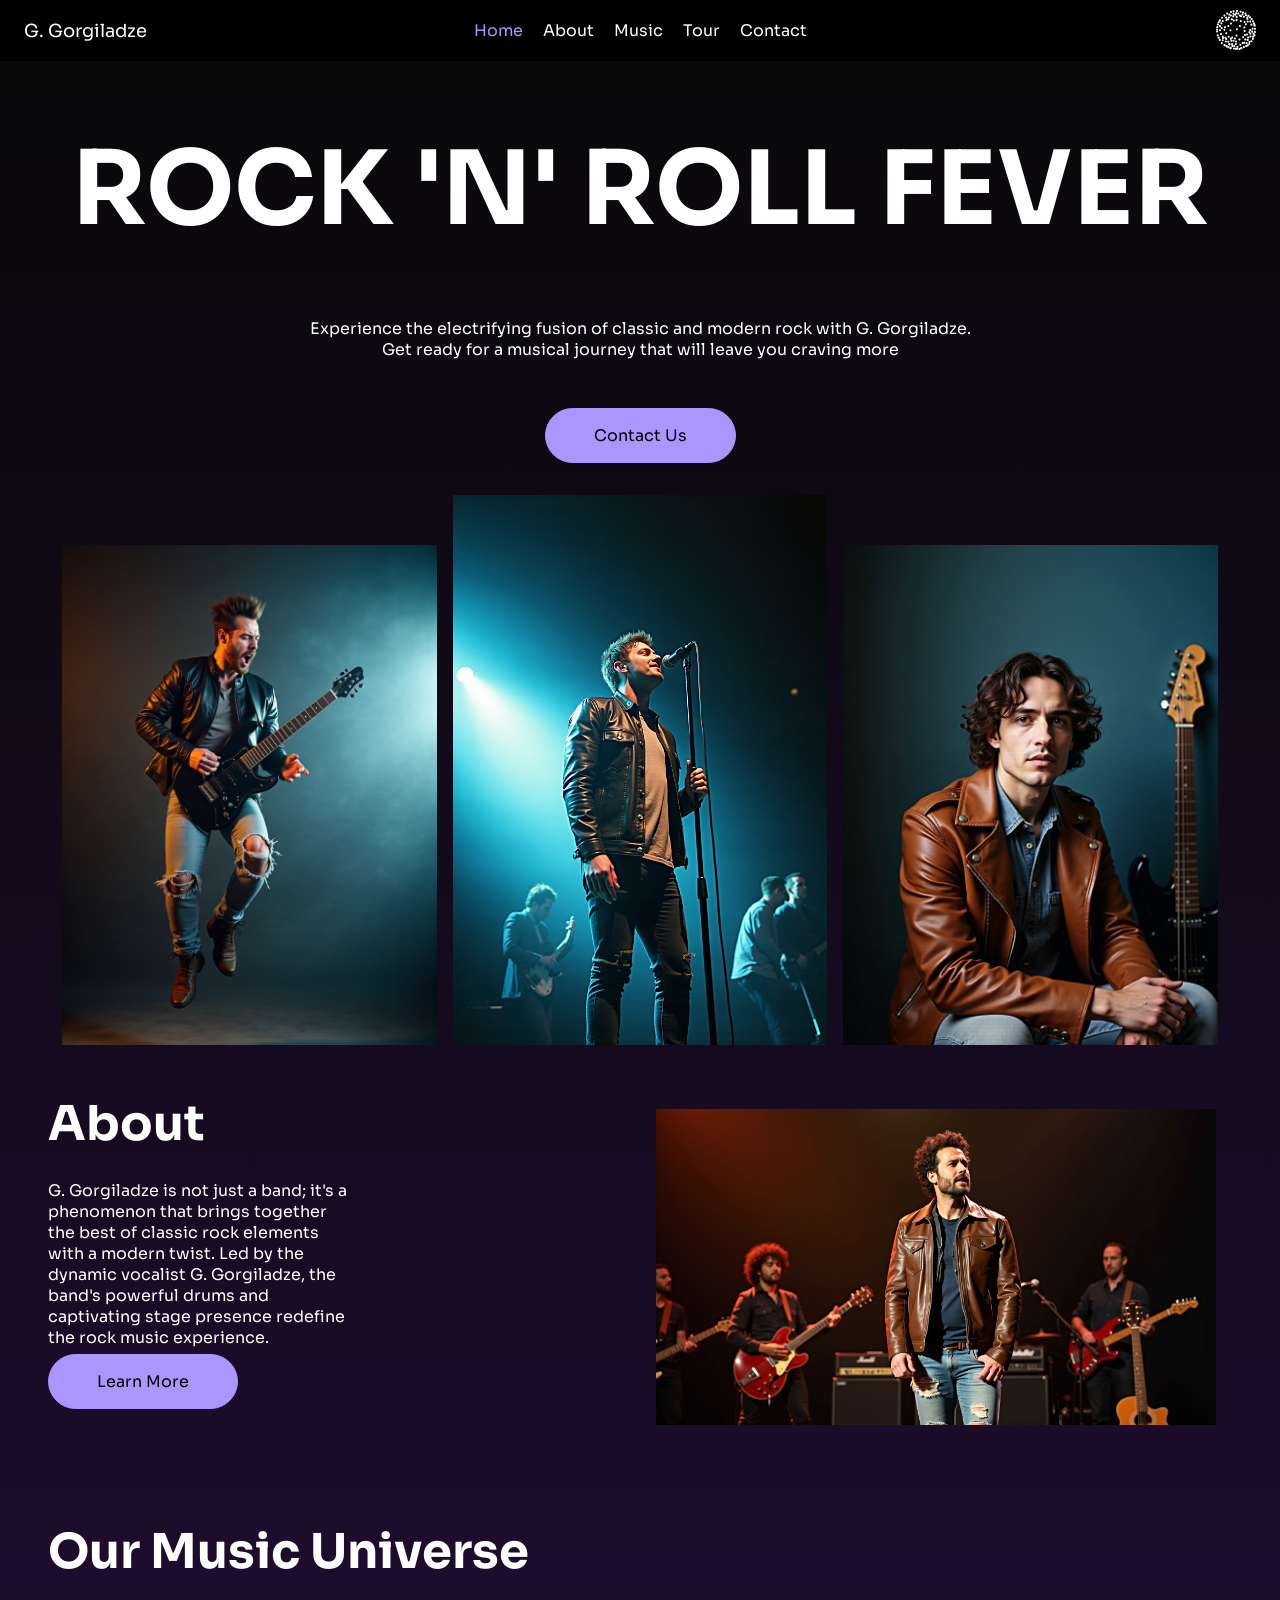
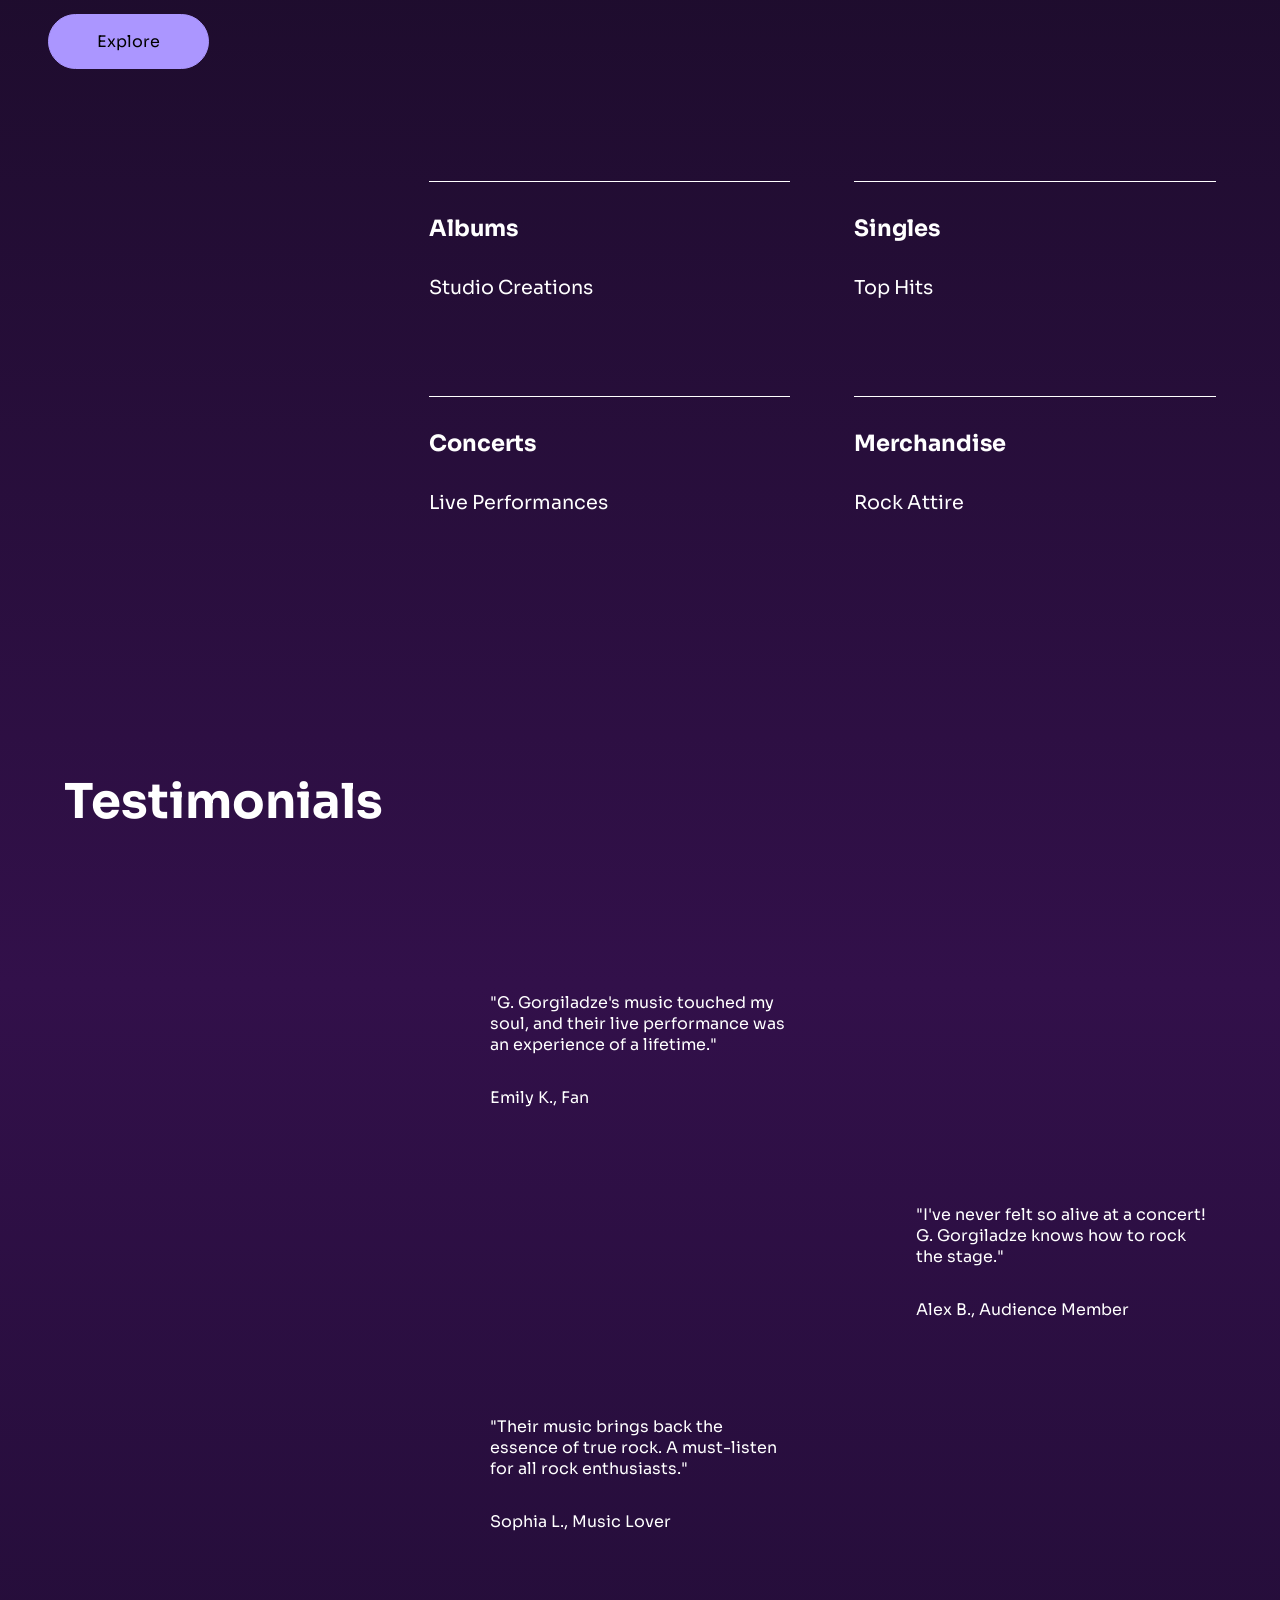
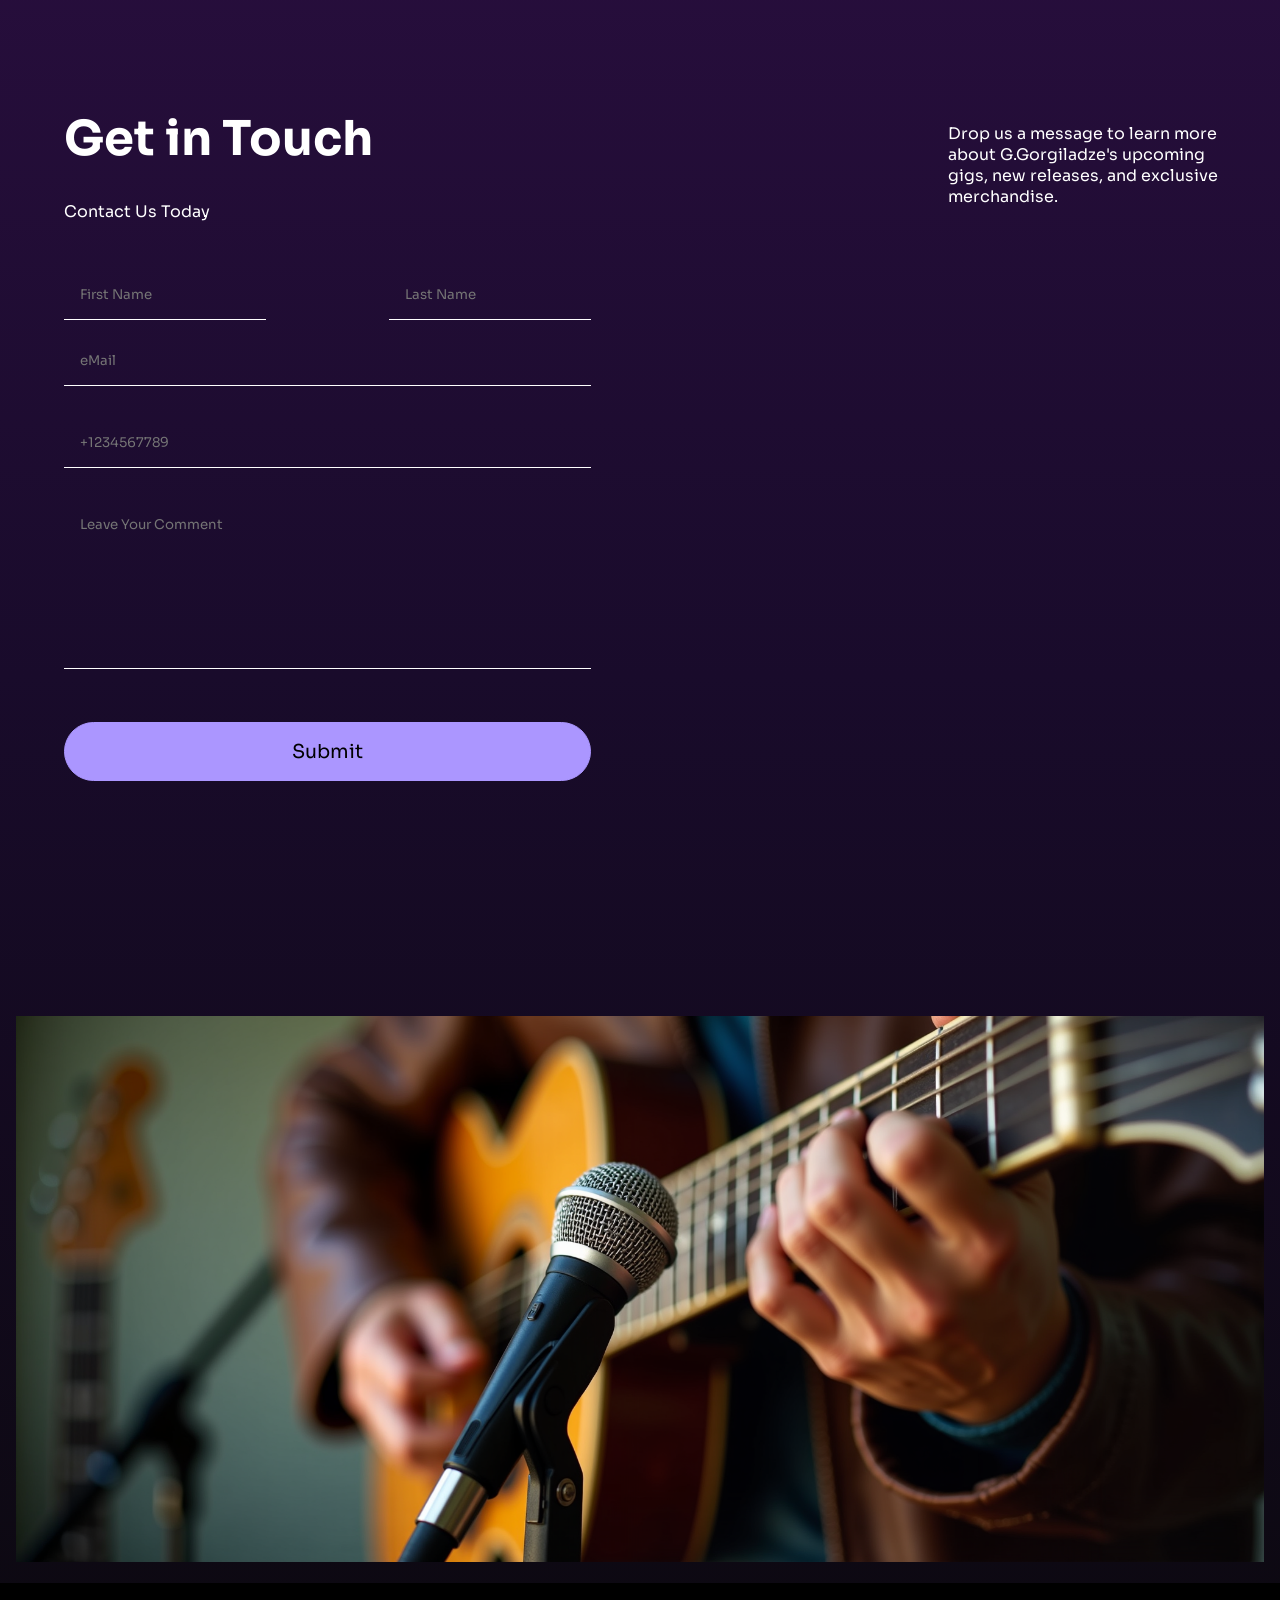
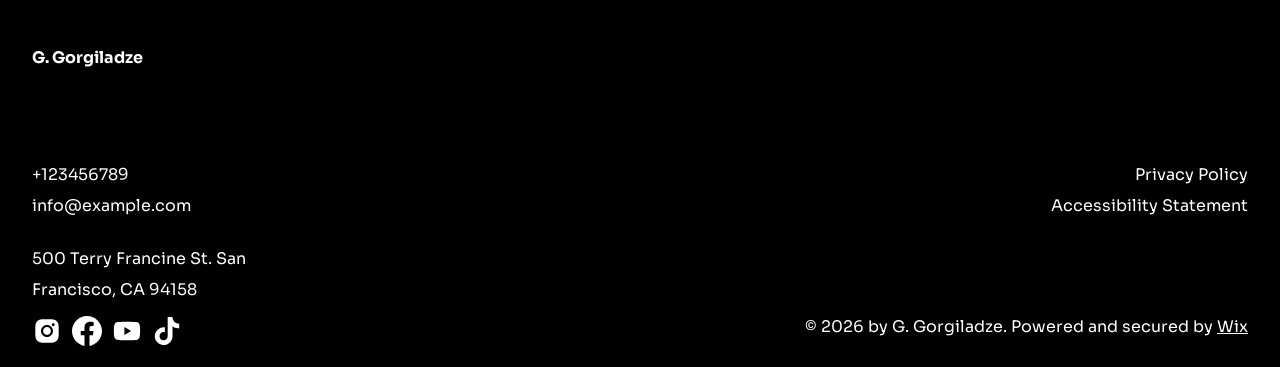
<file: index.html>
<!doctype html>
<html lang="en">
  <head>
    <meta charset="UTF-8" />
    <meta name="viewport" content="width=device-width, initial-scale=1.0" />
    <title>Rock 'N' Roll Fever | Homepage</title>
    <meta
      name="description"
      content="Discover the world of rock music with Rock 'N' Roll Fever. Explore legendary albums, iconic artists, upcoming concerts, and rock history."
    />

    <meta
      name="keywords"
      content="rock music, rock bands, legendary rock artists, rock albums, rock concerts, rock history, classic rock"
    />
    <link rel="stylesheet" href="./styles/style.css" />
    <link rel="stylesheet" href="./styles/home.css" />
  </head>
  <body>
    <header class="header">
      <div class="name">
        <a href="index.html">G. Gorgiladze</a>
      </div>
      <nav class="navbar" id="navbar">
        <a href="./index.html" class="home active"> Home </a>
        <a href="./pages/about.html" class="about">About</a>
        <a href="./pages/music.html" class="music">Music</a>
        <a href="./pages/tour.html" class="tour">Tour</a>
        <a href="./pages/contact.html" class="contact">Contact</a>
      </nav>

      <button class="hamburger-btn" id="hamburger">
        <span class="hamburger-line"></span>
        <span class="hamburger-line"></span>
        <span class="hamburger-line"></span>
      </button>

      <div class="logo-container">
        <a href="./index.html">
          <svg
            preserveAspectRatio="none"
            data-bbox="20.001 20.001 159.998 159.998"
            viewBox="20.001 20.001 159.998 159.998"
            height="40"
            width="40"
            xmlns="http://www.w3.org/2000/svg"
            data-type="color"
            role="presentation"
            aria-hidden="true"
            aria-label=""
          >
            <defs>
              <style>
                #comp-m8bzujiv svg [data-color="1"] {
                  fill: #ffffff;
                }
              </style>
            </defs>
            <g>
              <path
                fill="#ffffff"
                d="M39.724 61.018c0 2.279-1.857 4.126-4.148 4.126-2.29 0-4.148-1.847-4.148-4.126 0-2.279 1.857-4.126 4.148-4.126 2.29 0 4.148 1.847 4.148 4.126z"
                data-color="1"
              ></path>
              <path
                fill="#ffffff"
                d="M28.297 97.723c0 2.279-1.857 4.126-4.148 4.126-2.29 0-4.148-1.847-4.148-4.126 0-2.279 1.857-4.126 4.148-4.126 2.29 0 4.148 1.847 4.148 4.126z"
                data-color="1"
              ></path>
              <path
                fill="#ffffff"
                d="M28.474 106.453c0 2.279-1.857 4.126-4.148 4.126-2.29 0-4.148-1.847-4.148-4.126 0-2.279 1.857-4.126 4.148-4.126 2.29 0 4.148 1.847 4.148 4.126z"
                data-color="1"
              ></path>
              <path
                fill="#ffffff"
                d="M30.931 121.193c0 2.279-1.857 4.126-4.148 4.126-2.29 0-4.148-1.847-4.148-4.126 0-2.279 1.857-4.126 4.148-4.126 2.29 0 4.148 1.847 4.148 4.126z"
                data-color="1"
              ></path>
              <path
                fill="#ffffff"
                d="M34.899 130.507c0 2.279-1.857 4.126-4.148 4.126-2.29 0-4.148-1.847-4.148-4.126 0-2.279 1.857-4.126 4.148-4.126 2.29 0 4.148 1.847 4.148 4.126z"
                data-color="1"
              ></path>
              <path
                fill="#ffffff"
                d="M47.437 151.662c0 2.279-1.857 4.126-4.148 4.126-2.29 0-4.148-1.847-4.148-4.126 0-2.279 1.857-4.126 4.148-4.126 2.29 0 4.148 1.847 4.148 4.126z"
                data-color="1"
              ></path>
              <path
                fill="#ffffff"
                d="M58.229 160.503c0 2.279-1.857 4.126-4.148 4.126-2.29 0-4.148-1.847-4.148-4.126 0-2.279 1.857-4.126 4.148-4.126 2.29 0 4.148 1.847 4.148 4.126z"
                data-color="1"
              ></path>
              <path
                fill="#ffffff"
                d="M67.434 166.028c0 2.279-1.857 4.126-4.148 4.126-2.29 0-4.148-1.847-4.148-4.126 0-2.279 1.857-4.126 4.148-4.126 2.29 0 4.148 1.847 4.148 4.126z"
                data-color="1"
              ></path>
              <path
                fill="#ffffff"
                d="M82.194 172.659c0 2.279-1.857 4.126-4.148 4.126-2.29 0-4.148-1.847-4.148-4.126 0-2.279 1.857-4.126 4.148-4.126 2.29 0 4.148 1.847 4.148 4.126z"
                data-color="1"
              ></path>
              <path
                fill="#ffffff"
                d="M77.909 156.398c0 2.279-1.857 4.126-4.148 4.126-2.29 0-4.148-1.847-4.148-4.126 0-2.279 1.857-4.126 4.148-4.126 2.29 0 4.148 1.847 4.148 4.126z"
                data-color="1"
              ></path>
              <path
                fill="#ffffff"
                d="M73.306 147.4c0 2.279-1.857 4.126-4.148 4.126-2.29 0-4.148-1.847-4.148-4.126 0-2.279 1.857-4.126 4.148-4.126 2.29 0 4.148 1.847 4.148 4.126z"
                data-color="1"
              ></path>
              <path
                fill="#ffffff"
                d="M63.466 145.979c0 2.279-1.857 4.126-4.148 4.126-2.29 0-4.148-1.847-4.148-4.126 0-2.279 1.857-4.126 4.148-4.126 2.29 0 4.148 1.847 4.148 4.126z"
                data-color="1"
              ></path>
              <path
                fill="#ffffff"
                d="M51.087 141.243c0 2.279-1.857 4.126-4.148 4.126-2.29 0-4.148-1.847-4.148-4.126 0-2.279 1.857-4.126 4.148-4.126 2.29 0 4.148 1.847 4.148 4.126z"
                data-color="1"
              ></path>
              <path
                fill="#ffffff"
                d="M52.198 131.613c0 2.279-1.857 4.126-4.148 4.126-2.29 0-4.148-1.847-4.148-4.126 0-2.279 1.857-4.126 4.148-4.126 2.29 0 4.148 1.847 4.148 4.126z"
                data-color="1"
              ></path>
              <path
                fill="#ffffff"
                d="M50.928 125.771c0 2.279-1.857 4.126-4.148 4.126-2.29 0-4.148-1.847-4.148-4.126 0-2.279 1.857-4.126 4.148-4.126 2.29 0 4.148 1.847 4.148 4.126z"
                data-color="1"
              ></path>
              <path
                fill="#ffffff"
                d="M65.371 112.984c0 2.279-1.857 4.126-4.148 4.126-2.29 0-4.148-1.847-4.148-4.126 0-2.279 1.857-4.126 4.148-4.126 2.29 0 4.148 1.847 4.148 4.126z"
                data-color="1"
              ></path>
              <path
                fill="#ffffff"
                d="M65.371 136.349c0 2.279-1.857 4.126-4.148 4.126-2.29 0-4.148-1.847-4.148-4.126 0-2.279 1.857-4.126 4.148-4.126 2.29 0 4.148 1.847 4.148 4.126z"
                data-color="1"
              ></path>
              <path
                fill="#ffffff"
                d="M83.622 134.612c0 2.279-1.857 4.126-4.148 4.126-2.29 0-4.148-1.847-4.148-4.126 0-2.279 1.857-4.126 4.148-4.126 2.29 0 4.148 1.847 4.148 4.126z"
                data-color="1"
              ></path>
              <path
                fill="#ffffff"
                d="M74.734 127.35c0 2.279-1.857 4.126-4.148 4.126-2.29 0-4.148-1.847-4.148-4.126 0-2.279 1.857-4.126 4.148-4.126 2.29 0 4.148 1.847 4.148 4.126z"
                data-color="1"
              ></path>
              <path
                fill="#ffffff"
                d="M81.876 101.301c0 2.279-1.857 4.126-4.148 4.126-2.29 0-4.148-1.847-4.148-4.126 0-2.279 1.857-4.126 4.148-4.126 2.29 0 4.148 1.847 4.148 4.126z"
                data-color="1"
              ></path>
              <path
                fill="#ffffff"
                d="M73.623 84.093c0 2.279-1.857 4.126-4.148 4.126-2.29 0-4.148-1.847-4.148-4.126 0-2.279 1.857-4.126 4.148-4.126 2.29 0 4.148 1.847 4.148 4.126z"
                data-color="1"
              ></path>
              <path
                fill="#ffffff"
                d="M60.133 89.303c0 2.279-1.857 4.126-4.148 4.126-2.29 0-4.148-1.847-4.148-4.126 0-2.279 1.857-4.126 4.148-4.126 2.29 0 4.148 1.847 4.148 4.126z"
                data-color="1"
              ></path>
              <path
                fill="#ffffff"
                d="M72.512 56.94c0 2.279-1.857 4.126-4.148 4.126-2.29 0-4.148-1.847-4.148-4.126 0-2.279 1.857-4.126 4.148-4.126 2.29 0 4.148 1.847 4.148 4.126z"
                data-color="1"
              ></path>
              <path
                fill="#ffffff"
                d="M57.594 99.407c0 2.279-1.857 4.126-4.148 4.126-2.29 0-4.148-1.847-4.148-4.126 0-2.279 1.857-4.126 4.148-4.126 2.29 0 4.148 1.847 4.148 4.126z"
                data-color="1"
              ></path>
              <path
                fill="#ffffff"
                d="M99.81 133.665c0 2.279-1.857 4.126-4.148 4.126-2.29 0-4.148-1.847-4.148-4.126 0-2.279 1.857-4.126 4.148-4.126 2.29 0 4.148 1.847 4.148 4.126z"
                data-color="1"
              ></path>
              <path
                fill="#ffffff"
                d="M88.542 156.398c0 2.279-1.857 4.126-4.148 4.126-2.29 0-4.148-1.847-4.148-4.126 0-2.279 1.857-4.126 4.148-4.126 2.29 0 4.148 1.847 4.148 4.126z"
                data-color="1"
              ></path>
              <path
                fill="#ffffff"
                d="M85.685 142.821c0 2.279-1.857 4.126-4.148 4.126-2.29 0-4.148-1.847-4.148-4.126 0-2.279 1.857-4.126 4.148-4.126 2.29 0 4.148 1.847 4.148 4.126z"
                data-color="1"
              ></path>
              <path
                fill="#ffffff"
                d="M103.143 155.767c0 2.279-1.857 4.126-4.148 4.126-2.29 0-4.148-1.847-4.148-4.126 0-2.279 1.857-4.126 4.148-4.126 2.29 0 4.148 1.847 4.148 4.126z"
                data-color="1"
              ></path>
              <path
                fill="#ffffff"
                d="M97.112 163.66c0 2.279-1.857 4.126-4.148 4.126-2.29 0-4.148-1.847-4.148-4.126 0-2.279 1.857-4.126 4.148-4.126 2.29 0 4.148 1.847 4.148 4.126z"
                data-color="1"
              ></path>
              <path
                fill="#ffffff"
                d="M96.16 174.238c0 2.279-1.857 4.126-4.148 4.126-2.29 0-4.148-1.847-4.148-4.126 0-2.279 1.857-4.126 4.148-4.126 2.29 0 4.148 1.847 4.148 4.126z"
                data-color="1"
              ></path>
              <path
                fill="#ffffff"
                d="M108.698 174.553c0 2.279-1.857 4.126-4.148 4.126-2.29 0-4.148-1.847-4.148-4.126 0-2.279 1.857-4.126 4.148-4.126 2.29 0 4.148 1.847 4.148 4.126z"
                data-color="1"
              ></path>
              <path
                fill="#ffffff"
                d="M124.251 172.659c0 2.279-1.857 4.126-4.148 4.126-2.29 0-4.148-1.847-4.148-4.126 0-2.279 1.857-4.126 4.148-4.126 2.29 0 4.148 1.847 4.148 4.126z"
                data-color="1"
              ></path>
              <path
                fill="#ffffff"
                d="M39.501 139.506c0 2.279-1.857 4.126-4.148 4.126-2.29 0-4.148-1.847-4.148-4.126 0-2.279 1.857-4.126 4.148-4.126 2.29 0 4.148 1.847 4.148 4.126z"
                data-color="1"
              ></path>
              <path
                fill="#ffffff"
                d="M44.263 116.299c0 2.279-1.857 4.126-4.148 4.126-2.29 0-4.148-1.847-4.148-4.126 0-2.279 1.857-4.126 4.148-4.126 2.29 0 4.148 1.847 4.148 4.126z"
                data-color="1"
              ></path>
              <path
                fill="#ffffff"
                d="M40.136 100.67c0 2.279-1.857 4.126-4.148 4.126-2.29 0-4.148-1.847-4.148-4.126 0-2.279 1.857-4.126 4.148-4.126 2.29 0 4.148 1.847 4.148 4.126z"
                data-color="1"
              ></path>
              <path
                fill="#ffffff"
                d="M46.961 92.303c0 2.279-1.857 4.126-4.148 4.126-2.29 0-4.148-1.847-4.148-4.126 0-2.279 1.857-4.126 4.148-4.126 2.29 0 4.148 1.847 4.148 4.126z"
                data-color="1"
              ></path>
              <path
                fill="#ffffff"
                d="M39.819 84.567c0 2.279-1.857 4.126-4.148 4.126-2.29 0-4.148-1.847-4.148-4.126 0-2.279 1.857-4.126 4.148-4.126 2.29 0 4.148 1.847 4.148 4.126z"
                data-color="1"
              ></path>
              <path
                fill="#ffffff"
                d="M45.691 72.885c0 2.279-1.857 4.126-4.148 4.126-2.29 0-4.148-1.847-4.148-4.126 0-2.279 1.857-4.126 4.148-4.126 2.29 0 4.148 1.847 4.148 4.126z"
                data-color="1"
              ></path>
              <path
                fill="#ffffff"
                d="M34.687 69.301c0 2.279-1.857 4.126-4.148 4.126-2.29 0-4.148-1.847-4.148-4.126 0-2.279 1.857-4.126 4.148-4.126 2.29 0 4.148 1.847 4.148 4.126z"
                data-color="1"
              ></path>
              <path
                fill="#ffffff"
                d="M31.891 77.899c0 2.279-1.857 4.126-4.148 4.126-2.29 0-4.148-1.847-4.148-4.126 0-2.279 1.857-4.126 4.148-4.126 2.29 0 4.148 1.847 4.148 4.126z"
                data-color="1"
              ></path>
              <path
                fill="#ffffff"
                d="M29.193 88.003c0 2.279-1.857 4.126-4.148 4.126-2.29 0-4.148-1.847-4.148-4.126 0-2.279 1.857-4.126 4.148-4.126 2.29 0 4.148 1.847 4.148 4.126z"
                data-color="1"
              ></path>
              <path
                fill="#ffffff"
                d="M178.16 82.797c0 2.279-1.857 4.126-4.148 4.126-2.29 0-4.148-1.847-4.148-4.126 0-2.279 1.857-4.126 4.148-4.126 2.29 0 4.148 1.847 4.148 4.126z"
                data-color="1"
              ></path>
              <path
                fill="#ffffff"
                d="M160.148 48.805c0 2.279-1.857 4.126-4.148 4.126-2.29 0-4.148-1.847-4.148-4.126 0-2.279 1.857-4.126 4.148-4.126 2.29 0 4.148 1.847 4.148 4.126z"
                data-color="1"
              ></path>
              <path
                fill="#ffffff"
                d="M153.817 42.757c0 2.279-1.857 4.126-4.148 4.126-2.29 0-4.148-1.847-4.148-4.126 0-2.279 1.857-4.126 4.148-4.126 2.29 0 4.148 1.847 4.148 4.126z"
                data-color="1"
              ></path>
              <path
                fill="#ffffff"
                d="M141.602 34.062c0 2.279-1.857 4.126-4.148 4.126-2.29 0-4.148-1.847-4.148-4.126 0-2.279 1.857-4.126 4.148-4.126 2.29 0 4.148 1.847 4.148 4.126z"
                data-color="1"
              ></path>
              <path
                fill="#ffffff"
                d="M132.175 30.266c0 2.279-1.857 4.126-4.148 4.126-2.29 0-4.148-1.847-4.148-4.126 0-2.279 1.857-4.126 4.148-4.126 2.29 0 4.148 1.847 4.148 4.126z"
                data-color="1"
              ></path>
              <path
                fill="#ffffff"
                d="M108.271 24.127c0 2.279-1.857 4.126-4.148 4.126-2.29 0-4.148-1.847-4.148-4.126 0-2.279 1.857-4.126 4.148-4.126 2.29 0 4.148 1.847 4.148 4.126z"
                data-color="1"
              ></path>
              <path
                fill="#ffffff"
                d="M94.356 25.466c0 2.279-1.857 4.126-4.148 4.126-2.29 0-4.148-1.847-4.148-4.126 0-2.279 1.857-4.126 4.148-4.126 2.29 0 4.148 1.847 4.148 4.126z"
                data-color="1"
              ></path>
              <path
                fill="#ffffff"
                d="M83.919 28.034c0 2.279-1.857 4.126-4.148 4.126-2.29 0-4.148-1.847-4.148-4.126 0-2.279 1.857-4.126 4.148-4.126 2.29 0 4.148 1.847 4.148 4.126z"
                data-color="1"
              ></path>
              <path
                fill="#ffffff"
                d="M68.769 33.727c0 2.279-1.857 4.126-4.148 4.126-2.29 0-4.148-1.847-4.148-4.126 0-2.279 1.857-4.126 4.148-4.126 2.29 0 4.148 1.847 4.148 4.126z"
                data-color="1"
              ></path>
              <path
                fill="#ffffff"
                d="M83.358 42.211c0 2.279-1.857 4.126-4.148 4.126-2.29 0-4.148-1.847-4.148-4.126 0-2.279 1.857-4.126 4.148-4.126 2.29 0 4.148 1.847 4.148 4.126z"
                data-color="1"
              ></path>
              <path
                fill="#ffffff"
                d="M77.327 37.79c0 2.279-1.857 4.126-4.148 4.126-2.29 0-4.148-1.847-4.148-4.126 0-2.279 1.857-4.126 4.148-4.126 2.29 0 4.148 1.847 4.148 4.126z"
                data-color="1"
              ></path>
              <path
                fill="#ffffff"
                d="M93.009 45.337c0 2.279-1.857 4.126-4.148 4.126-2.29 0-4.148-1.847-4.148-4.126 0-2.279 1.857-4.126 4.148-4.126 2.29 0 4.148 1.847 4.148 4.126z"
                data-color="1"
              ></path>
              <path
                fill="#ffffff"
                d="M100.977 39.42c0 2.279-1.857 4.126-4.148 4.126-2.29 0-4.148-1.847-4.148-4.126 0-2.279 1.857-4.126 4.148-4.126 2.29 0 4.148 1.847 4.148 4.126z"
                data-color="1"
              ></path>
              <path
                fill="#ffffff"
                d="M93.994 35c0 2.279-1.857 4.126-4.148 4.126-2.29 0-4.148-1.847-4.148-4.126 0-2.279 1.857-4.126 4.148-4.126 2.29 0 4.148 1.847 4.148 4.126z"
                data-color="1"
              ></path>
              <path
                fill="#ffffff"
                d="M113.097 34.062c0 2.279-1.857 4.126-4.148 4.126-2.29 0-4.148-1.847-4.148-4.126 0-2.279 1.857-4.126 4.148-4.126 2.29 0 4.148 1.847 4.148 4.126z"
                data-color="1"
              ></path>
              <path
                fill="#ffffff"
                d="M105.162 33.43c0 2.279-1.857 4.126-4.148 4.126-2.29 0-4.148-1.847-4.148-4.126 0-2.279 1.857-4.126 4.148-4.126 2.29 0 4.148 1.847 4.148 4.126z"
                data-color="1"
              ></path>
              <path
                fill="#ffffff"
                d="M119.157 41.653c0 2.279-1.857 4.126-4.148 4.126-2.29 0-4.148-1.847-4.148-4.126 0-2.279 1.857-4.126 4.148-4.126 2.29 0 4.148 1.847 4.148 4.126z"
                data-color="1"
              ></path>
              <path
                fill="#ffffff"
                d="M124.207 44.89c0 2.279-1.857 4.126-4.148 4.126-2.29 0-4.148-1.847-4.148-4.126 0-2.279 1.857-4.126 4.148-4.126 2.29 0 4.148 1.847 4.148 4.126z"
                data-color="1"
              ></path>
              <path
                fill="#ffffff"
                d="M123.085 64.091c0 2.279-1.857 4.126-4.148 4.126-2.29 0-4.148-1.847-4.148-4.126 0-2.279 1.857-4.126 4.148-4.126 2.29 0 4.148 1.847 4.148 4.126z"
                data-color="1"
              ></path>
              <path
                fill="#ffffff"
                d="M106.476 47.569c0 2.279-1.857 4.126-4.148 4.126-2.29 0-4.148-1.847-4.148-4.126 0-2.279 1.857-4.126 4.148-4.126 2.29 0 4.148 1.847 4.148 4.126z"
                data-color="1"
              ></path>
              <path
                fill="#ffffff"
                d="M94.805 61.635c0 2.279-1.857 4.126-4.148 4.126-2.29 0-4.148-1.847-4.148-4.126 0-2.279 1.857-4.126 4.148-4.126 2.29 0 4.148 1.847 4.148 4.126z"
                data-color="1"
              ></path>
              <path
                fill="#ffffff"
                d="M106.251 60.518c0 2.279-1.857 4.126-4.148 4.126-2.29 0-4.148-1.847-4.148-4.126 0-2.279 1.857-4.126 4.148-4.126 2.29 0 4.148 1.847 4.148 4.126z"
                data-color="1"
              ></path>
              <path
                fill="#ffffff"
                d="M119.718 83.961c0 2.279-1.857 4.126-4.148 4.126-2.29 0-4.148-1.847-4.148-4.126 0-2.279 1.857-4.126 4.148-4.126 2.29 0 4.148 1.847 4.148 4.126z"
                data-color="1"
              ></path>
              <path
                fill="#ffffff"
                d="M137.786 90.324c0 2.279-1.857 4.126-4.148 4.126-2.29 0-4.148-1.847-4.148-4.126 0-2.279 1.857-4.126 4.148-4.126 2.29 0 4.148 1.847 4.148 4.126z"
                data-color="1"
              ></path>
              <path
                fill="#ffffff"
                d="M143.622 77.152c0 2.279-1.857 4.126-4.148 4.126-2.29 0-4.148-1.847-4.148-4.126 0-2.279 1.857-4.126 4.148-4.126 2.29 0 4.148 1.847 4.148 4.126z"
                data-color="1"
              ></path>
              <path
                fill="#ffffff"
                d="M157.874 108.743c0 2.279-1.857 4.126-4.148 4.126-2.29 0-4.148-1.847-4.148-4.126 0-2.279 1.857-4.126 4.148-4.126 2.29 0 4.148 1.847 4.148 4.126z"
                data-color="1"
              ></path>
              <path
                fill="#ffffff"
                d="M138.235 68.221c0 2.279-1.857 4.126-4.148 4.126-2.29 0-4.148-1.847-4.148-4.126 0-2.279 1.857-4.126 4.148-4.126 2.29 0 4.148 1.847 4.148 4.126z"
                data-color="1"
              ></path>
              <path
                fill="#ffffff"
                d="M84.031 73.691c0 2.279-1.857 4.126-4.148 4.126-2.29 0-4.148-1.847-4.148-4.126 0-2.279 1.857-4.126 4.148-4.126 2.29 0 4.148 1.847 4.148 4.126z"
                data-color="1"
              ></path>
              <path
                fill="#ffffff"
                d="M75.839 49.69c0 2.279-1.857 4.126-4.148 4.126-2.29 0-4.148-1.847-4.148-4.126 0-2.279 1.857-4.126 4.148-4.126 2.29 0 4.148 1.847 4.148 4.126z"
                data-color="1"
              ></path>
              <path
                fill="#ffffff"
                d="M87.51 57.281c0 2.279-1.857 4.126-4.148 4.126-2.29 0-4.148-1.847-4.148-4.126 0-2.279 1.857-4.126 4.148-4.126 2.29 0 4.148 1.847 4.148 4.126z"
                data-color="1"
              ></path>
              <path
                fill="#ffffff"
                d="M65.963 60.407c0 2.279-1.857 4.126-4.148 4.126-2.29 0-4.148-1.847-4.148-4.126 0-2.279 1.857-4.126 4.148-4.126 2.29 0 4.148 1.847 4.148 4.126z"
                data-color="1"
              ></path>
              <path
                fill="#ffffff"
                d="M64.617 50.583c0 2.279-1.857 4.126-4.148 4.126-2.29 0-4.148-1.847-4.148-4.126 0-2.279 1.857-4.126 4.148-4.126 2.29 0 4.148 1.847 4.148 4.126z"
                data-color="1"
              ></path>
              <path
                fill="#ffffff"
                d="M57.771 42.434c0 2.279-1.857 4.126-4.148 4.126-2.29 0-4.148-1.847-4.148-4.126 0-2.279 1.857-4.126 4.148-4.126 2.29 0 4.148 1.847 4.148 4.126z"
                data-color="1"
              ></path>
              <path
                fill="#ffffff"
                d="M48.681 51.03c0 2.279-1.857 4.126-4.148 4.126-2.29 0-4.148-1.847-4.148-4.126 0-2.279 1.857-4.126 4.148-4.126 2.29 0 4.148 1.847 4.148 4.126z"
                data-color="1"
              ></path>
              <path
                fill="#ffffff"
                d="M51.538 63.659c0 2.279-1.857 4.126-4.148 4.126-2.29 0-4.148-1.847-4.148-4.126 0-2.279 1.857-4.126 4.148-4.126 2.29 0 4.148 1.847 4.148 4.126z"
                data-color="1"
              ></path>
              <path
                fill="#ffffff"
                d="M39.03 63.309c0 2.279-1.857 4.126-4.148 4.126-2.29 0-4.148-1.847-4.148-4.126 0-2.279 1.857-4.126 4.148-4.126 2.29 0 4.148 1.847 4.148 4.126z"
                data-color="1"
              ></path>
              <path
                fill="#ffffff"
                d="M122.524 27.141c0 2.279-1.857 4.126-4.148 4.126-2.29 0-4.148-1.847-4.148-4.126 0-2.279 1.857-4.126 4.148-4.126 2.29 0 4.148 1.847 4.148 4.126z"
                data-color="1"
              ></path>
              <path
                fill="#ffffff"
                d="M135.654 46.899c0 2.279-1.857 4.126-4.148 4.126-2.29 0-4.148-1.847-4.148-4.126 0-2.279 1.857-4.126 4.148-4.126 2.29 0 4.148 1.847 4.148 4.126z"
                data-color="1"
              ></path>
              <path
                fill="#ffffff"
                d="M149.682 55.049c0 2.279-1.857 4.126-4.148 4.126-2.29 0-4.148-1.847-4.148-4.126 0-2.279 1.857-4.126 4.148-4.126 2.29 0 4.148 1.847 4.148 4.126z"
                data-color="1"
              ></path>
              <path
                fill="#ffffff"
                d="M149.682 49.681c0 2.279-1.857 4.126-4.148 4.126-2.29 0-4.148-1.847-4.148-4.126 0-2.279 1.857-4.126 4.148-4.126 2.29 0 4.148 1.847 4.148 4.126z"
                data-color="1"
              ></path>
              <path
                fill="#ffffff"
                d="M143.975 40.909c0 2.279-1.857 4.126-4.148 4.126-2.29 0-4.148-1.847-4.148-4.126 0-2.279 1.857-4.126 4.148-4.126 2.29 0 4.148 1.847 4.148 4.126z"
                data-color="1"
              ></path>
              <path
                fill="#ffffff"
                d="M129.984 38.328c0 2.279-1.857 4.126-4.148 4.126-2.29 0-4.148-1.847-4.148-4.126 0-2.279 1.857-4.126 4.148-4.126 2.29 0 4.148 1.847 4.148 4.126z"
                data-color="1"
              ></path>
              <path
                fill="#ffffff"
                d="M150.804 65.765c0 2.279-1.857 4.126-4.148 4.126-2.29 0-4.148-1.847-4.148-4.126 0-2.279 1.857-4.126 4.148-4.126 2.29 0 4.148 1.847 4.148 4.126z"
                data-color="1"
              ></path>
              <path
                fill="#ffffff"
                d="M161.353 66.212c0 2.279-1.857 4.126-4.148 4.126-2.29 0-4.148-1.847-4.148-4.126 0-2.279 1.857-4.126 4.148-4.126 2.29 0 4.148 1.847 4.148 4.126z"
                data-color="1"
              ></path>
              <path
                fill="#ffffff"
                d="M165.505 78.603c0 2.279-1.857 4.126-4.148 4.126-2.29 0-4.148-1.847-4.148-4.126 0-2.279 1.857-4.126 4.148-4.126 2.29 0 4.148 1.847 4.148 4.126z"
                data-color="1"
              ></path>
              <path
                fill="#ffffff"
                d="M175.834 73.397c0 2.279-1.857 4.126-4.148 4.126-2.29 0-4.148-1.847-4.148-4.126 0-2.279 1.857-4.126 4.148-4.126 2.29 0 4.148 1.847 4.148 4.126z"
                data-color="1"
              ></path>
              <path
                fill="#ffffff"
                d="M171.698 65.35c0 2.279-1.857 4.126-4.148 4.126-2.29 0-4.148-1.847-4.148-4.126 0-2.279 1.857-4.126 4.148-4.126 2.29 0 4.148 1.847 4.148 4.126z"
                data-color="1"
              ></path>
              <path
                fill="#ffffff"
                d="M166.424 56.308c0 2.279-1.857 4.126-4.148 4.126-2.29 0-4.148-1.847-4.148-4.126 0-2.279 1.857-4.126 4.148-4.126 2.29 0 4.148 1.847 4.148 4.126z"
                data-color="1"
              ></path>
              <path
                fill="#ffffff"
                d="M65.863 163.654c0 2.279-1.857 4.126-4.148 4.126-2.29 0-4.148-1.847-4.148-4.126 0-2.279 1.857-4.126 4.148-4.126 2.29 0 4.148 1.847 4.148 4.126z"
                data-color="1"
              ></path>
              <path
                fill="#ffffff"
                d="M102.762 175.02c0 2.279-1.857 4.126-4.148 4.126-2.29 0-4.148-1.847-4.148-4.126 0-2.279 1.857-4.126 4.148-4.126 2.29 0 4.148 1.847 4.148 4.126z"
                data-color="1"
              ></path>
              <path
                fill="#ffffff"
                d="M109.951 166.951c0 2.279-1.857 4.126-4.148 4.126-2.29 0-4.148-1.847-4.148-4.126 0-2.279 1.857-4.126 4.148-4.126 2.29 0 4.148 1.847 4.148 4.126z"
                data-color="1"
              ></path>
              <path
                fill="#ffffff"
                d="M126.356 172.4c0 2.279-1.857 4.126-4.148 4.126-2.29 0-4.148-1.847-4.148-4.126 0-2.279 1.857-4.126 4.148-4.126 2.29 0 4.148 1.847 4.148 4.126z"
                data-color="1"
              ></path>
              <path
                fill="#ffffff"
                d="M135.72 168.454c0 2.279-1.857 4.126-4.148 4.126-2.29 0-4.148-1.847-4.148-4.126 0-2.279 1.857-4.126 4.148-4.126 2.29 0 4.148 1.847 4.148 4.126z"
                data-color="1"
              ></path>
              <path
                fill="#ffffff"
                d="M156.987 155.982c0 2.279-1.857 4.126-4.148 4.126-2.29 0-4.148-1.847-4.148-4.126 0-2.279 1.857-4.126 4.148-4.126 2.29 0 4.148 1.847 4.148 4.126z"
                data-color="1"
              ></path>
              <path
                fill="#ffffff"
                d="M165.875 145.247c0 2.279-1.857 4.126-4.148 4.126-2.29 0-4.148-1.847-4.148-4.126 0-2.279 1.857-4.126 4.148-4.126 2.29 0 4.148 1.847 4.148 4.126z"
                data-color="1"
              ></path>
              <path
                fill="#ffffff"
                d="M171.429 136.09c0 2.279-1.857 4.126-4.148 4.126-2.29 0-4.148-1.847-4.148-4.126 0-2.279 1.857-4.126 4.148-4.126 2.29 0 4.148 1.847 4.148 4.126z"
                data-color="1"
              ></path>
              <path
                fill="#ffffff"
                d="M178.095 121.408c0 2.279-1.857 4.126-4.148 4.126-2.29 0-4.148-1.847-4.148-4.126 0-2.279 1.857-4.126 4.148-4.126 2.29 0 4.148 1.847 4.148 4.126z"
                data-color="1"
              ></path>
              <path
                fill="#ffffff"
                d="M161.748 125.671c0 2.279-1.857 4.126-4.148 4.126-2.29 0-4.148-1.847-4.148-4.126 0-2.279 1.857-4.126 4.148-4.126 2.29 0 4.148 1.847 4.148 4.126z"
                data-color="1"
              ></path>
              <path
                fill="#ffffff"
                d="M172.54 126.618c0 2.279-1.857 4.126-4.148 4.126-2.29 0-4.148-1.847-4.148-4.126 0-2.279 1.857-4.126 4.148-4.126 2.29 0 4.148 1.847 4.148 4.126z"
                data-color="1"
              ></path>
              <path
                fill="#ffffff"
                d="M152.702 130.249c0 2.279-1.857 4.126-4.148 4.126-2.29 0-4.148-1.847-4.148-4.126 0-2.279 1.857-4.126 4.148-4.126 2.29 0 4.148 1.847 4.148 4.126z"
                data-color="1"
              ></path>
              <path
                fill="#ffffff"
                d="M151.273 140.037c0 2.279-1.857 4.126-4.148 4.126-2.29 0-4.148-1.847-4.148-4.126 0-2.279 1.857-4.126 4.148-4.126 2.29 0 4.148 1.847 4.148 4.126z"
                data-color="1"
              ></path>
              <path
                fill="#ffffff"
                d="M146.512 152.351c0 2.279-1.857 4.126-4.148 4.126-2.29 0-4.148-1.847-4.148-4.126 0-2.279 1.857-4.126 4.148-4.126 2.29 0 4.148 1.847 4.148 4.126z"
                data-color="1"
              ></path>
              <path
                fill="#ffffff"
                d="M150.639 161.507c0 2.279-1.857 4.126-4.148 4.126-2.29 0-4.148-1.847-4.148-4.126 0-2.279 1.857-4.126 4.148-4.126 2.29 0 4.148 1.847 4.148 4.126z"
                data-color="1"
              ></path>
              <path
                fill="#ffffff"
                d="M136.831 151.246c0 2.279-1.857 4.126-4.148 4.126-2.29 0-4.148-1.847-4.148-4.126 0-2.279 1.857-4.126 4.148-4.126 2.29 0 4.148 1.847 4.148 4.126z"
                data-color="1"
              ></path>
              <path
                fill="#ffffff"
                d="M130.959 152.509c0 2.279-1.857 4.126-4.148 4.126-2.29 0-4.148-1.847-4.148-4.126 0-2.279 1.857-4.126 4.148-4.126 2.29 0 4.148 1.847 4.148 4.126z"
                data-color="1"
              ></path>
              <path
                fill="#ffffff"
                d="M118.104 138.142c0 2.279-1.857 4.126-4.148 4.126-2.29 0-4.148-1.847-4.148-4.126 0-2.279 1.857-4.126 4.148-4.126 2.29 0 4.148 1.847 4.148 4.126z"
                data-color="1"
              ></path>
              <path
                fill="#ffffff"
                d="M141.592 138.142c0 2.279-1.857 4.126-4.148 4.126-2.29 0-4.148-1.847-4.148-4.126 0-2.279 1.857-4.126 4.148-4.126 2.29 0 4.148 1.847 4.148 4.126z"
                data-color="1"
              ></path>
              <path
                fill="#ffffff"
                d="M139.847 119.987c0 2.279-1.857 4.126-4.148 4.126-2.29 0-4.148-1.847-4.148-4.126 0-2.279 1.857-4.126 4.148-4.126 2.29 0 4.148 1.847 4.148 4.126z"
                data-color="1"
              ></path>
              <path
                fill="#ffffff"
                d="M132.546 128.828c0 2.279-1.857 4.126-4.148 4.126-2.29 0-4.148-1.847-4.148-4.126 0-2.279 1.857-4.126 4.148-4.126 2.29 0 4.148 1.847 4.148 4.126z"
                data-color="1"
              ></path>
              <path
                fill="#ffffff"
                d="M106.359 121.724c0 2.279-1.857 4.126-4.148 4.126-2.29 0-4.148-1.847-4.148-4.126 0-2.279 1.857-4.126 4.148-4.126 2.29 0 4.148 1.847 4.148 4.126z"
                data-color="1"
              ></path>
              <path
                fill="#ffffff"
                d="M89.06 129.933c0 2.279-1.857 4.126-4.148 4.126-2.29 0-4.148-1.847-4.148-4.126 0-2.279 1.857-4.126 4.148-4.126 2.29 0 4.148 1.847 4.148 4.126z"
                data-color="1"
              ></path>
              <path
                fill="#ffffff"
                d="M94.298 143.352c0 2.279-1.857 4.126-4.148 4.126-2.29 0-4.148-1.847-4.148-4.126 0-2.279 1.857-4.126 4.148-4.126 2.29 0 4.148 1.847 4.148 4.126z"
                data-color="1"
              ></path>
              <path
                fill="#ffffff"
                d="M61.763 131.038c0 2.279-1.857 4.126-4.148 4.126-2.29 0-4.148-1.847-4.148-4.126 0-2.279 1.857-4.126 4.148-4.126 2.29 0 4.148 1.847 4.148 4.126z"
                data-color="1"
              ></path>
              <path
                fill="#ffffff"
                d="M104.455 145.878c0 2.279-1.857 4.126-4.148 4.126-2.29 0-4.148-1.847-4.148-4.126 0-2.279 1.857-4.126 4.148-4.126 2.29 0 4.148 1.847 4.148 4.126z"
                data-color="1"
              ></path>
              <path
                fill="#ffffff"
                d="M138.894 103.884c0 2.279-1.857 4.126-4.148 4.126-2.29 0-4.148-1.847-4.148-4.126 0-2.279 1.857-4.126 4.148-4.126 2.29 0 4.148 1.847 4.148 4.126z"
                data-color="1"
              ></path>
              <path
                fill="#ffffff"
                d="M161.748 115.093c0 2.279-1.857 4.126-4.148 4.126-2.29 0-4.148-1.847-4.148-4.126 0-2.279 1.857-4.126 4.148-4.126 2.29 0 4.148 1.847 4.148 4.126z"
                data-color="1"
              ></path>
              <path
                fill="#ffffff"
                d="M148.099 117.935c0 2.279-1.857 4.126-4.148 4.126-2.29 0-4.148-1.847-4.148-4.126 0-2.279 1.857-4.126 4.148-4.126 2.29 0 4.148 1.847 4.148 4.126z"
                data-color="1"
              ></path>
              <path
                fill="#ffffff"
                d="M161.113 100.569c0 2.279-1.857 4.126-4.148 4.126-2.29 0-4.148-1.847-4.148-4.126 0-2.279 1.857-4.126 4.148-4.126 2.29 0 4.148 1.847 4.148 4.126z"
                data-color="1"
              ></path>
              <path
                fill="#ffffff"
                d="M169.049 106.568c0 2.279-1.857 4.126-4.148 4.126-2.29 0-4.148-1.847-4.148-4.126 0-2.279 1.857-4.126 4.148-4.126 2.29 0 4.148 1.847 4.148 4.126z"
                data-color="1"
              ></path>
              <path
                fill="#ffffff"
                d="M179.682 107.515c0 2.279-1.857 4.126-4.148 4.126-2.29 0-4.148-1.847-4.148-4.126 0-2.279 1.857-4.126 4.148-4.126 2.29 0 4.148 1.847 4.148 4.126z"
                data-color="1"
              ></path>
              <path
                fill="#ffffff"
                d="M179.999 95.044c0 2.279-1.857 4.126-4.148 4.126-2.29 0-4.148-1.847-4.148-4.126 0-2.279 1.857-4.126 4.148-4.126 2.29 0 4.148 1.847 4.148 4.126z"
                data-color="1"
              ></path>
              <path
                fill="#ffffff"
                d="M174.457 115.166c0 2.279-1.857 4.126-4.148 4.126-2.29 0-4.148-1.847-4.148-4.126 0-2.279 1.857-4.126 4.148-4.126 2.29 0 4.148 1.847 4.148 4.126z"
                data-color="1"
              ></path>
              <path
                fill="#ffffff"
                d="M170.477 95.359c0 2.279-1.857 4.126-4.148 4.126-2.29 0-4.148-1.847-4.148-4.126 0-2.279 1.857-4.126 4.148-4.126 2.29 0 4.148 1.847 4.148 4.126z"
                data-color="1"
              ></path>
              <path
                fill="#ffffff"
                d="M178.095 79.572c0 2.279-1.857 4.126-4.148 4.126-2.29 0-4.148-1.847-4.148-4.126 0-2.279 1.857-4.126 4.148-4.126 2.29 0 4.148 1.847 4.148 4.126z"
                data-color="1"
              ></path>
              <path
                fill="#ffffff"
                d="M144.766 163.875c0 2.279-1.857 4.126-4.148 4.126-2.29 0-4.148-1.847-4.148-4.126 0-2.279 1.857-4.126 4.148-4.126 2.29 0 4.148 1.847 4.148 4.126z"
                data-color="1"
              ></path>
              <path
                fill="#ffffff"
                d="M121.437 159.139c0 2.279-1.857 4.126-4.148 4.126-2.29 0-4.148-1.847-4.148-4.126 0-2.279 1.857-4.126 4.148-4.126 2.29 0 4.148 1.847 4.148 4.126z"
                data-color="1"
              ></path>
              <path
                fill="#ffffff"
                d="M118.104 175.873c0 2.279-1.857 4.126-4.148 4.126-2.29 0-4.148-1.847-4.148-4.126 0-2.279 1.857-4.126 4.148-4.126 2.29 0 4.148 1.847 4.148 4.126z"
                data-color="1"
              ></path>
              <path
                fill="#ffffff"
                d="M107.81 97.469c0 2.279-1.857 4.126-4.148 4.126-2.29 0-4.148-1.847-4.148-4.126 0-2.279 1.857-4.126 4.148-4.126 2.29 0 4.148 1.847 4.148 4.126z"
                data-color="1"
              ></path>
              <path
                fill="#ffffff"
                d="M89.536 163.56c0 2.279-1.857 4.126-4.148 4.126-2.29 0-4.148-1.847-4.148-4.126 0-2.279 1.857-4.126 4.148-4.126 2.29 0 4.148 1.847 4.148 4.126z"
                data-color="1"
              ></path>
              <path
                fill="#ffffff"
                d="M77.792 157.718c0 2.279-1.857 4.126-4.148 4.126-2.29 0-4.148-1.847-4.148-4.126 0-2.279 1.857-4.126 4.148-4.126 2.29 0 4.148 1.847 4.148 4.126z"
                data-color="1"
              ></path>
              <path
                fill="#ffffff"
                d="M74.189 168.664c0 2.279-1.857 4.126-4.148 4.126-2.29 0-4.148-1.847-4.148-4.126 0-2.279 1.857-4.126 4.148-4.126 2.29 0 4.148 1.847 4.148 4.126z"
                data-color="1"
              ></path>
              <path
                fill="#ffffff"
                d="M82.833 171.445c0 2.279-1.857 4.126-4.148 4.126-2.29 0-4.148-1.847-4.148-4.126 0-2.279 1.857-4.126 4.148-4.126 2.29 0 4.148 1.847 4.148 4.126z"
                data-color="1"
              ></path>
              <path
                fill="#ffffff"
                d="M158.313 147.795c0 2.279-1.857 4.126-4.148 4.126-2.29 0-4.148-1.847-4.148-4.126 0-2.279 1.857-4.126 4.148-4.126 2.29 0 4.148 1.847 4.148 4.126z"
                data-color="1"
              ></path>
            </g>
          </svg>
        </a>
      </div>
    </header>
    <section class="hero">
      <h1>Rock 'n' Roll Fever</h1>
      <h4>
        Experience the electrifying fusion of classic and modern rock with G.
        Gorgiladze. <br />
        Get ready for a musical journey that will leave you craving more
      </h4>
      <div class="main-btn" id="conact-us-btn">
        <a href="./pages/contact.html">Contact Us</a>
      </div>
      <div class="pic-container">
        <img src="./img/hero1.png" alt="a misician playing guitar" />
        <img src="./img/hero2.png" alt="a musician singing" />
        <img
          src="./img/hero3.png"
          alt="a musician sitting with guitar beside him"
        />
      </div>
    </section>

    <section class="about-section">
      <div class="about-grid">
        <h2>About</h2>
        <p>
          G. Gorgiladze is not just a band; it's a phenomenon that brings
          together the best of classic rock elements with a modern twist. Led by
          the dynamic vocalist G. Gorgiladze, the band's powerful drums and
          captivating stage presence redefine the rock music experience.
        </p>
        <div class="main-btn">
          <a href="./pages/about.html">Learn More</a>
        </div>
        <img
          src="./img/main-about.png"
          alt="musician standing, looking in the distance"
        />
      </div>
    </section>

    <section class="universe">
      <div class="row-1">
        <h2 class="universe-header">Our Music Universe</h2>
        <div class="main-btn"><a href="./pages/music.html">Explore</a></div>
      </div>
      <div class="row-2">
        <div class="row-2-grid">
          <div class="albums">
            <div class="section-line"></div>
            <h3 class="albums-name">
              <a href="./pages/albums.html">Albums</a>
            </h3>
            <p class="albums-subtext">Studio Creations</p>
          </div>
          <div class="singles">
            <div class="section-line"></div>
            <h3 class="singles-name">
              <a href="./pages/singles.html">Singles</a>
            </h3>
            <p class="singles-subtext">Top Hits</p>
          </div>
        </div>
      </div>

      <div class="row-2">
        <div class="row-2-grid">
          <div class="concerts">
            <div class="section-line"></div>
            <h3 class="concerts-name">
              <a href="./pages/live.html">Concerts</a>
            </h3>
            <p class="concerts-subtext">Live Performances</p>
          </div>
          <div class="merchandise">
            <div class="section-line"></div>
            <h3 class="merchandise-name">Merchandise</h3>
            <p class="merchandise-subtext">Rock Attire</p>
          </div>
        </div>
      </div>
    </section>

    <section class="testimonials">
      <h2 class="testimonials-header">Testimonials</h2>
      <div class="testimonials-col">
        <div class="testimonial">
          <p class="t-text">
            "G. Gorgiladze's music touched my soul, and their live performance
            was an experience of a lifetime."
          </p>
          <p class="t-name">Emily K., Fan</p>
        </div>
        <div class="testimonial">
          <p class="t-text">
            "I've never felt so alive at a concert! G. Gorgiladze knows how to
            rock the stage."
          </p>
          <p class="t-name">Alex B., Audience Member</p>
        </div>
        <div class="testimonial">
          <p class="t-text">
            "Their music brings back the essence of true rock. A must-listen for
            all rock enthusiasts."
          </p>
          <p class="t-name">Sophia L., Music Lover</p>
        </div>
      </div>
    </section>

    <section class="form">
      <div class="form-header-container">
        <h2 class="form-header">Get in Touch</h2>
        <p class="form-header-subtext">Contact Us Today</p>
      </div>
      <div class="form-text">
        <p>
          Drop us a message to learn more about G.Gorgiladze's upcoming gigs,
          new releases, and exclusive merchandise.
        </p>
      </div>
      <div class="form-container">
        <form class="get-in-touch-form">
          <div class="name-containter">
            <label for="firstname">
              <input
                type="text"
                name="firstname"
                id="firstname"
                placeholder="First Name"
                required
              />
            </label>
            <label for="lastname">
              <input
                type="text"
                name="lastname"
                id="lastname"
                placeholder="Last Name"
                required
              />
            </label>
          </div>
          <div class="email-container">
            <label for="email">
              <input
                type="email"
                name="email"
                id="email"
                placeholder="eMail"
                required
              />
            </label>
          </div>
          <div class="phone-container">
            <label for="phone">
              <input
                type="tel"
                id="phone"
                name="phone"
                placeholder="+1234567789"
              />
            </label>
          </div>
          <div class="comment-container">
            <label for="comment">
              <textarea
                name="comment"
                id="comment"
                placeholder="Leave Your Comment"
                rows="8"
                cols="60"
                required
              ></textarea>
            </label>
          </div>
          <div class="submit-btn">
            <button class="submit main-btn">Submit</button>
          </div>
        </form>
      </div>
    </section>

    <section class="last-pic">
      <img src="./img/main-last.png " alt="playing guitar near microphone" />
    </section>

    <footer class="footer">
      <h4 class="name-2"><a href="#top">G. Gorgiladze</a></h4>
      <div class="footer-info">
        <div class="footer-contact">
          <a href="tel:+123456789">+123456789</a>
          <a href="mailto:info@example.com">info@example.com</a>
        </div>

        <div class="footer-links">
          <a href="./pages/privacy.html">Privacy Policy</a>
          <a href="./pages/Accessibility.html">Accessibility Statement</a>
        </div>
      </div>
      <div class="footer-address">
        <p class="address-ln-1">500 Terry Francine St. San</p>
        <p class="address-ln-2">Francisco, CA 94158</p>
      </div>
      <div class="last-row">
        <div class="social">
          <a href="https://www.instagram.com/">
            <svg
              class="instagram"
              xmlns="http://www.w3.org/2000/svg"
              width="1em"
              height="1em"
              viewBox="0 0 1024 1024"
            >
              <path d="M0 0h1024v1024H0z" fill="none" />
              <path
                fill="currentColor"
                d="M512 378.7c-73.4 0-133.3 59.9-133.3 133.3S438.6 645.3 512 645.3S645.3 585.4 645.3 512S585.4 378.7 512 378.7M911.8 512c0-55.2.5-109.9-2.6-165c-3.1-64-17.7-120.8-64.5-167.6c-46.9-46.9-103.6-61.4-167.6-64.5c-55.2-3.1-109.9-2.6-165-2.6c-55.2 0-109.9-.5-165 2.6c-64 3.1-120.8 17.7-167.6 64.5C132.6 226.3 118.1 283 115 347c-3.1 55.2-2.6 109.9-2.6 165s-.5 109.9 2.6 165c3.1 64 17.7 120.8 64.5 167.6c46.9 46.9 103.6 61.4 167.6 64.5c55.2 3.1 109.9 2.6 165 2.6c55.2 0 109.9.5 165-2.6c64-3.1 120.8-17.7 167.6-64.5c46.9-46.9 61.4-103.6 64.5-167.6c3.2-55.1 2.6-109.8 2.6-165M512 717.1c-113.5 0-205.1-91.6-205.1-205.1S398.5 306.9 512 306.9S717.1 398.5 717.1 512S625.5 717.1 512 717.1m213.5-370.7c-26.5 0-47.9-21.4-47.9-47.9s21.4-47.9 47.9-47.9s47.9 21.4 47.9 47.9a47.84 47.84 0 0 1-47.9 47.9"
              />
            </svg>
          </a>
          <a href="https://www.facebook.com/wix">
            <svg
              class="facebook"
              xmlns="http://www.w3.org/2000/svg"
              width="1em"
              height="1em"
              viewBox="0 0 24 24"
            >
              <path d="M0 0h24v24H0z" fill="none" />
              <g fill="none">
                <g clip-path="url(#SVGXv8lpc2Y)">
                  <path
                    fill="currentColor"
                    fill-rule="evenodd"
                    d="M0 12.067C0 18.034 4.333 22.994 10 24v-8.667H7V12h3V9.333c0-3 1.933-4.666 4.667-4.666c.866 0 1.8.133 2.666.266V8H15.8c-1.467 0-1.8.733-1.8 1.667V12h3.2l-.533 3.333H14V24c5.667-1.006 10-5.966 10-11.933C24 5.43 18.6 0 12 0S0 5.43 0 12.067"
                    clip-rule="evenodd"
                  />
                </g>
                <defs>
                  <clipPath id="SVGXv8lpc2Y">
                    <path fill="#fff" d="M0 0h24v24H0z" />
                  </clipPath>
                </defs>
              </g>
            </svg>
          </a>
          <a
            href="https://music.youtube.com/watch?v=4K6cvc27_CE&list=RDAMVM4K6cvc27_CE"
          >
            <svg
              class="youtube"
              xmlns="http://www.w3.org/2000/svg"
              width="1em"
              height="1em"
              viewBox="0 0 1024 1024"
            >
              <path d="M0 0h1024v1024H0z" fill="none" />
              <path
                fill="currentColor"
                d="M941.3 296.1a112.3 112.3 0 0 0-79.2-79.3C792.2 198 512 198 512 198s-280.2 0-350.1 18.7A112.12 112.12 0 0 0 82.7 296C64 366 64 512 64 512s0 146 18.7 215.9c10.3 38.6 40.7 69 79.2 79.3C231.8 826 512 826 512 826s280.2 0 350.1-18.8c38.6-10.3 68.9-40.7 79.2-79.3C960 658 960 512 960 512s0-146-18.7-215.9M423 646V378l232 133z"
              />
            </svg>
          </a>
          <a href="https://www.tiktok.com/">
            <svg
              class="tiktok"
              xmlns="http://www.w3.org/2000/svg"
              width="1em"
              height="1em"
              viewBox="0 0 24 24"
            >
              <path d="M0 0h24v24H0z" fill="none" />
              <path
                fill="currentColor"
                d="M19.321 5.562a5 5 0 0 1-.443-.258a6.2 6.2 0 0 1-1.137-.966c-.849-.971-1.166-1.956-1.282-2.645h.004c-.097-.573-.057-.943-.05-.943h-3.865v14.943q.002.3-.008.595l-.004.073q0 .016-.003.033v.009a3.28 3.28 0 0 1-1.65 2.604a3.2 3.2 0 0 1-1.6.422c-1.8 0-3.26-1.468-3.26-3.281s1.46-3.282 3.26-3.282c.341 0 .68.054 1.004.16l.005-3.936a7.18 7.18 0 0 0-5.532 1.62a7.6 7.6 0 0 0-1.655 2.04c-.163.281-.779 1.412-.853 3.246c-.047 1.04.266 2.12.415 2.565v.01c.093.262.457 1.158 1.049 1.913a7.9 7.9 0 0 0 1.674 1.58v-.01l.009.01c1.87 1.27 3.945 1.187 3.945 1.187c.359-.015 1.562 0 2.928-.647c1.515-.718 2.377-1.787 2.377-1.787a7.4 7.4 0 0 0 1.296-2.153c.35-.92.466-2.022.466-2.462V8.273c.047.028.672.441.672.441s.9.577 2.303.952c1.006.267 2.363.324 2.363.324V6.153c-.475.052-1.44-.098-2.429-.59"
              />
            </svg>
          </a>
        </div>
        <div class="copyright">
          © 2026 by G. Gorgiladze. Powered and secured by
          <a
            href="https://www.wix.com/?experimentsoff=specs.thunderbolt.viewport_hydration_extended_react_18"
            class="wix"
            >Wix</a
          >
        </div>
      </div>
    </footer>
    <script src="js/script.js"></script>
  </body>
</html>
</file>
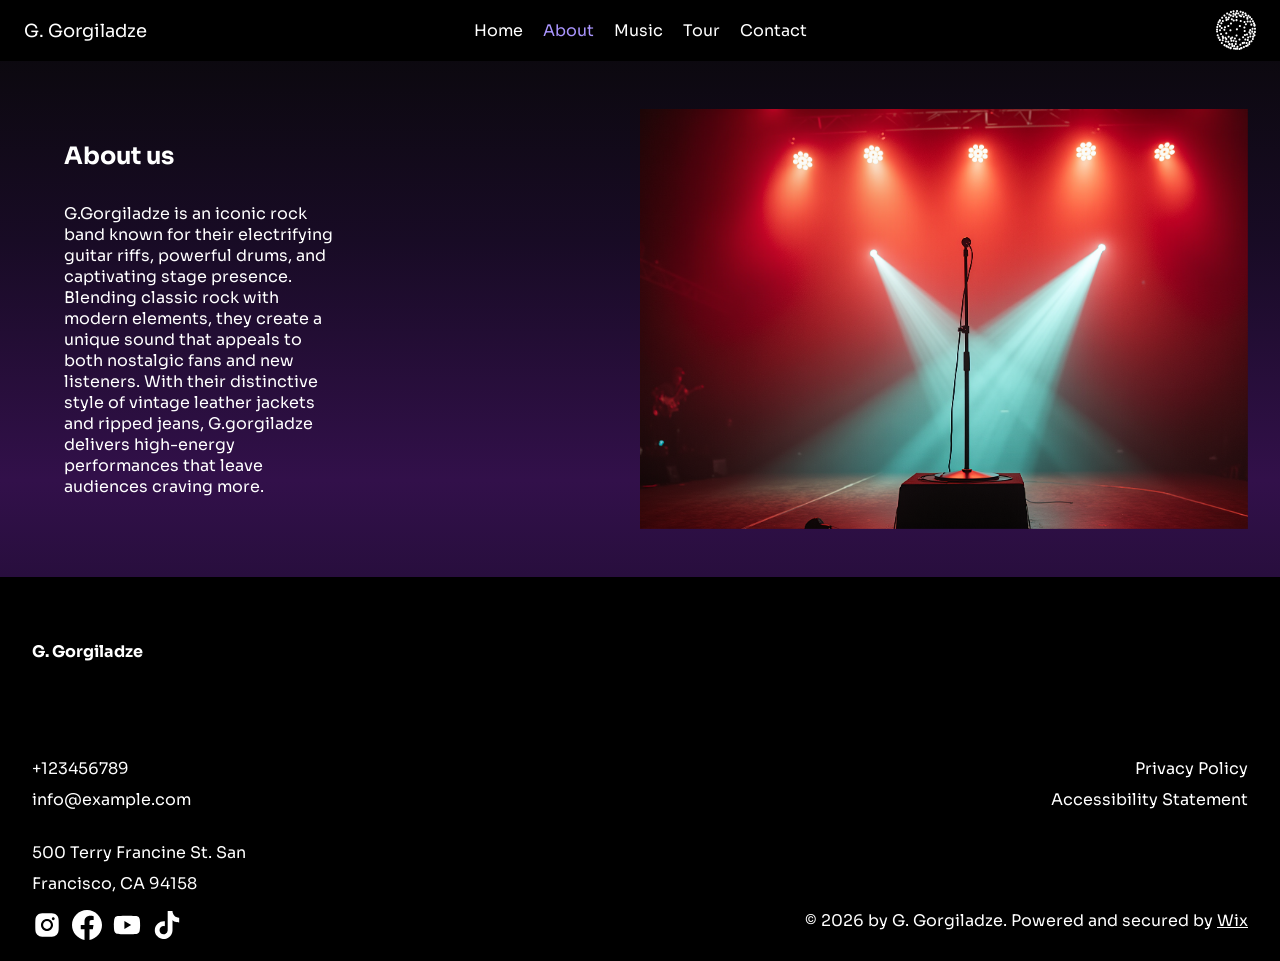
<file: pages/about.html>
<!doctype html>
<html lang="en">
  <head>
    <meta charset="UTF-8" />
    <meta name="viewport" content="width=device-width, initial-scale=1.0" />
    <title>Rock 'N' Roll Fever | About us</title>
    <meta
      name="description"
      content="Learn more about Rock 'N' Roll Fever, our passion for rock music, legendary artists, iconic albums, and the culture behind rock and roll."
    />

    <meta
      name="keywords"
      content="about rock music, rock and roll culture, rock music history, rock community, classic rock"
    />
    <link rel="stylesheet" href="../styles/style.css" />
    <link rel="stylesheet" href="../styles/about.css" />
  </head>
  <body>
    <header class="header">
      <div class="name">
        <a href="../index.html">G. Gorgiladze</a>
      </div>
      <nav class="navbar" id="navbar">
        <a href="../index.html" class="home"> Home </a>
        <a href="./about.html" class="about active">About</a>
        <a href="./music.html" class="music">Music</a>
        <a href="./tour.html" class="tour">Tour</a>
        <a href="./contact.html" class="contact">Contact</a>
      </nav>

      <button class="hamburger-btn" id="hamburger">
        <span class="hamburger-line"></span>
        <span class="hamburger-line"></span>
        <span class="hamburger-line"></span>
      </button>

      <div class="logo-container">
        <a href="../index.html">
          <svg
            preserveAspectRatio="none"
            data-bbox="20.001 20.001 159.998 159.998"
            viewBox="20.001 20.001 159.998 159.998"
            height="40"
            width="40"
            xmlns="http://www.w3.org/2000/svg"
            data-type="color"
            role="presentation"
            aria-hidden="true"
            aria-label=""
          >
            <defs>
              <style>
                #comp-m8bzujiv svg [data-color="1"] {
                  fill: #ffffff;
                }
              </style>
            </defs>
            <g>
              <path
                fill="#ffffff"
                d="M39.724 61.018c0 2.279-1.857 4.126-4.148 4.126-2.29 0-4.148-1.847-4.148-4.126 0-2.279 1.857-4.126 4.148-4.126 2.29 0 4.148 1.847 4.148 4.126z"
                data-color="1"
              ></path>
              <path
                fill="#ffffff"
                d="M28.297 97.723c0 2.279-1.857 4.126-4.148 4.126-2.29 0-4.148-1.847-4.148-4.126 0-2.279 1.857-4.126 4.148-4.126 2.29 0 4.148 1.847 4.148 4.126z"
                data-color="1"
              ></path>
              <path
                fill="#ffffff"
                d="M28.474 106.453c0 2.279-1.857 4.126-4.148 4.126-2.29 0-4.148-1.847-4.148-4.126 0-2.279 1.857-4.126 4.148-4.126 2.29 0 4.148 1.847 4.148 4.126z"
                data-color="1"
              ></path>
              <path
                fill="#ffffff"
                d="M30.931 121.193c0 2.279-1.857 4.126-4.148 4.126-2.29 0-4.148-1.847-4.148-4.126 0-2.279 1.857-4.126 4.148-4.126 2.29 0 4.148 1.847 4.148 4.126z"
                data-color="1"
              ></path>
              <path
                fill="#ffffff"
                d="M34.899 130.507c0 2.279-1.857 4.126-4.148 4.126-2.29 0-4.148-1.847-4.148-4.126 0-2.279 1.857-4.126 4.148-4.126 2.29 0 4.148 1.847 4.148 4.126z"
                data-color="1"
              ></path>
              <path
                fill="#ffffff"
                d="M47.437 151.662c0 2.279-1.857 4.126-4.148 4.126-2.29 0-4.148-1.847-4.148-4.126 0-2.279 1.857-4.126 4.148-4.126 2.29 0 4.148 1.847 4.148 4.126z"
                data-color="1"
              ></path>
              <path
                fill="#ffffff"
                d="M58.229 160.503c0 2.279-1.857 4.126-4.148 4.126-2.29 0-4.148-1.847-4.148-4.126 0-2.279 1.857-4.126 4.148-4.126 2.29 0 4.148 1.847 4.148 4.126z"
                data-color="1"
              ></path>
              <path
                fill="#ffffff"
                d="M67.434 166.028c0 2.279-1.857 4.126-4.148 4.126-2.29 0-4.148-1.847-4.148-4.126 0-2.279 1.857-4.126 4.148-4.126 2.29 0 4.148 1.847 4.148 4.126z"
                data-color="1"
              ></path>
              <path
                fill="#ffffff"
                d="M82.194 172.659c0 2.279-1.857 4.126-4.148 4.126-2.29 0-4.148-1.847-4.148-4.126 0-2.279 1.857-4.126 4.148-4.126 2.29 0 4.148 1.847 4.148 4.126z"
                data-color="1"
              ></path>
              <path
                fill="#ffffff"
                d="M77.909 156.398c0 2.279-1.857 4.126-4.148 4.126-2.29 0-4.148-1.847-4.148-4.126 0-2.279 1.857-4.126 4.148-4.126 2.29 0 4.148 1.847 4.148 4.126z"
                data-color="1"
              ></path>
              <path
                fill="#ffffff"
                d="M73.306 147.4c0 2.279-1.857 4.126-4.148 4.126-2.29 0-4.148-1.847-4.148-4.126 0-2.279 1.857-4.126 4.148-4.126 2.29 0 4.148 1.847 4.148 4.126z"
                data-color="1"
              ></path>
              <path
                fill="#ffffff"
                d="M63.466 145.979c0 2.279-1.857 4.126-4.148 4.126-2.29 0-4.148-1.847-4.148-4.126 0-2.279 1.857-4.126 4.148-4.126 2.29 0 4.148 1.847 4.148 4.126z"
                data-color="1"
              ></path>
              <path
                fill="#ffffff"
                d="M51.087 141.243c0 2.279-1.857 4.126-4.148 4.126-2.29 0-4.148-1.847-4.148-4.126 0-2.279 1.857-4.126 4.148-4.126 2.29 0 4.148 1.847 4.148 4.126z"
                data-color="1"
              ></path>
              <path
                fill="#ffffff"
                d="M52.198 131.613c0 2.279-1.857 4.126-4.148 4.126-2.29 0-4.148-1.847-4.148-4.126 0-2.279 1.857-4.126 4.148-4.126 2.29 0 4.148 1.847 4.148 4.126z"
                data-color="1"
              ></path>
              <path
                fill="#ffffff"
                d="M50.928 125.771c0 2.279-1.857 4.126-4.148 4.126-2.29 0-4.148-1.847-4.148-4.126 0-2.279 1.857-4.126 4.148-4.126 2.29 0 4.148 1.847 4.148 4.126z"
                data-color="1"
              ></path>
              <path
                fill="#ffffff"
                d="M65.371 112.984c0 2.279-1.857 4.126-4.148 4.126-2.29 0-4.148-1.847-4.148-4.126 0-2.279 1.857-4.126 4.148-4.126 2.29 0 4.148 1.847 4.148 4.126z"
                data-color="1"
              ></path>
              <path
                fill="#ffffff"
                d="M65.371 136.349c0 2.279-1.857 4.126-4.148 4.126-2.29 0-4.148-1.847-4.148-4.126 0-2.279 1.857-4.126 4.148-4.126 2.29 0 4.148 1.847 4.148 4.126z"
                data-color="1"
              ></path>
              <path
                fill="#ffffff"
                d="M83.622 134.612c0 2.279-1.857 4.126-4.148 4.126-2.29 0-4.148-1.847-4.148-4.126 0-2.279 1.857-4.126 4.148-4.126 2.29 0 4.148 1.847 4.148 4.126z"
                data-color="1"
              ></path>
              <path
                fill="#ffffff"
                d="M74.734 127.35c0 2.279-1.857 4.126-4.148 4.126-2.29 0-4.148-1.847-4.148-4.126 0-2.279 1.857-4.126 4.148-4.126 2.29 0 4.148 1.847 4.148 4.126z"
                data-color="1"
              ></path>
              <path
                fill="#ffffff"
                d="M81.876 101.301c0 2.279-1.857 4.126-4.148 4.126-2.29 0-4.148-1.847-4.148-4.126 0-2.279 1.857-4.126 4.148-4.126 2.29 0 4.148 1.847 4.148 4.126z"
                data-color="1"
              ></path>
              <path
                fill="#ffffff"
                d="M73.623 84.093c0 2.279-1.857 4.126-4.148 4.126-2.29 0-4.148-1.847-4.148-4.126 0-2.279 1.857-4.126 4.148-4.126 2.29 0 4.148 1.847 4.148 4.126z"
                data-color="1"
              ></path>
              <path
                fill="#ffffff"
                d="M60.133 89.303c0 2.279-1.857 4.126-4.148 4.126-2.29 0-4.148-1.847-4.148-4.126 0-2.279 1.857-4.126 4.148-4.126 2.29 0 4.148 1.847 4.148 4.126z"
                data-color="1"
              ></path>
              <path
                fill="#ffffff"
                d="M72.512 56.94c0 2.279-1.857 4.126-4.148 4.126-2.29 0-4.148-1.847-4.148-4.126 0-2.279 1.857-4.126 4.148-4.126 2.29 0 4.148 1.847 4.148 4.126z"
                data-color="1"
              ></path>
              <path
                fill="#ffffff"
                d="M57.594 99.407c0 2.279-1.857 4.126-4.148 4.126-2.29 0-4.148-1.847-4.148-4.126 0-2.279 1.857-4.126 4.148-4.126 2.29 0 4.148 1.847 4.148 4.126z"
                data-color="1"
              ></path>
              <path
                fill="#ffffff"
                d="M99.81 133.665c0 2.279-1.857 4.126-4.148 4.126-2.29 0-4.148-1.847-4.148-4.126 0-2.279 1.857-4.126 4.148-4.126 2.29 0 4.148 1.847 4.148 4.126z"
                data-color="1"
              ></path>
              <path
                fill="#ffffff"
                d="M88.542 156.398c0 2.279-1.857 4.126-4.148 4.126-2.29 0-4.148-1.847-4.148-4.126 0-2.279 1.857-4.126 4.148-4.126 2.29 0 4.148 1.847 4.148 4.126z"
                data-color="1"
              ></path>
              <path
                fill="#ffffff"
                d="M85.685 142.821c0 2.279-1.857 4.126-4.148 4.126-2.29 0-4.148-1.847-4.148-4.126 0-2.279 1.857-4.126 4.148-4.126 2.29 0 4.148 1.847 4.148 4.126z"
                data-color="1"
              ></path>
              <path
                fill="#ffffff"
                d="M103.143 155.767c0 2.279-1.857 4.126-4.148 4.126-2.29 0-4.148-1.847-4.148-4.126 0-2.279 1.857-4.126 4.148-4.126 2.29 0 4.148 1.847 4.148 4.126z"
                data-color="1"
              ></path>
              <path
                fill="#ffffff"
                d="M97.112 163.66c0 2.279-1.857 4.126-4.148 4.126-2.29 0-4.148-1.847-4.148-4.126 0-2.279 1.857-4.126 4.148-4.126 2.29 0 4.148 1.847 4.148 4.126z"
                data-color="1"
              ></path>
              <path
                fill="#ffffff"
                d="M96.16 174.238c0 2.279-1.857 4.126-4.148 4.126-2.29 0-4.148-1.847-4.148-4.126 0-2.279 1.857-4.126 4.148-4.126 2.29 0 4.148 1.847 4.148 4.126z"
                data-color="1"
              ></path>
              <path
                fill="#ffffff"
                d="M108.698 174.553c0 2.279-1.857 4.126-4.148 4.126-2.29 0-4.148-1.847-4.148-4.126 0-2.279 1.857-4.126 4.148-4.126 2.29 0 4.148 1.847 4.148 4.126z"
                data-color="1"
              ></path>
              <path
                fill="#ffffff"
                d="M124.251 172.659c0 2.279-1.857 4.126-4.148 4.126-2.29 0-4.148-1.847-4.148-4.126 0-2.279 1.857-4.126 4.148-4.126 2.29 0 4.148 1.847 4.148 4.126z"
                data-color="1"
              ></path>
              <path
                fill="#ffffff"
                d="M39.501 139.506c0 2.279-1.857 4.126-4.148 4.126-2.29 0-4.148-1.847-4.148-4.126 0-2.279 1.857-4.126 4.148-4.126 2.29 0 4.148 1.847 4.148 4.126z"
                data-color="1"
              ></path>
              <path
                fill="#ffffff"
                d="M44.263 116.299c0 2.279-1.857 4.126-4.148 4.126-2.29 0-4.148-1.847-4.148-4.126 0-2.279 1.857-4.126 4.148-4.126 2.29 0 4.148 1.847 4.148 4.126z"
                data-color="1"
              ></path>
              <path
                fill="#ffffff"
                d="M40.136 100.67c0 2.279-1.857 4.126-4.148 4.126-2.29 0-4.148-1.847-4.148-4.126 0-2.279 1.857-4.126 4.148-4.126 2.29 0 4.148 1.847 4.148 4.126z"
                data-color="1"
              ></path>
              <path
                fill="#ffffff"
                d="M46.961 92.303c0 2.279-1.857 4.126-4.148 4.126-2.29 0-4.148-1.847-4.148-4.126 0-2.279 1.857-4.126 4.148-4.126 2.29 0 4.148 1.847 4.148 4.126z"
                data-color="1"
              ></path>
              <path
                fill="#ffffff"
                d="M39.819 84.567c0 2.279-1.857 4.126-4.148 4.126-2.29 0-4.148-1.847-4.148-4.126 0-2.279 1.857-4.126 4.148-4.126 2.29 0 4.148 1.847 4.148 4.126z"
                data-color="1"
              ></path>
              <path
                fill="#ffffff"
                d="M45.691 72.885c0 2.279-1.857 4.126-4.148 4.126-2.29 0-4.148-1.847-4.148-4.126 0-2.279 1.857-4.126 4.148-4.126 2.29 0 4.148 1.847 4.148 4.126z"
                data-color="1"
              ></path>
              <path
                fill="#ffffff"
                d="M34.687 69.301c0 2.279-1.857 4.126-4.148 4.126-2.29 0-4.148-1.847-4.148-4.126 0-2.279 1.857-4.126 4.148-4.126 2.29 0 4.148 1.847 4.148 4.126z"
                data-color="1"
              ></path>
              <path
                fill="#ffffff"
                d="M31.891 77.899c0 2.279-1.857 4.126-4.148 4.126-2.29 0-4.148-1.847-4.148-4.126 0-2.279 1.857-4.126 4.148-4.126 2.29 0 4.148 1.847 4.148 4.126z"
                data-color="1"
              ></path>
              <path
                fill="#ffffff"
                d="M29.193 88.003c0 2.279-1.857 4.126-4.148 4.126-2.29 0-4.148-1.847-4.148-4.126 0-2.279 1.857-4.126 4.148-4.126 2.29 0 4.148 1.847 4.148 4.126z"
                data-color="1"
              ></path>
              <path
                fill="#ffffff"
                d="M178.16 82.797c0 2.279-1.857 4.126-4.148 4.126-2.29 0-4.148-1.847-4.148-4.126 0-2.279 1.857-4.126 4.148-4.126 2.29 0 4.148 1.847 4.148 4.126z"
                data-color="1"
              ></path>
              <path
                fill="#ffffff"
                d="M160.148 48.805c0 2.279-1.857 4.126-4.148 4.126-2.29 0-4.148-1.847-4.148-4.126 0-2.279 1.857-4.126 4.148-4.126 2.29 0 4.148 1.847 4.148 4.126z"
                data-color="1"
              ></path>
              <path
                fill="#ffffff"
                d="M153.817 42.757c0 2.279-1.857 4.126-4.148 4.126-2.29 0-4.148-1.847-4.148-4.126 0-2.279 1.857-4.126 4.148-4.126 2.29 0 4.148 1.847 4.148 4.126z"
                data-color="1"
              ></path>
              <path
                fill="#ffffff"
                d="M141.602 34.062c0 2.279-1.857 4.126-4.148 4.126-2.29 0-4.148-1.847-4.148-4.126 0-2.279 1.857-4.126 4.148-4.126 2.29 0 4.148 1.847 4.148 4.126z"
                data-color="1"
              ></path>
              <path
                fill="#ffffff"
                d="M132.175 30.266c0 2.279-1.857 4.126-4.148 4.126-2.29 0-4.148-1.847-4.148-4.126 0-2.279 1.857-4.126 4.148-4.126 2.29 0 4.148 1.847 4.148 4.126z"
                data-color="1"
              ></path>
              <path
                fill="#ffffff"
                d="M108.271 24.127c0 2.279-1.857 4.126-4.148 4.126-2.29 0-4.148-1.847-4.148-4.126 0-2.279 1.857-4.126 4.148-4.126 2.29 0 4.148 1.847 4.148 4.126z"
                data-color="1"
              ></path>
              <path
                fill="#ffffff"
                d="M94.356 25.466c0 2.279-1.857 4.126-4.148 4.126-2.29 0-4.148-1.847-4.148-4.126 0-2.279 1.857-4.126 4.148-4.126 2.29 0 4.148 1.847 4.148 4.126z"
                data-color="1"
              ></path>
              <path
                fill="#ffffff"
                d="M83.919 28.034c0 2.279-1.857 4.126-4.148 4.126-2.29 0-4.148-1.847-4.148-4.126 0-2.279 1.857-4.126 4.148-4.126 2.29 0 4.148 1.847 4.148 4.126z"
                data-color="1"
              ></path>
              <path
                fill="#ffffff"
                d="M68.769 33.727c0 2.279-1.857 4.126-4.148 4.126-2.29 0-4.148-1.847-4.148-4.126 0-2.279 1.857-4.126 4.148-4.126 2.29 0 4.148 1.847 4.148 4.126z"
                data-color="1"
              ></path>
              <path
                fill="#ffffff"
                d="M83.358 42.211c0 2.279-1.857 4.126-4.148 4.126-2.29 0-4.148-1.847-4.148-4.126 0-2.279 1.857-4.126 4.148-4.126 2.29 0 4.148 1.847 4.148 4.126z"
                data-color="1"
              ></path>
              <path
                fill="#ffffff"
                d="M77.327 37.79c0 2.279-1.857 4.126-4.148 4.126-2.29 0-4.148-1.847-4.148-4.126 0-2.279 1.857-4.126 4.148-4.126 2.29 0 4.148 1.847 4.148 4.126z"
                data-color="1"
              ></path>
              <path
                fill="#ffffff"
                d="M93.009 45.337c0 2.279-1.857 4.126-4.148 4.126-2.29 0-4.148-1.847-4.148-4.126 0-2.279 1.857-4.126 4.148-4.126 2.29 0 4.148 1.847 4.148 4.126z"
                data-color="1"
              ></path>
              <path
                fill="#ffffff"
                d="M100.977 39.42c0 2.279-1.857 4.126-4.148 4.126-2.29 0-4.148-1.847-4.148-4.126 0-2.279 1.857-4.126 4.148-4.126 2.29 0 4.148 1.847 4.148 4.126z"
                data-color="1"
              ></path>
              <path
                fill="#ffffff"
                d="M93.994 35c0 2.279-1.857 4.126-4.148 4.126-2.29 0-4.148-1.847-4.148-4.126 0-2.279 1.857-4.126 4.148-4.126 2.29 0 4.148 1.847 4.148 4.126z"
                data-color="1"
              ></path>
              <path
                fill="#ffffff"
                d="M113.097 34.062c0 2.279-1.857 4.126-4.148 4.126-2.29 0-4.148-1.847-4.148-4.126 0-2.279 1.857-4.126 4.148-4.126 2.29 0 4.148 1.847 4.148 4.126z"
                data-color="1"
              ></path>
              <path
                fill="#ffffff"
                d="M105.162 33.43c0 2.279-1.857 4.126-4.148 4.126-2.29 0-4.148-1.847-4.148-4.126 0-2.279 1.857-4.126 4.148-4.126 2.29 0 4.148 1.847 4.148 4.126z"
                data-color="1"
              ></path>
              <path
                fill="#ffffff"
                d="M119.157 41.653c0 2.279-1.857 4.126-4.148 4.126-2.29 0-4.148-1.847-4.148-4.126 0-2.279 1.857-4.126 4.148-4.126 2.29 0 4.148 1.847 4.148 4.126z"
                data-color="1"
              ></path>
              <path
                fill="#ffffff"
                d="M124.207 44.89c0 2.279-1.857 4.126-4.148 4.126-2.29 0-4.148-1.847-4.148-4.126 0-2.279 1.857-4.126 4.148-4.126 2.29 0 4.148 1.847 4.148 4.126z"
                data-color="1"
              ></path>
              <path
                fill="#ffffff"
                d="M123.085 64.091c0 2.279-1.857 4.126-4.148 4.126-2.29 0-4.148-1.847-4.148-4.126 0-2.279 1.857-4.126 4.148-4.126 2.29 0 4.148 1.847 4.148 4.126z"
                data-color="1"
              ></path>
              <path
                fill="#ffffff"
                d="M106.476 47.569c0 2.279-1.857 4.126-4.148 4.126-2.29 0-4.148-1.847-4.148-4.126 0-2.279 1.857-4.126 4.148-4.126 2.29 0 4.148 1.847 4.148 4.126z"
                data-color="1"
              ></path>
              <path
                fill="#ffffff"
                d="M94.805 61.635c0 2.279-1.857 4.126-4.148 4.126-2.29 0-4.148-1.847-4.148-4.126 0-2.279 1.857-4.126 4.148-4.126 2.29 0 4.148 1.847 4.148 4.126z"
                data-color="1"
              ></path>
              <path
                fill="#ffffff"
                d="M106.251 60.518c0 2.279-1.857 4.126-4.148 4.126-2.29 0-4.148-1.847-4.148-4.126 0-2.279 1.857-4.126 4.148-4.126 2.29 0 4.148 1.847 4.148 4.126z"
                data-color="1"
              ></path>
              <path
                fill="#ffffff"
                d="M119.718 83.961c0 2.279-1.857 4.126-4.148 4.126-2.29 0-4.148-1.847-4.148-4.126 0-2.279 1.857-4.126 4.148-4.126 2.29 0 4.148 1.847 4.148 4.126z"
                data-color="1"
              ></path>
              <path
                fill="#ffffff"
                d="M137.786 90.324c0 2.279-1.857 4.126-4.148 4.126-2.29 0-4.148-1.847-4.148-4.126 0-2.279 1.857-4.126 4.148-4.126 2.29 0 4.148 1.847 4.148 4.126z"
                data-color="1"
              ></path>
              <path
                fill="#ffffff"
                d="M143.622 77.152c0 2.279-1.857 4.126-4.148 4.126-2.29 0-4.148-1.847-4.148-4.126 0-2.279 1.857-4.126 4.148-4.126 2.29 0 4.148 1.847 4.148 4.126z"
                data-color="1"
              ></path>
              <path
                fill="#ffffff"
                d="M157.874 108.743c0 2.279-1.857 4.126-4.148 4.126-2.29 0-4.148-1.847-4.148-4.126 0-2.279 1.857-4.126 4.148-4.126 2.29 0 4.148 1.847 4.148 4.126z"
                data-color="1"
              ></path>
              <path
                fill="#ffffff"
                d="M138.235 68.221c0 2.279-1.857 4.126-4.148 4.126-2.29 0-4.148-1.847-4.148-4.126 0-2.279 1.857-4.126 4.148-4.126 2.29 0 4.148 1.847 4.148 4.126z"
                data-color="1"
              ></path>
              <path
                fill="#ffffff"
                d="M84.031 73.691c0 2.279-1.857 4.126-4.148 4.126-2.29 0-4.148-1.847-4.148-4.126 0-2.279 1.857-4.126 4.148-4.126 2.29 0 4.148 1.847 4.148 4.126z"
                data-color="1"
              ></path>
              <path
                fill="#ffffff"
                d="M75.839 49.69c0 2.279-1.857 4.126-4.148 4.126-2.29 0-4.148-1.847-4.148-4.126 0-2.279 1.857-4.126 4.148-4.126 2.29 0 4.148 1.847 4.148 4.126z"
                data-color="1"
              ></path>
              <path
                fill="#ffffff"
                d="M87.51 57.281c0 2.279-1.857 4.126-4.148 4.126-2.29 0-4.148-1.847-4.148-4.126 0-2.279 1.857-4.126 4.148-4.126 2.29 0 4.148 1.847 4.148 4.126z"
                data-color="1"
              ></path>
              <path
                fill="#ffffff"
                d="M65.963 60.407c0 2.279-1.857 4.126-4.148 4.126-2.29 0-4.148-1.847-4.148-4.126 0-2.279 1.857-4.126 4.148-4.126 2.29 0 4.148 1.847 4.148 4.126z"
                data-color="1"
              ></path>
              <path
                fill="#ffffff"
                d="M64.617 50.583c0 2.279-1.857 4.126-4.148 4.126-2.29 0-4.148-1.847-4.148-4.126 0-2.279 1.857-4.126 4.148-4.126 2.29 0 4.148 1.847 4.148 4.126z"
                data-color="1"
              ></path>
              <path
                fill="#ffffff"
                d="M57.771 42.434c0 2.279-1.857 4.126-4.148 4.126-2.29 0-4.148-1.847-4.148-4.126 0-2.279 1.857-4.126 4.148-4.126 2.29 0 4.148 1.847 4.148 4.126z"
                data-color="1"
              ></path>
              <path
                fill="#ffffff"
                d="M48.681 51.03c0 2.279-1.857 4.126-4.148 4.126-2.29 0-4.148-1.847-4.148-4.126 0-2.279 1.857-4.126 4.148-4.126 2.29 0 4.148 1.847 4.148 4.126z"
                data-color="1"
              ></path>
              <path
                fill="#ffffff"
                d="M51.538 63.659c0 2.279-1.857 4.126-4.148 4.126-2.29 0-4.148-1.847-4.148-4.126 0-2.279 1.857-4.126 4.148-4.126 2.29 0 4.148 1.847 4.148 4.126z"
                data-color="1"
              ></path>
              <path
                fill="#ffffff"
                d="M39.03 63.309c0 2.279-1.857 4.126-4.148 4.126-2.29 0-4.148-1.847-4.148-4.126 0-2.279 1.857-4.126 4.148-4.126 2.29 0 4.148 1.847 4.148 4.126z"
                data-color="1"
              ></path>
              <path
                fill="#ffffff"
                d="M122.524 27.141c0 2.279-1.857 4.126-4.148 4.126-2.29 0-4.148-1.847-4.148-4.126 0-2.279 1.857-4.126 4.148-4.126 2.29 0 4.148 1.847 4.148 4.126z"
                data-color="1"
              ></path>
              <path
                fill="#ffffff"
                d="M135.654 46.899c0 2.279-1.857 4.126-4.148 4.126-2.29 0-4.148-1.847-4.148-4.126 0-2.279 1.857-4.126 4.148-4.126 2.29 0 4.148 1.847 4.148 4.126z"
                data-color="1"
              ></path>
              <path
                fill="#ffffff"
                d="M149.682 55.049c0 2.279-1.857 4.126-4.148 4.126-2.29 0-4.148-1.847-4.148-4.126 0-2.279 1.857-4.126 4.148-4.126 2.29 0 4.148 1.847 4.148 4.126z"
                data-color="1"
              ></path>
              <path
                fill="#ffffff"
                d="M149.682 49.681c0 2.279-1.857 4.126-4.148 4.126-2.29 0-4.148-1.847-4.148-4.126 0-2.279 1.857-4.126 4.148-4.126 2.29 0 4.148 1.847 4.148 4.126z"
                data-color="1"
              ></path>
              <path
                fill="#ffffff"
                d="M143.975 40.909c0 2.279-1.857 4.126-4.148 4.126-2.29 0-4.148-1.847-4.148-4.126 0-2.279 1.857-4.126 4.148-4.126 2.29 0 4.148 1.847 4.148 4.126z"
                data-color="1"
              ></path>
              <path
                fill="#ffffff"
                d="M129.984 38.328c0 2.279-1.857 4.126-4.148 4.126-2.29 0-4.148-1.847-4.148-4.126 0-2.279 1.857-4.126 4.148-4.126 2.29 0 4.148 1.847 4.148 4.126z"
                data-color="1"
              ></path>
              <path
                fill="#ffffff"
                d="M150.804 65.765c0 2.279-1.857 4.126-4.148 4.126-2.29 0-4.148-1.847-4.148-4.126 0-2.279 1.857-4.126 4.148-4.126 2.29 0 4.148 1.847 4.148 4.126z"
                data-color="1"
              ></path>
              <path
                fill="#ffffff"
                d="M161.353 66.212c0 2.279-1.857 4.126-4.148 4.126-2.29 0-4.148-1.847-4.148-4.126 0-2.279 1.857-4.126 4.148-4.126 2.29 0 4.148 1.847 4.148 4.126z"
                data-color="1"
              ></path>
              <path
                fill="#ffffff"
                d="M165.505 78.603c0 2.279-1.857 4.126-4.148 4.126-2.29 0-4.148-1.847-4.148-4.126 0-2.279 1.857-4.126 4.148-4.126 2.29 0 4.148 1.847 4.148 4.126z"
                data-color="1"
              ></path>
              <path
                fill="#ffffff"
                d="M175.834 73.397c0 2.279-1.857 4.126-4.148 4.126-2.29 0-4.148-1.847-4.148-4.126 0-2.279 1.857-4.126 4.148-4.126 2.29 0 4.148 1.847 4.148 4.126z"
                data-color="1"
              ></path>
              <path
                fill="#ffffff"
                d="M171.698 65.35c0 2.279-1.857 4.126-4.148 4.126-2.29 0-4.148-1.847-4.148-4.126 0-2.279 1.857-4.126 4.148-4.126 2.29 0 4.148 1.847 4.148 4.126z"
                data-color="1"
              ></path>
              <path
                fill="#ffffff"
                d="M166.424 56.308c0 2.279-1.857 4.126-4.148 4.126-2.29 0-4.148-1.847-4.148-4.126 0-2.279 1.857-4.126 4.148-4.126 2.29 0 4.148 1.847 4.148 4.126z"
                data-color="1"
              ></path>
              <path
                fill="#ffffff"
                d="M65.863 163.654c0 2.279-1.857 4.126-4.148 4.126-2.29 0-4.148-1.847-4.148-4.126 0-2.279 1.857-4.126 4.148-4.126 2.29 0 4.148 1.847 4.148 4.126z"
                data-color="1"
              ></path>
              <path
                fill="#ffffff"
                d="M102.762 175.02c0 2.279-1.857 4.126-4.148 4.126-2.29 0-4.148-1.847-4.148-4.126 0-2.279 1.857-4.126 4.148-4.126 2.29 0 4.148 1.847 4.148 4.126z"
                data-color="1"
              ></path>
              <path
                fill="#ffffff"
                d="M109.951 166.951c0 2.279-1.857 4.126-4.148 4.126-2.29 0-4.148-1.847-4.148-4.126 0-2.279 1.857-4.126 4.148-4.126 2.29 0 4.148 1.847 4.148 4.126z"
                data-color="1"
              ></path>
              <path
                fill="#ffffff"
                d="M126.356 172.4c0 2.279-1.857 4.126-4.148 4.126-2.29 0-4.148-1.847-4.148-4.126 0-2.279 1.857-4.126 4.148-4.126 2.29 0 4.148 1.847 4.148 4.126z"
                data-color="1"
              ></path>
              <path
                fill="#ffffff"
                d="M135.72 168.454c0 2.279-1.857 4.126-4.148 4.126-2.29 0-4.148-1.847-4.148-4.126 0-2.279 1.857-4.126 4.148-4.126 2.29 0 4.148 1.847 4.148 4.126z"
                data-color="1"
              ></path>
              <path
                fill="#ffffff"
                d="M156.987 155.982c0 2.279-1.857 4.126-4.148 4.126-2.29 0-4.148-1.847-4.148-4.126 0-2.279 1.857-4.126 4.148-4.126 2.29 0 4.148 1.847 4.148 4.126z"
                data-color="1"
              ></path>
              <path
                fill="#ffffff"
                d="M165.875 145.247c0 2.279-1.857 4.126-4.148 4.126-2.29 0-4.148-1.847-4.148-4.126 0-2.279 1.857-4.126 4.148-4.126 2.29 0 4.148 1.847 4.148 4.126z"
                data-color="1"
              ></path>
              <path
                fill="#ffffff"
                d="M171.429 136.09c0 2.279-1.857 4.126-4.148 4.126-2.29 0-4.148-1.847-4.148-4.126 0-2.279 1.857-4.126 4.148-4.126 2.29 0 4.148 1.847 4.148 4.126z"
                data-color="1"
              ></path>
              <path
                fill="#ffffff"
                d="M178.095 121.408c0 2.279-1.857 4.126-4.148 4.126-2.29 0-4.148-1.847-4.148-4.126 0-2.279 1.857-4.126 4.148-4.126 2.29 0 4.148 1.847 4.148 4.126z"
                data-color="1"
              ></path>
              <path
                fill="#ffffff"
                d="M161.748 125.671c0 2.279-1.857 4.126-4.148 4.126-2.29 0-4.148-1.847-4.148-4.126 0-2.279 1.857-4.126 4.148-4.126 2.29 0 4.148 1.847 4.148 4.126z"
                data-color="1"
              ></path>
              <path
                fill="#ffffff"
                d="M172.54 126.618c0 2.279-1.857 4.126-4.148 4.126-2.29 0-4.148-1.847-4.148-4.126 0-2.279 1.857-4.126 4.148-4.126 2.29 0 4.148 1.847 4.148 4.126z"
                data-color="1"
              ></path>
              <path
                fill="#ffffff"
                d="M152.702 130.249c0 2.279-1.857 4.126-4.148 4.126-2.29 0-4.148-1.847-4.148-4.126 0-2.279 1.857-4.126 4.148-4.126 2.29 0 4.148 1.847 4.148 4.126z"
                data-color="1"
              ></path>
              <path
                fill="#ffffff"
                d="M151.273 140.037c0 2.279-1.857 4.126-4.148 4.126-2.29 0-4.148-1.847-4.148-4.126 0-2.279 1.857-4.126 4.148-4.126 2.29 0 4.148 1.847 4.148 4.126z"
                data-color="1"
              ></path>
              <path
                fill="#ffffff"
                d="M146.512 152.351c0 2.279-1.857 4.126-4.148 4.126-2.29 0-4.148-1.847-4.148-4.126 0-2.279 1.857-4.126 4.148-4.126 2.29 0 4.148 1.847 4.148 4.126z"
                data-color="1"
              ></path>
              <path
                fill="#ffffff"
                d="M150.639 161.507c0 2.279-1.857 4.126-4.148 4.126-2.29 0-4.148-1.847-4.148-4.126 0-2.279 1.857-4.126 4.148-4.126 2.29 0 4.148 1.847 4.148 4.126z"
                data-color="1"
              ></path>
              <path
                fill="#ffffff"
                d="M136.831 151.246c0 2.279-1.857 4.126-4.148 4.126-2.29 0-4.148-1.847-4.148-4.126 0-2.279 1.857-4.126 4.148-4.126 2.29 0 4.148 1.847 4.148 4.126z"
                data-color="1"
              ></path>
              <path
                fill="#ffffff"
                d="M130.959 152.509c0 2.279-1.857 4.126-4.148 4.126-2.29 0-4.148-1.847-4.148-4.126 0-2.279 1.857-4.126 4.148-4.126 2.29 0 4.148 1.847 4.148 4.126z"
                data-color="1"
              ></path>
              <path
                fill="#ffffff"
                d="M118.104 138.142c0 2.279-1.857 4.126-4.148 4.126-2.29 0-4.148-1.847-4.148-4.126 0-2.279 1.857-4.126 4.148-4.126 2.29 0 4.148 1.847 4.148 4.126z"
                data-color="1"
              ></path>
              <path
                fill="#ffffff"
                d="M141.592 138.142c0 2.279-1.857 4.126-4.148 4.126-2.29 0-4.148-1.847-4.148-4.126 0-2.279 1.857-4.126 4.148-4.126 2.29 0 4.148 1.847 4.148 4.126z"
                data-color="1"
              ></path>
              <path
                fill="#ffffff"
                d="M139.847 119.987c0 2.279-1.857 4.126-4.148 4.126-2.29 0-4.148-1.847-4.148-4.126 0-2.279 1.857-4.126 4.148-4.126 2.29 0 4.148 1.847 4.148 4.126z"
                data-color="1"
              ></path>
              <path
                fill="#ffffff"
                d="M132.546 128.828c0 2.279-1.857 4.126-4.148 4.126-2.29 0-4.148-1.847-4.148-4.126 0-2.279 1.857-4.126 4.148-4.126 2.29 0 4.148 1.847 4.148 4.126z"
                data-color="1"
              ></path>
              <path
                fill="#ffffff"
                d="M106.359 121.724c0 2.279-1.857 4.126-4.148 4.126-2.29 0-4.148-1.847-4.148-4.126 0-2.279 1.857-4.126 4.148-4.126 2.29 0 4.148 1.847 4.148 4.126z"
                data-color="1"
              ></path>
              <path
                fill="#ffffff"
                d="M89.06 129.933c0 2.279-1.857 4.126-4.148 4.126-2.29 0-4.148-1.847-4.148-4.126 0-2.279 1.857-4.126 4.148-4.126 2.29 0 4.148 1.847 4.148 4.126z"
                data-color="1"
              ></path>
              <path
                fill="#ffffff"
                d="M94.298 143.352c0 2.279-1.857 4.126-4.148 4.126-2.29 0-4.148-1.847-4.148-4.126 0-2.279 1.857-4.126 4.148-4.126 2.29 0 4.148 1.847 4.148 4.126z"
                data-color="1"
              ></path>
              <path
                fill="#ffffff"
                d="M61.763 131.038c0 2.279-1.857 4.126-4.148 4.126-2.29 0-4.148-1.847-4.148-4.126 0-2.279 1.857-4.126 4.148-4.126 2.29 0 4.148 1.847 4.148 4.126z"
                data-color="1"
              ></path>
              <path
                fill="#ffffff"
                d="M104.455 145.878c0 2.279-1.857 4.126-4.148 4.126-2.29 0-4.148-1.847-4.148-4.126 0-2.279 1.857-4.126 4.148-4.126 2.29 0 4.148 1.847 4.148 4.126z"
                data-color="1"
              ></path>
              <path
                fill="#ffffff"
                d="M138.894 103.884c0 2.279-1.857 4.126-4.148 4.126-2.29 0-4.148-1.847-4.148-4.126 0-2.279 1.857-4.126 4.148-4.126 2.29 0 4.148 1.847 4.148 4.126z"
                data-color="1"
              ></path>
              <path
                fill="#ffffff"
                d="M161.748 115.093c0 2.279-1.857 4.126-4.148 4.126-2.29 0-4.148-1.847-4.148-4.126 0-2.279 1.857-4.126 4.148-4.126 2.29 0 4.148 1.847 4.148 4.126z"
                data-color="1"
              ></path>
              <path
                fill="#ffffff"
                d="M148.099 117.935c0 2.279-1.857 4.126-4.148 4.126-2.29 0-4.148-1.847-4.148-4.126 0-2.279 1.857-4.126 4.148-4.126 2.29 0 4.148 1.847 4.148 4.126z"
                data-color="1"
              ></path>
              <path
                fill="#ffffff"
                d="M161.113 100.569c0 2.279-1.857 4.126-4.148 4.126-2.29 0-4.148-1.847-4.148-4.126 0-2.279 1.857-4.126 4.148-4.126 2.29 0 4.148 1.847 4.148 4.126z"
                data-color="1"
              ></path>
              <path
                fill="#ffffff"
                d="M169.049 106.568c0 2.279-1.857 4.126-4.148 4.126-2.29 0-4.148-1.847-4.148-4.126 0-2.279 1.857-4.126 4.148-4.126 2.29 0 4.148 1.847 4.148 4.126z"
                data-color="1"
              ></path>
              <path
                fill="#ffffff"
                d="M179.682 107.515c0 2.279-1.857 4.126-4.148 4.126-2.29 0-4.148-1.847-4.148-4.126 0-2.279 1.857-4.126 4.148-4.126 2.29 0 4.148 1.847 4.148 4.126z"
                data-color="1"
              ></path>
              <path
                fill="#ffffff"
                d="M179.999 95.044c0 2.279-1.857 4.126-4.148 4.126-2.29 0-4.148-1.847-4.148-4.126 0-2.279 1.857-4.126 4.148-4.126 2.29 0 4.148 1.847 4.148 4.126z"
                data-color="1"
              ></path>
              <path
                fill="#ffffff"
                d="M174.457 115.166c0 2.279-1.857 4.126-4.148 4.126-2.29 0-4.148-1.847-4.148-4.126 0-2.279 1.857-4.126 4.148-4.126 2.29 0 4.148 1.847 4.148 4.126z"
                data-color="1"
              ></path>
              <path
                fill="#ffffff"
                d="M170.477 95.359c0 2.279-1.857 4.126-4.148 4.126-2.29 0-4.148-1.847-4.148-4.126 0-2.279 1.857-4.126 4.148-4.126 2.29 0 4.148 1.847 4.148 4.126z"
                data-color="1"
              ></path>
              <path
                fill="#ffffff"
                d="M178.095 79.572c0 2.279-1.857 4.126-4.148 4.126-2.29 0-4.148-1.847-4.148-4.126 0-2.279 1.857-4.126 4.148-4.126 2.29 0 4.148 1.847 4.148 4.126z"
                data-color="1"
              ></path>
              <path
                fill="#ffffff"
                d="M144.766 163.875c0 2.279-1.857 4.126-4.148 4.126-2.29 0-4.148-1.847-4.148-4.126 0-2.279 1.857-4.126 4.148-4.126 2.29 0 4.148 1.847 4.148 4.126z"
                data-color="1"
              ></path>
              <path
                fill="#ffffff"
                d="M121.437 159.139c0 2.279-1.857 4.126-4.148 4.126-2.29 0-4.148-1.847-4.148-4.126 0-2.279 1.857-4.126 4.148-4.126 2.29 0 4.148 1.847 4.148 4.126z"
                data-color="1"
              ></path>
              <path
                fill="#ffffff"
                d="M118.104 175.873c0 2.279-1.857 4.126-4.148 4.126-2.29 0-4.148-1.847-4.148-4.126 0-2.279 1.857-4.126 4.148-4.126 2.29 0 4.148 1.847 4.148 4.126z"
                data-color="1"
              ></path>
              <path
                fill="#ffffff"
                d="M107.81 97.469c0 2.279-1.857 4.126-4.148 4.126-2.29 0-4.148-1.847-4.148-4.126 0-2.279 1.857-4.126 4.148-4.126 2.29 0 4.148 1.847 4.148 4.126z"
                data-color="1"
              ></path>
              <path
                fill="#ffffff"
                d="M89.536 163.56c0 2.279-1.857 4.126-4.148 4.126-2.29 0-4.148-1.847-4.148-4.126 0-2.279 1.857-4.126 4.148-4.126 2.29 0 4.148 1.847 4.148 4.126z"
                data-color="1"
              ></path>
              <path
                fill="#ffffff"
                d="M77.792 157.718c0 2.279-1.857 4.126-4.148 4.126-2.29 0-4.148-1.847-4.148-4.126 0-2.279 1.857-4.126 4.148-4.126 2.29 0 4.148 1.847 4.148 4.126z"
                data-color="1"
              ></path>
              <path
                fill="#ffffff"
                d="M74.189 168.664c0 2.279-1.857 4.126-4.148 4.126-2.29 0-4.148-1.847-4.148-4.126 0-2.279 1.857-4.126 4.148-4.126 2.29 0 4.148 1.847 4.148 4.126z"
                data-color="1"
              ></path>
              <path
                fill="#ffffff"
                d="M82.833 171.445c0 2.279-1.857 4.126-4.148 4.126-2.29 0-4.148-1.847-4.148-4.126 0-2.279 1.857-4.126 4.148-4.126 2.29 0 4.148 1.847 4.148 4.126z"
                data-color="1"
              ></path>
              <path
                fill="#ffffff"
                d="M158.313 147.795c0 2.279-1.857 4.126-4.148 4.126-2.29 0-4.148-1.847-4.148-4.126 0-2.279 1.857-4.126 4.148-4.126 2.29 0 4.148 1.847 4.148 4.126z"
                data-color="1"
              ></path>
            </g>
          </svg>
        </a>
      </div>
    </header>

    <section class="about-us">
      <div class="container">
        <div class="text">
          <h1>About us</h1>
          <p>
            G.Gorgiladze is an iconic rock band known for their electrifying
            guitar riffs, powerful drums, and captivating stage presence.
            Blending classic rock with modern elements, they create a unique
            sound that appeals to both nostalgic fans and new listeners. With
            their distinctive style of vintage leather jackets and ripped jeans,
            G.gorgiladze delivers high-energy performances that leave audiences
            craving more.
          </p>
        </div>
        <img src="../img/aboutus.png" alt="stage" />
      </div>
    </section>

    <footer class="footer">
      <h4 class="name-2"><a href="#top">G. Gorgiladze</a></h4>
      <div class="footer-info">
        <div class="footer-contact">
          <a href="tel:+123456789">+123456789</a>
          <a href="mailto:info@example.com">info@example.com</a>
        </div>

        <div class="footer-links">
          <a href="./privacy.html">Privacy Policy</a>
          <a href="./Accessibility.html">Accessibility Statement</a>
        </div>
      </div>
      <div class="footer-address">
        <p class="address-ln-1">500 Terry Francine St. San</p>
        <p class="address-ln-2">Francisco, CA 94158</p>
      </div>
      <div class="last-row">
        <div class="social">
          <a href="https://www.instagram.com/">
            <svg
              class="instagram"
              xmlns="http://www.w3.org/2000/svg"
              width="1em"
              height="1em"
              viewBox="0 0 1024 1024"
            >
              <path d="M0 0h1024v1024H0z" fill="none" />
              <path
                fill="currentColor"
                d="M512 378.7c-73.4 0-133.3 59.9-133.3 133.3S438.6 645.3 512 645.3S645.3 585.4 645.3 512S585.4 378.7 512 378.7M911.8 512c0-55.2.5-109.9-2.6-165c-3.1-64-17.7-120.8-64.5-167.6c-46.9-46.9-103.6-61.4-167.6-64.5c-55.2-3.1-109.9-2.6-165-2.6c-55.2 0-109.9-.5-165 2.6c-64 3.1-120.8 17.7-167.6 64.5C132.6 226.3 118.1 283 115 347c-3.1 55.2-2.6 109.9-2.6 165s-.5 109.9 2.6 165c3.1 64 17.7 120.8 64.5 167.6c46.9 46.9 103.6 61.4 167.6 64.5c55.2 3.1 109.9 2.6 165 2.6c55.2 0 109.9.5 165-2.6c64-3.1 120.8-17.7 167.6-64.5c46.9-46.9 61.4-103.6 64.5-167.6c3.2-55.1 2.6-109.8 2.6-165M512 717.1c-113.5 0-205.1-91.6-205.1-205.1S398.5 306.9 512 306.9S717.1 398.5 717.1 512S625.5 717.1 512 717.1m213.5-370.7c-26.5 0-47.9-21.4-47.9-47.9s21.4-47.9 47.9-47.9s47.9 21.4 47.9 47.9a47.84 47.84 0 0 1-47.9 47.9"
              />
            </svg>
          </a>
          <a href="https://www.facebook.com/wix">
            <svg
              class="facebook"
              xmlns="http://www.w3.org/2000/svg"
              width="1em"
              height="1em"
              viewBox="0 0 24 24"
            >
              <path d="M0 0h24v24H0z" fill="none" />
              <g fill="none">
                <g clip-path="url(#SVGXv8lpc2Y)">
                  <path
                    fill="currentColor"
                    fill-rule="evenodd"
                    d="M0 12.067C0 18.034 4.333 22.994 10 24v-8.667H7V12h3V9.333c0-3 1.933-4.666 4.667-4.666c.866 0 1.8.133 2.666.266V8H15.8c-1.467 0-1.8.733-1.8 1.667V12h3.2l-.533 3.333H14V24c5.667-1.006 10-5.966 10-11.933C24 5.43 18.6 0 12 0S0 5.43 0 12.067"
                    clip-rule="evenodd"
                  />
                </g>
                <defs>
                  <clipPath id="SVGXv8lpc2Y">
                    <path fill="#fff" d="M0 0h24v24H0z" />
                  </clipPath>
                </defs>
              </g>
            </svg>
          </a>
          <a
            href="https://music.youtube.com/watch?v=4K6cvc27_CE&list=RDAMVM4K6cvc27_CE"
          >
            <svg
              class="youtube"
              xmlns="http://www.w3.org/2000/svg"
              width="1em"
              height="1em"
              viewBox="0 0 1024 1024"
            >
              <path d="M0 0h1024v1024H0z" fill="none" />
              <path
                fill="currentColor"
                d="M941.3 296.1a112.3 112.3 0 0 0-79.2-79.3C792.2 198 512 198 512 198s-280.2 0-350.1 18.7A112.12 112.12 0 0 0 82.7 296C64 366 64 512 64 512s0 146 18.7 215.9c10.3 38.6 40.7 69 79.2 79.3C231.8 826 512 826 512 826s280.2 0 350.1-18.8c38.6-10.3 68.9-40.7 79.2-79.3C960 658 960 512 960 512s0-146-18.7-215.9M423 646V378l232 133z"
              />
            </svg>
          </a>
          <a href="https://www.tiktok.com/">
            <svg
              class="tiktok"
              xmlns="http://www.w3.org/2000/svg"
              width="1em"
              height="1em"
              viewBox="0 0 24 24"
            >
              <path d="M0 0h24v24H0z" fill="none" />
              <path
                fill="currentColor"
                d="M19.321 5.562a5 5 0 0 1-.443-.258a6.2 6.2 0 0 1-1.137-.966c-.849-.971-1.166-1.956-1.282-2.645h.004c-.097-.573-.057-.943-.05-.943h-3.865v14.943q.002.3-.008.595l-.004.073q0 .016-.003.033v.009a3.28 3.28 0 0 1-1.65 2.604a3.2 3.2 0 0 1-1.6.422c-1.8 0-3.26-1.468-3.26-3.281s1.46-3.282 3.26-3.282c.341 0 .68.054 1.004.16l.005-3.936a7.18 7.18 0 0 0-5.532 1.62a7.6 7.6 0 0 0-1.655 2.04c-.163.281-.779 1.412-.853 3.246c-.047 1.04.266 2.12.415 2.565v.01c.093.262.457 1.158 1.049 1.913a7.9 7.9 0 0 0 1.674 1.58v-.01l.009.01c1.87 1.27 3.945 1.187 3.945 1.187c.359-.015 1.562 0 2.928-.647c1.515-.718 2.377-1.787 2.377-1.787a7.4 7.4 0 0 0 1.296-2.153c.35-.92.466-2.022.466-2.462V8.273c.047.028.672.441.672.441s.9.577 2.303.952c1.006.267 2.363.324 2.363.324V6.153c-.475.052-1.44-.098-2.429-.59"
              />
            </svg>
          </a>
        </div>
        <div class="copyright">
          © 2026 by G. Gorgiladze. Powered and secured by
          <a
            href="https://www.wix.com/?experimentsoff=specs.thunderbolt.viewport_hydration_extended_react_18"
            class="wix"
            >Wix</a
          >
        </div>
      </div>
    </footer>
    <script src="../js/script.js"></script>
  </body>
</html>
</file>
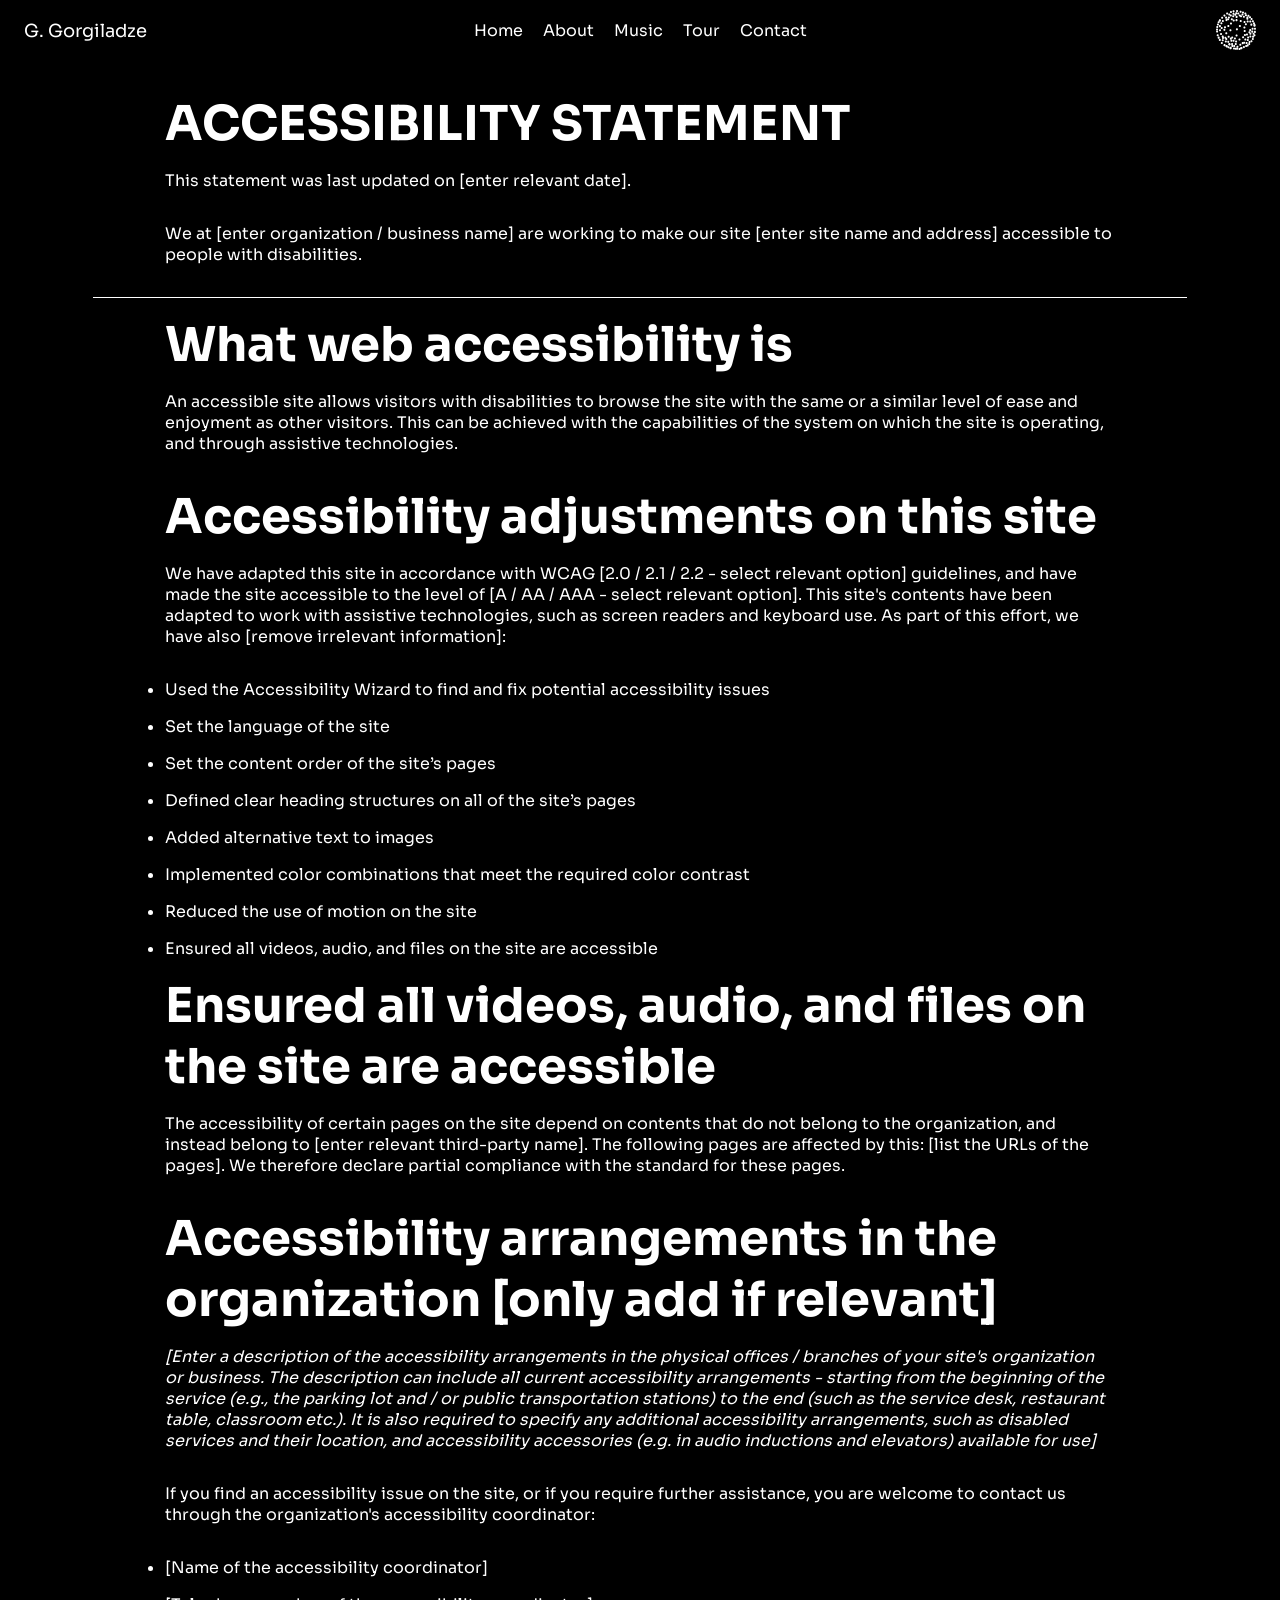
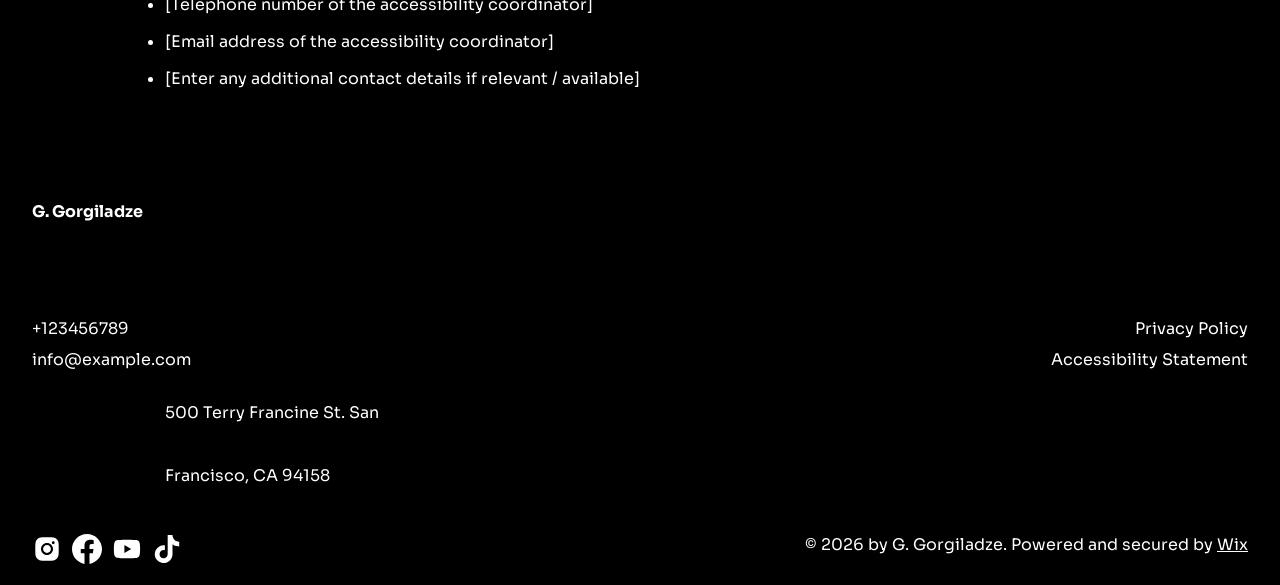
<file: pages/Accessibility.html>
<!doctype html>
<html lang="en">
  <head>
    <meta charset="UTF-8" />
    <meta name="viewport" content="width=device-width, initial-scale=1.0" />
    <title>Rock 'N' Roll Fever | Accessibility</title>
    <meta
      name="description"
      content="Learn about accessibility features and inclusive design principles at Rock N Roll Fever, ensuring a user-friendly experience for everyone."
    />

    <meta
      name="keywords"
      content="Rock N Roll Fever, accessibility, web accessibility, accessible website, inclusive design, WCAG, keyboard navigation, screen reader support, responsive web design"
    />
    <link rel="stylesheet" href="../styles/style.css" />
    <link rel="stylesheet" href="../styles/accessibility.css" />
  </head>
  <body>
    <header class="header">
      <div class="name">
        <a href="../index.html">G. Gorgiladze</a>
      </div>
      <nav class="navbar" id="navbar">
        <a href="../index.html" class="home"> Home </a>
        <a href="./about.html" class="about">About</a>
        <a href="./music.html" class="music">Music</a>
        <a href="./tour.html" class="tour">Tour</a>
        <a href="./contact.html" class="contact">Contact</a>
      </nav>

      <button class="hamburger-btn" id="hamburger">
        <span class="hamburger-line"></span>
        <span class="hamburger-line"></span>
        <span class="hamburger-line"></span>
      </button>

      <div class="logo-container">
        <a href="../index.html">
          <svg
            preserveAspectRatio="none"
            data-bbox="20.001 20.001 159.998 159.998"
            viewBox="20.001 20.001 159.998 159.998"
            height="40"
            width="40"
            xmlns="http://www.w3.org/2000/svg"
            data-type="color"
            role="presentation"
            aria-hidden="true"
            aria-label=""
          >
            <defs>
              <style>
                #comp-m8bzujiv svg [data-color="1"] {
                  fill: #ffffff;
                }
              </style>
            </defs>
            <g>
              <path
                fill="#ffffff"
                d="M39.724 61.018c0 2.279-1.857 4.126-4.148 4.126-2.29 0-4.148-1.847-4.148-4.126 0-2.279 1.857-4.126 4.148-4.126 2.29 0 4.148 1.847 4.148 4.126z"
                data-color="1"
              ></path>
              <path
                fill="#ffffff"
                d="M28.297 97.723c0 2.279-1.857 4.126-4.148 4.126-2.29 0-4.148-1.847-4.148-4.126 0-2.279 1.857-4.126 4.148-4.126 2.29 0 4.148 1.847 4.148 4.126z"
                data-color="1"
              ></path>
              <path
                fill="#ffffff"
                d="M28.474 106.453c0 2.279-1.857 4.126-4.148 4.126-2.29 0-4.148-1.847-4.148-4.126 0-2.279 1.857-4.126 4.148-4.126 2.29 0 4.148 1.847 4.148 4.126z"
                data-color="1"
              ></path>
              <path
                fill="#ffffff"
                d="M30.931 121.193c0 2.279-1.857 4.126-4.148 4.126-2.29 0-4.148-1.847-4.148-4.126 0-2.279 1.857-4.126 4.148-4.126 2.29 0 4.148 1.847 4.148 4.126z"
                data-color="1"
              ></path>
              <path
                fill="#ffffff"
                d="M34.899 130.507c0 2.279-1.857 4.126-4.148 4.126-2.29 0-4.148-1.847-4.148-4.126 0-2.279 1.857-4.126 4.148-4.126 2.29 0 4.148 1.847 4.148 4.126z"
                data-color="1"
              ></path>
              <path
                fill="#ffffff"
                d="M47.437 151.662c0 2.279-1.857 4.126-4.148 4.126-2.29 0-4.148-1.847-4.148-4.126 0-2.279 1.857-4.126 4.148-4.126 2.29 0 4.148 1.847 4.148 4.126z"
                data-color="1"
              ></path>
              <path
                fill="#ffffff"
                d="M58.229 160.503c0 2.279-1.857 4.126-4.148 4.126-2.29 0-4.148-1.847-4.148-4.126 0-2.279 1.857-4.126 4.148-4.126 2.29 0 4.148 1.847 4.148 4.126z"
                data-color="1"
              ></path>
              <path
                fill="#ffffff"
                d="M67.434 166.028c0 2.279-1.857 4.126-4.148 4.126-2.29 0-4.148-1.847-4.148-4.126 0-2.279 1.857-4.126 4.148-4.126 2.29 0 4.148 1.847 4.148 4.126z"
                data-color="1"
              ></path>
              <path
                fill="#ffffff"
                d="M82.194 172.659c0 2.279-1.857 4.126-4.148 4.126-2.29 0-4.148-1.847-4.148-4.126 0-2.279 1.857-4.126 4.148-4.126 2.29 0 4.148 1.847 4.148 4.126z"
                data-color="1"
              ></path>
              <path
                fill="#ffffff"
                d="M77.909 156.398c0 2.279-1.857 4.126-4.148 4.126-2.29 0-4.148-1.847-4.148-4.126 0-2.279 1.857-4.126 4.148-4.126 2.29 0 4.148 1.847 4.148 4.126z"
                data-color="1"
              ></path>
              <path
                fill="#ffffff"
                d="M73.306 147.4c0 2.279-1.857 4.126-4.148 4.126-2.29 0-4.148-1.847-4.148-4.126 0-2.279 1.857-4.126 4.148-4.126 2.29 0 4.148 1.847 4.148 4.126z"
                data-color="1"
              ></path>
              <path
                fill="#ffffff"
                d="M63.466 145.979c0 2.279-1.857 4.126-4.148 4.126-2.29 0-4.148-1.847-4.148-4.126 0-2.279 1.857-4.126 4.148-4.126 2.29 0 4.148 1.847 4.148 4.126z"
                data-color="1"
              ></path>
              <path
                fill="#ffffff"
                d="M51.087 141.243c0 2.279-1.857 4.126-4.148 4.126-2.29 0-4.148-1.847-4.148-4.126 0-2.279 1.857-4.126 4.148-4.126 2.29 0 4.148 1.847 4.148 4.126z"
                data-color="1"
              ></path>
              <path
                fill="#ffffff"
                d="M52.198 131.613c0 2.279-1.857 4.126-4.148 4.126-2.29 0-4.148-1.847-4.148-4.126 0-2.279 1.857-4.126 4.148-4.126 2.29 0 4.148 1.847 4.148 4.126z"
                data-color="1"
              ></path>
              <path
                fill="#ffffff"
                d="M50.928 125.771c0 2.279-1.857 4.126-4.148 4.126-2.29 0-4.148-1.847-4.148-4.126 0-2.279 1.857-4.126 4.148-4.126 2.29 0 4.148 1.847 4.148 4.126z"
                data-color="1"
              ></path>
              <path
                fill="#ffffff"
                d="M65.371 112.984c0 2.279-1.857 4.126-4.148 4.126-2.29 0-4.148-1.847-4.148-4.126 0-2.279 1.857-4.126 4.148-4.126 2.29 0 4.148 1.847 4.148 4.126z"
                data-color="1"
              ></path>
              <path
                fill="#ffffff"
                d="M65.371 136.349c0 2.279-1.857 4.126-4.148 4.126-2.29 0-4.148-1.847-4.148-4.126 0-2.279 1.857-4.126 4.148-4.126 2.29 0 4.148 1.847 4.148 4.126z"
                data-color="1"
              ></path>
              <path
                fill="#ffffff"
                d="M83.622 134.612c0 2.279-1.857 4.126-4.148 4.126-2.29 0-4.148-1.847-4.148-4.126 0-2.279 1.857-4.126 4.148-4.126 2.29 0 4.148 1.847 4.148 4.126z"
                data-color="1"
              ></path>
              <path
                fill="#ffffff"
                d="M74.734 127.35c0 2.279-1.857 4.126-4.148 4.126-2.29 0-4.148-1.847-4.148-4.126 0-2.279 1.857-4.126 4.148-4.126 2.29 0 4.148 1.847 4.148 4.126z"
                data-color="1"
              ></path>
              <path
                fill="#ffffff"
                d="M81.876 101.301c0 2.279-1.857 4.126-4.148 4.126-2.29 0-4.148-1.847-4.148-4.126 0-2.279 1.857-4.126 4.148-4.126 2.29 0 4.148 1.847 4.148 4.126z"
                data-color="1"
              ></path>
              <path
                fill="#ffffff"
                d="M73.623 84.093c0 2.279-1.857 4.126-4.148 4.126-2.29 0-4.148-1.847-4.148-4.126 0-2.279 1.857-4.126 4.148-4.126 2.29 0 4.148 1.847 4.148 4.126z"
                data-color="1"
              ></path>
              <path
                fill="#ffffff"
                d="M60.133 89.303c0 2.279-1.857 4.126-4.148 4.126-2.29 0-4.148-1.847-4.148-4.126 0-2.279 1.857-4.126 4.148-4.126 2.29 0 4.148 1.847 4.148 4.126z"
                data-color="1"
              ></path>
              <path
                fill="#ffffff"
                d="M72.512 56.94c0 2.279-1.857 4.126-4.148 4.126-2.29 0-4.148-1.847-4.148-4.126 0-2.279 1.857-4.126 4.148-4.126 2.29 0 4.148 1.847 4.148 4.126z"
                data-color="1"
              ></path>
              <path
                fill="#ffffff"
                d="M57.594 99.407c0 2.279-1.857 4.126-4.148 4.126-2.29 0-4.148-1.847-4.148-4.126 0-2.279 1.857-4.126 4.148-4.126 2.29 0 4.148 1.847 4.148 4.126z"
                data-color="1"
              ></path>
              <path
                fill="#ffffff"
                d="M99.81 133.665c0 2.279-1.857 4.126-4.148 4.126-2.29 0-4.148-1.847-4.148-4.126 0-2.279 1.857-4.126 4.148-4.126 2.29 0 4.148 1.847 4.148 4.126z"
                data-color="1"
              ></path>
              <path
                fill="#ffffff"
                d="M88.542 156.398c0 2.279-1.857 4.126-4.148 4.126-2.29 0-4.148-1.847-4.148-4.126 0-2.279 1.857-4.126 4.148-4.126 2.29 0 4.148 1.847 4.148 4.126z"
                data-color="1"
              ></path>
              <path
                fill="#ffffff"
                d="M85.685 142.821c0 2.279-1.857 4.126-4.148 4.126-2.29 0-4.148-1.847-4.148-4.126 0-2.279 1.857-4.126 4.148-4.126 2.29 0 4.148 1.847 4.148 4.126z"
                data-color="1"
              ></path>
              <path
                fill="#ffffff"
                d="M103.143 155.767c0 2.279-1.857 4.126-4.148 4.126-2.29 0-4.148-1.847-4.148-4.126 0-2.279 1.857-4.126 4.148-4.126 2.29 0 4.148 1.847 4.148 4.126z"
                data-color="1"
              ></path>
              <path
                fill="#ffffff"
                d="M97.112 163.66c0 2.279-1.857 4.126-4.148 4.126-2.29 0-4.148-1.847-4.148-4.126 0-2.279 1.857-4.126 4.148-4.126 2.29 0 4.148 1.847 4.148 4.126z"
                data-color="1"
              ></path>
              <path
                fill="#ffffff"
                d="M96.16 174.238c0 2.279-1.857 4.126-4.148 4.126-2.29 0-4.148-1.847-4.148-4.126 0-2.279 1.857-4.126 4.148-4.126 2.29 0 4.148 1.847 4.148 4.126z"
                data-color="1"
              ></path>
              <path
                fill="#ffffff"
                d="M108.698 174.553c0 2.279-1.857 4.126-4.148 4.126-2.29 0-4.148-1.847-4.148-4.126 0-2.279 1.857-4.126 4.148-4.126 2.29 0 4.148 1.847 4.148 4.126z"
                data-color="1"
              ></path>
              <path
                fill="#ffffff"
                d="M124.251 172.659c0 2.279-1.857 4.126-4.148 4.126-2.29 0-4.148-1.847-4.148-4.126 0-2.279 1.857-4.126 4.148-4.126 2.29 0 4.148 1.847 4.148 4.126z"
                data-color="1"
              ></path>
              <path
                fill="#ffffff"
                d="M39.501 139.506c0 2.279-1.857 4.126-4.148 4.126-2.29 0-4.148-1.847-4.148-4.126 0-2.279 1.857-4.126 4.148-4.126 2.29 0 4.148 1.847 4.148 4.126z"
                data-color="1"
              ></path>
              <path
                fill="#ffffff"
                d="M44.263 116.299c0 2.279-1.857 4.126-4.148 4.126-2.29 0-4.148-1.847-4.148-4.126 0-2.279 1.857-4.126 4.148-4.126 2.29 0 4.148 1.847 4.148 4.126z"
                data-color="1"
              ></path>
              <path
                fill="#ffffff"
                d="M40.136 100.67c0 2.279-1.857 4.126-4.148 4.126-2.29 0-4.148-1.847-4.148-4.126 0-2.279 1.857-4.126 4.148-4.126 2.29 0 4.148 1.847 4.148 4.126z"
                data-color="1"
              ></path>
              <path
                fill="#ffffff"
                d="M46.961 92.303c0 2.279-1.857 4.126-4.148 4.126-2.29 0-4.148-1.847-4.148-4.126 0-2.279 1.857-4.126 4.148-4.126 2.29 0 4.148 1.847 4.148 4.126z"
                data-color="1"
              ></path>
              <path
                fill="#ffffff"
                d="M39.819 84.567c0 2.279-1.857 4.126-4.148 4.126-2.29 0-4.148-1.847-4.148-4.126 0-2.279 1.857-4.126 4.148-4.126 2.29 0 4.148 1.847 4.148 4.126z"
                data-color="1"
              ></path>
              <path
                fill="#ffffff"
                d="M45.691 72.885c0 2.279-1.857 4.126-4.148 4.126-2.29 0-4.148-1.847-4.148-4.126 0-2.279 1.857-4.126 4.148-4.126 2.29 0 4.148 1.847 4.148 4.126z"
                data-color="1"
              ></path>
              <path
                fill="#ffffff"
                d="M34.687 69.301c0 2.279-1.857 4.126-4.148 4.126-2.29 0-4.148-1.847-4.148-4.126 0-2.279 1.857-4.126 4.148-4.126 2.29 0 4.148 1.847 4.148 4.126z"
                data-color="1"
              ></path>
              <path
                fill="#ffffff"
                d="M31.891 77.899c0 2.279-1.857 4.126-4.148 4.126-2.29 0-4.148-1.847-4.148-4.126 0-2.279 1.857-4.126 4.148-4.126 2.29 0 4.148 1.847 4.148 4.126z"
                data-color="1"
              ></path>
              <path
                fill="#ffffff"
                d="M29.193 88.003c0 2.279-1.857 4.126-4.148 4.126-2.29 0-4.148-1.847-4.148-4.126 0-2.279 1.857-4.126 4.148-4.126 2.29 0 4.148 1.847 4.148 4.126z"
                data-color="1"
              ></path>
              <path
                fill="#ffffff"
                d="M178.16 82.797c0 2.279-1.857 4.126-4.148 4.126-2.29 0-4.148-1.847-4.148-4.126 0-2.279 1.857-4.126 4.148-4.126 2.29 0 4.148 1.847 4.148 4.126z"
                data-color="1"
              ></path>
              <path
                fill="#ffffff"
                d="M160.148 48.805c0 2.279-1.857 4.126-4.148 4.126-2.29 0-4.148-1.847-4.148-4.126 0-2.279 1.857-4.126 4.148-4.126 2.29 0 4.148 1.847 4.148 4.126z"
                data-color="1"
              ></path>
              <path
                fill="#ffffff"
                d="M153.817 42.757c0 2.279-1.857 4.126-4.148 4.126-2.29 0-4.148-1.847-4.148-4.126 0-2.279 1.857-4.126 4.148-4.126 2.29 0 4.148 1.847 4.148 4.126z"
                data-color="1"
              ></path>
              <path
                fill="#ffffff"
                d="M141.602 34.062c0 2.279-1.857 4.126-4.148 4.126-2.29 0-4.148-1.847-4.148-4.126 0-2.279 1.857-4.126 4.148-4.126 2.29 0 4.148 1.847 4.148 4.126z"
                data-color="1"
              ></path>
              <path
                fill="#ffffff"
                d="M132.175 30.266c0 2.279-1.857 4.126-4.148 4.126-2.29 0-4.148-1.847-4.148-4.126 0-2.279 1.857-4.126 4.148-4.126 2.29 0 4.148 1.847 4.148 4.126z"
                data-color="1"
              ></path>
              <path
                fill="#ffffff"
                d="M108.271 24.127c0 2.279-1.857 4.126-4.148 4.126-2.29 0-4.148-1.847-4.148-4.126 0-2.279 1.857-4.126 4.148-4.126 2.29 0 4.148 1.847 4.148 4.126z"
                data-color="1"
              ></path>
              <path
                fill="#ffffff"
                d="M94.356 25.466c0 2.279-1.857 4.126-4.148 4.126-2.29 0-4.148-1.847-4.148-4.126 0-2.279 1.857-4.126 4.148-4.126 2.29 0 4.148 1.847 4.148 4.126z"
                data-color="1"
              ></path>
              <path
                fill="#ffffff"
                d="M83.919 28.034c0 2.279-1.857 4.126-4.148 4.126-2.29 0-4.148-1.847-4.148-4.126 0-2.279 1.857-4.126 4.148-4.126 2.29 0 4.148 1.847 4.148 4.126z"
                data-color="1"
              ></path>
              <path
                fill="#ffffff"
                d="M68.769 33.727c0 2.279-1.857 4.126-4.148 4.126-2.29 0-4.148-1.847-4.148-4.126 0-2.279 1.857-4.126 4.148-4.126 2.29 0 4.148 1.847 4.148 4.126z"
                data-color="1"
              ></path>
              <path
                fill="#ffffff"
                d="M83.358 42.211c0 2.279-1.857 4.126-4.148 4.126-2.29 0-4.148-1.847-4.148-4.126 0-2.279 1.857-4.126 4.148-4.126 2.29 0 4.148 1.847 4.148 4.126z"
                data-color="1"
              ></path>
              <path
                fill="#ffffff"
                d="M77.327 37.79c0 2.279-1.857 4.126-4.148 4.126-2.29 0-4.148-1.847-4.148-4.126 0-2.279 1.857-4.126 4.148-4.126 2.29 0 4.148 1.847 4.148 4.126z"
                data-color="1"
              ></path>
              <path
                fill="#ffffff"
                d="M93.009 45.337c0 2.279-1.857 4.126-4.148 4.126-2.29 0-4.148-1.847-4.148-4.126 0-2.279 1.857-4.126 4.148-4.126 2.29 0 4.148 1.847 4.148 4.126z"
                data-color="1"
              ></path>
              <path
                fill="#ffffff"
                d="M100.977 39.42c0 2.279-1.857 4.126-4.148 4.126-2.29 0-4.148-1.847-4.148-4.126 0-2.279 1.857-4.126 4.148-4.126 2.29 0 4.148 1.847 4.148 4.126z"
                data-color="1"
              ></path>
              <path
                fill="#ffffff"
                d="M93.994 35c0 2.279-1.857 4.126-4.148 4.126-2.29 0-4.148-1.847-4.148-4.126 0-2.279 1.857-4.126 4.148-4.126 2.29 0 4.148 1.847 4.148 4.126z"
                data-color="1"
              ></path>
              <path
                fill="#ffffff"
                d="M113.097 34.062c0 2.279-1.857 4.126-4.148 4.126-2.29 0-4.148-1.847-4.148-4.126 0-2.279 1.857-4.126 4.148-4.126 2.29 0 4.148 1.847 4.148 4.126z"
                data-color="1"
              ></path>
              <path
                fill="#ffffff"
                d="M105.162 33.43c0 2.279-1.857 4.126-4.148 4.126-2.29 0-4.148-1.847-4.148-4.126 0-2.279 1.857-4.126 4.148-4.126 2.29 0 4.148 1.847 4.148 4.126z"
                data-color="1"
              ></path>
              <path
                fill="#ffffff"
                d="M119.157 41.653c0 2.279-1.857 4.126-4.148 4.126-2.29 0-4.148-1.847-4.148-4.126 0-2.279 1.857-4.126 4.148-4.126 2.29 0 4.148 1.847 4.148 4.126z"
                data-color="1"
              ></path>
              <path
                fill="#ffffff"
                d="M124.207 44.89c0 2.279-1.857 4.126-4.148 4.126-2.29 0-4.148-1.847-4.148-4.126 0-2.279 1.857-4.126 4.148-4.126 2.29 0 4.148 1.847 4.148 4.126z"
                data-color="1"
              ></path>
              <path
                fill="#ffffff"
                d="M123.085 64.091c0 2.279-1.857 4.126-4.148 4.126-2.29 0-4.148-1.847-4.148-4.126 0-2.279 1.857-4.126 4.148-4.126 2.29 0 4.148 1.847 4.148 4.126z"
                data-color="1"
              ></path>
              <path
                fill="#ffffff"
                d="M106.476 47.569c0 2.279-1.857 4.126-4.148 4.126-2.29 0-4.148-1.847-4.148-4.126 0-2.279 1.857-4.126 4.148-4.126 2.29 0 4.148 1.847 4.148 4.126z"
                data-color="1"
              ></path>
              <path
                fill="#ffffff"
                d="M94.805 61.635c0 2.279-1.857 4.126-4.148 4.126-2.29 0-4.148-1.847-4.148-4.126 0-2.279 1.857-4.126 4.148-4.126 2.29 0 4.148 1.847 4.148 4.126z"
                data-color="1"
              ></path>
              <path
                fill="#ffffff"
                d="M106.251 60.518c0 2.279-1.857 4.126-4.148 4.126-2.29 0-4.148-1.847-4.148-4.126 0-2.279 1.857-4.126 4.148-4.126 2.29 0 4.148 1.847 4.148 4.126z"
                data-color="1"
              ></path>
              <path
                fill="#ffffff"
                d="M119.718 83.961c0 2.279-1.857 4.126-4.148 4.126-2.29 0-4.148-1.847-4.148-4.126 0-2.279 1.857-4.126 4.148-4.126 2.29 0 4.148 1.847 4.148 4.126z"
                data-color="1"
              ></path>
              <path
                fill="#ffffff"
                d="M137.786 90.324c0 2.279-1.857 4.126-4.148 4.126-2.29 0-4.148-1.847-4.148-4.126 0-2.279 1.857-4.126 4.148-4.126 2.29 0 4.148 1.847 4.148 4.126z"
                data-color="1"
              ></path>
              <path
                fill="#ffffff"
                d="M143.622 77.152c0 2.279-1.857 4.126-4.148 4.126-2.29 0-4.148-1.847-4.148-4.126 0-2.279 1.857-4.126 4.148-4.126 2.29 0 4.148 1.847 4.148 4.126z"
                data-color="1"
              ></path>
              <path
                fill="#ffffff"
                d="M157.874 108.743c0 2.279-1.857 4.126-4.148 4.126-2.29 0-4.148-1.847-4.148-4.126 0-2.279 1.857-4.126 4.148-4.126 2.29 0 4.148 1.847 4.148 4.126z"
                data-color="1"
              ></path>
              <path
                fill="#ffffff"
                d="M138.235 68.221c0 2.279-1.857 4.126-4.148 4.126-2.29 0-4.148-1.847-4.148-4.126 0-2.279 1.857-4.126 4.148-4.126 2.29 0 4.148 1.847 4.148 4.126z"
                data-color="1"
              ></path>
              <path
                fill="#ffffff"
                d="M84.031 73.691c0 2.279-1.857 4.126-4.148 4.126-2.29 0-4.148-1.847-4.148-4.126 0-2.279 1.857-4.126 4.148-4.126 2.29 0 4.148 1.847 4.148 4.126z"
                data-color="1"
              ></path>
              <path
                fill="#ffffff"
                d="M75.839 49.69c0 2.279-1.857 4.126-4.148 4.126-2.29 0-4.148-1.847-4.148-4.126 0-2.279 1.857-4.126 4.148-4.126 2.29 0 4.148 1.847 4.148 4.126z"
                data-color="1"
              ></path>
              <path
                fill="#ffffff"
                d="M87.51 57.281c0 2.279-1.857 4.126-4.148 4.126-2.29 0-4.148-1.847-4.148-4.126 0-2.279 1.857-4.126 4.148-4.126 2.29 0 4.148 1.847 4.148 4.126z"
                data-color="1"
              ></path>
              <path
                fill="#ffffff"
                d="M65.963 60.407c0 2.279-1.857 4.126-4.148 4.126-2.29 0-4.148-1.847-4.148-4.126 0-2.279 1.857-4.126 4.148-4.126 2.29 0 4.148 1.847 4.148 4.126z"
                data-color="1"
              ></path>
              <path
                fill="#ffffff"
                d="M64.617 50.583c0 2.279-1.857 4.126-4.148 4.126-2.29 0-4.148-1.847-4.148-4.126 0-2.279 1.857-4.126 4.148-4.126 2.29 0 4.148 1.847 4.148 4.126z"
                data-color="1"
              ></path>
              <path
                fill="#ffffff"
                d="M57.771 42.434c0 2.279-1.857 4.126-4.148 4.126-2.29 0-4.148-1.847-4.148-4.126 0-2.279 1.857-4.126 4.148-4.126 2.29 0 4.148 1.847 4.148 4.126z"
                data-color="1"
              ></path>
              <path
                fill="#ffffff"
                d="M48.681 51.03c0 2.279-1.857 4.126-4.148 4.126-2.29 0-4.148-1.847-4.148-4.126 0-2.279 1.857-4.126 4.148-4.126 2.29 0 4.148 1.847 4.148 4.126z"
                data-color="1"
              ></path>
              <path
                fill="#ffffff"
                d="M51.538 63.659c0 2.279-1.857 4.126-4.148 4.126-2.29 0-4.148-1.847-4.148-4.126 0-2.279 1.857-4.126 4.148-4.126 2.29 0 4.148 1.847 4.148 4.126z"
                data-color="1"
              ></path>
              <path
                fill="#ffffff"
                d="M39.03 63.309c0 2.279-1.857 4.126-4.148 4.126-2.29 0-4.148-1.847-4.148-4.126 0-2.279 1.857-4.126 4.148-4.126 2.29 0 4.148 1.847 4.148 4.126z"
                data-color="1"
              ></path>
              <path
                fill="#ffffff"
                d="M122.524 27.141c0 2.279-1.857 4.126-4.148 4.126-2.29 0-4.148-1.847-4.148-4.126 0-2.279 1.857-4.126 4.148-4.126 2.29 0 4.148 1.847 4.148 4.126z"
                data-color="1"
              ></path>
              <path
                fill="#ffffff"
                d="M135.654 46.899c0 2.279-1.857 4.126-4.148 4.126-2.29 0-4.148-1.847-4.148-4.126 0-2.279 1.857-4.126 4.148-4.126 2.29 0 4.148 1.847 4.148 4.126z"
                data-color="1"
              ></path>
              <path
                fill="#ffffff"
                d="M149.682 55.049c0 2.279-1.857 4.126-4.148 4.126-2.29 0-4.148-1.847-4.148-4.126 0-2.279 1.857-4.126 4.148-4.126 2.29 0 4.148 1.847 4.148 4.126z"
                data-color="1"
              ></path>
              <path
                fill="#ffffff"
                d="M149.682 49.681c0 2.279-1.857 4.126-4.148 4.126-2.29 0-4.148-1.847-4.148-4.126 0-2.279 1.857-4.126 4.148-4.126 2.29 0 4.148 1.847 4.148 4.126z"
                data-color="1"
              ></path>
              <path
                fill="#ffffff"
                d="M143.975 40.909c0 2.279-1.857 4.126-4.148 4.126-2.29 0-4.148-1.847-4.148-4.126 0-2.279 1.857-4.126 4.148-4.126 2.29 0 4.148 1.847 4.148 4.126z"
                data-color="1"
              ></path>
              <path
                fill="#ffffff"
                d="M129.984 38.328c0 2.279-1.857 4.126-4.148 4.126-2.29 0-4.148-1.847-4.148-4.126 0-2.279 1.857-4.126 4.148-4.126 2.29 0 4.148 1.847 4.148 4.126z"
                data-color="1"
              ></path>
              <path
                fill="#ffffff"
                d="M150.804 65.765c0 2.279-1.857 4.126-4.148 4.126-2.29 0-4.148-1.847-4.148-4.126 0-2.279 1.857-4.126 4.148-4.126 2.29 0 4.148 1.847 4.148 4.126z"
                data-color="1"
              ></path>
              <path
                fill="#ffffff"
                d="M161.353 66.212c0 2.279-1.857 4.126-4.148 4.126-2.29 0-4.148-1.847-4.148-4.126 0-2.279 1.857-4.126 4.148-4.126 2.29 0 4.148 1.847 4.148 4.126z"
                data-color="1"
              ></path>
              <path
                fill="#ffffff"
                d="M165.505 78.603c0 2.279-1.857 4.126-4.148 4.126-2.29 0-4.148-1.847-4.148-4.126 0-2.279 1.857-4.126 4.148-4.126 2.29 0 4.148 1.847 4.148 4.126z"
                data-color="1"
              ></path>
              <path
                fill="#ffffff"
                d="M175.834 73.397c0 2.279-1.857 4.126-4.148 4.126-2.29 0-4.148-1.847-4.148-4.126 0-2.279 1.857-4.126 4.148-4.126 2.29 0 4.148 1.847 4.148 4.126z"
                data-color="1"
              ></path>
              <path
                fill="#ffffff"
                d="M171.698 65.35c0 2.279-1.857 4.126-4.148 4.126-2.29 0-4.148-1.847-4.148-4.126 0-2.279 1.857-4.126 4.148-4.126 2.29 0 4.148 1.847 4.148 4.126z"
                data-color="1"
              ></path>
              <path
                fill="#ffffff"
                d="M166.424 56.308c0 2.279-1.857 4.126-4.148 4.126-2.29 0-4.148-1.847-4.148-4.126 0-2.279 1.857-4.126 4.148-4.126 2.29 0 4.148 1.847 4.148 4.126z"
                data-color="1"
              ></path>
              <path
                fill="#ffffff"
                d="M65.863 163.654c0 2.279-1.857 4.126-4.148 4.126-2.29 0-4.148-1.847-4.148-4.126 0-2.279 1.857-4.126 4.148-4.126 2.29 0 4.148 1.847 4.148 4.126z"
                data-color="1"
              ></path>
              <path
                fill="#ffffff"
                d="M102.762 175.02c0 2.279-1.857 4.126-4.148 4.126-2.29 0-4.148-1.847-4.148-4.126 0-2.279 1.857-4.126 4.148-4.126 2.29 0 4.148 1.847 4.148 4.126z"
                data-color="1"
              ></path>
              <path
                fill="#ffffff"
                d="M109.951 166.951c0 2.279-1.857 4.126-4.148 4.126-2.29 0-4.148-1.847-4.148-4.126 0-2.279 1.857-4.126 4.148-4.126 2.29 0 4.148 1.847 4.148 4.126z"
                data-color="1"
              ></path>
              <path
                fill="#ffffff"
                d="M126.356 172.4c0 2.279-1.857 4.126-4.148 4.126-2.29 0-4.148-1.847-4.148-4.126 0-2.279 1.857-4.126 4.148-4.126 2.29 0 4.148 1.847 4.148 4.126z"
                data-color="1"
              ></path>
              <path
                fill="#ffffff"
                d="M135.72 168.454c0 2.279-1.857 4.126-4.148 4.126-2.29 0-4.148-1.847-4.148-4.126 0-2.279 1.857-4.126 4.148-4.126 2.29 0 4.148 1.847 4.148 4.126z"
                data-color="1"
              ></path>
              <path
                fill="#ffffff"
                d="M156.987 155.982c0 2.279-1.857 4.126-4.148 4.126-2.29 0-4.148-1.847-4.148-4.126 0-2.279 1.857-4.126 4.148-4.126 2.29 0 4.148 1.847 4.148 4.126z"
                data-color="1"
              ></path>
              <path
                fill="#ffffff"
                d="M165.875 145.247c0 2.279-1.857 4.126-4.148 4.126-2.29 0-4.148-1.847-4.148-4.126 0-2.279 1.857-4.126 4.148-4.126 2.29 0 4.148 1.847 4.148 4.126z"
                data-color="1"
              ></path>
              <path
                fill="#ffffff"
                d="M171.429 136.09c0 2.279-1.857 4.126-4.148 4.126-2.29 0-4.148-1.847-4.148-4.126 0-2.279 1.857-4.126 4.148-4.126 2.29 0 4.148 1.847 4.148 4.126z"
                data-color="1"
              ></path>
              <path
                fill="#ffffff"
                d="M178.095 121.408c0 2.279-1.857 4.126-4.148 4.126-2.29 0-4.148-1.847-4.148-4.126 0-2.279 1.857-4.126 4.148-4.126 2.29 0 4.148 1.847 4.148 4.126z"
                data-color="1"
              ></path>
              <path
                fill="#ffffff"
                d="M161.748 125.671c0 2.279-1.857 4.126-4.148 4.126-2.29 0-4.148-1.847-4.148-4.126 0-2.279 1.857-4.126 4.148-4.126 2.29 0 4.148 1.847 4.148 4.126z"
                data-color="1"
              ></path>
              <path
                fill="#ffffff"
                d="M172.54 126.618c0 2.279-1.857 4.126-4.148 4.126-2.29 0-4.148-1.847-4.148-4.126 0-2.279 1.857-4.126 4.148-4.126 2.29 0 4.148 1.847 4.148 4.126z"
                data-color="1"
              ></path>
              <path
                fill="#ffffff"
                d="M152.702 130.249c0 2.279-1.857 4.126-4.148 4.126-2.29 0-4.148-1.847-4.148-4.126 0-2.279 1.857-4.126 4.148-4.126 2.29 0 4.148 1.847 4.148 4.126z"
                data-color="1"
              ></path>
              <path
                fill="#ffffff"
                d="M151.273 140.037c0 2.279-1.857 4.126-4.148 4.126-2.29 0-4.148-1.847-4.148-4.126 0-2.279 1.857-4.126 4.148-4.126 2.29 0 4.148 1.847 4.148 4.126z"
                data-color="1"
              ></path>
              <path
                fill="#ffffff"
                d="M146.512 152.351c0 2.279-1.857 4.126-4.148 4.126-2.29 0-4.148-1.847-4.148-4.126 0-2.279 1.857-4.126 4.148-4.126 2.29 0 4.148 1.847 4.148 4.126z"
                data-color="1"
              ></path>
              <path
                fill="#ffffff"
                d="M150.639 161.507c0 2.279-1.857 4.126-4.148 4.126-2.29 0-4.148-1.847-4.148-4.126 0-2.279 1.857-4.126 4.148-4.126 2.29 0 4.148 1.847 4.148 4.126z"
                data-color="1"
              ></path>
              <path
                fill="#ffffff"
                d="M136.831 151.246c0 2.279-1.857 4.126-4.148 4.126-2.29 0-4.148-1.847-4.148-4.126 0-2.279 1.857-4.126 4.148-4.126 2.29 0 4.148 1.847 4.148 4.126z"
                data-color="1"
              ></path>
              <path
                fill="#ffffff"
                d="M130.959 152.509c0 2.279-1.857 4.126-4.148 4.126-2.29 0-4.148-1.847-4.148-4.126 0-2.279 1.857-4.126 4.148-4.126 2.29 0 4.148 1.847 4.148 4.126z"
                data-color="1"
              ></path>
              <path
                fill="#ffffff"
                d="M118.104 138.142c0 2.279-1.857 4.126-4.148 4.126-2.29 0-4.148-1.847-4.148-4.126 0-2.279 1.857-4.126 4.148-4.126 2.29 0 4.148 1.847 4.148 4.126z"
                data-color="1"
              ></path>
              <path
                fill="#ffffff"
                d="M141.592 138.142c0 2.279-1.857 4.126-4.148 4.126-2.29 0-4.148-1.847-4.148-4.126 0-2.279 1.857-4.126 4.148-4.126 2.29 0 4.148 1.847 4.148 4.126z"
                data-color="1"
              ></path>
              <path
                fill="#ffffff"
                d="M139.847 119.987c0 2.279-1.857 4.126-4.148 4.126-2.29 0-4.148-1.847-4.148-4.126 0-2.279 1.857-4.126 4.148-4.126 2.29 0 4.148 1.847 4.148 4.126z"
                data-color="1"
              ></path>
              <path
                fill="#ffffff"
                d="M132.546 128.828c0 2.279-1.857 4.126-4.148 4.126-2.29 0-4.148-1.847-4.148-4.126 0-2.279 1.857-4.126 4.148-4.126 2.29 0 4.148 1.847 4.148 4.126z"
                data-color="1"
              ></path>
              <path
                fill="#ffffff"
                d="M106.359 121.724c0 2.279-1.857 4.126-4.148 4.126-2.29 0-4.148-1.847-4.148-4.126 0-2.279 1.857-4.126 4.148-4.126 2.29 0 4.148 1.847 4.148 4.126z"
                data-color="1"
              ></path>
              <path
                fill="#ffffff"
                d="M89.06 129.933c0 2.279-1.857 4.126-4.148 4.126-2.29 0-4.148-1.847-4.148-4.126 0-2.279 1.857-4.126 4.148-4.126 2.29 0 4.148 1.847 4.148 4.126z"
                data-color="1"
              ></path>
              <path
                fill="#ffffff"
                d="M94.298 143.352c0 2.279-1.857 4.126-4.148 4.126-2.29 0-4.148-1.847-4.148-4.126 0-2.279 1.857-4.126 4.148-4.126 2.29 0 4.148 1.847 4.148 4.126z"
                data-color="1"
              ></path>
              <path
                fill="#ffffff"
                d="M61.763 131.038c0 2.279-1.857 4.126-4.148 4.126-2.29 0-4.148-1.847-4.148-4.126 0-2.279 1.857-4.126 4.148-4.126 2.29 0 4.148 1.847 4.148 4.126z"
                data-color="1"
              ></path>
              <path
                fill="#ffffff"
                d="M104.455 145.878c0 2.279-1.857 4.126-4.148 4.126-2.29 0-4.148-1.847-4.148-4.126 0-2.279 1.857-4.126 4.148-4.126 2.29 0 4.148 1.847 4.148 4.126z"
                data-color="1"
              ></path>
              <path
                fill="#ffffff"
                d="M138.894 103.884c0 2.279-1.857 4.126-4.148 4.126-2.29 0-4.148-1.847-4.148-4.126 0-2.279 1.857-4.126 4.148-4.126 2.29 0 4.148 1.847 4.148 4.126z"
                data-color="1"
              ></path>
              <path
                fill="#ffffff"
                d="M161.748 115.093c0 2.279-1.857 4.126-4.148 4.126-2.29 0-4.148-1.847-4.148-4.126 0-2.279 1.857-4.126 4.148-4.126 2.29 0 4.148 1.847 4.148 4.126z"
                data-color="1"
              ></path>
              <path
                fill="#ffffff"
                d="M148.099 117.935c0 2.279-1.857 4.126-4.148 4.126-2.29 0-4.148-1.847-4.148-4.126 0-2.279 1.857-4.126 4.148-4.126 2.29 0 4.148 1.847 4.148 4.126z"
                data-color="1"
              ></path>
              <path
                fill="#ffffff"
                d="M161.113 100.569c0 2.279-1.857 4.126-4.148 4.126-2.29 0-4.148-1.847-4.148-4.126 0-2.279 1.857-4.126 4.148-4.126 2.29 0 4.148 1.847 4.148 4.126z"
                data-color="1"
              ></path>
              <path
                fill="#ffffff"
                d="M169.049 106.568c0 2.279-1.857 4.126-4.148 4.126-2.29 0-4.148-1.847-4.148-4.126 0-2.279 1.857-4.126 4.148-4.126 2.29 0 4.148 1.847 4.148 4.126z"
                data-color="1"
              ></path>
              <path
                fill="#ffffff"
                d="M179.682 107.515c0 2.279-1.857 4.126-4.148 4.126-2.29 0-4.148-1.847-4.148-4.126 0-2.279 1.857-4.126 4.148-4.126 2.29 0 4.148 1.847 4.148 4.126z"
                data-color="1"
              ></path>
              <path
                fill="#ffffff"
                d="M179.999 95.044c0 2.279-1.857 4.126-4.148 4.126-2.29 0-4.148-1.847-4.148-4.126 0-2.279 1.857-4.126 4.148-4.126 2.29 0 4.148 1.847 4.148 4.126z"
                data-color="1"
              ></path>
              <path
                fill="#ffffff"
                d="M174.457 115.166c0 2.279-1.857 4.126-4.148 4.126-2.29 0-4.148-1.847-4.148-4.126 0-2.279 1.857-4.126 4.148-4.126 2.29 0 4.148 1.847 4.148 4.126z"
                data-color="1"
              ></path>
              <path
                fill="#ffffff"
                d="M170.477 95.359c0 2.279-1.857 4.126-4.148 4.126-2.29 0-4.148-1.847-4.148-4.126 0-2.279 1.857-4.126 4.148-4.126 2.29 0 4.148 1.847 4.148 4.126z"
                data-color="1"
              ></path>
              <path
                fill="#ffffff"
                d="M178.095 79.572c0 2.279-1.857 4.126-4.148 4.126-2.29 0-4.148-1.847-4.148-4.126 0-2.279 1.857-4.126 4.148-4.126 2.29 0 4.148 1.847 4.148 4.126z"
                data-color="1"
              ></path>
              <path
                fill="#ffffff"
                d="M144.766 163.875c0 2.279-1.857 4.126-4.148 4.126-2.29 0-4.148-1.847-4.148-4.126 0-2.279 1.857-4.126 4.148-4.126 2.29 0 4.148 1.847 4.148 4.126z"
                data-color="1"
              ></path>
              <path
                fill="#ffffff"
                d="M121.437 159.139c0 2.279-1.857 4.126-4.148 4.126-2.29 0-4.148-1.847-4.148-4.126 0-2.279 1.857-4.126 4.148-4.126 2.29 0 4.148 1.847 4.148 4.126z"
                data-color="1"
              ></path>
              <path
                fill="#ffffff"
                d="M118.104 175.873c0 2.279-1.857 4.126-4.148 4.126-2.29 0-4.148-1.847-4.148-4.126 0-2.279 1.857-4.126 4.148-4.126 2.29 0 4.148 1.847 4.148 4.126z"
                data-color="1"
              ></path>
              <path
                fill="#ffffff"
                d="M107.81 97.469c0 2.279-1.857 4.126-4.148 4.126-2.29 0-4.148-1.847-4.148-4.126 0-2.279 1.857-4.126 4.148-4.126 2.29 0 4.148 1.847 4.148 4.126z"
                data-color="1"
              ></path>
              <path
                fill="#ffffff"
                d="M89.536 163.56c0 2.279-1.857 4.126-4.148 4.126-2.29 0-4.148-1.847-4.148-4.126 0-2.279 1.857-4.126 4.148-4.126 2.29 0 4.148 1.847 4.148 4.126z"
                data-color="1"
              ></path>
              <path
                fill="#ffffff"
                d="M77.792 157.718c0 2.279-1.857 4.126-4.148 4.126-2.29 0-4.148-1.847-4.148-4.126 0-2.279 1.857-4.126 4.148-4.126 2.29 0 4.148 1.847 4.148 4.126z"
                data-color="1"
              ></path>
              <path
                fill="#ffffff"
                d="M74.189 168.664c0 2.279-1.857 4.126-4.148 4.126-2.29 0-4.148-1.847-4.148-4.126 0-2.279 1.857-4.126 4.148-4.126 2.29 0 4.148 1.847 4.148 4.126z"
                data-color="1"
              ></path>
              <path
                fill="#ffffff"
                d="M82.833 171.445c0 2.279-1.857 4.126-4.148 4.126-2.29 0-4.148-1.847-4.148-4.126 0-2.279 1.857-4.126 4.148-4.126 2.29 0 4.148 1.847 4.148 4.126z"
                data-color="1"
              ></path>
              <path
                fill="#ffffff"
                d="M158.313 147.795c0 2.279-1.857 4.126-4.148 4.126-2.29 0-4.148-1.847-4.148-4.126 0-2.279 1.857-4.126 4.148-4.126 2.29 0 4.148 1.847 4.148 4.126z"
                data-color="1"
              ></path>
            </g>
          </svg>
        </a>
      </div>
    </header>
    <article class="accessibility">
      <h1>ACCESSIBILITY STATEMENT</h1>
      <p>This statement was last updated on [enter relevant date].</p>
      <p>
        We at [enter organization / business name] are working to make our site
        [enter site name and address] accessible to people with disabilities.
      </p>
      <div class="line"></div>
      <h2>What web accessibility is</h2>
      <p>
        An accessible site allows visitors with disabilities to browse the site
        with the same or a similar level of ease and enjoyment as other
        visitors. This can be achieved with the capabilities of the system on
        which the site is operating, and through assistive technologies.
      </p>
      <h2>Accessibility adjustments on this site</h2>
      <p>
        We have adapted this site in accordance with WCAG [2.0 / 2.1 / 2.2 -
        select relevant option] guidelines, and have made the site accessible to
        the level of [A / AA / AAA - select relevant option]. This site's
        contents have been adapted to work with assistive technologies, such as
        screen readers and keyboard use. As part of this effort, we have also
        [remove irrelevant information]:
      </p>
      <ul>
        <li>
          Used the Accessibility Wizard to find and fix potential accessibility
          issues
        </li>
        <li>Set the language of the site</li>
        <li>Set the content order of the site’s pages</li>
        <li>Defined clear heading structures on all of the site’s pages</li>
        <li>Added alternative text to images</li>
        <li>
          Implemented color combinations that meet the required color contrast
        </li>
        <li>Reduced the use of motion on the site</li>
        <li>Ensured all videos, audio, and files on the site are accessible</li>
      </ul>
      <h2>Ensured all videos, audio, and files on the site are accessible</h2>
      <p>
        The accessibility of certain pages on the site depend on contents that
        do not belong to the organization, and instead belong to [enter relevant
        third-party name]. The following pages are affected by this: [list the
        URLs of the pages]. We therefore declare partial compliance with the
        standard for these pages.
      </p>
      <h2>
        Accessibility arrangements in the organization [only add if relevant]
      </h2>
      <p class="italic">
        [Enter a description of the accessibility arrangements in the physical
        offices / branches of your site's organization or business. The
        description can include all current accessibility arrangements -
        starting from the beginning of the service (e.g., the parking lot and /
        or public transportation stations) to the end (such as the service desk,
        restaurant table, classroom etc.). It is also required to specify any
        additional accessibility arrangements, such as disabled services and
        their location, and accessibility accessories (e.g. in audio inductions
        and elevators) available for use]
      </p>
      <p>
        If you find an accessibility issue on the site, or if you require
        further assistance, you are welcome to contact us through the
        organization's accessibility coordinator:
      </p>
      <ul>
        <li>[Name of the accessibility coordinator]</li>
        <li>[Telephone number of the accessibility coordinator]</li>
        <li>[Email address of the accessibility coordinator]</li>
        <li>[Enter any additional contact details if relevant / available]</li>
      </ul>
    </article>
    <footer class="footer">
      <h4 class="name-2"><a href="#top">G. Gorgiladze</a></h4>
      <div class="footer-info">
        <div class="footer-contact">
          <a href="tel:+123456789">+123456789</a>
          <a href="mailto:info@example.com">info@example.com</a>
        </div>

        <div class="footer-links">
          <a href="./privacy.html">Privacy Policy</a>
          <a href="./Accessibility.html">Accessibility Statement</a>
        </div>
      </div>
      <div class="footer-address">
        <p class="address-ln-1">500 Terry Francine St. San</p>
        <p class="address-ln-2">Francisco, CA 94158</p>
      </div>
      <div class="last-row">
        <div class="social">
          <a href="https://www.instagram.com/">
            <svg
              class="instagram"
              xmlns="http://www.w3.org/2000/svg"
              width="1em"
              height="1em"
              viewBox="0 0 1024 1024"
            >
              <path d="M0 0h1024v1024H0z" fill="none" />
              <path
                fill="currentColor"
                d="M512 378.7c-73.4 0-133.3 59.9-133.3 133.3S438.6 645.3 512 645.3S645.3 585.4 645.3 512S585.4 378.7 512 378.7M911.8 512c0-55.2.5-109.9-2.6-165c-3.1-64-17.7-120.8-64.5-167.6c-46.9-46.9-103.6-61.4-167.6-64.5c-55.2-3.1-109.9-2.6-165-2.6c-55.2 0-109.9-.5-165 2.6c-64 3.1-120.8 17.7-167.6 64.5C132.6 226.3 118.1 283 115 347c-3.1 55.2-2.6 109.9-2.6 165s-.5 109.9 2.6 165c3.1 64 17.7 120.8 64.5 167.6c46.9 46.9 103.6 61.4 167.6 64.5c55.2 3.1 109.9 2.6 165 2.6c55.2 0 109.9.5 165-2.6c64-3.1 120.8-17.7 167.6-64.5c46.9-46.9 61.4-103.6 64.5-167.6c3.2-55.1 2.6-109.8 2.6-165M512 717.1c-113.5 0-205.1-91.6-205.1-205.1S398.5 306.9 512 306.9S717.1 398.5 717.1 512S625.5 717.1 512 717.1m213.5-370.7c-26.5 0-47.9-21.4-47.9-47.9s21.4-47.9 47.9-47.9s47.9 21.4 47.9 47.9a47.84 47.84 0 0 1-47.9 47.9"
              />
            </svg>
          </a>
          <a href="https://www.facebook.com/wix">
            <svg
              class="facebook"
              xmlns="http://www.w3.org/2000/svg"
              width="1em"
              height="1em"
              viewBox="0 0 24 24"
            >
              <path d="M0 0h24v24H0z" fill="none" />
              <g fill="none">
                <g clip-path="url(#SVGXv8lpc2Y)">
                  <path
                    fill="currentColor"
                    fill-rule="evenodd"
                    d="M0 12.067C0 18.034 4.333 22.994 10 24v-8.667H7V12h3V9.333c0-3 1.933-4.666 4.667-4.666c.866 0 1.8.133 2.666.266V8H15.8c-1.467 0-1.8.733-1.8 1.667V12h3.2l-.533 3.333H14V24c5.667-1.006 10-5.966 10-11.933C24 5.43 18.6 0 12 0S0 5.43 0 12.067"
                    clip-rule="evenodd"
                  />
                </g>
                <defs>
                  <clipPath id="SVGXv8lpc2Y">
                    <path fill="#fff" d="M0 0h24v24H0z" />
                  </clipPath>
                </defs>
              </g>
            </svg>
          </a>
          <a
            href="https://music.youtube.com/watch?v=4K6cvc27_CE&list=RDAMVM4K6cvc27_CE"
          >
            <svg
              class="youtube"
              xmlns="http://www.w3.org/2000/svg"
              width="1em"
              height="1em"
              viewBox="0 0 1024 1024"
            >
              <path d="M0 0h1024v1024H0z" fill="none" />
              <path
                fill="currentColor"
                d="M941.3 296.1a112.3 112.3 0 0 0-79.2-79.3C792.2 198 512 198 512 198s-280.2 0-350.1 18.7A112.12 112.12 0 0 0 82.7 296C64 366 64 512 64 512s0 146 18.7 215.9c10.3 38.6 40.7 69 79.2 79.3C231.8 826 512 826 512 826s280.2 0 350.1-18.8c38.6-10.3 68.9-40.7 79.2-79.3C960 658 960 512 960 512s0-146-18.7-215.9M423 646V378l232 133z"
              />
            </svg>
          </a>
          <a href="https://www.tiktok.com/">
            <svg
              class="tiktok"
              xmlns="http://www.w3.org/2000/svg"
              width="1em"
              height="1em"
              viewBox="0 0 24 24"
            >
              <path d="M0 0h24v24H0z" fill="none" />
              <path
                fill="currentColor"
                d="M19.321 5.562a5 5 0 0 1-.443-.258a6.2 6.2 0 0 1-1.137-.966c-.849-.971-1.166-1.956-1.282-2.645h.004c-.097-.573-.057-.943-.05-.943h-3.865v14.943q.002.3-.008.595l-.004.073q0 .016-.003.033v.009a3.28 3.28 0 0 1-1.65 2.604a3.2 3.2 0 0 1-1.6.422c-1.8 0-3.26-1.468-3.26-3.281s1.46-3.282 3.26-3.282c.341 0 .68.054 1.004.16l.005-3.936a7.18 7.18 0 0 0-5.532 1.62a7.6 7.6 0 0 0-1.655 2.04c-.163.281-.779 1.412-.853 3.246c-.047 1.04.266 2.12.415 2.565v.01c.093.262.457 1.158 1.049 1.913a7.9 7.9 0 0 0 1.674 1.58v-.01l.009.01c1.87 1.27 3.945 1.187 3.945 1.187c.359-.015 1.562 0 2.928-.647c1.515-.718 2.377-1.787 2.377-1.787a7.4 7.4 0 0 0 1.296-2.153c.35-.92.466-2.022.466-2.462V8.273c.047.028.672.441.672.441s.9.577 2.303.952c1.006.267 2.363.324 2.363.324V6.153c-.475.052-1.44-.098-2.429-.59"
              />
            </svg>
          </a>
        </div>
        <div class="copyright">
          © 2026 by G. Gorgiladze. Powered and secured by
          <a
            href="https://www.wix.com/?experimentsoff=specs.thunderbolt.viewport_hydration_extended_react_18"
            class="wix"
            >Wix</a
          >
        </div>
      </div>
    </footer>
    <script src="../js/script.js"></script>
  </body>
</html>
</file>
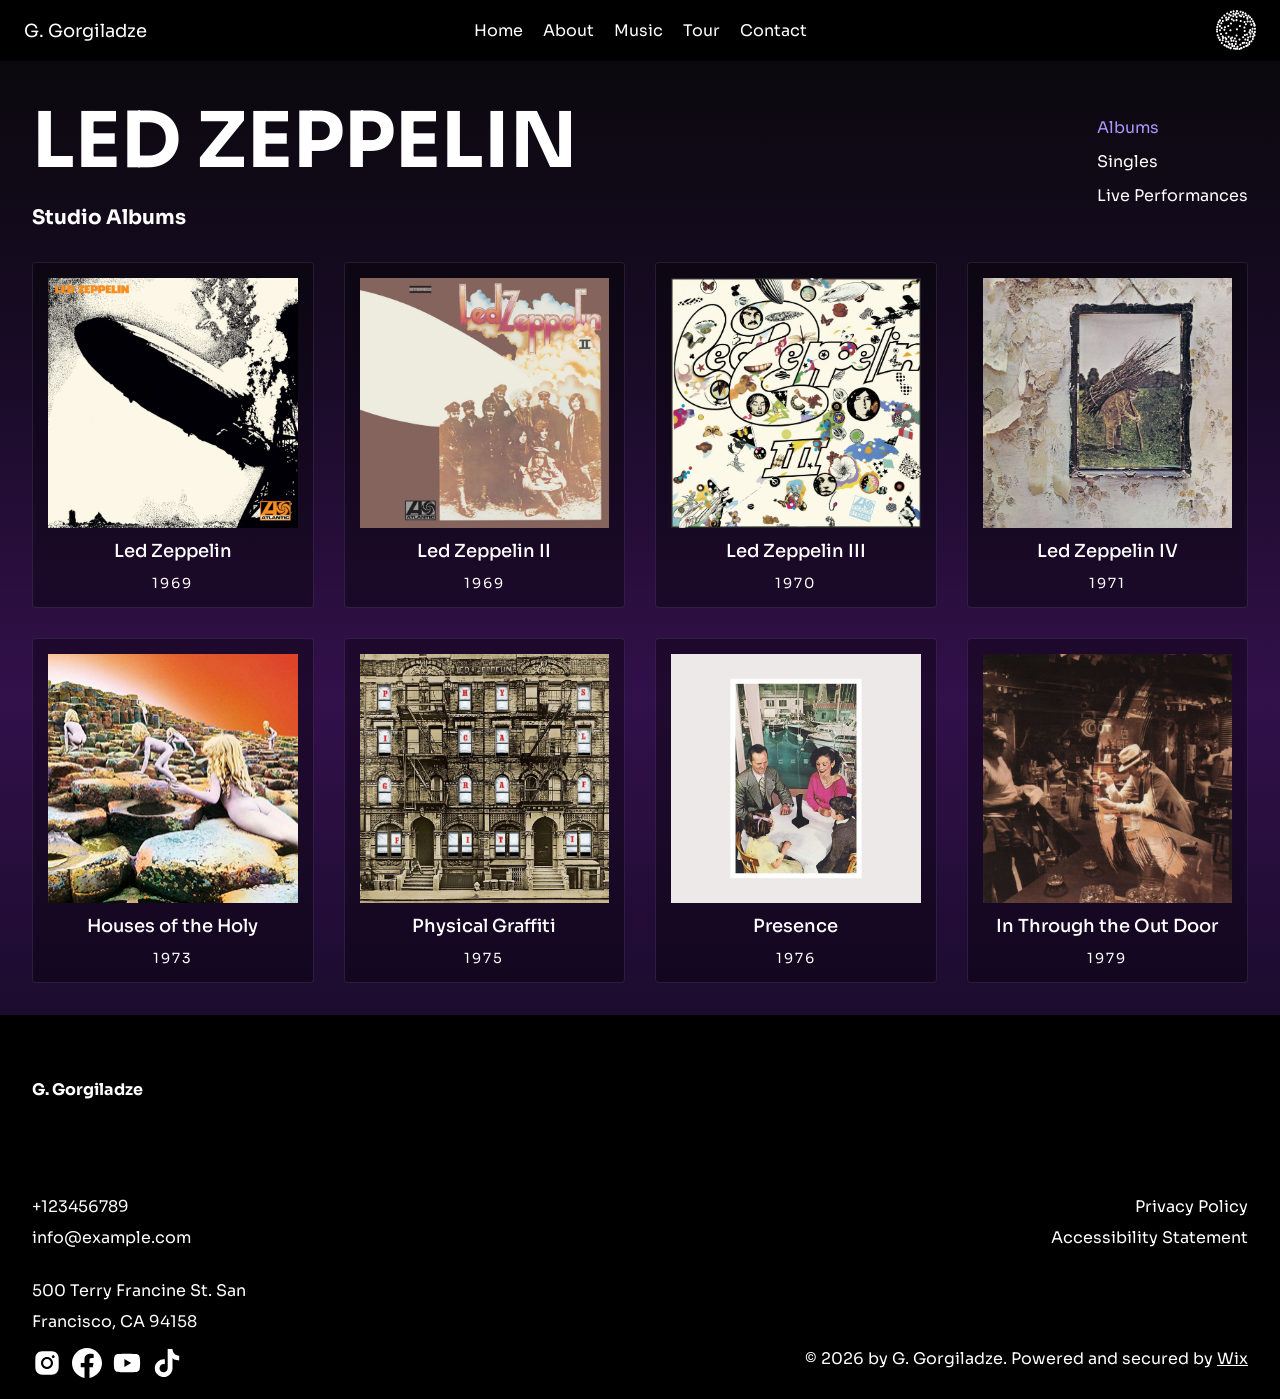
<file: pages/albums.html>
<!doctype html>
<html lang="en">
  <head>
    <meta charset="UTF-8" />
    <meta name="viewport" content="width=device-width, initial-scale=1.0" />
    <title>Rock 'N' Roll Fever | Albums</title>
    <meta
      name="description"
      content="Discover Led Zeppelin's legendary studio albums, from their groundbreaking 1969 debut to Physical Graffiti and In Through the Out Door."
    />

    <meta
      name="keywords"
      content="Led Zeppelin albums, Led Zeppelin discography, Led Zeppelin studio albums, Led Zeppelin album list, Led Zeppelin I, Led Zeppelin II, Led Zeppelin IV, Houses of the Holy, Physical Graffiti, classic rock albums"
    />
    <link rel="stylesheet" href="../styles/style.css" />
    <link rel="stylesheet" href="../styles/albums.css" />
  </head>
  <body>
    <header class="header">
      <div class="name">
        <a href="../index.html">G. Gorgiladze</a>
      </div>
      <nav class="navbar" id="navbar">
        <a href="../index.html" class="home"> Home </a>
        <a href="./about.html" class="about">About</a>
        <a href="./music.html" class="music">Music</a>
        <a href="./tour.html" class="tour">Tour</a>
        <a href="./contact.html" class="contact">Contact</a>
      </nav>

      <button class="hamburger-btn" id="hamburger">
        <span class="hamburger-line"></span>
        <span class="hamburger-line"></span>
        <span class="hamburger-line"></span>
      </button>

      <div class="logo-container">
        <a href="../index.html">
          <svg
            preserveAspectRatio="none"
            data-bbox="20.001 20.001 159.998 159.998"
            viewBox="20.001 20.001 159.998 159.998"
            height="40"
            width="40"
            xmlns="http://www.w3.org/2000/svg"
            data-type="color"
            role="presentation"
            aria-hidden="true"
            aria-label=""
          >
            <defs>
              <style>
                #comp-m8bzujiv svg [data-color="1"] {
                  fill: #ffffff;
                }
              </style>
            </defs>
            <g>
              <path
                fill="#ffffff"
                d="M39.724 61.018c0 2.279-1.857 4.126-4.148 4.126-2.29 0-4.148-1.847-4.148-4.126 0-2.279 1.857-4.126 4.148-4.126 2.29 0 4.148 1.847 4.148 4.126z"
                data-color="1"
              ></path>
              <path
                fill="#ffffff"
                d="M28.297 97.723c0 2.279-1.857 4.126-4.148 4.126-2.29 0-4.148-1.847-4.148-4.126 0-2.279 1.857-4.126 4.148-4.126 2.29 0 4.148 1.847 4.148 4.126z"
                data-color="1"
              ></path>
              <path
                fill="#ffffff"
                d="M28.474 106.453c0 2.279-1.857 4.126-4.148 4.126-2.29 0-4.148-1.847-4.148-4.126 0-2.279 1.857-4.126 4.148-4.126 2.29 0 4.148 1.847 4.148 4.126z"
                data-color="1"
              ></path>
              <path
                fill="#ffffff"
                d="M30.931 121.193c0 2.279-1.857 4.126-4.148 4.126-2.29 0-4.148-1.847-4.148-4.126 0-2.279 1.857-4.126 4.148-4.126 2.29 0 4.148 1.847 4.148 4.126z"
                data-color="1"
              ></path>
              <path
                fill="#ffffff"
                d="M34.899 130.507c0 2.279-1.857 4.126-4.148 4.126-2.29 0-4.148-1.847-4.148-4.126 0-2.279 1.857-4.126 4.148-4.126 2.29 0 4.148 1.847 4.148 4.126z"
                data-color="1"
              ></path>
              <path
                fill="#ffffff"
                d="M47.437 151.662c0 2.279-1.857 4.126-4.148 4.126-2.29 0-4.148-1.847-4.148-4.126 0-2.279 1.857-4.126 4.148-4.126 2.29 0 4.148 1.847 4.148 4.126z"
                data-color="1"
              ></path>
              <path
                fill="#ffffff"
                d="M58.229 160.503c0 2.279-1.857 4.126-4.148 4.126-2.29 0-4.148-1.847-4.148-4.126 0-2.279 1.857-4.126 4.148-4.126 2.29 0 4.148 1.847 4.148 4.126z"
                data-color="1"
              ></path>
              <path
                fill="#ffffff"
                d="M67.434 166.028c0 2.279-1.857 4.126-4.148 4.126-2.29 0-4.148-1.847-4.148-4.126 0-2.279 1.857-4.126 4.148-4.126 2.29 0 4.148 1.847 4.148 4.126z"
                data-color="1"
              ></path>
              <path
                fill="#ffffff"
                d="M82.194 172.659c0 2.279-1.857 4.126-4.148 4.126-2.29 0-4.148-1.847-4.148-4.126 0-2.279 1.857-4.126 4.148-4.126 2.29 0 4.148 1.847 4.148 4.126z"
                data-color="1"
              ></path>
              <path
                fill="#ffffff"
                d="M77.909 156.398c0 2.279-1.857 4.126-4.148 4.126-2.29 0-4.148-1.847-4.148-4.126 0-2.279 1.857-4.126 4.148-4.126 2.29 0 4.148 1.847 4.148 4.126z"
                data-color="1"
              ></path>
              <path
                fill="#ffffff"
                d="M73.306 147.4c0 2.279-1.857 4.126-4.148 4.126-2.29 0-4.148-1.847-4.148-4.126 0-2.279 1.857-4.126 4.148-4.126 2.29 0 4.148 1.847 4.148 4.126z"
                data-color="1"
              ></path>
              <path
                fill="#ffffff"
                d="M63.466 145.979c0 2.279-1.857 4.126-4.148 4.126-2.29 0-4.148-1.847-4.148-4.126 0-2.279 1.857-4.126 4.148-4.126 2.29 0 4.148 1.847 4.148 4.126z"
                data-color="1"
              ></path>
              <path
                fill="#ffffff"
                d="M51.087 141.243c0 2.279-1.857 4.126-4.148 4.126-2.29 0-4.148-1.847-4.148-4.126 0-2.279 1.857-4.126 4.148-4.126 2.29 0 4.148 1.847 4.148 4.126z"
                data-color="1"
              ></path>
              <path
                fill="#ffffff"
                d="M52.198 131.613c0 2.279-1.857 4.126-4.148 4.126-2.29 0-4.148-1.847-4.148-4.126 0-2.279 1.857-4.126 4.148-4.126 2.29 0 4.148 1.847 4.148 4.126z"
                data-color="1"
              ></path>
              <path
                fill="#ffffff"
                d="M50.928 125.771c0 2.279-1.857 4.126-4.148 4.126-2.29 0-4.148-1.847-4.148-4.126 0-2.279 1.857-4.126 4.148-4.126 2.29 0 4.148 1.847 4.148 4.126z"
                data-color="1"
              ></path>
              <path
                fill="#ffffff"
                d="M65.371 112.984c0 2.279-1.857 4.126-4.148 4.126-2.29 0-4.148-1.847-4.148-4.126 0-2.279 1.857-4.126 4.148-4.126 2.29 0 4.148 1.847 4.148 4.126z"
                data-color="1"
              ></path>
              <path
                fill="#ffffff"
                d="M65.371 136.349c0 2.279-1.857 4.126-4.148 4.126-2.29 0-4.148-1.847-4.148-4.126 0-2.279 1.857-4.126 4.148-4.126 2.29 0 4.148 1.847 4.148 4.126z"
                data-color="1"
              ></path>
              <path
                fill="#ffffff"
                d="M83.622 134.612c0 2.279-1.857 4.126-4.148 4.126-2.29 0-4.148-1.847-4.148-4.126 0-2.279 1.857-4.126 4.148-4.126 2.29 0 4.148 1.847 4.148 4.126z"
                data-color="1"
              ></path>
              <path
                fill="#ffffff"
                d="M74.734 127.35c0 2.279-1.857 4.126-4.148 4.126-2.29 0-4.148-1.847-4.148-4.126 0-2.279 1.857-4.126 4.148-4.126 2.29 0 4.148 1.847 4.148 4.126z"
                data-color="1"
              ></path>
              <path
                fill="#ffffff"
                d="M81.876 101.301c0 2.279-1.857 4.126-4.148 4.126-2.29 0-4.148-1.847-4.148-4.126 0-2.279 1.857-4.126 4.148-4.126 2.29 0 4.148 1.847 4.148 4.126z"
                data-color="1"
              ></path>
              <path
                fill="#ffffff"
                d="M73.623 84.093c0 2.279-1.857 4.126-4.148 4.126-2.29 0-4.148-1.847-4.148-4.126 0-2.279 1.857-4.126 4.148-4.126 2.29 0 4.148 1.847 4.148 4.126z"
                data-color="1"
              ></path>
              <path
                fill="#ffffff"
                d="M60.133 89.303c0 2.279-1.857 4.126-4.148 4.126-2.29 0-4.148-1.847-4.148-4.126 0-2.279 1.857-4.126 4.148-4.126 2.29 0 4.148 1.847 4.148 4.126z"
                data-color="1"
              ></path>
              <path
                fill="#ffffff"
                d="M72.512 56.94c0 2.279-1.857 4.126-4.148 4.126-2.29 0-4.148-1.847-4.148-4.126 0-2.279 1.857-4.126 4.148-4.126 2.29 0 4.148 1.847 4.148 4.126z"
                data-color="1"
              ></path>
              <path
                fill="#ffffff"
                d="M57.594 99.407c0 2.279-1.857 4.126-4.148 4.126-2.29 0-4.148-1.847-4.148-4.126 0-2.279 1.857-4.126 4.148-4.126 2.29 0 4.148 1.847 4.148 4.126z"
                data-color="1"
              ></path>
              <path
                fill="#ffffff"
                d="M99.81 133.665c0 2.279-1.857 4.126-4.148 4.126-2.29 0-4.148-1.847-4.148-4.126 0-2.279 1.857-4.126 4.148-4.126 2.29 0 4.148 1.847 4.148 4.126z"
                data-color="1"
              ></path>
              <path
                fill="#ffffff"
                d="M88.542 156.398c0 2.279-1.857 4.126-4.148 4.126-2.29 0-4.148-1.847-4.148-4.126 0-2.279 1.857-4.126 4.148-4.126 2.29 0 4.148 1.847 4.148 4.126z"
                data-color="1"
              ></path>
              <path
                fill="#ffffff"
                d="M85.685 142.821c0 2.279-1.857 4.126-4.148 4.126-2.29 0-4.148-1.847-4.148-4.126 0-2.279 1.857-4.126 4.148-4.126 2.29 0 4.148 1.847 4.148 4.126z"
                data-color="1"
              ></path>
              <path
                fill="#ffffff"
                d="M103.143 155.767c0 2.279-1.857 4.126-4.148 4.126-2.29 0-4.148-1.847-4.148-4.126 0-2.279 1.857-4.126 4.148-4.126 2.29 0 4.148 1.847 4.148 4.126z"
                data-color="1"
              ></path>
              <path
                fill="#ffffff"
                d="M97.112 163.66c0 2.279-1.857 4.126-4.148 4.126-2.29 0-4.148-1.847-4.148-4.126 0-2.279 1.857-4.126 4.148-4.126 2.29 0 4.148 1.847 4.148 4.126z"
                data-color="1"
              ></path>
              <path
                fill="#ffffff"
                d="M96.16 174.238c0 2.279-1.857 4.126-4.148 4.126-2.29 0-4.148-1.847-4.148-4.126 0-2.279 1.857-4.126 4.148-4.126 2.29 0 4.148 1.847 4.148 4.126z"
                data-color="1"
              ></path>
              <path
                fill="#ffffff"
                d="M108.698 174.553c0 2.279-1.857 4.126-4.148 4.126-2.29 0-4.148-1.847-4.148-4.126 0-2.279 1.857-4.126 4.148-4.126 2.29 0 4.148 1.847 4.148 4.126z"
                data-color="1"
              ></path>
              <path
                fill="#ffffff"
                d="M124.251 172.659c0 2.279-1.857 4.126-4.148 4.126-2.29 0-4.148-1.847-4.148-4.126 0-2.279 1.857-4.126 4.148-4.126 2.29 0 4.148 1.847 4.148 4.126z"
                data-color="1"
              ></path>
              <path
                fill="#ffffff"
                d="M39.501 139.506c0 2.279-1.857 4.126-4.148 4.126-2.29 0-4.148-1.847-4.148-4.126 0-2.279 1.857-4.126 4.148-4.126 2.29 0 4.148 1.847 4.148 4.126z"
                data-color="1"
              ></path>
              <path
                fill="#ffffff"
                d="M44.263 116.299c0 2.279-1.857 4.126-4.148 4.126-2.29 0-4.148-1.847-4.148-4.126 0-2.279 1.857-4.126 4.148-4.126 2.29 0 4.148 1.847 4.148 4.126z"
                data-color="1"
              ></path>
              <path
                fill="#ffffff"
                d="M40.136 100.67c0 2.279-1.857 4.126-4.148 4.126-2.29 0-4.148-1.847-4.148-4.126 0-2.279 1.857-4.126 4.148-4.126 2.29 0 4.148 1.847 4.148 4.126z"
                data-color="1"
              ></path>
              <path
                fill="#ffffff"
                d="M46.961 92.303c0 2.279-1.857 4.126-4.148 4.126-2.29 0-4.148-1.847-4.148-4.126 0-2.279 1.857-4.126 4.148-4.126 2.29 0 4.148 1.847 4.148 4.126z"
                data-color="1"
              ></path>
              <path
                fill="#ffffff"
                d="M39.819 84.567c0 2.279-1.857 4.126-4.148 4.126-2.29 0-4.148-1.847-4.148-4.126 0-2.279 1.857-4.126 4.148-4.126 2.29 0 4.148 1.847 4.148 4.126z"
                data-color="1"
              ></path>
              <path
                fill="#ffffff"
                d="M45.691 72.885c0 2.279-1.857 4.126-4.148 4.126-2.29 0-4.148-1.847-4.148-4.126 0-2.279 1.857-4.126 4.148-4.126 2.29 0 4.148 1.847 4.148 4.126z"
                data-color="1"
              ></path>
              <path
                fill="#ffffff"
                d="M34.687 69.301c0 2.279-1.857 4.126-4.148 4.126-2.29 0-4.148-1.847-4.148-4.126 0-2.279 1.857-4.126 4.148-4.126 2.29 0 4.148 1.847 4.148 4.126z"
                data-color="1"
              ></path>
              <path
                fill="#ffffff"
                d="M31.891 77.899c0 2.279-1.857 4.126-4.148 4.126-2.29 0-4.148-1.847-4.148-4.126 0-2.279 1.857-4.126 4.148-4.126 2.29 0 4.148 1.847 4.148 4.126z"
                data-color="1"
              ></path>
              <path
                fill="#ffffff"
                d="M29.193 88.003c0 2.279-1.857 4.126-4.148 4.126-2.29 0-4.148-1.847-4.148-4.126 0-2.279 1.857-4.126 4.148-4.126 2.29 0 4.148 1.847 4.148 4.126z"
                data-color="1"
              ></path>
              <path
                fill="#ffffff"
                d="M178.16 82.797c0 2.279-1.857 4.126-4.148 4.126-2.29 0-4.148-1.847-4.148-4.126 0-2.279 1.857-4.126 4.148-4.126 2.29 0 4.148 1.847 4.148 4.126z"
                data-color="1"
              ></path>
              <path
                fill="#ffffff"
                d="M160.148 48.805c0 2.279-1.857 4.126-4.148 4.126-2.29 0-4.148-1.847-4.148-4.126 0-2.279 1.857-4.126 4.148-4.126 2.29 0 4.148 1.847 4.148 4.126z"
                data-color="1"
              ></path>
              <path
                fill="#ffffff"
                d="M153.817 42.757c0 2.279-1.857 4.126-4.148 4.126-2.29 0-4.148-1.847-4.148-4.126 0-2.279 1.857-4.126 4.148-4.126 2.29 0 4.148 1.847 4.148 4.126z"
                data-color="1"
              ></path>
              <path
                fill="#ffffff"
                d="M141.602 34.062c0 2.279-1.857 4.126-4.148 4.126-2.29 0-4.148-1.847-4.148-4.126 0-2.279 1.857-4.126 4.148-4.126 2.29 0 4.148 1.847 4.148 4.126z"
                data-color="1"
              ></path>
              <path
                fill="#ffffff"
                d="M132.175 30.266c0 2.279-1.857 4.126-4.148 4.126-2.29 0-4.148-1.847-4.148-4.126 0-2.279 1.857-4.126 4.148-4.126 2.29 0 4.148 1.847 4.148 4.126z"
                data-color="1"
              ></path>
              <path
                fill="#ffffff"
                d="M108.271 24.127c0 2.279-1.857 4.126-4.148 4.126-2.29 0-4.148-1.847-4.148-4.126 0-2.279 1.857-4.126 4.148-4.126 2.29 0 4.148 1.847 4.148 4.126z"
                data-color="1"
              ></path>
              <path
                fill="#ffffff"
                d="M94.356 25.466c0 2.279-1.857 4.126-4.148 4.126-2.29 0-4.148-1.847-4.148-4.126 0-2.279 1.857-4.126 4.148-4.126 2.29 0 4.148 1.847 4.148 4.126z"
                data-color="1"
              ></path>
              <path
                fill="#ffffff"
                d="M83.919 28.034c0 2.279-1.857 4.126-4.148 4.126-2.29 0-4.148-1.847-4.148-4.126 0-2.279 1.857-4.126 4.148-4.126 2.29 0 4.148 1.847 4.148 4.126z"
                data-color="1"
              ></path>
              <path
                fill="#ffffff"
                d="M68.769 33.727c0 2.279-1.857 4.126-4.148 4.126-2.29 0-4.148-1.847-4.148-4.126 0-2.279 1.857-4.126 4.148-4.126 2.29 0 4.148 1.847 4.148 4.126z"
                data-color="1"
              ></path>
              <path
                fill="#ffffff"
                d="M83.358 42.211c0 2.279-1.857 4.126-4.148 4.126-2.29 0-4.148-1.847-4.148-4.126 0-2.279 1.857-4.126 4.148-4.126 2.29 0 4.148 1.847 4.148 4.126z"
                data-color="1"
              ></path>
              <path
                fill="#ffffff"
                d="M77.327 37.79c0 2.279-1.857 4.126-4.148 4.126-2.29 0-4.148-1.847-4.148-4.126 0-2.279 1.857-4.126 4.148-4.126 2.29 0 4.148 1.847 4.148 4.126z"
                data-color="1"
              ></path>
              <path
                fill="#ffffff"
                d="M93.009 45.337c0 2.279-1.857 4.126-4.148 4.126-2.29 0-4.148-1.847-4.148-4.126 0-2.279 1.857-4.126 4.148-4.126 2.29 0 4.148 1.847 4.148 4.126z"
                data-color="1"
              ></path>
              <path
                fill="#ffffff"
                d="M100.977 39.42c0 2.279-1.857 4.126-4.148 4.126-2.29 0-4.148-1.847-4.148-4.126 0-2.279 1.857-4.126 4.148-4.126 2.29 0 4.148 1.847 4.148 4.126z"
                data-color="1"
              ></path>
              <path
                fill="#ffffff"
                d="M93.994 35c0 2.279-1.857 4.126-4.148 4.126-2.29 0-4.148-1.847-4.148-4.126 0-2.279 1.857-4.126 4.148-4.126 2.29 0 4.148 1.847 4.148 4.126z"
                data-color="1"
              ></path>
              <path
                fill="#ffffff"
                d="M113.097 34.062c0 2.279-1.857 4.126-4.148 4.126-2.29 0-4.148-1.847-4.148-4.126 0-2.279 1.857-4.126 4.148-4.126 2.29 0 4.148 1.847 4.148 4.126z"
                data-color="1"
              ></path>
              <path
                fill="#ffffff"
                d="M105.162 33.43c0 2.279-1.857 4.126-4.148 4.126-2.29 0-4.148-1.847-4.148-4.126 0-2.279 1.857-4.126 4.148-4.126 2.29 0 4.148 1.847 4.148 4.126z"
                data-color="1"
              ></path>
              <path
                fill="#ffffff"
                d="M119.157 41.653c0 2.279-1.857 4.126-4.148 4.126-2.29 0-4.148-1.847-4.148-4.126 0-2.279 1.857-4.126 4.148-4.126 2.29 0 4.148 1.847 4.148 4.126z"
                data-color="1"
              ></path>
              <path
                fill="#ffffff"
                d="M124.207 44.89c0 2.279-1.857 4.126-4.148 4.126-2.29 0-4.148-1.847-4.148-4.126 0-2.279 1.857-4.126 4.148-4.126 2.29 0 4.148 1.847 4.148 4.126z"
                data-color="1"
              ></path>
              <path
                fill="#ffffff"
                d="M123.085 64.091c0 2.279-1.857 4.126-4.148 4.126-2.29 0-4.148-1.847-4.148-4.126 0-2.279 1.857-4.126 4.148-4.126 2.29 0 4.148 1.847 4.148 4.126z"
                data-color="1"
              ></path>
              <path
                fill="#ffffff"
                d="M106.476 47.569c0 2.279-1.857 4.126-4.148 4.126-2.29 0-4.148-1.847-4.148-4.126 0-2.279 1.857-4.126 4.148-4.126 2.29 0 4.148 1.847 4.148 4.126z"
                data-color="1"
              ></path>
              <path
                fill="#ffffff"
                d="M94.805 61.635c0 2.279-1.857 4.126-4.148 4.126-2.29 0-4.148-1.847-4.148-4.126 0-2.279 1.857-4.126 4.148-4.126 2.29 0 4.148 1.847 4.148 4.126z"
                data-color="1"
              ></path>
              <path
                fill="#ffffff"
                d="M106.251 60.518c0 2.279-1.857 4.126-4.148 4.126-2.29 0-4.148-1.847-4.148-4.126 0-2.279 1.857-4.126 4.148-4.126 2.29 0 4.148 1.847 4.148 4.126z"
                data-color="1"
              ></path>
              <path
                fill="#ffffff"
                d="M119.718 83.961c0 2.279-1.857 4.126-4.148 4.126-2.29 0-4.148-1.847-4.148-4.126 0-2.279 1.857-4.126 4.148-4.126 2.29 0 4.148 1.847 4.148 4.126z"
                data-color="1"
              ></path>
              <path
                fill="#ffffff"
                d="M137.786 90.324c0 2.279-1.857 4.126-4.148 4.126-2.29 0-4.148-1.847-4.148-4.126 0-2.279 1.857-4.126 4.148-4.126 2.29 0 4.148 1.847 4.148 4.126z"
                data-color="1"
              ></path>
              <path
                fill="#ffffff"
                d="M143.622 77.152c0 2.279-1.857 4.126-4.148 4.126-2.29 0-4.148-1.847-4.148-4.126 0-2.279 1.857-4.126 4.148-4.126 2.29 0 4.148 1.847 4.148 4.126z"
                data-color="1"
              ></path>
              <path
                fill="#ffffff"
                d="M157.874 108.743c0 2.279-1.857 4.126-4.148 4.126-2.29 0-4.148-1.847-4.148-4.126 0-2.279 1.857-4.126 4.148-4.126 2.29 0 4.148 1.847 4.148 4.126z"
                data-color="1"
              ></path>
              <path
                fill="#ffffff"
                d="M138.235 68.221c0 2.279-1.857 4.126-4.148 4.126-2.29 0-4.148-1.847-4.148-4.126 0-2.279 1.857-4.126 4.148-4.126 2.29 0 4.148 1.847 4.148 4.126z"
                data-color="1"
              ></path>
              <path
                fill="#ffffff"
                d="M84.031 73.691c0 2.279-1.857 4.126-4.148 4.126-2.29 0-4.148-1.847-4.148-4.126 0-2.279 1.857-4.126 4.148-4.126 2.29 0 4.148 1.847 4.148 4.126z"
                data-color="1"
              ></path>
              <path
                fill="#ffffff"
                d="M75.839 49.69c0 2.279-1.857 4.126-4.148 4.126-2.29 0-4.148-1.847-4.148-4.126 0-2.279 1.857-4.126 4.148-4.126 2.29 0 4.148 1.847 4.148 4.126z"
                data-color="1"
              ></path>
              <path
                fill="#ffffff"
                d="M87.51 57.281c0 2.279-1.857 4.126-4.148 4.126-2.29 0-4.148-1.847-4.148-4.126 0-2.279 1.857-4.126 4.148-4.126 2.29 0 4.148 1.847 4.148 4.126z"
                data-color="1"
              ></path>
              <path
                fill="#ffffff"
                d="M65.963 60.407c0 2.279-1.857 4.126-4.148 4.126-2.29 0-4.148-1.847-4.148-4.126 0-2.279 1.857-4.126 4.148-4.126 2.29 0 4.148 1.847 4.148 4.126z"
                data-color="1"
              ></path>
              <path
                fill="#ffffff"
                d="M64.617 50.583c0 2.279-1.857 4.126-4.148 4.126-2.29 0-4.148-1.847-4.148-4.126 0-2.279 1.857-4.126 4.148-4.126 2.29 0 4.148 1.847 4.148 4.126z"
                data-color="1"
              ></path>
              <path
                fill="#ffffff"
                d="M57.771 42.434c0 2.279-1.857 4.126-4.148 4.126-2.29 0-4.148-1.847-4.148-4.126 0-2.279 1.857-4.126 4.148-4.126 2.29 0 4.148 1.847 4.148 4.126z"
                data-color="1"
              ></path>
              <path
                fill="#ffffff"
                d="M48.681 51.03c0 2.279-1.857 4.126-4.148 4.126-2.29 0-4.148-1.847-4.148-4.126 0-2.279 1.857-4.126 4.148-4.126 2.29 0 4.148 1.847 4.148 4.126z"
                data-color="1"
              ></path>
              <path
                fill="#ffffff"
                d="M51.538 63.659c0 2.279-1.857 4.126-4.148 4.126-2.29 0-4.148-1.847-4.148-4.126 0-2.279 1.857-4.126 4.148-4.126 2.29 0 4.148 1.847 4.148 4.126z"
                data-color="1"
              ></path>
              <path
                fill="#ffffff"
                d="M39.03 63.309c0 2.279-1.857 4.126-4.148 4.126-2.29 0-4.148-1.847-4.148-4.126 0-2.279 1.857-4.126 4.148-4.126 2.29 0 4.148 1.847 4.148 4.126z"
                data-color="1"
              ></path>
              <path
                fill="#ffffff"
                d="M122.524 27.141c0 2.279-1.857 4.126-4.148 4.126-2.29 0-4.148-1.847-4.148-4.126 0-2.279 1.857-4.126 4.148-4.126 2.29 0 4.148 1.847 4.148 4.126z"
                data-color="1"
              ></path>
              <path
                fill="#ffffff"
                d="M135.654 46.899c0 2.279-1.857 4.126-4.148 4.126-2.29 0-4.148-1.847-4.148-4.126 0-2.279 1.857-4.126 4.148-4.126 2.29 0 4.148 1.847 4.148 4.126z"
                data-color="1"
              ></path>
              <path
                fill="#ffffff"
                d="M149.682 55.049c0 2.279-1.857 4.126-4.148 4.126-2.29 0-4.148-1.847-4.148-4.126 0-2.279 1.857-4.126 4.148-4.126 2.29 0 4.148 1.847 4.148 4.126z"
                data-color="1"
              ></path>
              <path
                fill="#ffffff"
                d="M149.682 49.681c0 2.279-1.857 4.126-4.148 4.126-2.29 0-4.148-1.847-4.148-4.126 0-2.279 1.857-4.126 4.148-4.126 2.29 0 4.148 1.847 4.148 4.126z"
                data-color="1"
              ></path>
              <path
                fill="#ffffff"
                d="M143.975 40.909c0 2.279-1.857 4.126-4.148 4.126-2.29 0-4.148-1.847-4.148-4.126 0-2.279 1.857-4.126 4.148-4.126 2.29 0 4.148 1.847 4.148 4.126z"
                data-color="1"
              ></path>
              <path
                fill="#ffffff"
                d="M129.984 38.328c0 2.279-1.857 4.126-4.148 4.126-2.29 0-4.148-1.847-4.148-4.126 0-2.279 1.857-4.126 4.148-4.126 2.29 0 4.148 1.847 4.148 4.126z"
                data-color="1"
              ></path>
              <path
                fill="#ffffff"
                d="M150.804 65.765c0 2.279-1.857 4.126-4.148 4.126-2.29 0-4.148-1.847-4.148-4.126 0-2.279 1.857-4.126 4.148-4.126 2.29 0 4.148 1.847 4.148 4.126z"
                data-color="1"
              ></path>
              <path
                fill="#ffffff"
                d="M161.353 66.212c0 2.279-1.857 4.126-4.148 4.126-2.29 0-4.148-1.847-4.148-4.126 0-2.279 1.857-4.126 4.148-4.126 2.29 0 4.148 1.847 4.148 4.126z"
                data-color="1"
              ></path>
              <path
                fill="#ffffff"
                d="M165.505 78.603c0 2.279-1.857 4.126-4.148 4.126-2.29 0-4.148-1.847-4.148-4.126 0-2.279 1.857-4.126 4.148-4.126 2.29 0 4.148 1.847 4.148 4.126z"
                data-color="1"
              ></path>
              <path
                fill="#ffffff"
                d="M175.834 73.397c0 2.279-1.857 4.126-4.148 4.126-2.29 0-4.148-1.847-4.148-4.126 0-2.279 1.857-4.126 4.148-4.126 2.29 0 4.148 1.847 4.148 4.126z"
                data-color="1"
              ></path>
              <path
                fill="#ffffff"
                d="M171.698 65.35c0 2.279-1.857 4.126-4.148 4.126-2.29 0-4.148-1.847-4.148-4.126 0-2.279 1.857-4.126 4.148-4.126 2.29 0 4.148 1.847 4.148 4.126z"
                data-color="1"
              ></path>
              <path
                fill="#ffffff"
                d="M166.424 56.308c0 2.279-1.857 4.126-4.148 4.126-2.29 0-4.148-1.847-4.148-4.126 0-2.279 1.857-4.126 4.148-4.126 2.29 0 4.148 1.847 4.148 4.126z"
                data-color="1"
              ></path>
              <path
                fill="#ffffff"
                d="M65.863 163.654c0 2.279-1.857 4.126-4.148 4.126-2.29 0-4.148-1.847-4.148-4.126 0-2.279 1.857-4.126 4.148-4.126 2.29 0 4.148 1.847 4.148 4.126z"
                data-color="1"
              ></path>
              <path
                fill="#ffffff"
                d="M102.762 175.02c0 2.279-1.857 4.126-4.148 4.126-2.29 0-4.148-1.847-4.148-4.126 0-2.279 1.857-4.126 4.148-4.126 2.29 0 4.148 1.847 4.148 4.126z"
                data-color="1"
              ></path>
              <path
                fill="#ffffff"
                d="M109.951 166.951c0 2.279-1.857 4.126-4.148 4.126-2.29 0-4.148-1.847-4.148-4.126 0-2.279 1.857-4.126 4.148-4.126 2.29 0 4.148 1.847 4.148 4.126z"
                data-color="1"
              ></path>
              <path
                fill="#ffffff"
                d="M126.356 172.4c0 2.279-1.857 4.126-4.148 4.126-2.29 0-4.148-1.847-4.148-4.126 0-2.279 1.857-4.126 4.148-4.126 2.29 0 4.148 1.847 4.148 4.126z"
                data-color="1"
              ></path>
              <path
                fill="#ffffff"
                d="M135.72 168.454c0 2.279-1.857 4.126-4.148 4.126-2.29 0-4.148-1.847-4.148-4.126 0-2.279 1.857-4.126 4.148-4.126 2.29 0 4.148 1.847 4.148 4.126z"
                data-color="1"
              ></path>
              <path
                fill="#ffffff"
                d="M156.987 155.982c0 2.279-1.857 4.126-4.148 4.126-2.29 0-4.148-1.847-4.148-4.126 0-2.279 1.857-4.126 4.148-4.126 2.29 0 4.148 1.847 4.148 4.126z"
                data-color="1"
              ></path>
              <path
                fill="#ffffff"
                d="M165.875 145.247c0 2.279-1.857 4.126-4.148 4.126-2.29 0-4.148-1.847-4.148-4.126 0-2.279 1.857-4.126 4.148-4.126 2.29 0 4.148 1.847 4.148 4.126z"
                data-color="1"
              ></path>
              <path
                fill="#ffffff"
                d="M171.429 136.09c0 2.279-1.857 4.126-4.148 4.126-2.29 0-4.148-1.847-4.148-4.126 0-2.279 1.857-4.126 4.148-4.126 2.29 0 4.148 1.847 4.148 4.126z"
                data-color="1"
              ></path>
              <path
                fill="#ffffff"
                d="M178.095 121.408c0 2.279-1.857 4.126-4.148 4.126-2.29 0-4.148-1.847-4.148-4.126 0-2.279 1.857-4.126 4.148-4.126 2.29 0 4.148 1.847 4.148 4.126z"
                data-color="1"
              ></path>
              <path
                fill="#ffffff"
                d="M161.748 125.671c0 2.279-1.857 4.126-4.148 4.126-2.29 0-4.148-1.847-4.148-4.126 0-2.279 1.857-4.126 4.148-4.126 2.29 0 4.148 1.847 4.148 4.126z"
                data-color="1"
              ></path>
              <path
                fill="#ffffff"
                d="M172.54 126.618c0 2.279-1.857 4.126-4.148 4.126-2.29 0-4.148-1.847-4.148-4.126 0-2.279 1.857-4.126 4.148-4.126 2.29 0 4.148 1.847 4.148 4.126z"
                data-color="1"
              ></path>
              <path
                fill="#ffffff"
                d="M152.702 130.249c0 2.279-1.857 4.126-4.148 4.126-2.29 0-4.148-1.847-4.148-4.126 0-2.279 1.857-4.126 4.148-4.126 2.29 0 4.148 1.847 4.148 4.126z"
                data-color="1"
              ></path>
              <path
                fill="#ffffff"
                d="M151.273 140.037c0 2.279-1.857 4.126-4.148 4.126-2.29 0-4.148-1.847-4.148-4.126 0-2.279 1.857-4.126 4.148-4.126 2.29 0 4.148 1.847 4.148 4.126z"
                data-color="1"
              ></path>
              <path
                fill="#ffffff"
                d="M146.512 152.351c0 2.279-1.857 4.126-4.148 4.126-2.29 0-4.148-1.847-4.148-4.126 0-2.279 1.857-4.126 4.148-4.126 2.29 0 4.148 1.847 4.148 4.126z"
                data-color="1"
              ></path>
              <path
                fill="#ffffff"
                d="M150.639 161.507c0 2.279-1.857 4.126-4.148 4.126-2.29 0-4.148-1.847-4.148-4.126 0-2.279 1.857-4.126 4.148-4.126 2.29 0 4.148 1.847 4.148 4.126z"
                data-color="1"
              ></path>
              <path
                fill="#ffffff"
                d="M136.831 151.246c0 2.279-1.857 4.126-4.148 4.126-2.29 0-4.148-1.847-4.148-4.126 0-2.279 1.857-4.126 4.148-4.126 2.29 0 4.148 1.847 4.148 4.126z"
                data-color="1"
              ></path>
              <path
                fill="#ffffff"
                d="M130.959 152.509c0 2.279-1.857 4.126-4.148 4.126-2.29 0-4.148-1.847-4.148-4.126 0-2.279 1.857-4.126 4.148-4.126 2.29 0 4.148 1.847 4.148 4.126z"
                data-color="1"
              ></path>
              <path
                fill="#ffffff"
                d="M118.104 138.142c0 2.279-1.857 4.126-4.148 4.126-2.29 0-4.148-1.847-4.148-4.126 0-2.279 1.857-4.126 4.148-4.126 2.29 0 4.148 1.847 4.148 4.126z"
                data-color="1"
              ></path>
              <path
                fill="#ffffff"
                d="M141.592 138.142c0 2.279-1.857 4.126-4.148 4.126-2.29 0-4.148-1.847-4.148-4.126 0-2.279 1.857-4.126 4.148-4.126 2.29 0 4.148 1.847 4.148 4.126z"
                data-color="1"
              ></path>
              <path
                fill="#ffffff"
                d="M139.847 119.987c0 2.279-1.857 4.126-4.148 4.126-2.29 0-4.148-1.847-4.148-4.126 0-2.279 1.857-4.126 4.148-4.126 2.29 0 4.148 1.847 4.148 4.126z"
                data-color="1"
              ></path>
              <path
                fill="#ffffff"
                d="M132.546 128.828c0 2.279-1.857 4.126-4.148 4.126-2.29 0-4.148-1.847-4.148-4.126 0-2.279 1.857-4.126 4.148-4.126 2.29 0 4.148 1.847 4.148 4.126z"
                data-color="1"
              ></path>
              <path
                fill="#ffffff"
                d="M106.359 121.724c0 2.279-1.857 4.126-4.148 4.126-2.29 0-4.148-1.847-4.148-4.126 0-2.279 1.857-4.126 4.148-4.126 2.29 0 4.148 1.847 4.148 4.126z"
                data-color="1"
              ></path>
              <path
                fill="#ffffff"
                d="M89.06 129.933c0 2.279-1.857 4.126-4.148 4.126-2.29 0-4.148-1.847-4.148-4.126 0-2.279 1.857-4.126 4.148-4.126 2.29 0 4.148 1.847 4.148 4.126z"
                data-color="1"
              ></path>
              <path
                fill="#ffffff"
                d="M94.298 143.352c0 2.279-1.857 4.126-4.148 4.126-2.29 0-4.148-1.847-4.148-4.126 0-2.279 1.857-4.126 4.148-4.126 2.29 0 4.148 1.847 4.148 4.126z"
                data-color="1"
              ></path>
              <path
                fill="#ffffff"
                d="M61.763 131.038c0 2.279-1.857 4.126-4.148 4.126-2.29 0-4.148-1.847-4.148-4.126 0-2.279 1.857-4.126 4.148-4.126 2.29 0 4.148 1.847 4.148 4.126z"
                data-color="1"
              ></path>
              <path
                fill="#ffffff"
                d="M104.455 145.878c0 2.279-1.857 4.126-4.148 4.126-2.29 0-4.148-1.847-4.148-4.126 0-2.279 1.857-4.126 4.148-4.126 2.29 0 4.148 1.847 4.148 4.126z"
                data-color="1"
              ></path>
              <path
                fill="#ffffff"
                d="M138.894 103.884c0 2.279-1.857 4.126-4.148 4.126-2.29 0-4.148-1.847-4.148-4.126 0-2.279 1.857-4.126 4.148-4.126 2.29 0 4.148 1.847 4.148 4.126z"
                data-color="1"
              ></path>
              <path
                fill="#ffffff"
                d="M161.748 115.093c0 2.279-1.857 4.126-4.148 4.126-2.29 0-4.148-1.847-4.148-4.126 0-2.279 1.857-4.126 4.148-4.126 2.29 0 4.148 1.847 4.148 4.126z"
                data-color="1"
              ></path>
              <path
                fill="#ffffff"
                d="M148.099 117.935c0 2.279-1.857 4.126-4.148 4.126-2.29 0-4.148-1.847-4.148-4.126 0-2.279 1.857-4.126 4.148-4.126 2.29 0 4.148 1.847 4.148 4.126z"
                data-color="1"
              ></path>
              <path
                fill="#ffffff"
                d="M161.113 100.569c0 2.279-1.857 4.126-4.148 4.126-2.29 0-4.148-1.847-4.148-4.126 0-2.279 1.857-4.126 4.148-4.126 2.29 0 4.148 1.847 4.148 4.126z"
                data-color="1"
              ></path>
              <path
                fill="#ffffff"
                d="M169.049 106.568c0 2.279-1.857 4.126-4.148 4.126-2.29 0-4.148-1.847-4.148-4.126 0-2.279 1.857-4.126 4.148-4.126 2.29 0 4.148 1.847 4.148 4.126z"
                data-color="1"
              ></path>
              <path
                fill="#ffffff"
                d="M179.682 107.515c0 2.279-1.857 4.126-4.148 4.126-2.29 0-4.148-1.847-4.148-4.126 0-2.279 1.857-4.126 4.148-4.126 2.29 0 4.148 1.847 4.148 4.126z"
                data-color="1"
              ></path>
              <path
                fill="#ffffff"
                d="M179.999 95.044c0 2.279-1.857 4.126-4.148 4.126-2.29 0-4.148-1.847-4.148-4.126 0-2.279 1.857-4.126 4.148-4.126 2.29 0 4.148 1.847 4.148 4.126z"
                data-color="1"
              ></path>
              <path
                fill="#ffffff"
                d="M174.457 115.166c0 2.279-1.857 4.126-4.148 4.126-2.29 0-4.148-1.847-4.148-4.126 0-2.279 1.857-4.126 4.148-4.126 2.29 0 4.148 1.847 4.148 4.126z"
                data-color="1"
              ></path>
              <path
                fill="#ffffff"
                d="M170.477 95.359c0 2.279-1.857 4.126-4.148 4.126-2.29 0-4.148-1.847-4.148-4.126 0-2.279 1.857-4.126 4.148-4.126 2.29 0 4.148 1.847 4.148 4.126z"
                data-color="1"
              ></path>
              <path
                fill="#ffffff"
                d="M178.095 79.572c0 2.279-1.857 4.126-4.148 4.126-2.29 0-4.148-1.847-4.148-4.126 0-2.279 1.857-4.126 4.148-4.126 2.29 0 4.148 1.847 4.148 4.126z"
                data-color="1"
              ></path>
              <path
                fill="#ffffff"
                d="M144.766 163.875c0 2.279-1.857 4.126-4.148 4.126-2.29 0-4.148-1.847-4.148-4.126 0-2.279 1.857-4.126 4.148-4.126 2.29 0 4.148 1.847 4.148 4.126z"
                data-color="1"
              ></path>
              <path
                fill="#ffffff"
                d="M121.437 159.139c0 2.279-1.857 4.126-4.148 4.126-2.29 0-4.148-1.847-4.148-4.126 0-2.279 1.857-4.126 4.148-4.126 2.29 0 4.148 1.847 4.148 4.126z"
                data-color="1"
              ></path>
              <path
                fill="#ffffff"
                d="M118.104 175.873c0 2.279-1.857 4.126-4.148 4.126-2.29 0-4.148-1.847-4.148-4.126 0-2.279 1.857-4.126 4.148-4.126 2.29 0 4.148 1.847 4.148 4.126z"
                data-color="1"
              ></path>
              <path
                fill="#ffffff"
                d="M107.81 97.469c0 2.279-1.857 4.126-4.148 4.126-2.29 0-4.148-1.847-4.148-4.126 0-2.279 1.857-4.126 4.148-4.126 2.29 0 4.148 1.847 4.148 4.126z"
                data-color="1"
              ></path>
              <path
                fill="#ffffff"
                d="M89.536 163.56c0 2.279-1.857 4.126-4.148 4.126-2.29 0-4.148-1.847-4.148-4.126 0-2.279 1.857-4.126 4.148-4.126 2.29 0 4.148 1.847 4.148 4.126z"
                data-color="1"
              ></path>
              <path
                fill="#ffffff"
                d="M77.792 157.718c0 2.279-1.857 4.126-4.148 4.126-2.29 0-4.148-1.847-4.148-4.126 0-2.279 1.857-4.126 4.148-4.126 2.29 0 4.148 1.847 4.148 4.126z"
                data-color="1"
              ></path>
              <path
                fill="#ffffff"
                d="M74.189 168.664c0 2.279-1.857 4.126-4.148 4.126-2.29 0-4.148-1.847-4.148-4.126 0-2.279 1.857-4.126 4.148-4.126 2.29 0 4.148 1.847 4.148 4.126z"
                data-color="1"
              ></path>
              <path
                fill="#ffffff"
                d="M82.833 171.445c0 2.279-1.857 4.126-4.148 4.126-2.29 0-4.148-1.847-4.148-4.126 0-2.279 1.857-4.126 4.148-4.126 2.29 0 4.148 1.847 4.148 4.126z"
                data-color="1"
              ></path>
              <path
                fill="#ffffff"
                d="M158.313 147.795c0 2.279-1.857 4.126-4.148 4.126-2.29 0-4.148-1.847-4.148-4.126 0-2.279 1.857-4.126 4.148-4.126 2.29 0 4.148 1.847 4.148 4.126z"
                data-color="1"
              ></path>
            </g>
          </svg>
        </a>
      </div>
    </header>

    <section class="albums-section">
      <div class="music-header">
        <div class="music-title">
          <h1>Led Zeppelin</h1>
          <h2>Studio Albums</h2>
        </div>
        <aside class="music-navigation">
          <nav class="music-navbar">
            <a href="./albums.html" class="albums active">Albums</a>
            <a href="./singles.html" class="singles">Singles</a>
            <a href="./live.html" class="live-performances"
              >Live Performances</a
            >
          </nav>
        </aside>
      </div>
      <div class="albums-grid">
        <div class="album" id="led-zeppelin">
          <img src="../img/albums-1.jpg" alt="Led Zeppelin" />
          <h2>Led Zeppelin</h2>
          <p>1969</p>
        </div>

        <div class="album" id="led-zeppelin-ii">
          <img src="../img/albums-2.jpg" alt="Led Zeppelin II" />
          <h2>Led Zeppelin II</h2>
          <p>1969</p>
        </div>

        <div class="album" id="led-zeppelin-iii">
          <img src="../img/albums-3.jpg" alt="Led Zeppelin III" />
          <h2>Led Zeppelin III</h2>
          <p>1970</p>
        </div>

        <div class="album" id="led-zeppelin-iv">
          <img src="../img/albums-4.jpg" alt="Led Zeppelin IV" />
          <h2>Led Zeppelin IV</h2>
          <p>1971</p>
        </div>

        <div class="album" id="houses-of-the-holy">
          <img src="../img/albums-5.jpg" alt="Album name" />
          <h2>Houses of the Holy</h2>
          <p>1973</p>
        </div>

        <div class="album" id="physical-graffiti">
          <img src="../img/albums-6.jpg" alt="Album name" />
          <h2>Physical Graffiti</h2>
          <p>1975</p>
        </div>

        <div class="album" id="presence">
          <img src="../img/albums-7.jpg" alt="Album name" />
          <h2>Presence</h2>
          <p>1976</p>
        </div>

        <div class="album" id="in-through-the-out-door">
          <img src="../img/albums-8.jpg" alt="Album name" />
          <h2>In Through the Out Door</h2>
          <p>1979</p>
        </div>
      </div>
    </section>

    <footer class="footer">
      <h4 class="name-2"><a href="#top">G. Gorgiladze</a></h4>
      <div class="footer-info">
        <div class="footer-contact">
          <a href="tel:+123456789">+123456789</a>
          <a href="mailto:info@example.com">info@example.com</a>
        </div>

        <div class="footer-links">
          <a href="./privacy.html">Privacy Policy</a>
          <a href="./Accessibility.html">Accessibility Statement</a>
        </div>
      </div>
      <div class="footer-address">
        <p class="address-ln-1">500 Terry Francine St. San</p>
        <p class="address-ln-2">Francisco, CA 94158</p>
      </div>
      <div class="last-row">
        <div class="social">
          <a href="https://www.instagram.com/">
            <svg
              class="instagram"
              xmlns="http://www.w3.org/2000/svg"
              width="1em"
              height="1em"
              viewBox="0 0 1024 1024"
            >
              <path d="M0 0h1024v1024H0z" fill="none" />
              <path
                fill="currentColor"
                d="M512 378.7c-73.4 0-133.3 59.9-133.3 133.3S438.6 645.3 512 645.3S645.3 585.4 645.3 512S585.4 378.7 512 378.7M911.8 512c0-55.2.5-109.9-2.6-165c-3.1-64-17.7-120.8-64.5-167.6c-46.9-46.9-103.6-61.4-167.6-64.5c-55.2-3.1-109.9-2.6-165-2.6c-55.2 0-109.9-.5-165 2.6c-64 3.1-120.8 17.7-167.6 64.5C132.6 226.3 118.1 283 115 347c-3.1 55.2-2.6 109.9-2.6 165s-.5 109.9 2.6 165c3.1 64 17.7 120.8 64.5 167.6c46.9 46.9 103.6 61.4 167.6 64.5c55.2 3.1 109.9 2.6 165 2.6c55.2 0 109.9.5 165-2.6c64-3.1 120.8-17.7 167.6-64.5c46.9-46.9 61.4-103.6 64.5-167.6c3.2-55.1 2.6-109.8 2.6-165M512 717.1c-113.5 0-205.1-91.6-205.1-205.1S398.5 306.9 512 306.9S717.1 398.5 717.1 512S625.5 717.1 512 717.1m213.5-370.7c-26.5 0-47.9-21.4-47.9-47.9s21.4-47.9 47.9-47.9s47.9 21.4 47.9 47.9a47.84 47.84 0 0 1-47.9 47.9"
              />
            </svg>
          </a>
          <a href="https://www.facebook.com/wix">
            <svg
              class="facebook"
              xmlns="http://www.w3.org/2000/svg"
              width="1em"
              height="1em"
              viewBox="0 0 24 24"
            >
              <path d="M0 0h24v24H0z" fill="none" />
              <g fill="none">
                <g clip-path="url(#SVGXv8lpc2Y)">
                  <path
                    fill="currentColor"
                    fill-rule="evenodd"
                    d="M0 12.067C0 18.034 4.333 22.994 10 24v-8.667H7V12h3V9.333c0-3 1.933-4.666 4.667-4.666c.866 0 1.8.133 2.666.266V8H15.8c-1.467 0-1.8.733-1.8 1.667V12h3.2l-.533 3.333H14V24c5.667-1.006 10-5.966 10-11.933C24 5.43 18.6 0 12 0S0 5.43 0 12.067"
                    clip-rule="evenodd"
                  />
                </g>
                <defs>
                  <clipPath id="SVGXv8lpc2Y">
                    <path fill="#fff" d="M0 0h24v24H0z" />
                  </clipPath>
                </defs>
              </g>
            </svg>
          </a>
          <a
            href="https://music.youtube.com/watch?v=4K6cvc27_CE&list=RDAMVM4K6cvc27_CE"
          >
            <svg
              class="youtube"
              xmlns="http://www.w3.org/2000/svg"
              width="1em"
              height="1em"
              viewBox="0 0 1024 1024"
            >
              <path d="M0 0h1024v1024H0z" fill="none" />
              <path
                fill="currentColor"
                d="M941.3 296.1a112.3 112.3 0 0 0-79.2-79.3C792.2 198 512 198 512 198s-280.2 0-350.1 18.7A112.12 112.12 0 0 0 82.7 296C64 366 64 512 64 512s0 146 18.7 215.9c10.3 38.6 40.7 69 79.2 79.3C231.8 826 512 826 512 826s280.2 0 350.1-18.8c38.6-10.3 68.9-40.7 79.2-79.3C960 658 960 512 960 512s0-146-18.7-215.9M423 646V378l232 133z"
              />
            </svg>
          </a>
          <a href="https://www.tiktok.com/">
            <svg
              class="tiktok"
              xmlns="http://www.w3.org/2000/svg"
              width="1em"
              height="1em"
              viewBox="0 0 24 24"
            >
              <path d="M0 0h24v24H0z" fill="none" />
              <path
                fill="currentColor"
                d="M19.321 5.562a5 5 0 0 1-.443-.258a6.2 6.2 0 0 1-1.137-.966c-.849-.971-1.166-1.956-1.282-2.645h.004c-.097-.573-.057-.943-.05-.943h-3.865v14.943q.002.3-.008.595l-.004.073q0 .016-.003.033v.009a3.28 3.28 0 0 1-1.65 2.604a3.2 3.2 0 0 1-1.6.422c-1.8 0-3.26-1.468-3.26-3.281s1.46-3.282 3.26-3.282c.341 0 .68.054 1.004.16l.005-3.936a7.18 7.18 0 0 0-5.532 1.62a7.6 7.6 0 0 0-1.655 2.04c-.163.281-.779 1.412-.853 3.246c-.047 1.04.266 2.12.415 2.565v.01c.093.262.457 1.158 1.049 1.913a7.9 7.9 0 0 0 1.674 1.58v-.01l.009.01c1.87 1.27 3.945 1.187 3.945 1.187c.359-.015 1.562 0 2.928-.647c1.515-.718 2.377-1.787 2.377-1.787a7.4 7.4 0 0 0 1.296-2.153c.35-.92.466-2.022.466-2.462V8.273c.047.028.672.441.672.441s.9.577 2.303.952c1.006.267 2.363.324 2.363.324V6.153c-.475.052-1.44-.098-2.429-.59"
              />
            </svg>
          </a>
        </div>
        <div class="copyright">
          © 2026 by G. Gorgiladze. Powered and secured by
          <a
            href="https://www.wix.com/?experimentsoff=specs.thunderbolt.viewport_hydration_extended_react_18"
            class="wix"
            >Wix</a
          >
        </div>
      </div>
    </footer>
    <script src="../js/script.js"></script>
  </body>
</html>
</file>
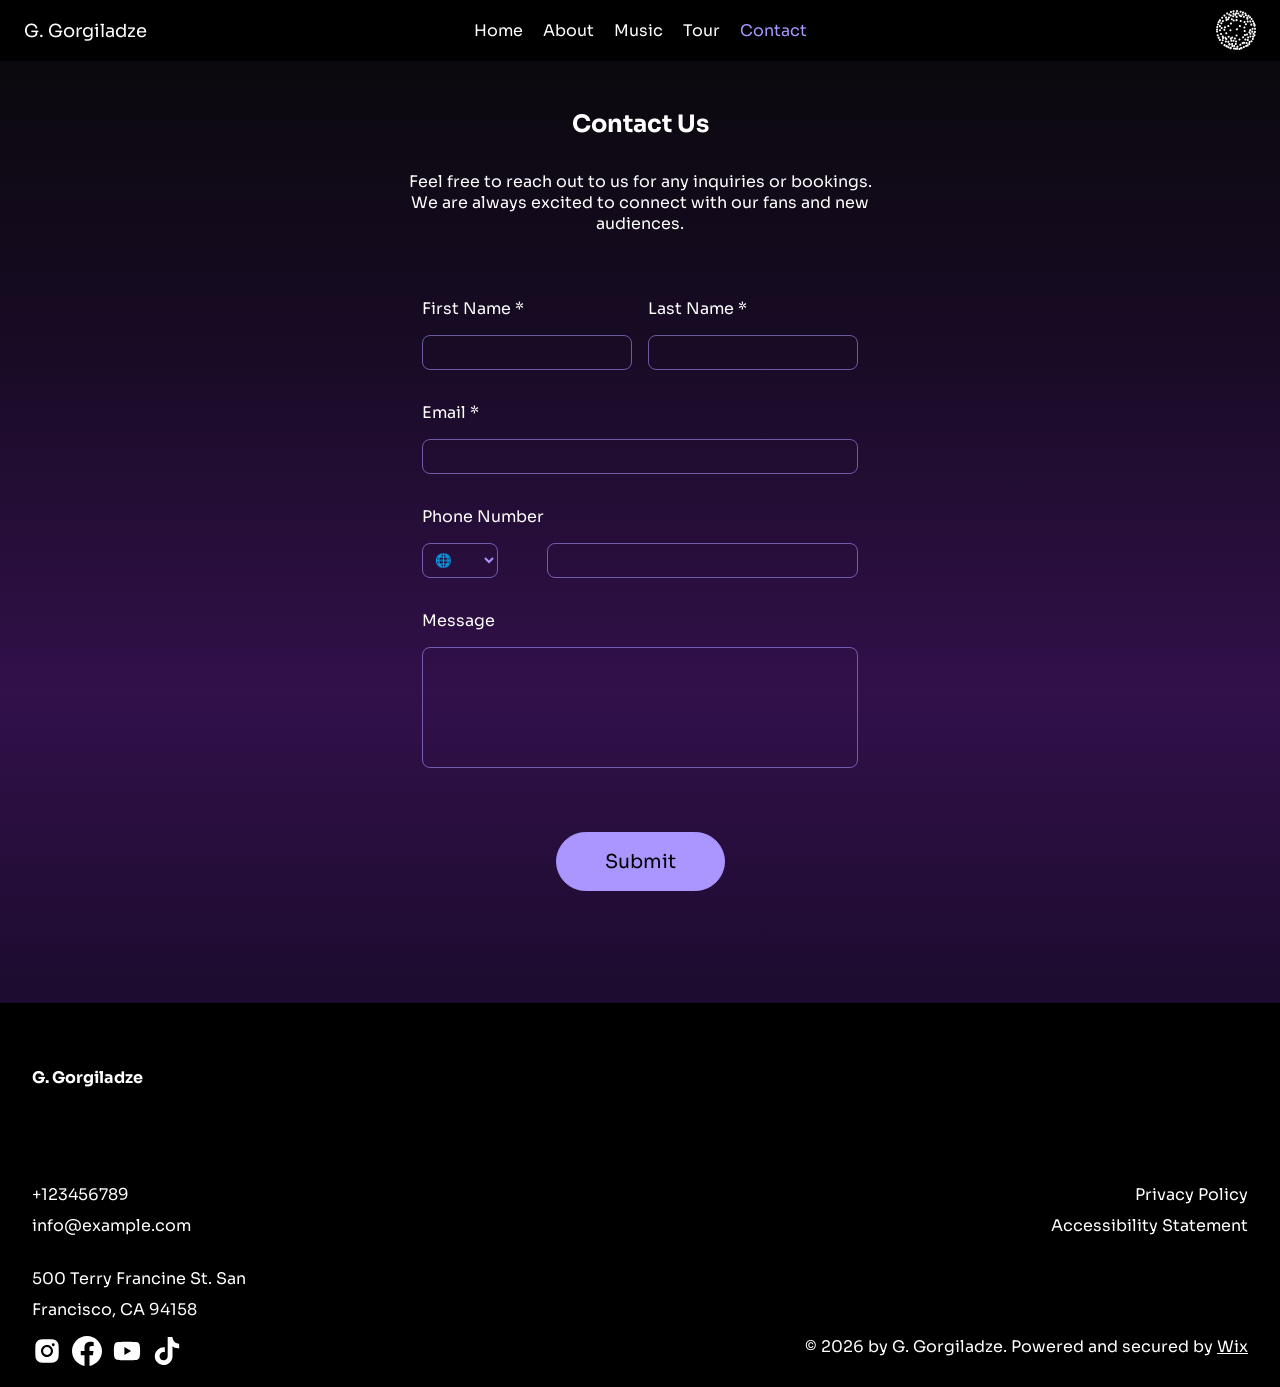
<file: pages/contact.html>
<!doctype html>
<html lang="en">
  <head>
    <meta charset="UTF-8" />
    <meta name="viewport" content="width=device-width, initial-scale=1.0" />
    <title>Rock 'N' Roll Fever | Contact Us</title>

    <meta
      name="description"
      content="Get in touch with Rock 'N' Roll Fever. Send us your questions, suggestions, and feedback. We'd love to hear from fellow rock music fans."
    />

    <meta
      name="keywords"
      content="contact Rock N Roll Fever, rock music community, rock music feedback, contact rock music website"
    />

    <link rel="stylesheet" href="../styles/style.css" />
    <link rel="stylesheet" href="../styles/contact.css" />
  </head>
  <body>
    <header class="header">
      <div class="name">
        <a href="../index.html">G. Gorgiladze</a>
      </div>
      <nav class="navbar" id="navbar">
        <a href="../index.html" class="home"> Home </a>
        <a href="./about.html" class="about">About</a>
        <a href="./music.html" class="music">Music</a>
        <a href="./tour.html" class="tour">Tour</a>
        <a href="./contact.html" class="contact active">Contact</a>
      </nav>

      <button class="hamburger-btn" id="hamburger">
        <span class="hamburger-line"></span>
        <span class="hamburger-line"></span>
        <span class="hamburger-line"></span>
      </button>

      <div class="logo-container">
        <a href="../index.html">
          <svg
            preserveAspectRatio="none"
            data-bbox="20.001 20.001 159.998 159.998"
            viewBox="20.001 20.001 159.998 159.998"
            height="40"
            width="40"
            xmlns="http://www.w3.org/2000/svg"
            data-type="color"
            role="presentation"
            aria-hidden="true"
            aria-label=""
          >
            <defs>
              <style>
                #comp-m8bzujiv svg [data-color="1"] {
                  fill: #ffffff;
                }
              </style>
            </defs>
            <g>
              <path
                fill="#ffffff"
                d="M39.724 61.018c0 2.279-1.857 4.126-4.148 4.126-2.29 0-4.148-1.847-4.148-4.126 0-2.279 1.857-4.126 4.148-4.126 2.29 0 4.148 1.847 4.148 4.126z"
                data-color="1"
              ></path>
              <path
                fill="#ffffff"
                d="M28.297 97.723c0 2.279-1.857 4.126-4.148 4.126-2.29 0-4.148-1.847-4.148-4.126 0-2.279 1.857-4.126 4.148-4.126 2.29 0 4.148 1.847 4.148 4.126z"
                data-color="1"
              ></path>
              <path
                fill="#ffffff"
                d="M28.474 106.453c0 2.279-1.857 4.126-4.148 4.126-2.29 0-4.148-1.847-4.148-4.126 0-2.279 1.857-4.126 4.148-4.126 2.29 0 4.148 1.847 4.148 4.126z"
                data-color="1"
              ></path>
              <path
                fill="#ffffff"
                d="M30.931 121.193c0 2.279-1.857 4.126-4.148 4.126-2.29 0-4.148-1.847-4.148-4.126 0-2.279 1.857-4.126 4.148-4.126 2.29 0 4.148 1.847 4.148 4.126z"
                data-color="1"
              ></path>
              <path
                fill="#ffffff"
                d="M34.899 130.507c0 2.279-1.857 4.126-4.148 4.126-2.29 0-4.148-1.847-4.148-4.126 0-2.279 1.857-4.126 4.148-4.126 2.29 0 4.148 1.847 4.148 4.126z"
                data-color="1"
              ></path>
              <path
                fill="#ffffff"
                d="M47.437 151.662c0 2.279-1.857 4.126-4.148 4.126-2.29 0-4.148-1.847-4.148-4.126 0-2.279 1.857-4.126 4.148-4.126 2.29 0 4.148 1.847 4.148 4.126z"
                data-color="1"
              ></path>
              <path
                fill="#ffffff"
                d="M58.229 160.503c0 2.279-1.857 4.126-4.148 4.126-2.29 0-4.148-1.847-4.148-4.126 0-2.279 1.857-4.126 4.148-4.126 2.29 0 4.148 1.847 4.148 4.126z"
                data-color="1"
              ></path>
              <path
                fill="#ffffff"
                d="M67.434 166.028c0 2.279-1.857 4.126-4.148 4.126-2.29 0-4.148-1.847-4.148-4.126 0-2.279 1.857-4.126 4.148-4.126 2.29 0 4.148 1.847 4.148 4.126z"
                data-color="1"
              ></path>
              <path
                fill="#ffffff"
                d="M82.194 172.659c0 2.279-1.857 4.126-4.148 4.126-2.29 0-4.148-1.847-4.148-4.126 0-2.279 1.857-4.126 4.148-4.126 2.29 0 4.148 1.847 4.148 4.126z"
                data-color="1"
              ></path>
              <path
                fill="#ffffff"
                d="M77.909 156.398c0 2.279-1.857 4.126-4.148 4.126-2.29 0-4.148-1.847-4.148-4.126 0-2.279 1.857-4.126 4.148-4.126 2.29 0 4.148 1.847 4.148 4.126z"
                data-color="1"
              ></path>
              <path
                fill="#ffffff"
                d="M73.306 147.4c0 2.279-1.857 4.126-4.148 4.126-2.29 0-4.148-1.847-4.148-4.126 0-2.279 1.857-4.126 4.148-4.126 2.29 0 4.148 1.847 4.148 4.126z"
                data-color="1"
              ></path>
              <path
                fill="#ffffff"
                d="M63.466 145.979c0 2.279-1.857 4.126-4.148 4.126-2.29 0-4.148-1.847-4.148-4.126 0-2.279 1.857-4.126 4.148-4.126 2.29 0 4.148 1.847 4.148 4.126z"
                data-color="1"
              ></path>
              <path
                fill="#ffffff"
                d="M51.087 141.243c0 2.279-1.857 4.126-4.148 4.126-2.29 0-4.148-1.847-4.148-4.126 0-2.279 1.857-4.126 4.148-4.126 2.29 0 4.148 1.847 4.148 4.126z"
                data-color="1"
              ></path>
              <path
                fill="#ffffff"
                d="M52.198 131.613c0 2.279-1.857 4.126-4.148 4.126-2.29 0-4.148-1.847-4.148-4.126 0-2.279 1.857-4.126 4.148-4.126 2.29 0 4.148 1.847 4.148 4.126z"
                data-color="1"
              ></path>
              <path
                fill="#ffffff"
                d="M50.928 125.771c0 2.279-1.857 4.126-4.148 4.126-2.29 0-4.148-1.847-4.148-4.126 0-2.279 1.857-4.126 4.148-4.126 2.29 0 4.148 1.847 4.148 4.126z"
                data-color="1"
              ></path>
              <path
                fill="#ffffff"
                d="M65.371 112.984c0 2.279-1.857 4.126-4.148 4.126-2.29 0-4.148-1.847-4.148-4.126 0-2.279 1.857-4.126 4.148-4.126 2.29 0 4.148 1.847 4.148 4.126z"
                data-color="1"
              ></path>
              <path
                fill="#ffffff"
                d="M65.371 136.349c0 2.279-1.857 4.126-4.148 4.126-2.29 0-4.148-1.847-4.148-4.126 0-2.279 1.857-4.126 4.148-4.126 2.29 0 4.148 1.847 4.148 4.126z"
                data-color="1"
              ></path>
              <path
                fill="#ffffff"
                d="M83.622 134.612c0 2.279-1.857 4.126-4.148 4.126-2.29 0-4.148-1.847-4.148-4.126 0-2.279 1.857-4.126 4.148-4.126 2.29 0 4.148 1.847 4.148 4.126z"
                data-color="1"
              ></path>
              <path
                fill="#ffffff"
                d="M74.734 127.35c0 2.279-1.857 4.126-4.148 4.126-2.29 0-4.148-1.847-4.148-4.126 0-2.279 1.857-4.126 4.148-4.126 2.29 0 4.148 1.847 4.148 4.126z"
                data-color="1"
              ></path>
              <path
                fill="#ffffff"
                d="M81.876 101.301c0 2.279-1.857 4.126-4.148 4.126-2.29 0-4.148-1.847-4.148-4.126 0-2.279 1.857-4.126 4.148-4.126 2.29 0 4.148 1.847 4.148 4.126z"
                data-color="1"
              ></path>
              <path
                fill="#ffffff"
                d="M73.623 84.093c0 2.279-1.857 4.126-4.148 4.126-2.29 0-4.148-1.847-4.148-4.126 0-2.279 1.857-4.126 4.148-4.126 2.29 0 4.148 1.847 4.148 4.126z"
                data-color="1"
              ></path>
              <path
                fill="#ffffff"
                d="M60.133 89.303c0 2.279-1.857 4.126-4.148 4.126-2.29 0-4.148-1.847-4.148-4.126 0-2.279 1.857-4.126 4.148-4.126 2.29 0 4.148 1.847 4.148 4.126z"
                data-color="1"
              ></path>
              <path
                fill="#ffffff"
                d="M72.512 56.94c0 2.279-1.857 4.126-4.148 4.126-2.29 0-4.148-1.847-4.148-4.126 0-2.279 1.857-4.126 4.148-4.126 2.29 0 4.148 1.847 4.148 4.126z"
                data-color="1"
              ></path>
              <path
                fill="#ffffff"
                d="M57.594 99.407c0 2.279-1.857 4.126-4.148 4.126-2.29 0-4.148-1.847-4.148-4.126 0-2.279 1.857-4.126 4.148-4.126 2.29 0 4.148 1.847 4.148 4.126z"
                data-color="1"
              ></path>
              <path
                fill="#ffffff"
                d="M99.81 133.665c0 2.279-1.857 4.126-4.148 4.126-2.29 0-4.148-1.847-4.148-4.126 0-2.279 1.857-4.126 4.148-4.126 2.29 0 4.148 1.847 4.148 4.126z"
                data-color="1"
              ></path>
              <path
                fill="#ffffff"
                d="M88.542 156.398c0 2.279-1.857 4.126-4.148 4.126-2.29 0-4.148-1.847-4.148-4.126 0-2.279 1.857-4.126 4.148-4.126 2.29 0 4.148 1.847 4.148 4.126z"
                data-color="1"
              ></path>
              <path
                fill="#ffffff"
                d="M85.685 142.821c0 2.279-1.857 4.126-4.148 4.126-2.29 0-4.148-1.847-4.148-4.126 0-2.279 1.857-4.126 4.148-4.126 2.29 0 4.148 1.847 4.148 4.126z"
                data-color="1"
              ></path>
              <path
                fill="#ffffff"
                d="M103.143 155.767c0 2.279-1.857 4.126-4.148 4.126-2.29 0-4.148-1.847-4.148-4.126 0-2.279 1.857-4.126 4.148-4.126 2.29 0 4.148 1.847 4.148 4.126z"
                data-color="1"
              ></path>
              <path
                fill="#ffffff"
                d="M97.112 163.66c0 2.279-1.857 4.126-4.148 4.126-2.29 0-4.148-1.847-4.148-4.126 0-2.279 1.857-4.126 4.148-4.126 2.29 0 4.148 1.847 4.148 4.126z"
                data-color="1"
              ></path>
              <path
                fill="#ffffff"
                d="M96.16 174.238c0 2.279-1.857 4.126-4.148 4.126-2.29 0-4.148-1.847-4.148-4.126 0-2.279 1.857-4.126 4.148-4.126 2.29 0 4.148 1.847 4.148 4.126z"
                data-color="1"
              ></path>
              <path
                fill="#ffffff"
                d="M108.698 174.553c0 2.279-1.857 4.126-4.148 4.126-2.29 0-4.148-1.847-4.148-4.126 0-2.279 1.857-4.126 4.148-4.126 2.29 0 4.148 1.847 4.148 4.126z"
                data-color="1"
              ></path>
              <path
                fill="#ffffff"
                d="M124.251 172.659c0 2.279-1.857 4.126-4.148 4.126-2.29 0-4.148-1.847-4.148-4.126 0-2.279 1.857-4.126 4.148-4.126 2.29 0 4.148 1.847 4.148 4.126z"
                data-color="1"
              ></path>
              <path
                fill="#ffffff"
                d="M39.501 139.506c0 2.279-1.857 4.126-4.148 4.126-2.29 0-4.148-1.847-4.148-4.126 0-2.279 1.857-4.126 4.148-4.126 2.29 0 4.148 1.847 4.148 4.126z"
                data-color="1"
              ></path>
              <path
                fill="#ffffff"
                d="M44.263 116.299c0 2.279-1.857 4.126-4.148 4.126-2.29 0-4.148-1.847-4.148-4.126 0-2.279 1.857-4.126 4.148-4.126 2.29 0 4.148 1.847 4.148 4.126z"
                data-color="1"
              ></path>
              <path
                fill="#ffffff"
                d="M40.136 100.67c0 2.279-1.857 4.126-4.148 4.126-2.29 0-4.148-1.847-4.148-4.126 0-2.279 1.857-4.126 4.148-4.126 2.29 0 4.148 1.847 4.148 4.126z"
                data-color="1"
              ></path>
              <path
                fill="#ffffff"
                d="M46.961 92.303c0 2.279-1.857 4.126-4.148 4.126-2.29 0-4.148-1.847-4.148-4.126 0-2.279 1.857-4.126 4.148-4.126 2.29 0 4.148 1.847 4.148 4.126z"
                data-color="1"
              ></path>
              <path
                fill="#ffffff"
                d="M39.819 84.567c0 2.279-1.857 4.126-4.148 4.126-2.29 0-4.148-1.847-4.148-4.126 0-2.279 1.857-4.126 4.148-4.126 2.29 0 4.148 1.847 4.148 4.126z"
                data-color="1"
              ></path>
              <path
                fill="#ffffff"
                d="M45.691 72.885c0 2.279-1.857 4.126-4.148 4.126-2.29 0-4.148-1.847-4.148-4.126 0-2.279 1.857-4.126 4.148-4.126 2.29 0 4.148 1.847 4.148 4.126z"
                data-color="1"
              ></path>
              <path
                fill="#ffffff"
                d="M34.687 69.301c0 2.279-1.857 4.126-4.148 4.126-2.29 0-4.148-1.847-4.148-4.126 0-2.279 1.857-4.126 4.148-4.126 2.29 0 4.148 1.847 4.148 4.126z"
                data-color="1"
              ></path>
              <path
                fill="#ffffff"
                d="M31.891 77.899c0 2.279-1.857 4.126-4.148 4.126-2.29 0-4.148-1.847-4.148-4.126 0-2.279 1.857-4.126 4.148-4.126 2.29 0 4.148 1.847 4.148 4.126z"
                data-color="1"
              ></path>
              <path
                fill="#ffffff"
                d="M29.193 88.003c0 2.279-1.857 4.126-4.148 4.126-2.29 0-4.148-1.847-4.148-4.126 0-2.279 1.857-4.126 4.148-4.126 2.29 0 4.148 1.847 4.148 4.126z"
                data-color="1"
              ></path>
              <path
                fill="#ffffff"
                d="M178.16 82.797c0 2.279-1.857 4.126-4.148 4.126-2.29 0-4.148-1.847-4.148-4.126 0-2.279 1.857-4.126 4.148-4.126 2.29 0 4.148 1.847 4.148 4.126z"
                data-color="1"
              ></path>
              <path
                fill="#ffffff"
                d="M160.148 48.805c0 2.279-1.857 4.126-4.148 4.126-2.29 0-4.148-1.847-4.148-4.126 0-2.279 1.857-4.126 4.148-4.126 2.29 0 4.148 1.847 4.148 4.126z"
                data-color="1"
              ></path>
              <path
                fill="#ffffff"
                d="M153.817 42.757c0 2.279-1.857 4.126-4.148 4.126-2.29 0-4.148-1.847-4.148-4.126 0-2.279 1.857-4.126 4.148-4.126 2.29 0 4.148 1.847 4.148 4.126z"
                data-color="1"
              ></path>
              <path
                fill="#ffffff"
                d="M141.602 34.062c0 2.279-1.857 4.126-4.148 4.126-2.29 0-4.148-1.847-4.148-4.126 0-2.279 1.857-4.126 4.148-4.126 2.29 0 4.148 1.847 4.148 4.126z"
                data-color="1"
              ></path>
              <path
                fill="#ffffff"
                d="M132.175 30.266c0 2.279-1.857 4.126-4.148 4.126-2.29 0-4.148-1.847-4.148-4.126 0-2.279 1.857-4.126 4.148-4.126 2.29 0 4.148 1.847 4.148 4.126z"
                data-color="1"
              ></path>
              <path
                fill="#ffffff"
                d="M108.271 24.127c0 2.279-1.857 4.126-4.148 4.126-2.29 0-4.148-1.847-4.148-4.126 0-2.279 1.857-4.126 4.148-4.126 2.29 0 4.148 1.847 4.148 4.126z"
                data-color="1"
              ></path>
              <path
                fill="#ffffff"
                d="M94.356 25.466c0 2.279-1.857 4.126-4.148 4.126-2.29 0-4.148-1.847-4.148-4.126 0-2.279 1.857-4.126 4.148-4.126 2.29 0 4.148 1.847 4.148 4.126z"
                data-color="1"
              ></path>
              <path
                fill="#ffffff"
                d="M83.919 28.034c0 2.279-1.857 4.126-4.148 4.126-2.29 0-4.148-1.847-4.148-4.126 0-2.279 1.857-4.126 4.148-4.126 2.29 0 4.148 1.847 4.148 4.126z"
                data-color="1"
              ></path>
              <path
                fill="#ffffff"
                d="M68.769 33.727c0 2.279-1.857 4.126-4.148 4.126-2.29 0-4.148-1.847-4.148-4.126 0-2.279 1.857-4.126 4.148-4.126 2.29 0 4.148 1.847 4.148 4.126z"
                data-color="1"
              ></path>
              <path
                fill="#ffffff"
                d="M83.358 42.211c0 2.279-1.857 4.126-4.148 4.126-2.29 0-4.148-1.847-4.148-4.126 0-2.279 1.857-4.126 4.148-4.126 2.29 0 4.148 1.847 4.148 4.126z"
                data-color="1"
              ></path>
              <path
                fill="#ffffff"
                d="M77.327 37.79c0 2.279-1.857 4.126-4.148 4.126-2.29 0-4.148-1.847-4.148-4.126 0-2.279 1.857-4.126 4.148-4.126 2.29 0 4.148 1.847 4.148 4.126z"
                data-color="1"
              ></path>
              <path
                fill="#ffffff"
                d="M93.009 45.337c0 2.279-1.857 4.126-4.148 4.126-2.29 0-4.148-1.847-4.148-4.126 0-2.279 1.857-4.126 4.148-4.126 2.29 0 4.148 1.847 4.148 4.126z"
                data-color="1"
              ></path>
              <path
                fill="#ffffff"
                d="M100.977 39.42c0 2.279-1.857 4.126-4.148 4.126-2.29 0-4.148-1.847-4.148-4.126 0-2.279 1.857-4.126 4.148-4.126 2.29 0 4.148 1.847 4.148 4.126z"
                data-color="1"
              ></path>
              <path
                fill="#ffffff"
                d="M93.994 35c0 2.279-1.857 4.126-4.148 4.126-2.29 0-4.148-1.847-4.148-4.126 0-2.279 1.857-4.126 4.148-4.126 2.29 0 4.148 1.847 4.148 4.126z"
                data-color="1"
              ></path>
              <path
                fill="#ffffff"
                d="M113.097 34.062c0 2.279-1.857 4.126-4.148 4.126-2.29 0-4.148-1.847-4.148-4.126 0-2.279 1.857-4.126 4.148-4.126 2.29 0 4.148 1.847 4.148 4.126z"
                data-color="1"
              ></path>
              <path
                fill="#ffffff"
                d="M105.162 33.43c0 2.279-1.857 4.126-4.148 4.126-2.29 0-4.148-1.847-4.148-4.126 0-2.279 1.857-4.126 4.148-4.126 2.29 0 4.148 1.847 4.148 4.126z"
                data-color="1"
              ></path>
              <path
                fill="#ffffff"
                d="M119.157 41.653c0 2.279-1.857 4.126-4.148 4.126-2.29 0-4.148-1.847-4.148-4.126 0-2.279 1.857-4.126 4.148-4.126 2.29 0 4.148 1.847 4.148 4.126z"
                data-color="1"
              ></path>
              <path
                fill="#ffffff"
                d="M124.207 44.89c0 2.279-1.857 4.126-4.148 4.126-2.29 0-4.148-1.847-4.148-4.126 0-2.279 1.857-4.126 4.148-4.126 2.29 0 4.148 1.847 4.148 4.126z"
                data-color="1"
              ></path>
              <path
                fill="#ffffff"
                d="M123.085 64.091c0 2.279-1.857 4.126-4.148 4.126-2.29 0-4.148-1.847-4.148-4.126 0-2.279 1.857-4.126 4.148-4.126 2.29 0 4.148 1.847 4.148 4.126z"
                data-color="1"
              ></path>
              <path
                fill="#ffffff"
                d="M106.476 47.569c0 2.279-1.857 4.126-4.148 4.126-2.29 0-4.148-1.847-4.148-4.126 0-2.279 1.857-4.126 4.148-4.126 2.29 0 4.148 1.847 4.148 4.126z"
                data-color="1"
              ></path>
              <path
                fill="#ffffff"
                d="M94.805 61.635c0 2.279-1.857 4.126-4.148 4.126-2.29 0-4.148-1.847-4.148-4.126 0-2.279 1.857-4.126 4.148-4.126 2.29 0 4.148 1.847 4.148 4.126z"
                data-color="1"
              ></path>
              <path
                fill="#ffffff"
                d="M106.251 60.518c0 2.279-1.857 4.126-4.148 4.126-2.29 0-4.148-1.847-4.148-4.126 0-2.279 1.857-4.126 4.148-4.126 2.29 0 4.148 1.847 4.148 4.126z"
                data-color="1"
              ></path>
              <path
                fill="#ffffff"
                d="M119.718 83.961c0 2.279-1.857 4.126-4.148 4.126-2.29 0-4.148-1.847-4.148-4.126 0-2.279 1.857-4.126 4.148-4.126 2.29 0 4.148 1.847 4.148 4.126z"
                data-color="1"
              ></path>
              <path
                fill="#ffffff"
                d="M137.786 90.324c0 2.279-1.857 4.126-4.148 4.126-2.29 0-4.148-1.847-4.148-4.126 0-2.279 1.857-4.126 4.148-4.126 2.29 0 4.148 1.847 4.148 4.126z"
                data-color="1"
              ></path>
              <path
                fill="#ffffff"
                d="M143.622 77.152c0 2.279-1.857 4.126-4.148 4.126-2.29 0-4.148-1.847-4.148-4.126 0-2.279 1.857-4.126 4.148-4.126 2.29 0 4.148 1.847 4.148 4.126z"
                data-color="1"
              ></path>
              <path
                fill="#ffffff"
                d="M157.874 108.743c0 2.279-1.857 4.126-4.148 4.126-2.29 0-4.148-1.847-4.148-4.126 0-2.279 1.857-4.126 4.148-4.126 2.29 0 4.148 1.847 4.148 4.126z"
                data-color="1"
              ></path>
              <path
                fill="#ffffff"
                d="M138.235 68.221c0 2.279-1.857 4.126-4.148 4.126-2.29 0-4.148-1.847-4.148-4.126 0-2.279 1.857-4.126 4.148-4.126 2.29 0 4.148 1.847 4.148 4.126z"
                data-color="1"
              ></path>
              <path
                fill="#ffffff"
                d="M84.031 73.691c0 2.279-1.857 4.126-4.148 4.126-2.29 0-4.148-1.847-4.148-4.126 0-2.279 1.857-4.126 4.148-4.126 2.29 0 4.148 1.847 4.148 4.126z"
                data-color="1"
              ></path>
              <path
                fill="#ffffff"
                d="M75.839 49.69c0 2.279-1.857 4.126-4.148 4.126-2.29 0-4.148-1.847-4.148-4.126 0-2.279 1.857-4.126 4.148-4.126 2.29 0 4.148 1.847 4.148 4.126z"
                data-color="1"
              ></path>
              <path
                fill="#ffffff"
                d="M87.51 57.281c0 2.279-1.857 4.126-4.148 4.126-2.29 0-4.148-1.847-4.148-4.126 0-2.279 1.857-4.126 4.148-4.126 2.29 0 4.148 1.847 4.148 4.126z"
                data-color="1"
              ></path>
              <path
                fill="#ffffff"
                d="M65.963 60.407c0 2.279-1.857 4.126-4.148 4.126-2.29 0-4.148-1.847-4.148-4.126 0-2.279 1.857-4.126 4.148-4.126 2.29 0 4.148 1.847 4.148 4.126z"
                data-color="1"
              ></path>
              <path
                fill="#ffffff"
                d="M64.617 50.583c0 2.279-1.857 4.126-4.148 4.126-2.29 0-4.148-1.847-4.148-4.126 0-2.279 1.857-4.126 4.148-4.126 2.29 0 4.148 1.847 4.148 4.126z"
                data-color="1"
              ></path>
              <path
                fill="#ffffff"
                d="M57.771 42.434c0 2.279-1.857 4.126-4.148 4.126-2.29 0-4.148-1.847-4.148-4.126 0-2.279 1.857-4.126 4.148-4.126 2.29 0 4.148 1.847 4.148 4.126z"
                data-color="1"
              ></path>
              <path
                fill="#ffffff"
                d="M48.681 51.03c0 2.279-1.857 4.126-4.148 4.126-2.29 0-4.148-1.847-4.148-4.126 0-2.279 1.857-4.126 4.148-4.126 2.29 0 4.148 1.847 4.148 4.126z"
                data-color="1"
              ></path>
              <path
                fill="#ffffff"
                d="M51.538 63.659c0 2.279-1.857 4.126-4.148 4.126-2.29 0-4.148-1.847-4.148-4.126 0-2.279 1.857-4.126 4.148-4.126 2.29 0 4.148 1.847 4.148 4.126z"
                data-color="1"
              ></path>
              <path
                fill="#ffffff"
                d="M39.03 63.309c0 2.279-1.857 4.126-4.148 4.126-2.29 0-4.148-1.847-4.148-4.126 0-2.279 1.857-4.126 4.148-4.126 2.29 0 4.148 1.847 4.148 4.126z"
                data-color="1"
              ></path>
              <path
                fill="#ffffff"
                d="M122.524 27.141c0 2.279-1.857 4.126-4.148 4.126-2.29 0-4.148-1.847-4.148-4.126 0-2.279 1.857-4.126 4.148-4.126 2.29 0 4.148 1.847 4.148 4.126z"
                data-color="1"
              ></path>
              <path
                fill="#ffffff"
                d="M135.654 46.899c0 2.279-1.857 4.126-4.148 4.126-2.29 0-4.148-1.847-4.148-4.126 0-2.279 1.857-4.126 4.148-4.126 2.29 0 4.148 1.847 4.148 4.126z"
                data-color="1"
              ></path>
              <path
                fill="#ffffff"
                d="M149.682 55.049c0 2.279-1.857 4.126-4.148 4.126-2.29 0-4.148-1.847-4.148-4.126 0-2.279 1.857-4.126 4.148-4.126 2.29 0 4.148 1.847 4.148 4.126z"
                data-color="1"
              ></path>
              <path
                fill="#ffffff"
                d="M149.682 49.681c0 2.279-1.857 4.126-4.148 4.126-2.29 0-4.148-1.847-4.148-4.126 0-2.279 1.857-4.126 4.148-4.126 2.29 0 4.148 1.847 4.148 4.126z"
                data-color="1"
              ></path>
              <path
                fill="#ffffff"
                d="M143.975 40.909c0 2.279-1.857 4.126-4.148 4.126-2.29 0-4.148-1.847-4.148-4.126 0-2.279 1.857-4.126 4.148-4.126 2.29 0 4.148 1.847 4.148 4.126z"
                data-color="1"
              ></path>
              <path
                fill="#ffffff"
                d="M129.984 38.328c0 2.279-1.857 4.126-4.148 4.126-2.29 0-4.148-1.847-4.148-4.126 0-2.279 1.857-4.126 4.148-4.126 2.29 0 4.148 1.847 4.148 4.126z"
                data-color="1"
              ></path>
              <path
                fill="#ffffff"
                d="M150.804 65.765c0 2.279-1.857 4.126-4.148 4.126-2.29 0-4.148-1.847-4.148-4.126 0-2.279 1.857-4.126 4.148-4.126 2.29 0 4.148 1.847 4.148 4.126z"
                data-color="1"
              ></path>
              <path
                fill="#ffffff"
                d="M161.353 66.212c0 2.279-1.857 4.126-4.148 4.126-2.29 0-4.148-1.847-4.148-4.126 0-2.279 1.857-4.126 4.148-4.126 2.29 0 4.148 1.847 4.148 4.126z"
                data-color="1"
              ></path>
              <path
                fill="#ffffff"
                d="M165.505 78.603c0 2.279-1.857 4.126-4.148 4.126-2.29 0-4.148-1.847-4.148-4.126 0-2.279 1.857-4.126 4.148-4.126 2.29 0 4.148 1.847 4.148 4.126z"
                data-color="1"
              ></path>
              <path
                fill="#ffffff"
                d="M175.834 73.397c0 2.279-1.857 4.126-4.148 4.126-2.29 0-4.148-1.847-4.148-4.126 0-2.279 1.857-4.126 4.148-4.126 2.29 0 4.148 1.847 4.148 4.126z"
                data-color="1"
              ></path>
              <path
                fill="#ffffff"
                d="M171.698 65.35c0 2.279-1.857 4.126-4.148 4.126-2.29 0-4.148-1.847-4.148-4.126 0-2.279 1.857-4.126 4.148-4.126 2.29 0 4.148 1.847 4.148 4.126z"
                data-color="1"
              ></path>
              <path
                fill="#ffffff"
                d="M166.424 56.308c0 2.279-1.857 4.126-4.148 4.126-2.29 0-4.148-1.847-4.148-4.126 0-2.279 1.857-4.126 4.148-4.126 2.29 0 4.148 1.847 4.148 4.126z"
                data-color="1"
              ></path>
              <path
                fill="#ffffff"
                d="M65.863 163.654c0 2.279-1.857 4.126-4.148 4.126-2.29 0-4.148-1.847-4.148-4.126 0-2.279 1.857-4.126 4.148-4.126 2.29 0 4.148 1.847 4.148 4.126z"
                data-color="1"
              ></path>
              <path
                fill="#ffffff"
                d="M102.762 175.02c0 2.279-1.857 4.126-4.148 4.126-2.29 0-4.148-1.847-4.148-4.126 0-2.279 1.857-4.126 4.148-4.126 2.29 0 4.148 1.847 4.148 4.126z"
                data-color="1"
              ></path>
              <path
                fill="#ffffff"
                d="M109.951 166.951c0 2.279-1.857 4.126-4.148 4.126-2.29 0-4.148-1.847-4.148-4.126 0-2.279 1.857-4.126 4.148-4.126 2.29 0 4.148 1.847 4.148 4.126z"
                data-color="1"
              ></path>
              <path
                fill="#ffffff"
                d="M126.356 172.4c0 2.279-1.857 4.126-4.148 4.126-2.29 0-4.148-1.847-4.148-4.126 0-2.279 1.857-4.126 4.148-4.126 2.29 0 4.148 1.847 4.148 4.126z"
                data-color="1"
              ></path>
              <path
                fill="#ffffff"
                d="M135.72 168.454c0 2.279-1.857 4.126-4.148 4.126-2.29 0-4.148-1.847-4.148-4.126 0-2.279 1.857-4.126 4.148-4.126 2.29 0 4.148 1.847 4.148 4.126z"
                data-color="1"
              ></path>
              <path
                fill="#ffffff"
                d="M156.987 155.982c0 2.279-1.857 4.126-4.148 4.126-2.29 0-4.148-1.847-4.148-4.126 0-2.279 1.857-4.126 4.148-4.126 2.29 0 4.148 1.847 4.148 4.126z"
                data-color="1"
              ></path>
              <path
                fill="#ffffff"
                d="M165.875 145.247c0 2.279-1.857 4.126-4.148 4.126-2.29 0-4.148-1.847-4.148-4.126 0-2.279 1.857-4.126 4.148-4.126 2.29 0 4.148 1.847 4.148 4.126z"
                data-color="1"
              ></path>
              <path
                fill="#ffffff"
                d="M171.429 136.09c0 2.279-1.857 4.126-4.148 4.126-2.29 0-4.148-1.847-4.148-4.126 0-2.279 1.857-4.126 4.148-4.126 2.29 0 4.148 1.847 4.148 4.126z"
                data-color="1"
              ></path>
              <path
                fill="#ffffff"
                d="M178.095 121.408c0 2.279-1.857 4.126-4.148 4.126-2.29 0-4.148-1.847-4.148-4.126 0-2.279 1.857-4.126 4.148-4.126 2.29 0 4.148 1.847 4.148 4.126z"
                data-color="1"
              ></path>
              <path
                fill="#ffffff"
                d="M161.748 125.671c0 2.279-1.857 4.126-4.148 4.126-2.29 0-4.148-1.847-4.148-4.126 0-2.279 1.857-4.126 4.148-4.126 2.29 0 4.148 1.847 4.148 4.126z"
                data-color="1"
              ></path>
              <path
                fill="#ffffff"
                d="M172.54 126.618c0 2.279-1.857 4.126-4.148 4.126-2.29 0-4.148-1.847-4.148-4.126 0-2.279 1.857-4.126 4.148-4.126 2.29 0 4.148 1.847 4.148 4.126z"
                data-color="1"
              ></path>
              <path
                fill="#ffffff"
                d="M152.702 130.249c0 2.279-1.857 4.126-4.148 4.126-2.29 0-4.148-1.847-4.148-4.126 0-2.279 1.857-4.126 4.148-4.126 2.29 0 4.148 1.847 4.148 4.126z"
                data-color="1"
              ></path>
              <path
                fill="#ffffff"
                d="M151.273 140.037c0 2.279-1.857 4.126-4.148 4.126-2.29 0-4.148-1.847-4.148-4.126 0-2.279 1.857-4.126 4.148-4.126 2.29 0 4.148 1.847 4.148 4.126z"
                data-color="1"
              ></path>
              <path
                fill="#ffffff"
                d="M146.512 152.351c0 2.279-1.857 4.126-4.148 4.126-2.29 0-4.148-1.847-4.148-4.126 0-2.279 1.857-4.126 4.148-4.126 2.29 0 4.148 1.847 4.148 4.126z"
                data-color="1"
              ></path>
              <path
                fill="#ffffff"
                d="M150.639 161.507c0 2.279-1.857 4.126-4.148 4.126-2.29 0-4.148-1.847-4.148-4.126 0-2.279 1.857-4.126 4.148-4.126 2.29 0 4.148 1.847 4.148 4.126z"
                data-color="1"
              ></path>
              <path
                fill="#ffffff"
                d="M136.831 151.246c0 2.279-1.857 4.126-4.148 4.126-2.29 0-4.148-1.847-4.148-4.126 0-2.279 1.857-4.126 4.148-4.126 2.29 0 4.148 1.847 4.148 4.126z"
                data-color="1"
              ></path>
              <path
                fill="#ffffff"
                d="M130.959 152.509c0 2.279-1.857 4.126-4.148 4.126-2.29 0-4.148-1.847-4.148-4.126 0-2.279 1.857-4.126 4.148-4.126 2.29 0 4.148 1.847 4.148 4.126z"
                data-color="1"
              ></path>
              <path
                fill="#ffffff"
                d="M118.104 138.142c0 2.279-1.857 4.126-4.148 4.126-2.29 0-4.148-1.847-4.148-4.126 0-2.279 1.857-4.126 4.148-4.126 2.29 0 4.148 1.847 4.148 4.126z"
                data-color="1"
              ></path>
              <path
                fill="#ffffff"
                d="M141.592 138.142c0 2.279-1.857 4.126-4.148 4.126-2.29 0-4.148-1.847-4.148-4.126 0-2.279 1.857-4.126 4.148-4.126 2.29 0 4.148 1.847 4.148 4.126z"
                data-color="1"
              ></path>
              <path
                fill="#ffffff"
                d="M139.847 119.987c0 2.279-1.857 4.126-4.148 4.126-2.29 0-4.148-1.847-4.148-4.126 0-2.279 1.857-4.126 4.148-4.126 2.29 0 4.148 1.847 4.148 4.126z"
                data-color="1"
              ></path>
              <path
                fill="#ffffff"
                d="M132.546 128.828c0 2.279-1.857 4.126-4.148 4.126-2.29 0-4.148-1.847-4.148-4.126 0-2.279 1.857-4.126 4.148-4.126 2.29 0 4.148 1.847 4.148 4.126z"
                data-color="1"
              ></path>
              <path
                fill="#ffffff"
                d="M106.359 121.724c0 2.279-1.857 4.126-4.148 4.126-2.29 0-4.148-1.847-4.148-4.126 0-2.279 1.857-4.126 4.148-4.126 2.29 0 4.148 1.847 4.148 4.126z"
                data-color="1"
              ></path>
              <path
                fill="#ffffff"
                d="M89.06 129.933c0 2.279-1.857 4.126-4.148 4.126-2.29 0-4.148-1.847-4.148-4.126 0-2.279 1.857-4.126 4.148-4.126 2.29 0 4.148 1.847 4.148 4.126z"
                data-color="1"
              ></path>
              <path
                fill="#ffffff"
                d="M94.298 143.352c0 2.279-1.857 4.126-4.148 4.126-2.29 0-4.148-1.847-4.148-4.126 0-2.279 1.857-4.126 4.148-4.126 2.29 0 4.148 1.847 4.148 4.126z"
                data-color="1"
              ></path>
              <path
                fill="#ffffff"
                d="M61.763 131.038c0 2.279-1.857 4.126-4.148 4.126-2.29 0-4.148-1.847-4.148-4.126 0-2.279 1.857-4.126 4.148-4.126 2.29 0 4.148 1.847 4.148 4.126z"
                data-color="1"
              ></path>
              <path
                fill="#ffffff"
                d="M104.455 145.878c0 2.279-1.857 4.126-4.148 4.126-2.29 0-4.148-1.847-4.148-4.126 0-2.279 1.857-4.126 4.148-4.126 2.29 0 4.148 1.847 4.148 4.126z"
                data-color="1"
              ></path>
              <path
                fill="#ffffff"
                d="M138.894 103.884c0 2.279-1.857 4.126-4.148 4.126-2.29 0-4.148-1.847-4.148-4.126 0-2.279 1.857-4.126 4.148-4.126 2.29 0 4.148 1.847 4.148 4.126z"
                data-color="1"
              ></path>
              <path
                fill="#ffffff"
                d="M161.748 115.093c0 2.279-1.857 4.126-4.148 4.126-2.29 0-4.148-1.847-4.148-4.126 0-2.279 1.857-4.126 4.148-4.126 2.29 0 4.148 1.847 4.148 4.126z"
                data-color="1"
              ></path>
              <path
                fill="#ffffff"
                d="M148.099 117.935c0 2.279-1.857 4.126-4.148 4.126-2.29 0-4.148-1.847-4.148-4.126 0-2.279 1.857-4.126 4.148-4.126 2.29 0 4.148 1.847 4.148 4.126z"
                data-color="1"
              ></path>
              <path
                fill="#ffffff"
                d="M161.113 100.569c0 2.279-1.857 4.126-4.148 4.126-2.29 0-4.148-1.847-4.148-4.126 0-2.279 1.857-4.126 4.148-4.126 2.29 0 4.148 1.847 4.148 4.126z"
                data-color="1"
              ></path>
              <path
                fill="#ffffff"
                d="M169.049 106.568c0 2.279-1.857 4.126-4.148 4.126-2.29 0-4.148-1.847-4.148-4.126 0-2.279 1.857-4.126 4.148-4.126 2.29 0 4.148 1.847 4.148 4.126z"
                data-color="1"
              ></path>
              <path
                fill="#ffffff"
                d="M179.682 107.515c0 2.279-1.857 4.126-4.148 4.126-2.29 0-4.148-1.847-4.148-4.126 0-2.279 1.857-4.126 4.148-4.126 2.29 0 4.148 1.847 4.148 4.126z"
                data-color="1"
              ></path>
              <path
                fill="#ffffff"
                d="M179.999 95.044c0 2.279-1.857 4.126-4.148 4.126-2.29 0-4.148-1.847-4.148-4.126 0-2.279 1.857-4.126 4.148-4.126 2.29 0 4.148 1.847 4.148 4.126z"
                data-color="1"
              ></path>
              <path
                fill="#ffffff"
                d="M174.457 115.166c0 2.279-1.857 4.126-4.148 4.126-2.29 0-4.148-1.847-4.148-4.126 0-2.279 1.857-4.126 4.148-4.126 2.29 0 4.148 1.847 4.148 4.126z"
                data-color="1"
              ></path>
              <path
                fill="#ffffff"
                d="M170.477 95.359c0 2.279-1.857 4.126-4.148 4.126-2.29 0-4.148-1.847-4.148-4.126 0-2.279 1.857-4.126 4.148-4.126 2.29 0 4.148 1.847 4.148 4.126z"
                data-color="1"
              ></path>
              <path
                fill="#ffffff"
                d="M178.095 79.572c0 2.279-1.857 4.126-4.148 4.126-2.29 0-4.148-1.847-4.148-4.126 0-2.279 1.857-4.126 4.148-4.126 2.29 0 4.148 1.847 4.148 4.126z"
                data-color="1"
              ></path>
              <path
                fill="#ffffff"
                d="M144.766 163.875c0 2.279-1.857 4.126-4.148 4.126-2.29 0-4.148-1.847-4.148-4.126 0-2.279 1.857-4.126 4.148-4.126 2.29 0 4.148 1.847 4.148 4.126z"
                data-color="1"
              ></path>
              <path
                fill="#ffffff"
                d="M121.437 159.139c0 2.279-1.857 4.126-4.148 4.126-2.29 0-4.148-1.847-4.148-4.126 0-2.279 1.857-4.126 4.148-4.126 2.29 0 4.148 1.847 4.148 4.126z"
                data-color="1"
              ></path>
              <path
                fill="#ffffff"
                d="M118.104 175.873c0 2.279-1.857 4.126-4.148 4.126-2.29 0-4.148-1.847-4.148-4.126 0-2.279 1.857-4.126 4.148-4.126 2.29 0 4.148 1.847 4.148 4.126z"
                data-color="1"
              ></path>
              <path
                fill="#ffffff"
                d="M107.81 97.469c0 2.279-1.857 4.126-4.148 4.126-2.29 0-4.148-1.847-4.148-4.126 0-2.279 1.857-4.126 4.148-4.126 2.29 0 4.148 1.847 4.148 4.126z"
                data-color="1"
              ></path>
              <path
                fill="#ffffff"
                d="M89.536 163.56c0 2.279-1.857 4.126-4.148 4.126-2.29 0-4.148-1.847-4.148-4.126 0-2.279 1.857-4.126 4.148-4.126 2.29 0 4.148 1.847 4.148 4.126z"
                data-color="1"
              ></path>
              <path
                fill="#ffffff"
                d="M77.792 157.718c0 2.279-1.857 4.126-4.148 4.126-2.29 0-4.148-1.847-4.148-4.126 0-2.279 1.857-4.126 4.148-4.126 2.29 0 4.148 1.847 4.148 4.126z"
                data-color="1"
              ></path>
              <path
                fill="#ffffff"
                d="M74.189 168.664c0 2.279-1.857 4.126-4.148 4.126-2.29 0-4.148-1.847-4.148-4.126 0-2.279 1.857-4.126 4.148-4.126 2.29 0 4.148 1.847 4.148 4.126z"
                data-color="1"
              ></path>
              <path
                fill="#ffffff"
                d="M82.833 171.445c0 2.279-1.857 4.126-4.148 4.126-2.29 0-4.148-1.847-4.148-4.126 0-2.279 1.857-4.126 4.148-4.126 2.29 0 4.148 1.847 4.148 4.126z"
                data-color="1"
              ></path>
              <path
                fill="#ffffff"
                d="M158.313 147.795c0 2.279-1.857 4.126-4.148 4.126-2.29 0-4.148-1.847-4.148-4.126 0-2.279 1.857-4.126 4.148-4.126 2.29 0 4.148 1.847 4.148 4.126z"
                data-color="1"
              ></path>
            </g>
          </svg>
        </a>
      </div>
    </header>

    <section class="contact">
      <h1>Contact Us</h1>
      <p>
        Feel free to reach out to us for any inquiries or bookings. We are
        always excited to connect with our fans and new audiences.
      </p>

      <div class="contact-container">
        <form class="contact-us-form">
          <div class="name-row">
            <label for="firstname" class="required">
              <span>First Name</span>
              <input type="text" id="firstname" name="firstname" required />
            </label>
            <label for="lastname" class="required">
              <span>Last Name</span>
              <input type="text" id="lastname" name="lastname" required />
            </label>
          </div>
          <div class="email">
            <label for="email" class="required">
              <span>Email</span>
              <input type="email" id="email" name="email" required />
            </label>
          </div>
          <div class="phone">
            <label for="country-code">
              <span>Phone Number</span>
              <select name="country-code" id="country-code">
                <option value="" selected disabled>🌐</option>
                <option value="+995">+995</option>
                <option value="+1">+1</option>
                <option value="+44">+44</option>
              </select>
            </label>
            <label for="phone-number">
              <input
                type="tel"
                id="phone-number"
                name="phone-number"
                required
              />
            </label>
          </div>
          <div class="text">
            <label for="message">
              <span>Message</span>
              <textarea name="message" id="message" rows="7"></textarea>
            </label>
          </div>
          <div class="main-btn"><button>Submit</button></div>
        </form>
      </div>
    </section>

    <footer class="footer">
      <h4 class="name-2"><a href="#top">G. Gorgiladze</a></h4>
      <div class="footer-info">
        <div class="footer-contact">
          <a href="tel:+123456789">+123456789</a>
          <a href="mailto:info@example.com">info@example.com</a>
        </div>

        <div class="footer-links">
          <a href="./privacy.html">Privacy Policy</a>
          <a href="./Accessibility.html">Accessibility Statement</a>
        </div>
      </div>
      <div class="footer-address">
        <p class="address-ln-1">500 Terry Francine St. San</p>
        <p class="address-ln-2">Francisco, CA 94158</p>
      </div>
      <div class="last-row">
        <div class="social">
          <a href="https://www.instagram.com/">
            <svg
              class="instagram"
              xmlns="http://www.w3.org/2000/svg"
              width="1em"
              height="1em"
              viewBox="0 0 1024 1024"
            >
              <path d="M0 0h1024v1024H0z" fill="none" />
              <path
                fill="currentColor"
                d="M512 378.7c-73.4 0-133.3 59.9-133.3 133.3S438.6 645.3 512 645.3S645.3 585.4 645.3 512S585.4 378.7 512 378.7M911.8 512c0-55.2.5-109.9-2.6-165c-3.1-64-17.7-120.8-64.5-167.6c-46.9-46.9-103.6-61.4-167.6-64.5c-55.2-3.1-109.9-2.6-165-2.6c-55.2 0-109.9-.5-165 2.6c-64 3.1-120.8 17.7-167.6 64.5C132.6 226.3 118.1 283 115 347c-3.1 55.2-2.6 109.9-2.6 165s-.5 109.9 2.6 165c3.1 64 17.7 120.8 64.5 167.6c46.9 46.9 103.6 61.4 167.6 64.5c55.2 3.1 109.9 2.6 165 2.6c55.2 0 109.9.5 165-2.6c64-3.1 120.8-17.7 167.6-64.5c46.9-46.9 61.4-103.6 64.5-167.6c3.2-55.1 2.6-109.8 2.6-165M512 717.1c-113.5 0-205.1-91.6-205.1-205.1S398.5 306.9 512 306.9S717.1 398.5 717.1 512S625.5 717.1 512 717.1m213.5-370.7c-26.5 0-47.9-21.4-47.9-47.9s21.4-47.9 47.9-47.9s47.9 21.4 47.9 47.9a47.84 47.84 0 0 1-47.9 47.9"
              />
            </svg>
          </a>
          <a href="https://www.facebook.com/wix">
            <svg
              class="facebook"
              xmlns="http://www.w3.org/2000/svg"
              width="1em"
              height="1em"
              viewBox="0 0 24 24"
            >
              <path d="M0 0h24v24H0z" fill="none" />
              <g fill="none">
                <g clip-path="url(#SVGXv8lpc2Y)">
                  <path
                    fill="currentColor"
                    fill-rule="evenodd"
                    d="M0 12.067C0 18.034 4.333 22.994 10 24v-8.667H7V12h3V9.333c0-3 1.933-4.666 4.667-4.666c.866 0 1.8.133 2.666.266V8H15.8c-1.467 0-1.8.733-1.8 1.667V12h3.2l-.533 3.333H14V24c5.667-1.006 10-5.966 10-11.933C24 5.43 18.6 0 12 0S0 5.43 0 12.067"
                    clip-rule="evenodd"
                  />
                </g>
                <defs>
                  <clipPath id="SVGXv8lpc2Y">
                    <path fill="#fff" d="M0 0h24v24H0z" />
                  </clipPath>
                </defs>
              </g>
            </svg>
          </a>
          <a
            href="https://music.youtube.com/watch?v=4K6cvc27_CE&list=RDAMVM4K6cvc27_CE"
          >
            <svg
              class="youtube"
              xmlns="http://www.w3.org/2000/svg"
              width="1em"
              height="1em"
              viewBox="0 0 1024 1024"
            >
              <path d="M0 0h1024v1024H0z" fill="none" />
              <path
                fill="currentColor"
                d="M941.3 296.1a112.3 112.3 0 0 0-79.2-79.3C792.2 198 512 198 512 198s-280.2 0-350.1 18.7A112.12 112.12 0 0 0 82.7 296C64 366 64 512 64 512s0 146 18.7 215.9c10.3 38.6 40.7 69 79.2 79.3C231.8 826 512 826 512 826s280.2 0 350.1-18.8c38.6-10.3 68.9-40.7 79.2-79.3C960 658 960 512 960 512s0-146-18.7-215.9M423 646V378l232 133z"
              />
            </svg>
          </a>
          <a href="https://www.tiktok.com/">
            <svg
              class="tiktok"
              xmlns="http://www.w3.org/2000/svg"
              width="1em"
              height="1em"
              viewBox="0 0 24 24"
            >
              <path d="M0 0h24v24H0z" fill="none" />
              <path
                fill="currentColor"
                d="M19.321 5.562a5 5 0 0 1-.443-.258a6.2 6.2 0 0 1-1.137-.966c-.849-.971-1.166-1.956-1.282-2.645h.004c-.097-.573-.057-.943-.05-.943h-3.865v14.943q.002.3-.008.595l-.004.073q0 .016-.003.033v.009a3.28 3.28 0 0 1-1.65 2.604a3.2 3.2 0 0 1-1.6.422c-1.8 0-3.26-1.468-3.26-3.281s1.46-3.282 3.26-3.282c.341 0 .68.054 1.004.16l.005-3.936a7.18 7.18 0 0 0-5.532 1.62a7.6 7.6 0 0 0-1.655 2.04c-.163.281-.779 1.412-.853 3.246c-.047 1.04.266 2.12.415 2.565v.01c.093.262.457 1.158 1.049 1.913a7.9 7.9 0 0 0 1.674 1.58v-.01l.009.01c1.87 1.27 3.945 1.187 3.945 1.187c.359-.015 1.562 0 2.928-.647c1.515-.718 2.377-1.787 2.377-1.787a7.4 7.4 0 0 0 1.296-2.153c.35-.92.466-2.022.466-2.462V8.273c.047.028.672.441.672.441s.9.577 2.303.952c1.006.267 2.363.324 2.363.324V6.153c-.475.052-1.44-.098-2.429-.59"
              />
            </svg>
          </a>
        </div>
        <div class="copyright">
          © 2026 by G. Gorgiladze. Powered and secured by
          <a
            href="https://www.wix.com/?experimentsoff=specs.thunderbolt.viewport_hydration_extended_react_18"
            class="wix"
            >Wix</a
          >
        </div>
      </div>
    </footer>
    <script src="../js/script.js"></script>
  </body>
</html>
</file>
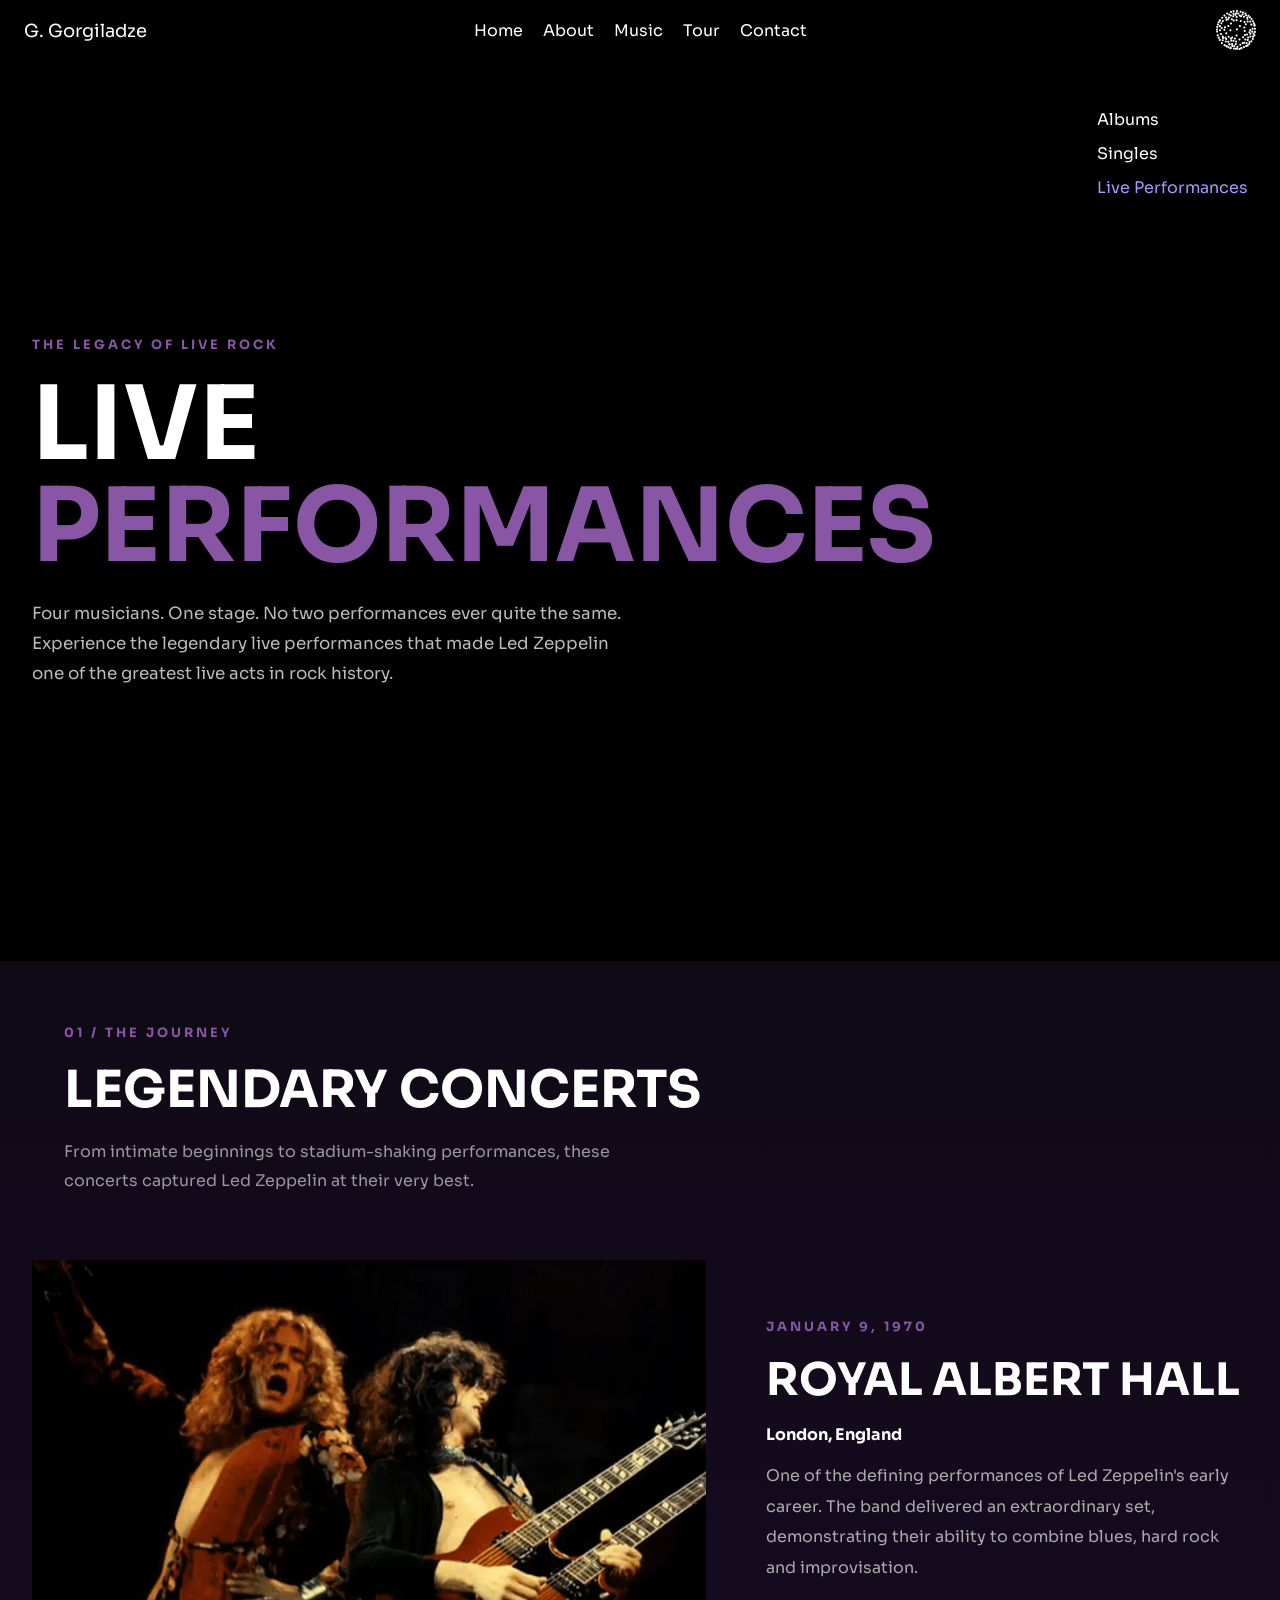
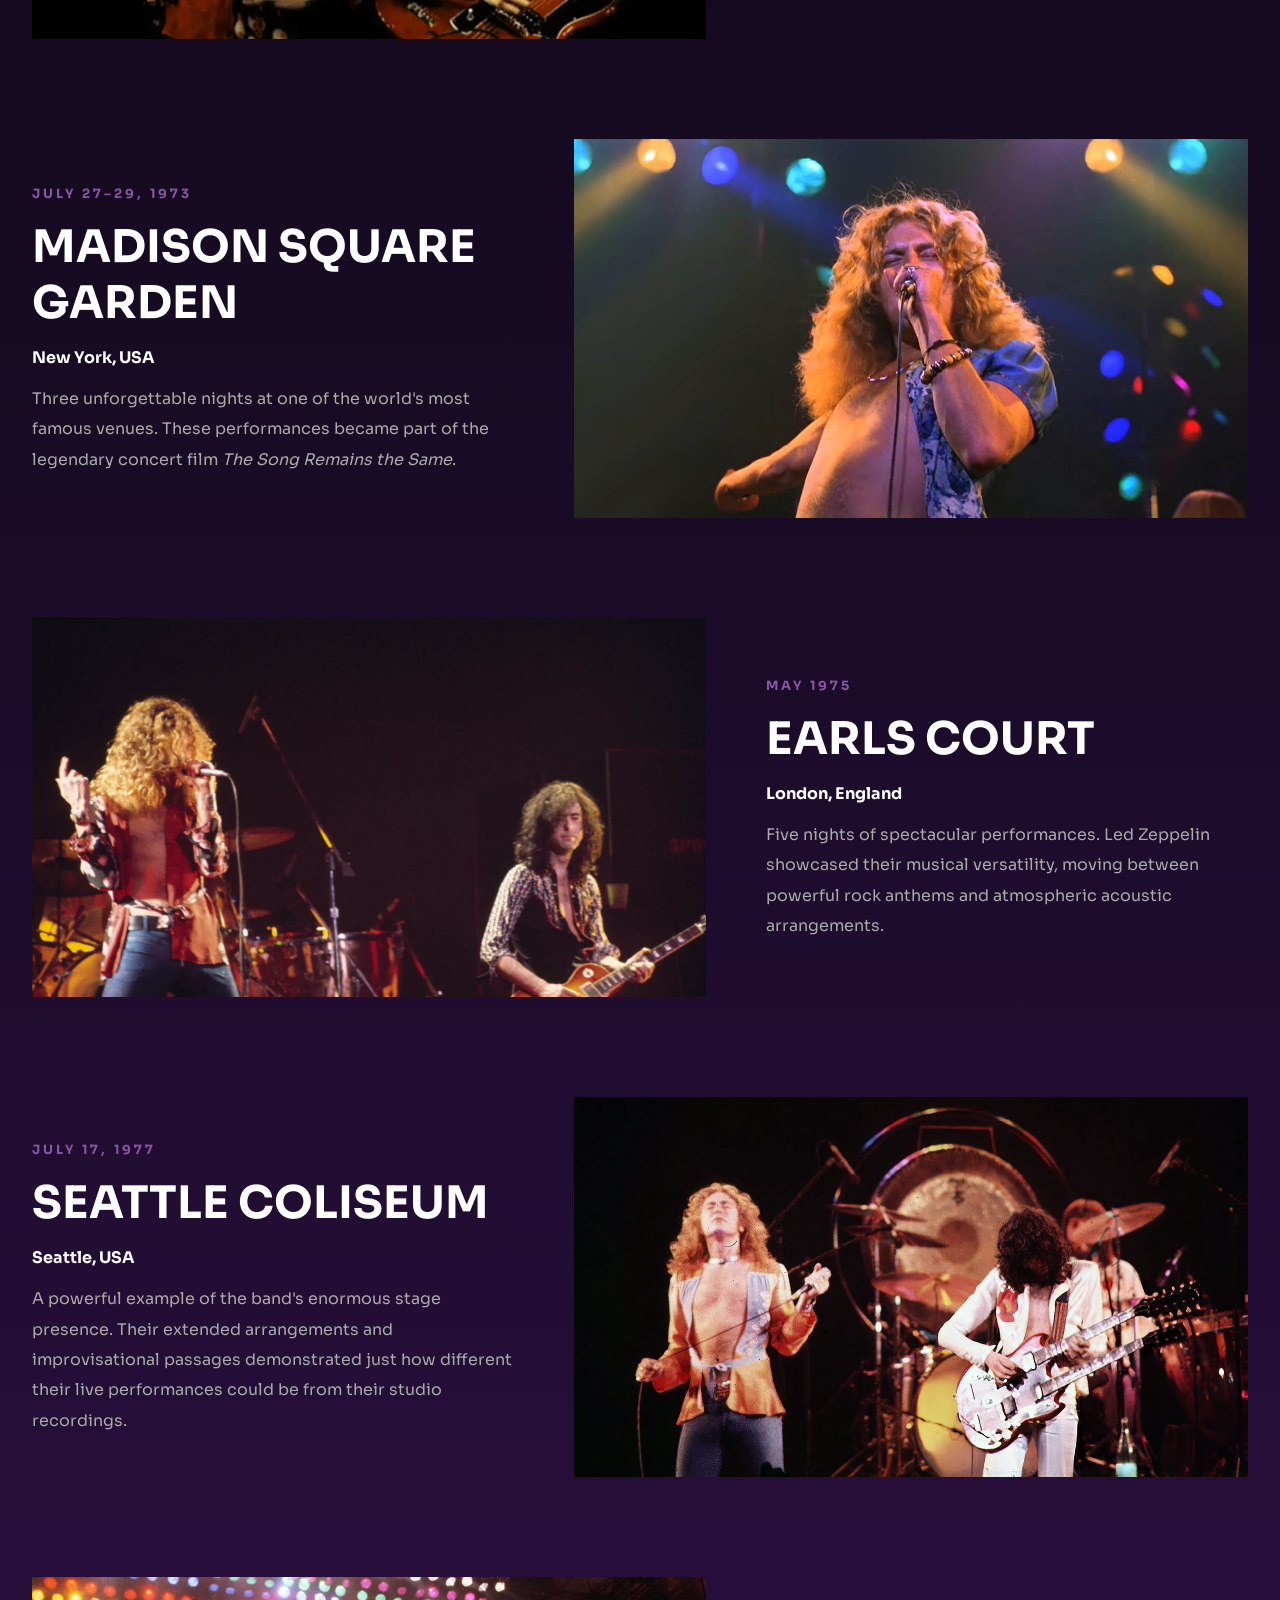
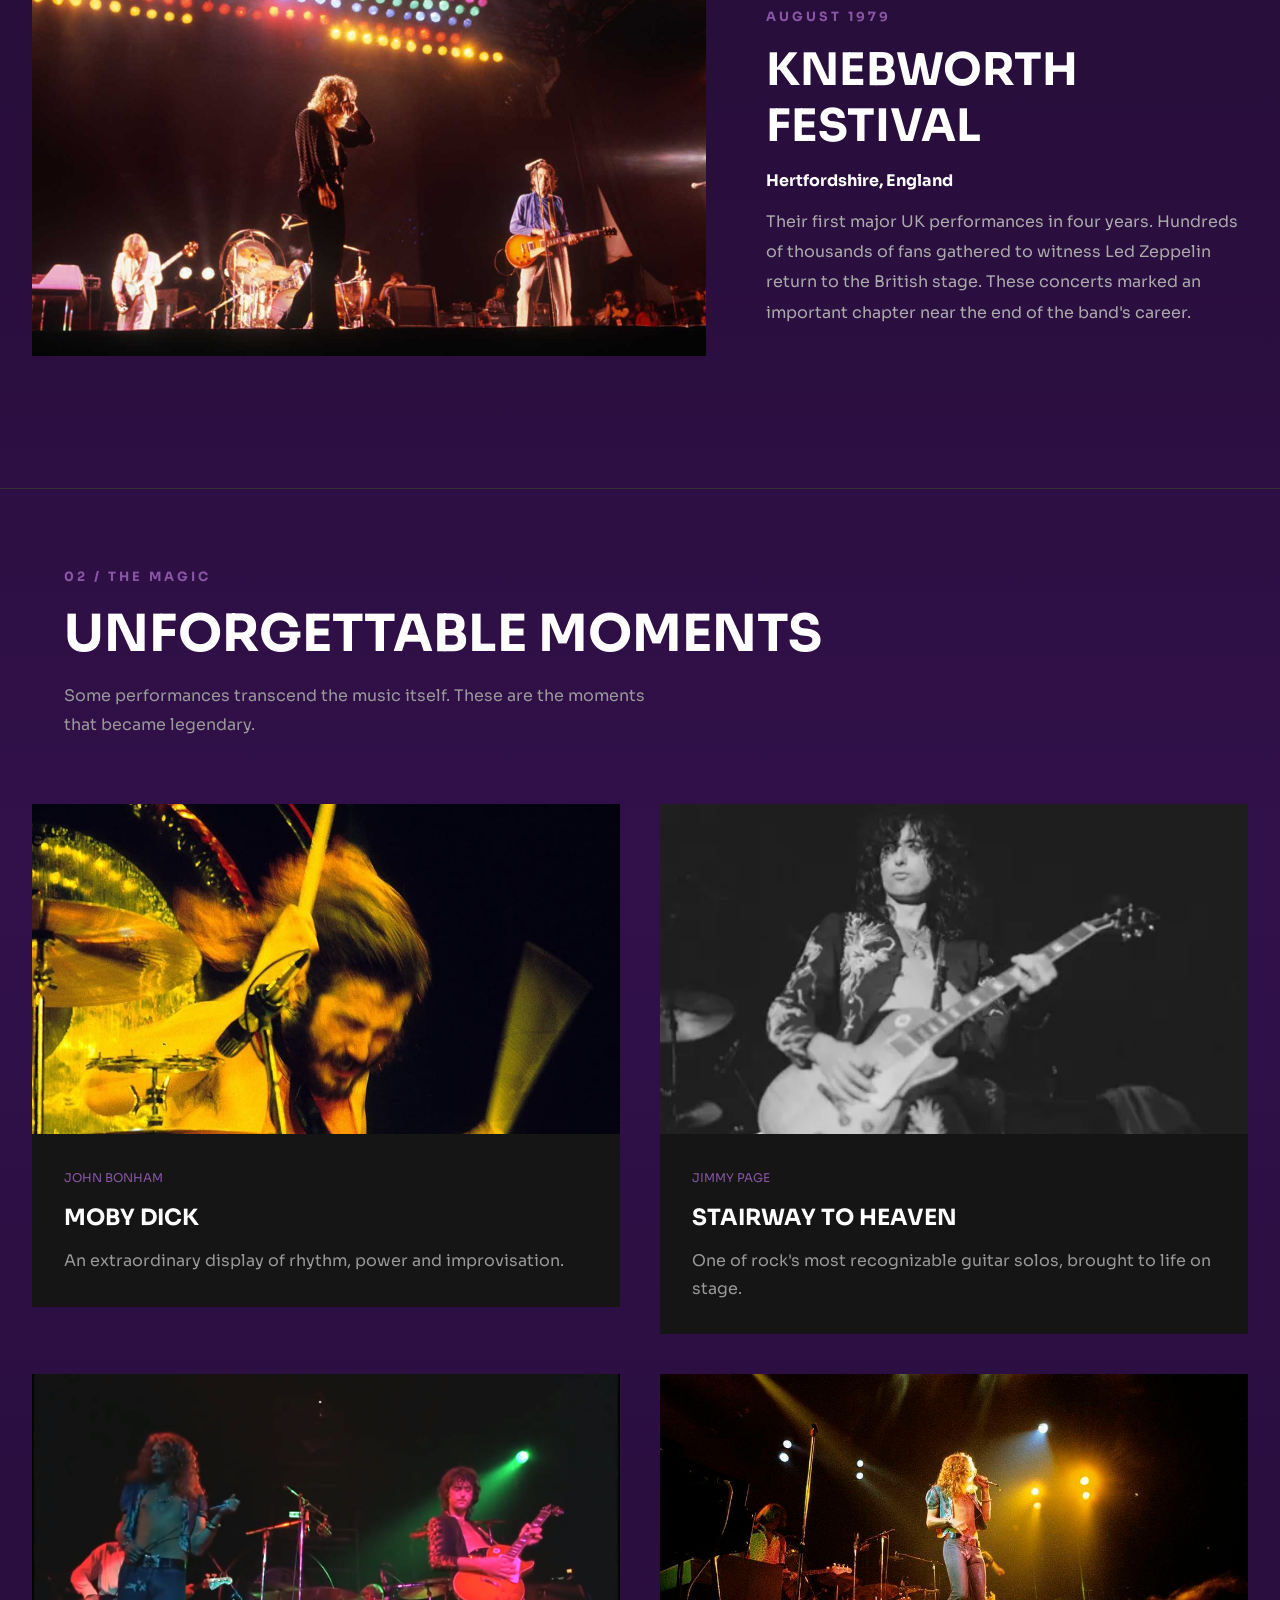
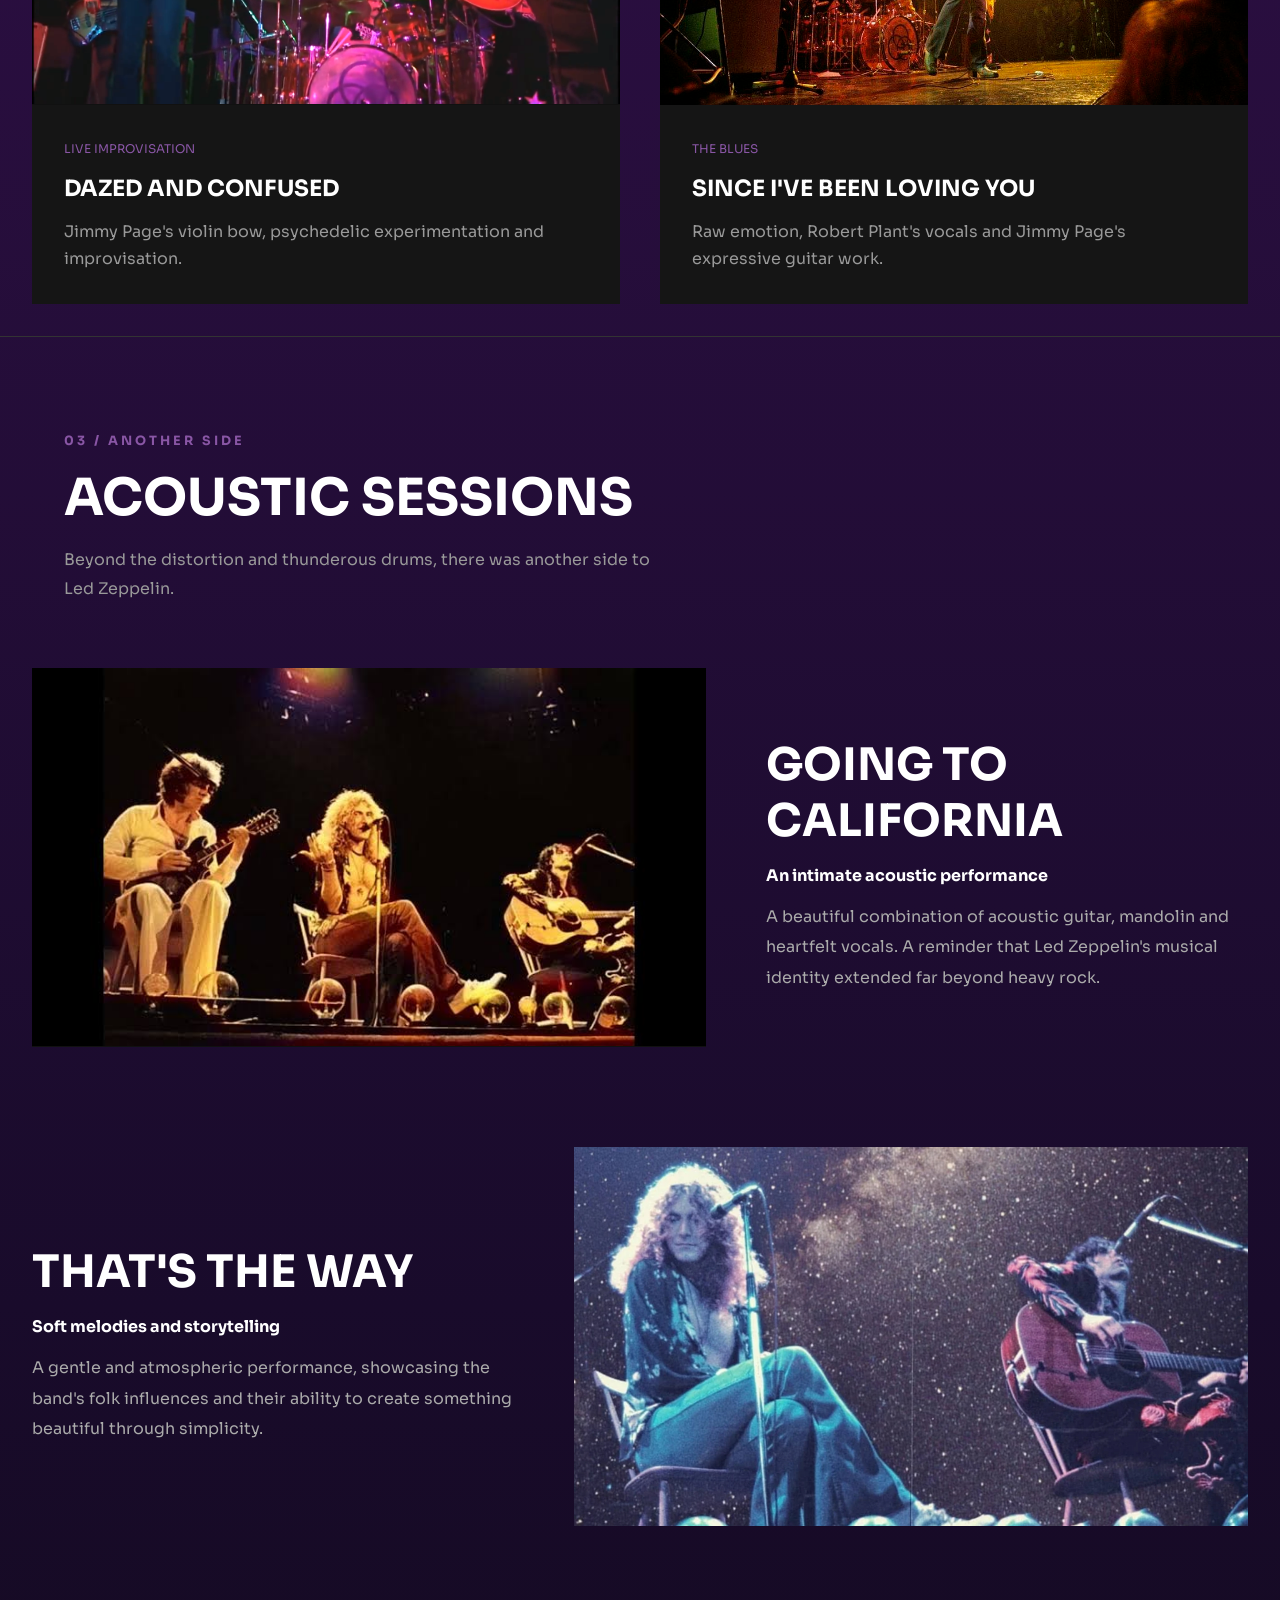
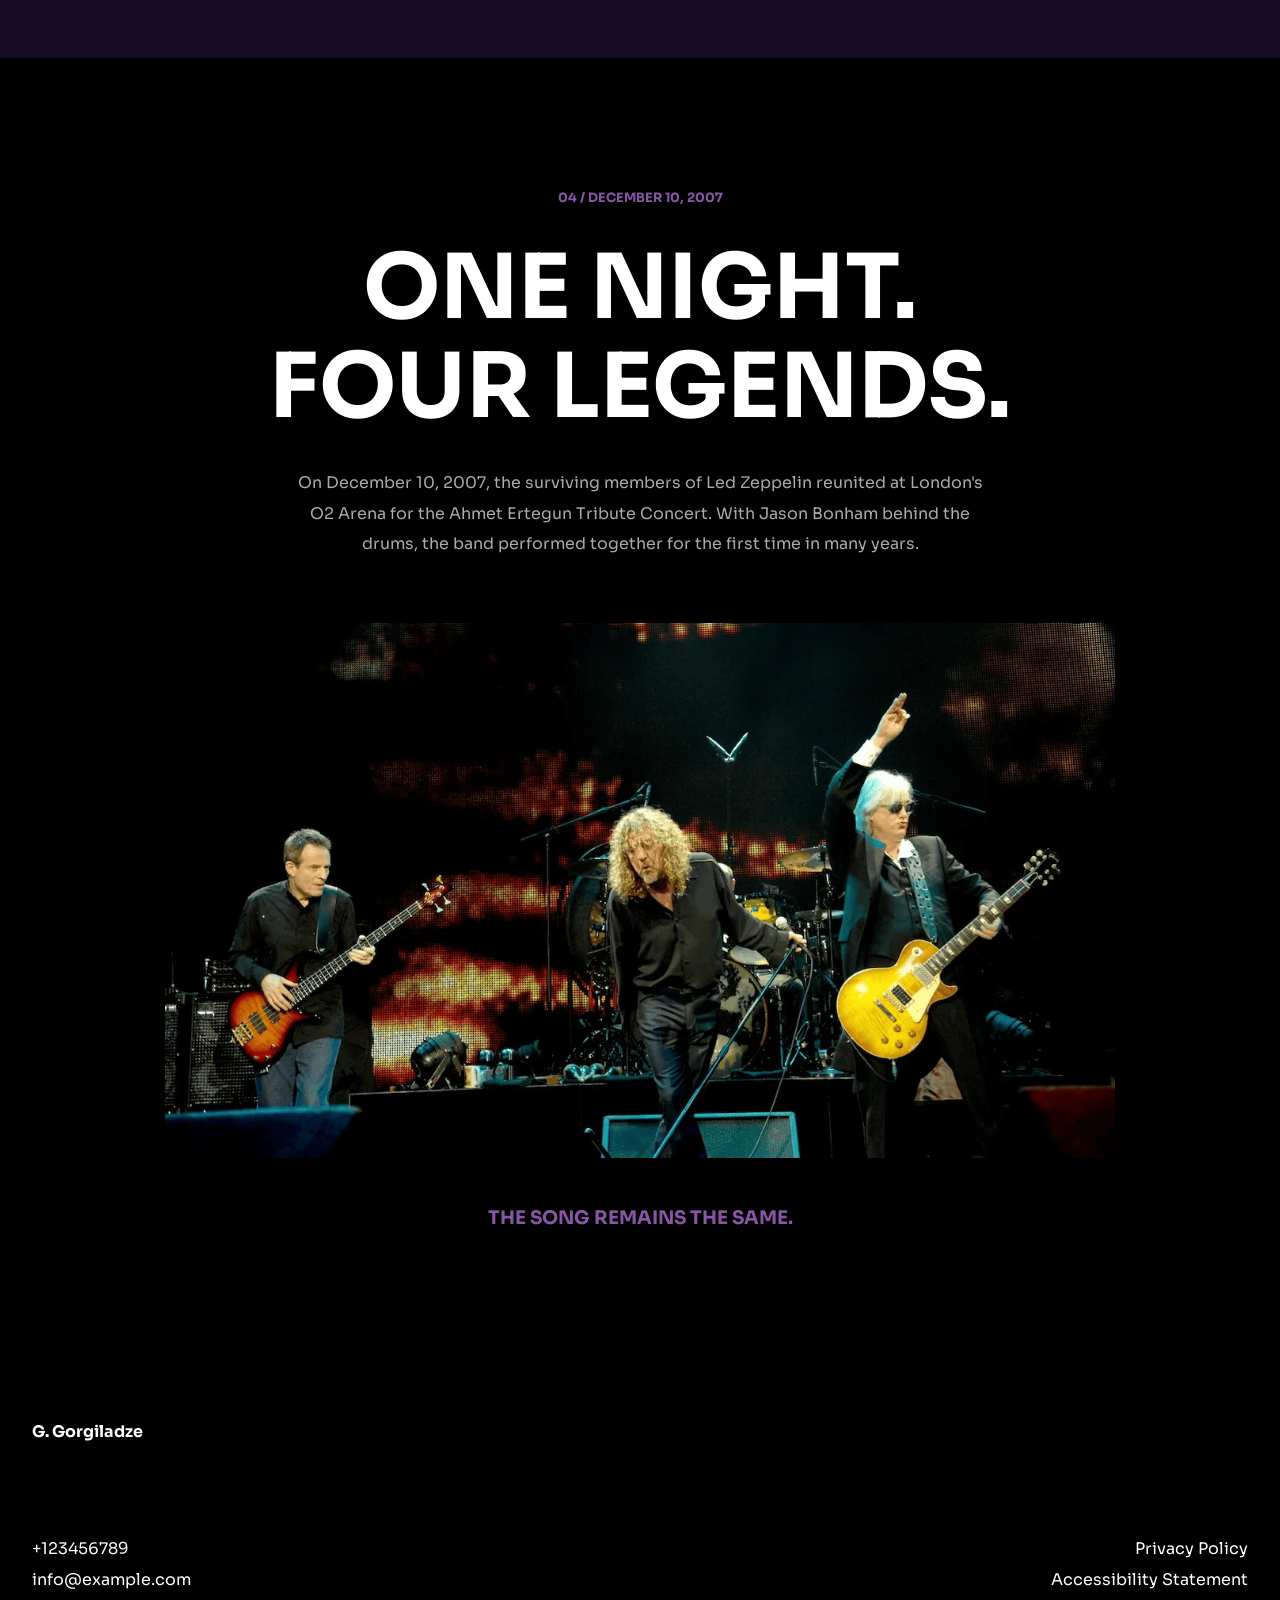
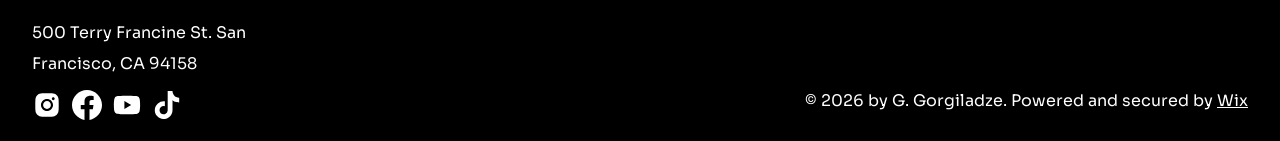
<file: pages/live.html>
<!doctype html>
<html lang="en">
  <head>
    <meta charset="UTF-8" />
    <meta name="viewport" content="width=device-width, initial-scale=1.0" />
    <title>Rock 'N' Roll Fever | Live Performances</title>
    <meta
      name="description"
      content="Explore Led Zeppelin's legendary live performances, iconic concerts, acoustic sessions, and unforgettable moments on stage throughout rock history."
    />

    <meta
      name="keywords"
      content="Led Zeppelin live, Led Zeppelin concerts, Led Zeppelin live performances, Led Zeppelin live shows, Led Zeppelin reunion, Led Zeppelin O2 Arena, Led Zeppelin acoustic performances, rock concerts"
    />
    <link rel="stylesheet" href="../styles/style.css" />
    <link rel="stylesheet" href="../styles/live.css" />
  </head>
  <body>
    <header class="header">
      <div class="name">
        <a href="../index.html">G. Gorgiladze</a>
      </div>
      <nav class="navbar" id="navbar">
        <a href="../index.html" class="home"> Home </a>
        <a href="./about.html" class="about">About</a>
        <a href="./music.html" class="music">Music</a>
        <a href="./tour.html" class="tour">Tour</a>
        <a href="./contact.html" class="contact">Contact</a>
      </nav>

      <button class="hamburger-btn" id="hamburger">
        <span class="hamburger-line"></span>
        <span class="hamburger-line"></span>
        <span class="hamburger-line"></span>
      </button>

      <div class="logo-container">
        <a href="../index.html">
          <svg
            preserveAspectRatio="none"
            data-bbox="20.001 20.001 159.998 159.998"
            viewBox="20.001 20.001 159.998 159.998"
            height="40"
            width="40"
            xmlns="http://www.w3.org/2000/svg"
            data-type="color"
            role="presentation"
            aria-hidden="true"
            aria-label=""
          >
            <defs>
              <style>
                #comp-m8bzujiv svg [data-color="1"] {
                  fill: #ffffff;
                }
              </style>
            </defs>
            <g>
              <path
                fill="#ffffff"
                d="M39.724 61.018c0 2.279-1.857 4.126-4.148 4.126-2.29 0-4.148-1.847-4.148-4.126 0-2.279 1.857-4.126 4.148-4.126 2.29 0 4.148 1.847 4.148 4.126z"
                data-color="1"
              ></path>
              <path
                fill="#ffffff"
                d="M28.297 97.723c0 2.279-1.857 4.126-4.148 4.126-2.29 0-4.148-1.847-4.148-4.126 0-2.279 1.857-4.126 4.148-4.126 2.29 0 4.148 1.847 4.148 4.126z"
                data-color="1"
              ></path>
              <path
                fill="#ffffff"
                d="M28.474 106.453c0 2.279-1.857 4.126-4.148 4.126-2.29 0-4.148-1.847-4.148-4.126 0-2.279 1.857-4.126 4.148-4.126 2.29 0 4.148 1.847 4.148 4.126z"
                data-color="1"
              ></path>
              <path
                fill="#ffffff"
                d="M30.931 121.193c0 2.279-1.857 4.126-4.148 4.126-2.29 0-4.148-1.847-4.148-4.126 0-2.279 1.857-4.126 4.148-4.126 2.29 0 4.148 1.847 4.148 4.126z"
                data-color="1"
              ></path>
              <path
                fill="#ffffff"
                d="M34.899 130.507c0 2.279-1.857 4.126-4.148 4.126-2.29 0-4.148-1.847-4.148-4.126 0-2.279 1.857-4.126 4.148-4.126 2.29 0 4.148 1.847 4.148 4.126z"
                data-color="1"
              ></path>
              <path
                fill="#ffffff"
                d="M47.437 151.662c0 2.279-1.857 4.126-4.148 4.126-2.29 0-4.148-1.847-4.148-4.126 0-2.279 1.857-4.126 4.148-4.126 2.29 0 4.148 1.847 4.148 4.126z"
                data-color="1"
              ></path>
              <path
                fill="#ffffff"
                d="M58.229 160.503c0 2.279-1.857 4.126-4.148 4.126-2.29 0-4.148-1.847-4.148-4.126 0-2.279 1.857-4.126 4.148-4.126 2.29 0 4.148 1.847 4.148 4.126z"
                data-color="1"
              ></path>
              <path
                fill="#ffffff"
                d="M67.434 166.028c0 2.279-1.857 4.126-4.148 4.126-2.29 0-4.148-1.847-4.148-4.126 0-2.279 1.857-4.126 4.148-4.126 2.29 0 4.148 1.847 4.148 4.126z"
                data-color="1"
              ></path>
              <path
                fill="#ffffff"
                d="M82.194 172.659c0 2.279-1.857 4.126-4.148 4.126-2.29 0-4.148-1.847-4.148-4.126 0-2.279 1.857-4.126 4.148-4.126 2.29 0 4.148 1.847 4.148 4.126z"
                data-color="1"
              ></path>
              <path
                fill="#ffffff"
                d="M77.909 156.398c0 2.279-1.857 4.126-4.148 4.126-2.29 0-4.148-1.847-4.148-4.126 0-2.279 1.857-4.126 4.148-4.126 2.29 0 4.148 1.847 4.148 4.126z"
                data-color="1"
              ></path>
              <path
                fill="#ffffff"
                d="M73.306 147.4c0 2.279-1.857 4.126-4.148 4.126-2.29 0-4.148-1.847-4.148-4.126 0-2.279 1.857-4.126 4.148-4.126 2.29 0 4.148 1.847 4.148 4.126z"
                data-color="1"
              ></path>
              <path
                fill="#ffffff"
                d="M63.466 145.979c0 2.279-1.857 4.126-4.148 4.126-2.29 0-4.148-1.847-4.148-4.126 0-2.279 1.857-4.126 4.148-4.126 2.29 0 4.148 1.847 4.148 4.126z"
                data-color="1"
              ></path>
              <path
                fill="#ffffff"
                d="M51.087 141.243c0 2.279-1.857 4.126-4.148 4.126-2.29 0-4.148-1.847-4.148-4.126 0-2.279 1.857-4.126 4.148-4.126 2.29 0 4.148 1.847 4.148 4.126z"
                data-color="1"
              ></path>
              <path
                fill="#ffffff"
                d="M52.198 131.613c0 2.279-1.857 4.126-4.148 4.126-2.29 0-4.148-1.847-4.148-4.126 0-2.279 1.857-4.126 4.148-4.126 2.29 0 4.148 1.847 4.148 4.126z"
                data-color="1"
              ></path>
              <path
                fill="#ffffff"
                d="M50.928 125.771c0 2.279-1.857 4.126-4.148 4.126-2.29 0-4.148-1.847-4.148-4.126 0-2.279 1.857-4.126 4.148-4.126 2.29 0 4.148 1.847 4.148 4.126z"
                data-color="1"
              ></path>
              <path
                fill="#ffffff"
                d="M65.371 112.984c0 2.279-1.857 4.126-4.148 4.126-2.29 0-4.148-1.847-4.148-4.126 0-2.279 1.857-4.126 4.148-4.126 2.29 0 4.148 1.847 4.148 4.126z"
                data-color="1"
              ></path>
              <path
                fill="#ffffff"
                d="M65.371 136.349c0 2.279-1.857 4.126-4.148 4.126-2.29 0-4.148-1.847-4.148-4.126 0-2.279 1.857-4.126 4.148-4.126 2.29 0 4.148 1.847 4.148 4.126z"
                data-color="1"
              ></path>
              <path
                fill="#ffffff"
                d="M83.622 134.612c0 2.279-1.857 4.126-4.148 4.126-2.29 0-4.148-1.847-4.148-4.126 0-2.279 1.857-4.126 4.148-4.126 2.29 0 4.148 1.847 4.148 4.126z"
                data-color="1"
              ></path>
              <path
                fill="#ffffff"
                d="M74.734 127.35c0 2.279-1.857 4.126-4.148 4.126-2.29 0-4.148-1.847-4.148-4.126 0-2.279 1.857-4.126 4.148-4.126 2.29 0 4.148 1.847 4.148 4.126z"
                data-color="1"
              ></path>
              <path
                fill="#ffffff"
                d="M81.876 101.301c0 2.279-1.857 4.126-4.148 4.126-2.29 0-4.148-1.847-4.148-4.126 0-2.279 1.857-4.126 4.148-4.126 2.29 0 4.148 1.847 4.148 4.126z"
                data-color="1"
              ></path>
              <path
                fill="#ffffff"
                d="M73.623 84.093c0 2.279-1.857 4.126-4.148 4.126-2.29 0-4.148-1.847-4.148-4.126 0-2.279 1.857-4.126 4.148-4.126 2.29 0 4.148 1.847 4.148 4.126z"
                data-color="1"
              ></path>
              <path
                fill="#ffffff"
                d="M60.133 89.303c0 2.279-1.857 4.126-4.148 4.126-2.29 0-4.148-1.847-4.148-4.126 0-2.279 1.857-4.126 4.148-4.126 2.29 0 4.148 1.847 4.148 4.126z"
                data-color="1"
              ></path>
              <path
                fill="#ffffff"
                d="M72.512 56.94c0 2.279-1.857 4.126-4.148 4.126-2.29 0-4.148-1.847-4.148-4.126 0-2.279 1.857-4.126 4.148-4.126 2.29 0 4.148 1.847 4.148 4.126z"
                data-color="1"
              ></path>
              <path
                fill="#ffffff"
                d="M57.594 99.407c0 2.279-1.857 4.126-4.148 4.126-2.29 0-4.148-1.847-4.148-4.126 0-2.279 1.857-4.126 4.148-4.126 2.29 0 4.148 1.847 4.148 4.126z"
                data-color="1"
              ></path>
              <path
                fill="#ffffff"
                d="M99.81 133.665c0 2.279-1.857 4.126-4.148 4.126-2.29 0-4.148-1.847-4.148-4.126 0-2.279 1.857-4.126 4.148-4.126 2.29 0 4.148 1.847 4.148 4.126z"
                data-color="1"
              ></path>
              <path
                fill="#ffffff"
                d="M88.542 156.398c0 2.279-1.857 4.126-4.148 4.126-2.29 0-4.148-1.847-4.148-4.126 0-2.279 1.857-4.126 4.148-4.126 2.29 0 4.148 1.847 4.148 4.126z"
                data-color="1"
              ></path>
              <path
                fill="#ffffff"
                d="M85.685 142.821c0 2.279-1.857 4.126-4.148 4.126-2.29 0-4.148-1.847-4.148-4.126 0-2.279 1.857-4.126 4.148-4.126 2.29 0 4.148 1.847 4.148 4.126z"
                data-color="1"
              ></path>
              <path
                fill="#ffffff"
                d="M103.143 155.767c0 2.279-1.857 4.126-4.148 4.126-2.29 0-4.148-1.847-4.148-4.126 0-2.279 1.857-4.126 4.148-4.126 2.29 0 4.148 1.847 4.148 4.126z"
                data-color="1"
              ></path>
              <path
                fill="#ffffff"
                d="M97.112 163.66c0 2.279-1.857 4.126-4.148 4.126-2.29 0-4.148-1.847-4.148-4.126 0-2.279 1.857-4.126 4.148-4.126 2.29 0 4.148 1.847 4.148 4.126z"
                data-color="1"
              ></path>
              <path
                fill="#ffffff"
                d="M96.16 174.238c0 2.279-1.857 4.126-4.148 4.126-2.29 0-4.148-1.847-4.148-4.126 0-2.279 1.857-4.126 4.148-4.126 2.29 0 4.148 1.847 4.148 4.126z"
                data-color="1"
              ></path>
              <path
                fill="#ffffff"
                d="M108.698 174.553c0 2.279-1.857 4.126-4.148 4.126-2.29 0-4.148-1.847-4.148-4.126 0-2.279 1.857-4.126 4.148-4.126 2.29 0 4.148 1.847 4.148 4.126z"
                data-color="1"
              ></path>
              <path
                fill="#ffffff"
                d="M124.251 172.659c0 2.279-1.857 4.126-4.148 4.126-2.29 0-4.148-1.847-4.148-4.126 0-2.279 1.857-4.126 4.148-4.126 2.29 0 4.148 1.847 4.148 4.126z"
                data-color="1"
              ></path>
              <path
                fill="#ffffff"
                d="M39.501 139.506c0 2.279-1.857 4.126-4.148 4.126-2.29 0-4.148-1.847-4.148-4.126 0-2.279 1.857-4.126 4.148-4.126 2.29 0 4.148 1.847 4.148 4.126z"
                data-color="1"
              ></path>
              <path
                fill="#ffffff"
                d="M44.263 116.299c0 2.279-1.857 4.126-4.148 4.126-2.29 0-4.148-1.847-4.148-4.126 0-2.279 1.857-4.126 4.148-4.126 2.29 0 4.148 1.847 4.148 4.126z"
                data-color="1"
              ></path>
              <path
                fill="#ffffff"
                d="M40.136 100.67c0 2.279-1.857 4.126-4.148 4.126-2.29 0-4.148-1.847-4.148-4.126 0-2.279 1.857-4.126 4.148-4.126 2.29 0 4.148 1.847 4.148 4.126z"
                data-color="1"
              ></path>
              <path
                fill="#ffffff"
                d="M46.961 92.303c0 2.279-1.857 4.126-4.148 4.126-2.29 0-4.148-1.847-4.148-4.126 0-2.279 1.857-4.126 4.148-4.126 2.29 0 4.148 1.847 4.148 4.126z"
                data-color="1"
              ></path>
              <path
                fill="#ffffff"
                d="M39.819 84.567c0 2.279-1.857 4.126-4.148 4.126-2.29 0-4.148-1.847-4.148-4.126 0-2.279 1.857-4.126 4.148-4.126 2.29 0 4.148 1.847 4.148 4.126z"
                data-color="1"
              ></path>
              <path
                fill="#ffffff"
                d="M45.691 72.885c0 2.279-1.857 4.126-4.148 4.126-2.29 0-4.148-1.847-4.148-4.126 0-2.279 1.857-4.126 4.148-4.126 2.29 0 4.148 1.847 4.148 4.126z"
                data-color="1"
              ></path>
              <path
                fill="#ffffff"
                d="M34.687 69.301c0 2.279-1.857 4.126-4.148 4.126-2.29 0-4.148-1.847-4.148-4.126 0-2.279 1.857-4.126 4.148-4.126 2.29 0 4.148 1.847 4.148 4.126z"
                data-color="1"
              ></path>
              <path
                fill="#ffffff"
                d="M31.891 77.899c0 2.279-1.857 4.126-4.148 4.126-2.29 0-4.148-1.847-4.148-4.126 0-2.279 1.857-4.126 4.148-4.126 2.29 0 4.148 1.847 4.148 4.126z"
                data-color="1"
              ></path>
              <path
                fill="#ffffff"
                d="M29.193 88.003c0 2.279-1.857 4.126-4.148 4.126-2.29 0-4.148-1.847-4.148-4.126 0-2.279 1.857-4.126 4.148-4.126 2.29 0 4.148 1.847 4.148 4.126z"
                data-color="1"
              ></path>
              <path
                fill="#ffffff"
                d="M178.16 82.797c0 2.279-1.857 4.126-4.148 4.126-2.29 0-4.148-1.847-4.148-4.126 0-2.279 1.857-4.126 4.148-4.126 2.29 0 4.148 1.847 4.148 4.126z"
                data-color="1"
              ></path>
              <path
                fill="#ffffff"
                d="M160.148 48.805c0 2.279-1.857 4.126-4.148 4.126-2.29 0-4.148-1.847-4.148-4.126 0-2.279 1.857-4.126 4.148-4.126 2.29 0 4.148 1.847 4.148 4.126z"
                data-color="1"
              ></path>
              <path
                fill="#ffffff"
                d="M153.817 42.757c0 2.279-1.857 4.126-4.148 4.126-2.29 0-4.148-1.847-4.148-4.126 0-2.279 1.857-4.126 4.148-4.126 2.29 0 4.148 1.847 4.148 4.126z"
                data-color="1"
              ></path>
              <path
                fill="#ffffff"
                d="M141.602 34.062c0 2.279-1.857 4.126-4.148 4.126-2.29 0-4.148-1.847-4.148-4.126 0-2.279 1.857-4.126 4.148-4.126 2.29 0 4.148 1.847 4.148 4.126z"
                data-color="1"
              ></path>
              <path
                fill="#ffffff"
                d="M132.175 30.266c0 2.279-1.857 4.126-4.148 4.126-2.29 0-4.148-1.847-4.148-4.126 0-2.279 1.857-4.126 4.148-4.126 2.29 0 4.148 1.847 4.148 4.126z"
                data-color="1"
              ></path>
              <path
                fill="#ffffff"
                d="M108.271 24.127c0 2.279-1.857 4.126-4.148 4.126-2.29 0-4.148-1.847-4.148-4.126 0-2.279 1.857-4.126 4.148-4.126 2.29 0 4.148 1.847 4.148 4.126z"
                data-color="1"
              ></path>
              <path
                fill="#ffffff"
                d="M94.356 25.466c0 2.279-1.857 4.126-4.148 4.126-2.29 0-4.148-1.847-4.148-4.126 0-2.279 1.857-4.126 4.148-4.126 2.29 0 4.148 1.847 4.148 4.126z"
                data-color="1"
              ></path>
              <path
                fill="#ffffff"
                d="M83.919 28.034c0 2.279-1.857 4.126-4.148 4.126-2.29 0-4.148-1.847-4.148-4.126 0-2.279 1.857-4.126 4.148-4.126 2.29 0 4.148 1.847 4.148 4.126z"
                data-color="1"
              ></path>
              <path
                fill="#ffffff"
                d="M68.769 33.727c0 2.279-1.857 4.126-4.148 4.126-2.29 0-4.148-1.847-4.148-4.126 0-2.279 1.857-4.126 4.148-4.126 2.29 0 4.148 1.847 4.148 4.126z"
                data-color="1"
              ></path>
              <path
                fill="#ffffff"
                d="M83.358 42.211c0 2.279-1.857 4.126-4.148 4.126-2.29 0-4.148-1.847-4.148-4.126 0-2.279 1.857-4.126 4.148-4.126 2.29 0 4.148 1.847 4.148 4.126z"
                data-color="1"
              ></path>
              <path
                fill="#ffffff"
                d="M77.327 37.79c0 2.279-1.857 4.126-4.148 4.126-2.29 0-4.148-1.847-4.148-4.126 0-2.279 1.857-4.126 4.148-4.126 2.29 0 4.148 1.847 4.148 4.126z"
                data-color="1"
              ></path>
              <path
                fill="#ffffff"
                d="M93.009 45.337c0 2.279-1.857 4.126-4.148 4.126-2.29 0-4.148-1.847-4.148-4.126 0-2.279 1.857-4.126 4.148-4.126 2.29 0 4.148 1.847 4.148 4.126z"
                data-color="1"
              ></path>
              <path
                fill="#ffffff"
                d="M100.977 39.42c0 2.279-1.857 4.126-4.148 4.126-2.29 0-4.148-1.847-4.148-4.126 0-2.279 1.857-4.126 4.148-4.126 2.29 0 4.148 1.847 4.148 4.126z"
                data-color="1"
              ></path>
              <path
                fill="#ffffff"
                d="M93.994 35c0 2.279-1.857 4.126-4.148 4.126-2.29 0-4.148-1.847-4.148-4.126 0-2.279 1.857-4.126 4.148-4.126 2.29 0 4.148 1.847 4.148 4.126z"
                data-color="1"
              ></path>
              <path
                fill="#ffffff"
                d="M113.097 34.062c0 2.279-1.857 4.126-4.148 4.126-2.29 0-4.148-1.847-4.148-4.126 0-2.279 1.857-4.126 4.148-4.126 2.29 0 4.148 1.847 4.148 4.126z"
                data-color="1"
              ></path>
              <path
                fill="#ffffff"
                d="M105.162 33.43c0 2.279-1.857 4.126-4.148 4.126-2.29 0-4.148-1.847-4.148-4.126 0-2.279 1.857-4.126 4.148-4.126 2.29 0 4.148 1.847 4.148 4.126z"
                data-color="1"
              ></path>
              <path
                fill="#ffffff"
                d="M119.157 41.653c0 2.279-1.857 4.126-4.148 4.126-2.29 0-4.148-1.847-4.148-4.126 0-2.279 1.857-4.126 4.148-4.126 2.29 0 4.148 1.847 4.148 4.126z"
                data-color="1"
              ></path>
              <path
                fill="#ffffff"
                d="M124.207 44.89c0 2.279-1.857 4.126-4.148 4.126-2.29 0-4.148-1.847-4.148-4.126 0-2.279 1.857-4.126 4.148-4.126 2.29 0 4.148 1.847 4.148 4.126z"
                data-color="1"
              ></path>
              <path
                fill="#ffffff"
                d="M123.085 64.091c0 2.279-1.857 4.126-4.148 4.126-2.29 0-4.148-1.847-4.148-4.126 0-2.279 1.857-4.126 4.148-4.126 2.29 0 4.148 1.847 4.148 4.126z"
                data-color="1"
              ></path>
              <path
                fill="#ffffff"
                d="M106.476 47.569c0 2.279-1.857 4.126-4.148 4.126-2.29 0-4.148-1.847-4.148-4.126 0-2.279 1.857-4.126 4.148-4.126 2.29 0 4.148 1.847 4.148 4.126z"
                data-color="1"
              ></path>
              <path
                fill="#ffffff"
                d="M94.805 61.635c0 2.279-1.857 4.126-4.148 4.126-2.29 0-4.148-1.847-4.148-4.126 0-2.279 1.857-4.126 4.148-4.126 2.29 0 4.148 1.847 4.148 4.126z"
                data-color="1"
              ></path>
              <path
                fill="#ffffff"
                d="M106.251 60.518c0 2.279-1.857 4.126-4.148 4.126-2.29 0-4.148-1.847-4.148-4.126 0-2.279 1.857-4.126 4.148-4.126 2.29 0 4.148 1.847 4.148 4.126z"
                data-color="1"
              ></path>
              <path
                fill="#ffffff"
                d="M119.718 83.961c0 2.279-1.857 4.126-4.148 4.126-2.29 0-4.148-1.847-4.148-4.126 0-2.279 1.857-4.126 4.148-4.126 2.29 0 4.148 1.847 4.148 4.126z"
                data-color="1"
              ></path>
              <path
                fill="#ffffff"
                d="M137.786 90.324c0 2.279-1.857 4.126-4.148 4.126-2.29 0-4.148-1.847-4.148-4.126 0-2.279 1.857-4.126 4.148-4.126 2.29 0 4.148 1.847 4.148 4.126z"
                data-color="1"
              ></path>
              <path
                fill="#ffffff"
                d="M143.622 77.152c0 2.279-1.857 4.126-4.148 4.126-2.29 0-4.148-1.847-4.148-4.126 0-2.279 1.857-4.126 4.148-4.126 2.29 0 4.148 1.847 4.148 4.126z"
                data-color="1"
              ></path>
              <path
                fill="#ffffff"
                d="M157.874 108.743c0 2.279-1.857 4.126-4.148 4.126-2.29 0-4.148-1.847-4.148-4.126 0-2.279 1.857-4.126 4.148-4.126 2.29 0 4.148 1.847 4.148 4.126z"
                data-color="1"
              ></path>
              <path
                fill="#ffffff"
                d="M138.235 68.221c0 2.279-1.857 4.126-4.148 4.126-2.29 0-4.148-1.847-4.148-4.126 0-2.279 1.857-4.126 4.148-4.126 2.29 0 4.148 1.847 4.148 4.126z"
                data-color="1"
              ></path>
              <path
                fill="#ffffff"
                d="M84.031 73.691c0 2.279-1.857 4.126-4.148 4.126-2.29 0-4.148-1.847-4.148-4.126 0-2.279 1.857-4.126 4.148-4.126 2.29 0 4.148 1.847 4.148 4.126z"
                data-color="1"
              ></path>
              <path
                fill="#ffffff"
                d="M75.839 49.69c0 2.279-1.857 4.126-4.148 4.126-2.29 0-4.148-1.847-4.148-4.126 0-2.279 1.857-4.126 4.148-4.126 2.29 0 4.148 1.847 4.148 4.126z"
                data-color="1"
              ></path>
              <path
                fill="#ffffff"
                d="M87.51 57.281c0 2.279-1.857 4.126-4.148 4.126-2.29 0-4.148-1.847-4.148-4.126 0-2.279 1.857-4.126 4.148-4.126 2.29 0 4.148 1.847 4.148 4.126z"
                data-color="1"
              ></path>
              <path
                fill="#ffffff"
                d="M65.963 60.407c0 2.279-1.857 4.126-4.148 4.126-2.29 0-4.148-1.847-4.148-4.126 0-2.279 1.857-4.126 4.148-4.126 2.29 0 4.148 1.847 4.148 4.126z"
                data-color="1"
              ></path>
              <path
                fill="#ffffff"
                d="M64.617 50.583c0 2.279-1.857 4.126-4.148 4.126-2.29 0-4.148-1.847-4.148-4.126 0-2.279 1.857-4.126 4.148-4.126 2.29 0 4.148 1.847 4.148 4.126z"
                data-color="1"
              ></path>
              <path
                fill="#ffffff"
                d="M57.771 42.434c0 2.279-1.857 4.126-4.148 4.126-2.29 0-4.148-1.847-4.148-4.126 0-2.279 1.857-4.126 4.148-4.126 2.29 0 4.148 1.847 4.148 4.126z"
                data-color="1"
              ></path>
              <path
                fill="#ffffff"
                d="M48.681 51.03c0 2.279-1.857 4.126-4.148 4.126-2.29 0-4.148-1.847-4.148-4.126 0-2.279 1.857-4.126 4.148-4.126 2.29 0 4.148 1.847 4.148 4.126z"
                data-color="1"
              ></path>
              <path
                fill="#ffffff"
                d="M51.538 63.659c0 2.279-1.857 4.126-4.148 4.126-2.29 0-4.148-1.847-4.148-4.126 0-2.279 1.857-4.126 4.148-4.126 2.29 0 4.148 1.847 4.148 4.126z"
                data-color="1"
              ></path>
              <path
                fill="#ffffff"
                d="M39.03 63.309c0 2.279-1.857 4.126-4.148 4.126-2.29 0-4.148-1.847-4.148-4.126 0-2.279 1.857-4.126 4.148-4.126 2.29 0 4.148 1.847 4.148 4.126z"
                data-color="1"
              ></path>
              <path
                fill="#ffffff"
                d="M122.524 27.141c0 2.279-1.857 4.126-4.148 4.126-2.29 0-4.148-1.847-4.148-4.126 0-2.279 1.857-4.126 4.148-4.126 2.29 0 4.148 1.847 4.148 4.126z"
                data-color="1"
              ></path>
              <path
                fill="#ffffff"
                d="M135.654 46.899c0 2.279-1.857 4.126-4.148 4.126-2.29 0-4.148-1.847-4.148-4.126 0-2.279 1.857-4.126 4.148-4.126 2.29 0 4.148 1.847 4.148 4.126z"
                data-color="1"
              ></path>
              <path
                fill="#ffffff"
                d="M149.682 55.049c0 2.279-1.857 4.126-4.148 4.126-2.29 0-4.148-1.847-4.148-4.126 0-2.279 1.857-4.126 4.148-4.126 2.29 0 4.148 1.847 4.148 4.126z"
                data-color="1"
              ></path>
              <path
                fill="#ffffff"
                d="M149.682 49.681c0 2.279-1.857 4.126-4.148 4.126-2.29 0-4.148-1.847-4.148-4.126 0-2.279 1.857-4.126 4.148-4.126 2.29 0 4.148 1.847 4.148 4.126z"
                data-color="1"
              ></path>
              <path
                fill="#ffffff"
                d="M143.975 40.909c0 2.279-1.857 4.126-4.148 4.126-2.29 0-4.148-1.847-4.148-4.126 0-2.279 1.857-4.126 4.148-4.126 2.29 0 4.148 1.847 4.148 4.126z"
                data-color="1"
              ></path>
              <path
                fill="#ffffff"
                d="M129.984 38.328c0 2.279-1.857 4.126-4.148 4.126-2.29 0-4.148-1.847-4.148-4.126 0-2.279 1.857-4.126 4.148-4.126 2.29 0 4.148 1.847 4.148 4.126z"
                data-color="1"
              ></path>
              <path
                fill="#ffffff"
                d="M150.804 65.765c0 2.279-1.857 4.126-4.148 4.126-2.29 0-4.148-1.847-4.148-4.126 0-2.279 1.857-4.126 4.148-4.126 2.29 0 4.148 1.847 4.148 4.126z"
                data-color="1"
              ></path>
              <path
                fill="#ffffff"
                d="M161.353 66.212c0 2.279-1.857 4.126-4.148 4.126-2.29 0-4.148-1.847-4.148-4.126 0-2.279 1.857-4.126 4.148-4.126 2.29 0 4.148 1.847 4.148 4.126z"
                data-color="1"
              ></path>
              <path
                fill="#ffffff"
                d="M165.505 78.603c0 2.279-1.857 4.126-4.148 4.126-2.29 0-4.148-1.847-4.148-4.126 0-2.279 1.857-4.126 4.148-4.126 2.29 0 4.148 1.847 4.148 4.126z"
                data-color="1"
              ></path>
              <path
                fill="#ffffff"
                d="M175.834 73.397c0 2.279-1.857 4.126-4.148 4.126-2.29 0-4.148-1.847-4.148-4.126 0-2.279 1.857-4.126 4.148-4.126 2.29 0 4.148 1.847 4.148 4.126z"
                data-color="1"
              ></path>
              <path
                fill="#ffffff"
                d="M171.698 65.35c0 2.279-1.857 4.126-4.148 4.126-2.29 0-4.148-1.847-4.148-4.126 0-2.279 1.857-4.126 4.148-4.126 2.29 0 4.148 1.847 4.148 4.126z"
                data-color="1"
              ></path>
              <path
                fill="#ffffff"
                d="M166.424 56.308c0 2.279-1.857 4.126-4.148 4.126-2.29 0-4.148-1.847-4.148-4.126 0-2.279 1.857-4.126 4.148-4.126 2.29 0 4.148 1.847 4.148 4.126z"
                data-color="1"
              ></path>
              <path
                fill="#ffffff"
                d="M65.863 163.654c0 2.279-1.857 4.126-4.148 4.126-2.29 0-4.148-1.847-4.148-4.126 0-2.279 1.857-4.126 4.148-4.126 2.29 0 4.148 1.847 4.148 4.126z"
                data-color="1"
              ></path>
              <path
                fill="#ffffff"
                d="M102.762 175.02c0 2.279-1.857 4.126-4.148 4.126-2.29 0-4.148-1.847-4.148-4.126 0-2.279 1.857-4.126 4.148-4.126 2.29 0 4.148 1.847 4.148 4.126z"
                data-color="1"
              ></path>
              <path
                fill="#ffffff"
                d="M109.951 166.951c0 2.279-1.857 4.126-4.148 4.126-2.29 0-4.148-1.847-4.148-4.126 0-2.279 1.857-4.126 4.148-4.126 2.29 0 4.148 1.847 4.148 4.126z"
                data-color="1"
              ></path>
              <path
                fill="#ffffff"
                d="M126.356 172.4c0 2.279-1.857 4.126-4.148 4.126-2.29 0-4.148-1.847-4.148-4.126 0-2.279 1.857-4.126 4.148-4.126 2.29 0 4.148 1.847 4.148 4.126z"
                data-color="1"
              ></path>
              <path
                fill="#ffffff"
                d="M135.72 168.454c0 2.279-1.857 4.126-4.148 4.126-2.29 0-4.148-1.847-4.148-4.126 0-2.279 1.857-4.126 4.148-4.126 2.29 0 4.148 1.847 4.148 4.126z"
                data-color="1"
              ></path>
              <path
                fill="#ffffff"
                d="M156.987 155.982c0 2.279-1.857 4.126-4.148 4.126-2.29 0-4.148-1.847-4.148-4.126 0-2.279 1.857-4.126 4.148-4.126 2.29 0 4.148 1.847 4.148 4.126z"
                data-color="1"
              ></path>
              <path
                fill="#ffffff"
                d="M165.875 145.247c0 2.279-1.857 4.126-4.148 4.126-2.29 0-4.148-1.847-4.148-4.126 0-2.279 1.857-4.126 4.148-4.126 2.29 0 4.148 1.847 4.148 4.126z"
                data-color="1"
              ></path>
              <path
                fill="#ffffff"
                d="M171.429 136.09c0 2.279-1.857 4.126-4.148 4.126-2.29 0-4.148-1.847-4.148-4.126 0-2.279 1.857-4.126 4.148-4.126 2.29 0 4.148 1.847 4.148 4.126z"
                data-color="1"
              ></path>
              <path
                fill="#ffffff"
                d="M178.095 121.408c0 2.279-1.857 4.126-4.148 4.126-2.29 0-4.148-1.847-4.148-4.126 0-2.279 1.857-4.126 4.148-4.126 2.29 0 4.148 1.847 4.148 4.126z"
                data-color="1"
              ></path>
              <path
                fill="#ffffff"
                d="M161.748 125.671c0 2.279-1.857 4.126-4.148 4.126-2.29 0-4.148-1.847-4.148-4.126 0-2.279 1.857-4.126 4.148-4.126 2.29 0 4.148 1.847 4.148 4.126z"
                data-color="1"
              ></path>
              <path
                fill="#ffffff"
                d="M172.54 126.618c0 2.279-1.857 4.126-4.148 4.126-2.29 0-4.148-1.847-4.148-4.126 0-2.279 1.857-4.126 4.148-4.126 2.29 0 4.148 1.847 4.148 4.126z"
                data-color="1"
              ></path>
              <path
                fill="#ffffff"
                d="M152.702 130.249c0 2.279-1.857 4.126-4.148 4.126-2.29 0-4.148-1.847-4.148-4.126 0-2.279 1.857-4.126 4.148-4.126 2.29 0 4.148 1.847 4.148 4.126z"
                data-color="1"
              ></path>
              <path
                fill="#ffffff"
                d="M151.273 140.037c0 2.279-1.857 4.126-4.148 4.126-2.29 0-4.148-1.847-4.148-4.126 0-2.279 1.857-4.126 4.148-4.126 2.29 0 4.148 1.847 4.148 4.126z"
                data-color="1"
              ></path>
              <path
                fill="#ffffff"
                d="M146.512 152.351c0 2.279-1.857 4.126-4.148 4.126-2.29 0-4.148-1.847-4.148-4.126 0-2.279 1.857-4.126 4.148-4.126 2.29 0 4.148 1.847 4.148 4.126z"
                data-color="1"
              ></path>
              <path
                fill="#ffffff"
                d="M150.639 161.507c0 2.279-1.857 4.126-4.148 4.126-2.29 0-4.148-1.847-4.148-4.126 0-2.279 1.857-4.126 4.148-4.126 2.29 0 4.148 1.847 4.148 4.126z"
                data-color="1"
              ></path>
              <path
                fill="#ffffff"
                d="M136.831 151.246c0 2.279-1.857 4.126-4.148 4.126-2.29 0-4.148-1.847-4.148-4.126 0-2.279 1.857-4.126 4.148-4.126 2.29 0 4.148 1.847 4.148 4.126z"
                data-color="1"
              ></path>
              <path
                fill="#ffffff"
                d="M130.959 152.509c0 2.279-1.857 4.126-4.148 4.126-2.29 0-4.148-1.847-4.148-4.126 0-2.279 1.857-4.126 4.148-4.126 2.29 0 4.148 1.847 4.148 4.126z"
                data-color="1"
              ></path>
              <path
                fill="#ffffff"
                d="M118.104 138.142c0 2.279-1.857 4.126-4.148 4.126-2.29 0-4.148-1.847-4.148-4.126 0-2.279 1.857-4.126 4.148-4.126 2.29 0 4.148 1.847 4.148 4.126z"
                data-color="1"
              ></path>
              <path
                fill="#ffffff"
                d="M141.592 138.142c0 2.279-1.857 4.126-4.148 4.126-2.29 0-4.148-1.847-4.148-4.126 0-2.279 1.857-4.126 4.148-4.126 2.29 0 4.148 1.847 4.148 4.126z"
                data-color="1"
              ></path>
              <path
                fill="#ffffff"
                d="M139.847 119.987c0 2.279-1.857 4.126-4.148 4.126-2.29 0-4.148-1.847-4.148-4.126 0-2.279 1.857-4.126 4.148-4.126 2.29 0 4.148 1.847 4.148 4.126z"
                data-color="1"
              ></path>
              <path
                fill="#ffffff"
                d="M132.546 128.828c0 2.279-1.857 4.126-4.148 4.126-2.29 0-4.148-1.847-4.148-4.126 0-2.279 1.857-4.126 4.148-4.126 2.29 0 4.148 1.847 4.148 4.126z"
                data-color="1"
              ></path>
              <path
                fill="#ffffff"
                d="M106.359 121.724c0 2.279-1.857 4.126-4.148 4.126-2.29 0-4.148-1.847-4.148-4.126 0-2.279 1.857-4.126 4.148-4.126 2.29 0 4.148 1.847 4.148 4.126z"
                data-color="1"
              ></path>
              <path
                fill="#ffffff"
                d="M89.06 129.933c0 2.279-1.857 4.126-4.148 4.126-2.29 0-4.148-1.847-4.148-4.126 0-2.279 1.857-4.126 4.148-4.126 2.29 0 4.148 1.847 4.148 4.126z"
                data-color="1"
              ></path>
              <path
                fill="#ffffff"
                d="M94.298 143.352c0 2.279-1.857 4.126-4.148 4.126-2.29 0-4.148-1.847-4.148-4.126 0-2.279 1.857-4.126 4.148-4.126 2.29 0 4.148 1.847 4.148 4.126z"
                data-color="1"
              ></path>
              <path
                fill="#ffffff"
                d="M61.763 131.038c0 2.279-1.857 4.126-4.148 4.126-2.29 0-4.148-1.847-4.148-4.126 0-2.279 1.857-4.126 4.148-4.126 2.29 0 4.148 1.847 4.148 4.126z"
                data-color="1"
              ></path>
              <path
                fill="#ffffff"
                d="M104.455 145.878c0 2.279-1.857 4.126-4.148 4.126-2.29 0-4.148-1.847-4.148-4.126 0-2.279 1.857-4.126 4.148-4.126 2.29 0 4.148 1.847 4.148 4.126z"
                data-color="1"
              ></path>
              <path
                fill="#ffffff"
                d="M138.894 103.884c0 2.279-1.857 4.126-4.148 4.126-2.29 0-4.148-1.847-4.148-4.126 0-2.279 1.857-4.126 4.148-4.126 2.29 0 4.148 1.847 4.148 4.126z"
                data-color="1"
              ></path>
              <path
                fill="#ffffff"
                d="M161.748 115.093c0 2.279-1.857 4.126-4.148 4.126-2.29 0-4.148-1.847-4.148-4.126 0-2.279 1.857-4.126 4.148-4.126 2.29 0 4.148 1.847 4.148 4.126z"
                data-color="1"
              ></path>
              <path
                fill="#ffffff"
                d="M148.099 117.935c0 2.279-1.857 4.126-4.148 4.126-2.29 0-4.148-1.847-4.148-4.126 0-2.279 1.857-4.126 4.148-4.126 2.29 0 4.148 1.847 4.148 4.126z"
                data-color="1"
              ></path>
              <path
                fill="#ffffff"
                d="M161.113 100.569c0 2.279-1.857 4.126-4.148 4.126-2.29 0-4.148-1.847-4.148-4.126 0-2.279 1.857-4.126 4.148-4.126 2.29 0 4.148 1.847 4.148 4.126z"
                data-color="1"
              ></path>
              <path
                fill="#ffffff"
                d="M169.049 106.568c0 2.279-1.857 4.126-4.148 4.126-2.29 0-4.148-1.847-4.148-4.126 0-2.279 1.857-4.126 4.148-4.126 2.29 0 4.148 1.847 4.148 4.126z"
                data-color="1"
              ></path>
              <path
                fill="#ffffff"
                d="M179.682 107.515c0 2.279-1.857 4.126-4.148 4.126-2.29 0-4.148-1.847-4.148-4.126 0-2.279 1.857-4.126 4.148-4.126 2.29 0 4.148 1.847 4.148 4.126z"
                data-color="1"
              ></path>
              <path
                fill="#ffffff"
                d="M179.999 95.044c0 2.279-1.857 4.126-4.148 4.126-2.29 0-4.148-1.847-4.148-4.126 0-2.279 1.857-4.126 4.148-4.126 2.29 0 4.148 1.847 4.148 4.126z"
                data-color="1"
              ></path>
              <path
                fill="#ffffff"
                d="M174.457 115.166c0 2.279-1.857 4.126-4.148 4.126-2.29 0-4.148-1.847-4.148-4.126 0-2.279 1.857-4.126 4.148-4.126 2.29 0 4.148 1.847 4.148 4.126z"
                data-color="1"
              ></path>
              <path
                fill="#ffffff"
                d="M170.477 95.359c0 2.279-1.857 4.126-4.148 4.126-2.29 0-4.148-1.847-4.148-4.126 0-2.279 1.857-4.126 4.148-4.126 2.29 0 4.148 1.847 4.148 4.126z"
                data-color="1"
              ></path>
              <path
                fill="#ffffff"
                d="M178.095 79.572c0 2.279-1.857 4.126-4.148 4.126-2.29 0-4.148-1.847-4.148-4.126 0-2.279 1.857-4.126 4.148-4.126 2.29 0 4.148 1.847 4.148 4.126z"
                data-color="1"
              ></path>
              <path
                fill="#ffffff"
                d="M144.766 163.875c0 2.279-1.857 4.126-4.148 4.126-2.29 0-4.148-1.847-4.148-4.126 0-2.279 1.857-4.126 4.148-4.126 2.29 0 4.148 1.847 4.148 4.126z"
                data-color="1"
              ></path>
              <path
                fill="#ffffff"
                d="M121.437 159.139c0 2.279-1.857 4.126-4.148 4.126-2.29 0-4.148-1.847-4.148-4.126 0-2.279 1.857-4.126 4.148-4.126 2.29 0 4.148 1.847 4.148 4.126z"
                data-color="1"
              ></path>
              <path
                fill="#ffffff"
                d="M118.104 175.873c0 2.279-1.857 4.126-4.148 4.126-2.29 0-4.148-1.847-4.148-4.126 0-2.279 1.857-4.126 4.148-4.126 2.29 0 4.148 1.847 4.148 4.126z"
                data-color="1"
              ></path>
              <path
                fill="#ffffff"
                d="M107.81 97.469c0 2.279-1.857 4.126-4.148 4.126-2.29 0-4.148-1.847-4.148-4.126 0-2.279 1.857-4.126 4.148-4.126 2.29 0 4.148 1.847 4.148 4.126z"
                data-color="1"
              ></path>
              <path
                fill="#ffffff"
                d="M89.536 163.56c0 2.279-1.857 4.126-4.148 4.126-2.29 0-4.148-1.847-4.148-4.126 0-2.279 1.857-4.126 4.148-4.126 2.29 0 4.148 1.847 4.148 4.126z"
                data-color="1"
              ></path>
              <path
                fill="#ffffff"
                d="M77.792 157.718c0 2.279-1.857 4.126-4.148 4.126-2.29 0-4.148-1.847-4.148-4.126 0-2.279 1.857-4.126 4.148-4.126 2.29 0 4.148 1.847 4.148 4.126z"
                data-color="1"
              ></path>
              <path
                fill="#ffffff"
                d="M74.189 168.664c0 2.279-1.857 4.126-4.148 4.126-2.29 0-4.148-1.847-4.148-4.126 0-2.279 1.857-4.126 4.148-4.126 2.29 0 4.148 1.847 4.148 4.126z"
                data-color="1"
              ></path>
              <path
                fill="#ffffff"
                d="M82.833 171.445c0 2.279-1.857 4.126-4.148 4.126-2.29 0-4.148-1.847-4.148-4.126 0-2.279 1.857-4.126 4.148-4.126 2.29 0 4.148 1.847 4.148 4.126z"
                data-color="1"
              ></path>
              <path
                fill="#ffffff"
                d="M158.313 147.795c0 2.279-1.857 4.126-4.148 4.126-2.29 0-4.148-1.847-4.148-4.126 0-2.279 1.857-4.126 4.148-4.126 2.29 0 4.148 1.847 4.148 4.126z"
                data-color="1"
              ></path>
            </g>
          </svg>
        </a>
      </div>
    </header>

    <main class="live-page">
      <section class="live-hero">
        <div class="live-hero-content">
          <span class="eyebrow">THE LEGACY OF LIVE ROCK</span>
          <h1>LIVE <span>PERFORMANCES</span></h1>
          <p>
            Four musicians. One stage. No two performances ever quite the same.
            Experience the legendary live performances that made Led Zeppelin
            one of the greatest live acts in rock history.
          </p>
        </div>
        <aside class="music-navigation">
          <nav class="music-navbar">
            <a href="albums.html" class="albums">Albums</a>
            <a href="singles.html" class="singles">Singles</a>
            <a href="live.html" class="live-performances active"
              >Live Performances</a
            >
          </nav>
        </aside>
      </section>

      <section class="live-section">
        <div class="section-heading">
          <span>01 / THE JOURNEY</span>
          <h2>LEGENDARY CONCERTS</h2>
          <p>
            From intimate beginnings to stadium-shaking performances, these
            concerts captured Led Zeppelin at their very best.
          </p>
        </div>

        <article class="performance-container">
          <div class="video">
            <a
              href="https://youtu.be/fIQMktyP90s"
              target="_blank"
              rel="noopener noreferrer"
              ><img
                src="../img/live-perf-1.png"
                alt="led zeppeling performing at RAH, 1970"
            /></a>
          </div>

          <div class="text">
            <span class="performance-date">JANUARY 9, 1970</span>
            <h2>
              <a
                href="https://youtu.be/fIQMktyP90s"
                target="_blank"
                rel="noopener noreferrer"
                >ROYAL ALBERT HALL</a
              >
            </h2>
            <h3>London, England</h3>
            <p>
              One of the defining performances of Led Zeppelin's early career.
              The band delivered an extraordinary set, demonstrating their
              ability to combine blues, hard rock and improvisation.
            </p>
          </div>
        </article>

        <article class="performance-container">
          <div class="video">
            <a
              href="https://youtu.be/6tlSx0jkuLM"
              target="_blank"
              rel="noopener noreferrer"
              ><img
                src="../img/live-perf-2.jpg"
                alt="led zeppelin performing at msg 1973"
            /></a>
          </div>

          <div class="text">
            <span class="performance-date">JULY 27–29, 1973</span>
            <h2>
              <a
                href="https://youtu.be/6tlSx0jkuLM"
                target="_blank"
                rel="noopener noreferrer"
                >MADISON SQUARE GARDEN</a
              >
            </h2>
            <h3>New York, USA</h3>

            <p>
              Three unforgettable nights at one of the world's most famous
              venues. These performances became part of the legendary concert
              film
              <em>The Song Remains the Same</em>.
            </p>
          </div>
        </article>

        <article class="performance-container">
          <div class="video">
            <a
              href="https://youtu.be/2MgzKOxl1bE"
              target="_blank"
              rel="noopener noreferrer"
              ><img
                src="../img/live-perf-3.png"
                alt="led zeppeling performing at Earls Court, 1975"
            /></a>
          </div>

          <div class="text">
            <span class="performance-date">MAY 1975</span>
            <h2>
              <a
                href="https://youtu.be/2MgzKOxl1bE"
                target="_blank"
                rel="noopener noreferrer"
                >EARLS COURT</a
              >
            </h2>
            <h3>London, England</h3>

            <p>
              Five nights of spectacular performances. Led Zeppelin showcased
              their musical versatility, moving between powerful rock anthems
              and atmospheric acoustic arrangements.
            </p>
          </div>
        </article>

        <article class="performance-container">
          <div class="video">
            <a
              href="https://youtu.be/3cSf4KsFfiM"
              target="_blank"
              rel="noopener noreferrer"
              ><img
                src="../img/live-perf-4.png"
                alt="Led Zeppelin performing at seattle, 1977"
            /></a>
          </div>

          <div class="text">
            <span class="performance-date">JULY 17, 1977</span>
            <h2>
              <a
                href="https://youtu.be/3cSf4KsFfiM"
                target="_blank"
                rel="noopener noreferrer"
                >SEATTLE COLISEUM</a
              >
            </h2>
            <h3>Seattle, USA</h3>

            <p>
              A powerful example of the band's enormous stage presence. Their
              extended arrangements and improvisational passages demonstrated
              just how different their live performances could be from their
              studio recordings.
            </p>
          </div>
        </article>

        <article class="performance-container">
          <div class="video">
            <a
              href="https://youtu.be/FeJkDewhTEw"
              target="_blank"
              rel="noopener noreferrer"
              ><img
                src="../img/live-perf-5.png"
                alt="Led Zeppelin performing at Knebworth, 1979"
            /></a>
          </div>

          <div class="text">
            <span class="performance-date">AUGUST 1979</span>
            <h2>
              <a
                href="https://youtu.be/FeJkDewhTEw"
                target="_blank"
                rel="noopener noreferrer"
                >KNEBWORTH FESTIVAL</a
              >
            </h2>
            <h3>Hertfordshire, England</h3>

            <p>
              Their first major UK performances in four years. Hundreds of
              thousands of fans gathered to witness Led Zeppelin return to the
              British stage. These concerts marked an important chapter near the
              end of the band's career.
            </p>
          </div>
        </article>
      </section>

      <section class="live-section moments-section">
        <div class="section-heading">
          <span>02 / THE MAGIC</span>
          <h2>UNFORGETTABLE MOMENTS</h2>
          <p>
            Some performances transcend the music itself. These are the moments
            that became legendary.
          </p>
        </div>

        <div class="moments-grid">
          <a
            href="https://youtu.be/UOSf9f5_qZ8"
            target="_blank"
            rel="noopener noreferrer"
          >
            <article class="moment-card">
              <div class="video">
                <img
                  src="../img/moments-1.jpg"
                  alt="John Bonham performing Moby Dick"
                />
              </div>

              <div class="moment-info">
                <span>JOHN BONHAM</span>
                <h3>MOBY DICK</h3>
                <p>
                  An extraordinary display of rhythm, power and improvisation.
                </p>
              </div>
            </article>
          </a>

          <a
            href="https://youtu.be/UqqKKa9AJK4"
            target="_blank"
            rel="noopener noreferrer"
          >
            <article class="moment-card">
              <div class="video">
                <img
                  src="../img/moments-2.png"
                  alt="Jimmy Page performing Stairway to Heaven"
                />
              </div>

              <div class="moment-info">
                <span>JIMMY PAGE</span>
                <h3>STAIRWAY TO HEAVEN</h3>
                <p>
                  One of rock's most recognizable guitar solos, brought to life
                  on stage.
                </p>
              </div>
            </article>
          </a>

          <a
            href="https://youtu.be/sarm8rzdY3Y"
            target="_blank"
            rel="noopener noreferrer"
          >
            <article class="moment-card">
              <div class="video">
                <img
                  src="../img/moments-3.png"
                  alt="Led Zeppelin performing Dazed and Confused"
                />
              </div>

              <div class="moment-info">
                <span>LIVE IMPROVISATION</span>
                <h3>DAZED AND CONFUSED</h3>
                <p>
                  Jimmy Page's violin bow, psychedelic experimentation and
                  improvisation.
                </p>
              </div>
            </article>
          </a>

          <a
            href="https://youtu.be/4gT63xovuWE"
            target="_blank"
            rel="noopener noreferrer"
          >
            <article class="moment-card">
              <div class="video">
                <img
                  src="../img/moments-4.jpg"
                  alt="Led Zeppelin at Madison Square Garden, 1973"
                />
              </div>

              <div class="moment-info">
                <span>THE BLUES</span>
                <h3>SINCE I'VE BEEN LOVING YOU</h3>
                <p>
                  Raw emotion, Robert Plant's vocals and Jimmy Page's expressive
                  guitar work.
                </p>
              </div>
            </article>
          </a>
        </div>
      </section>

      <section class="live-section acoustic-section">
        <div class="section-heading">
          <span>03 / ANOTHER SIDE</span>
          <h2>ACOUSTIC SESSIONS</h2>
          <p>
            Beyond the distortion and thunderous drums, there was another side
            to Led Zeppelin.
          </p>
        </div>

        <article class="performance-container">
          <div class="video">
            <a
              href="https://youtu.be/nhVfuacsLDw"
              target="_blank"
              rel="noopener noreferrer"
            >
              <img
                src="../img/acoustic-1.jpeg"
                alt="Led Zeppelin performing Going to California"
              />
            </a>
          </div>

          <div class="text">
            <h2>
              <a
                href="https://youtu.be/nhVfuacsLDw"
                target="_blank"
                rel="noopener noreferrer"
                >GOING TO CALIFORNIA
              </a>
            </h2>
            <h3>An intimate acoustic performance</h3>
            <p>
              A beautiful combination of acoustic guitar, mandolin and heartfelt
              vocals. A reminder that Led Zeppelin's musical identity extended
              far beyond heavy rock.
            </p>
          </div>
        </article>

        <article class="performance-container">
          <div class="video">
            <a
              href="https://youtu.be/G6wLf0ucCaY"
              target="_blank"
              rel="noopener noreferrer"
              ><img
                src="../img/acoustic-2.png"
                alt="Led Zeppelin performing That's the Way"
              />
            </a>
          </div>

          <div class="text">
            <h2>
              <a
                href="https://youtu.be/G6wLf0ucCaY"
                target="_blank"
                rel="noopener noreferrer"
                >THAT'S THE WAY
              </a>
            </h2>
            <h3>Soft melodies and storytelling</h3>
            <p>
              A gentle and atmospheric performance, showcasing the band's folk
              influences and their ability to create something beautiful through
              simplicity.
            </p>
          </div>
        </article>
      </section>

      <section class="reunion-section" id="reunion">
        <div class="reunion-content">
          <span>04 / DECEMBER 10, 2007</span>

          <h2>ONE NIGHT.<br />FOUR LEGENDS.</h2>

          <p>
            On December 10, 2007, the surviving members of Led Zeppelin reunited
            at London's O2 Arena for the Ahmet Ertegun Tribute Concert. With
            Jason Bonham behind the drums, the band performed together for the
            first time in many years.
          </p>

          <div class="video">
            <a
              href="https://youtu.be/PD-MdiUm1_Y"
              target="_blank"
              rel="noopener noreferrer"
              ><img src="../img/final.jpg" alt="Led Zeppelin at O2 Arena, 2007"
            /></a>
          </div>

          <h3>THE SONG REMAINS THE SAME.</h3>
        </div>
      </section>
    </main>

    <footer class="footer">
      <h4 class="name-2"><a href="#top">G. Gorgiladze</a></h4>
      <div class="footer-info">
        <div class="footer-contact">
          <a href="tel:+123456789">+123456789</a>
          <a href="mailto:info@example.com">info@example.com</a>
        </div>

        <div class="footer-links">
          <a href="./privacy.html">Privacy Policy</a>
          <a href="./Accessibility.html">Accessibility Statement</a>
        </div>
      </div>
      <div class="footer-address">
        <p class="address-ln-1">500 Terry Francine St. San</p>
        <p class="address-ln-2">Francisco, CA 94158</p>
      </div>
      <div class="last-row">
        <div class="social">
          <a href="https://www.instagram.com/">
            <svg
              class="instagram"
              xmlns="http://www.w3.org/2000/svg"
              width="1em"
              height="1em"
              viewBox="0 0 1024 1024"
            >
              <path d="M0 0h1024v1024H0z" fill="none" />
              <path
                fill="currentColor"
                d="M512 378.7c-73.4 0-133.3 59.9-133.3 133.3S438.6 645.3 512 645.3S645.3 585.4 645.3 512S585.4 378.7 512 378.7M911.8 512c0-55.2.5-109.9-2.6-165c-3.1-64-17.7-120.8-64.5-167.6c-46.9-46.9-103.6-61.4-167.6-64.5c-55.2-3.1-109.9-2.6-165-2.6c-55.2 0-109.9-.5-165 2.6c-64 3.1-120.8 17.7-167.6 64.5C132.6 226.3 118.1 283 115 347c-3.1 55.2-2.6 109.9-2.6 165s-.5 109.9 2.6 165c3.1 64 17.7 120.8 64.5 167.6c46.9 46.9 103.6 61.4 167.6 64.5c55.2 3.1 109.9 2.6 165 2.6c55.2 0 109.9.5 165-2.6c64-3.1 120.8-17.7 167.6-64.5c46.9-46.9 61.4-103.6 64.5-167.6c3.2-55.1 2.6-109.8 2.6-165M512 717.1c-113.5 0-205.1-91.6-205.1-205.1S398.5 306.9 512 306.9S717.1 398.5 717.1 512S625.5 717.1 512 717.1m213.5-370.7c-26.5 0-47.9-21.4-47.9-47.9s21.4-47.9 47.9-47.9s47.9 21.4 47.9 47.9a47.84 47.84 0 0 1-47.9 47.9"
              />
            </svg>
          </a>
          <a href="https://www.facebook.com/wix">
            <svg
              class="facebook"
              xmlns="http://www.w3.org/2000/svg"
              width="1em"
              height="1em"
              viewBox="0 0 24 24"
            >
              <path d="M0 0h24v24H0z" fill="none" />
              <g fill="none">
                <g clip-path="url(#SVGXv8lpc2Y)">
                  <path
                    fill="currentColor"
                    fill-rule="evenodd"
                    d="M0 12.067C0 18.034 4.333 22.994 10 24v-8.667H7V12h3V9.333c0-3 1.933-4.666 4.667-4.666c.866 0 1.8.133 2.666.266V8H15.8c-1.467 0-1.8.733-1.8 1.667V12h3.2l-.533 3.333H14V24c5.667-1.006 10-5.966 10-11.933C24 5.43 18.6 0 12 0S0 5.43 0 12.067"
                    clip-rule="evenodd"
                  />
                </g>
                <defs>
                  <clipPath id="SVGXv8lpc2Y">
                    <path fill="#fff" d="M0 0h24v24H0z" />
                  </clipPath>
                </defs>
              </g>
            </svg>
          </a>
          <a
            href="https://music.youtube.com/watch?v=4K6cvc27_CE&list=RDAMVM4K6cvc27_CE"
          >
            <svg
              class="youtube"
              xmlns="http://www.w3.org/2000/svg"
              width="1em"
              height="1em"
              viewBox="0 0 1024 1024"
            >
              <path d="M0 0h1024v1024H0z" fill="none" />
              <path
                fill="currentColor"
                d="M941.3 296.1a112.3 112.3 0 0 0-79.2-79.3C792.2 198 512 198 512 198s-280.2 0-350.1 18.7A112.12 112.12 0 0 0 82.7 296C64 366 64 512 64 512s0 146 18.7 215.9c10.3 38.6 40.7 69 79.2 79.3C231.8 826 512 826 512 826s280.2 0 350.1-18.8c38.6-10.3 68.9-40.7 79.2-79.3C960 658 960 512 960 512s0-146-18.7-215.9M423 646V378l232 133z"
              />
            </svg>
          </a>
          <a href="https://www.tiktok.com/">
            <svg
              class="tiktok"
              xmlns="http://www.w3.org/2000/svg"
              width="1em"
              height="1em"
              viewBox="0 0 24 24"
            >
              <path d="M0 0h24v24H0z" fill="none" />
              <path
                fill="currentColor"
                d="M19.321 5.562a5 5 0 0 1-.443-.258a6.2 6.2 0 0 1-1.137-.966c-.849-.971-1.166-1.956-1.282-2.645h.004c-.097-.573-.057-.943-.05-.943h-3.865v14.943q.002.3-.008.595l-.004.073q0 .016-.003.033v.009a3.28 3.28 0 0 1-1.65 2.604a3.2 3.2 0 0 1-1.6.422c-1.8 0-3.26-1.468-3.26-3.281s1.46-3.282 3.26-3.282c.341 0 .68.054 1.004.16l.005-3.936a7.18 7.18 0 0 0-5.532 1.62a7.6 7.6 0 0 0-1.655 2.04c-.163.281-.779 1.412-.853 3.246c-.047 1.04.266 2.12.415 2.565v.01c.093.262.457 1.158 1.049 1.913a7.9 7.9 0 0 0 1.674 1.58v-.01l.009.01c1.87 1.27 3.945 1.187 3.945 1.187c.359-.015 1.562 0 2.928-.647c1.515-.718 2.377-1.787 2.377-1.787a7.4 7.4 0 0 0 1.296-2.153c.35-.92.466-2.022.466-2.462V8.273c.047.028.672.441.672.441s.9.577 2.303.952c1.006.267 2.363.324 2.363.324V6.153c-.475.052-1.44-.098-2.429-.59"
              />
            </svg>
          </a>
        </div>
        <div class="copyright">
          © 2026 by G. Gorgiladze. Powered and secured by
          <a
            href="https://www.wix.com/?experimentsoff=specs.thunderbolt.viewport_hydration_extended_react_18"
            class="wix"
            >Wix</a
          >
        </div>
      </div>
    </footer>
    <script src="../js/script.js"></script>
  </body>
</html>
</file>
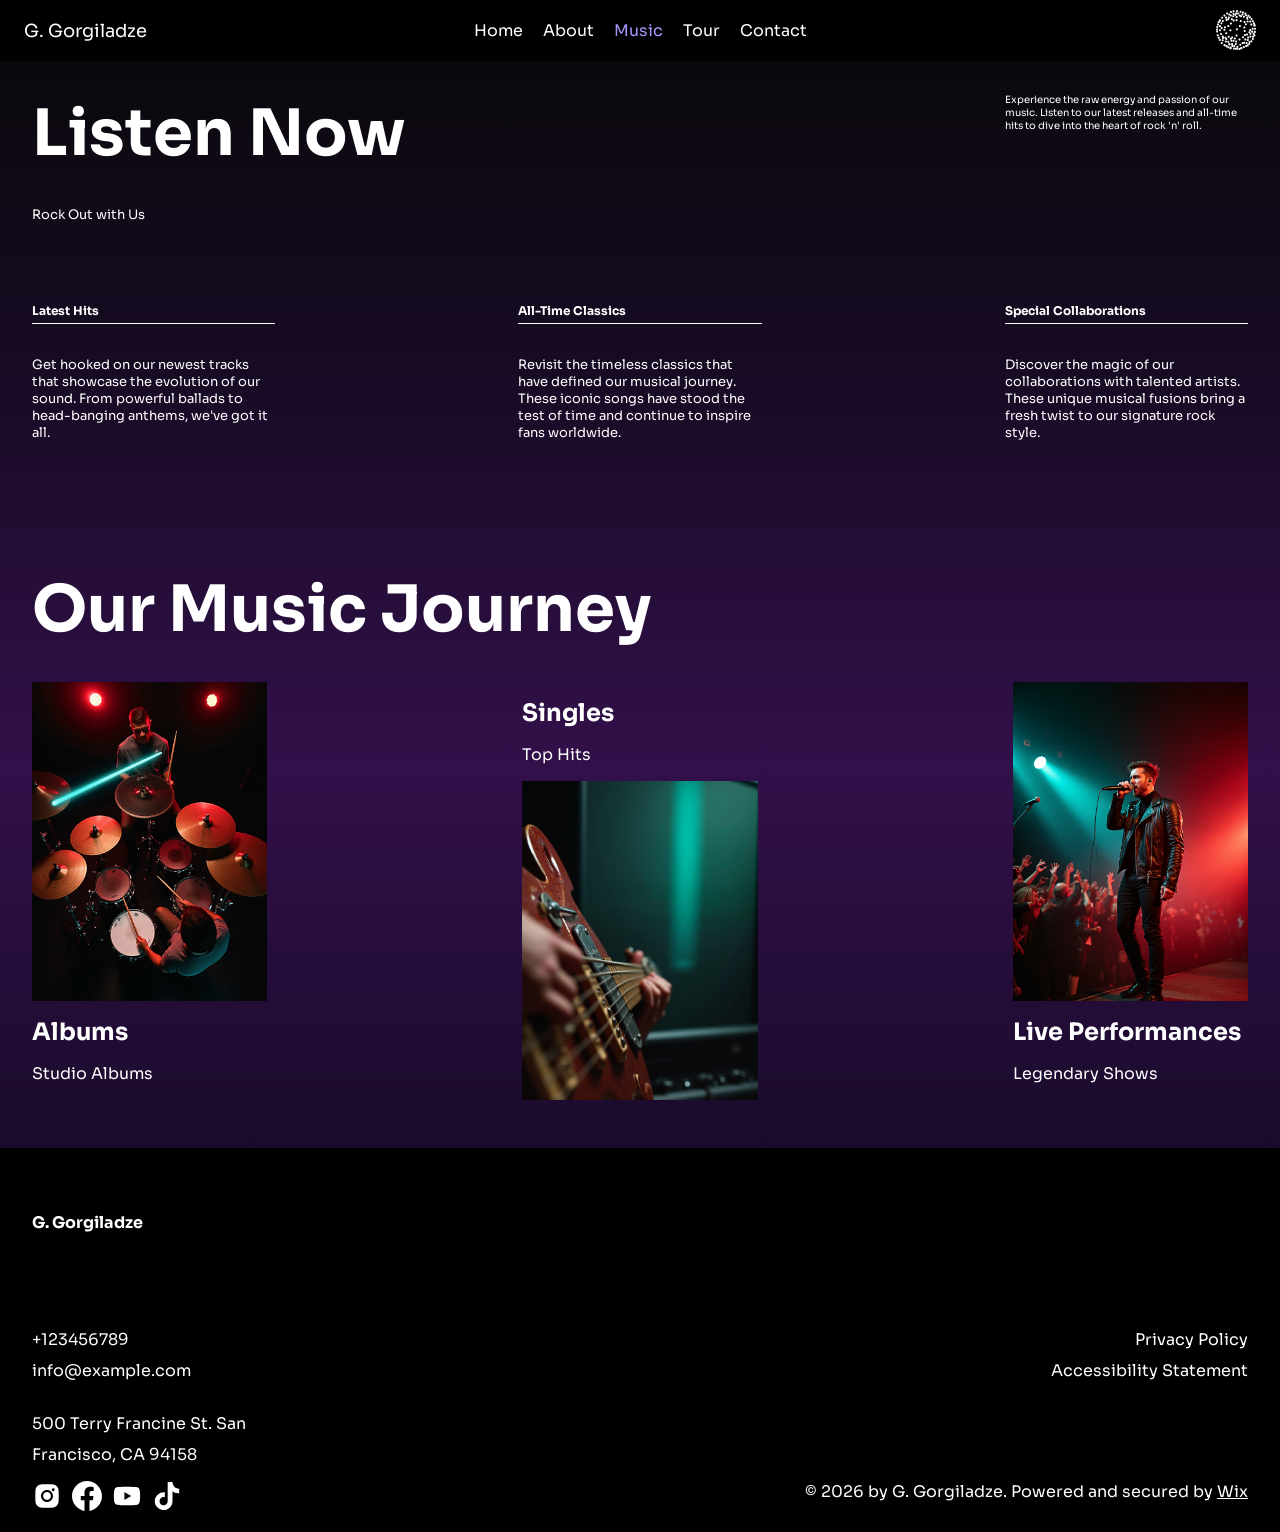
<file: pages/music.html>
<!doctype html>
<html lang="en">
  <head>
    <meta charset="UTF-8" />
    <meta name="viewport" content="width=device-width, initial-scale=1.0" />
    <title>Rock 'N' Roll Fever | Music</title>
    <meta
      name="description"
      content="Explore legendary rock albums, iconic singles, and featured artists. Discover the music that shaped generations of rock and roll."
    />

    <meta
      name="keywords"
      content="rock discography, rock albums, rock singles, Led Zeppelin, classic rock music, legendary rock bands, rock artists"
    />
    <link rel="stylesheet" href="../styles/style.css" />
    <link rel="stylesheet" href="../styles/music.css" />
  </head>
  <body>
    <header class="header">
      <div class="name">
        <a href="../index.html">G. Gorgiladze</a>
      </div>
      <nav class="navbar" id="navbar">
        <a href="../index.html" class="home"> Home </a>
        <a href="./about.html" class="about">About</a>
        <a href="./music.html" class="music active">Music</a>
        <a href="./tour.html" class="tour">Tour</a>
        <a href="./contact.html" class="contact">Contact</a>
      </nav>

      <button class="hamburger-btn" id="hamburger">
        <span class="hamburger-line"></span>
        <span class="hamburger-line"></span>
        <span class="hamburger-line"></span>
      </button>

      <div class="logo-container">
        <a href="../index.html">
          <svg
            preserveAspectRatio="none"
            data-bbox="20.001 20.001 159.998 159.998"
            viewBox="20.001 20.001 159.998 159.998"
            height="40"
            width="40"
            xmlns="http://www.w3.org/2000/svg"
            data-type="color"
            role="presentation"
            aria-hidden="true"
            aria-label=""
          >
            <defs>
              <style>
                #comp-m8bzujiv svg [data-color="1"] {
                  fill: #ffffff;
                }
              </style>
            </defs>
            <g>
              <path
                fill="#ffffff"
                d="M39.724 61.018c0 2.279-1.857 4.126-4.148 4.126-2.29 0-4.148-1.847-4.148-4.126 0-2.279 1.857-4.126 4.148-4.126 2.29 0 4.148 1.847 4.148 4.126z"
                data-color="1"
              ></path>
              <path
                fill="#ffffff"
                d="M28.297 97.723c0 2.279-1.857 4.126-4.148 4.126-2.29 0-4.148-1.847-4.148-4.126 0-2.279 1.857-4.126 4.148-4.126 2.29 0 4.148 1.847 4.148 4.126z"
                data-color="1"
              ></path>
              <path
                fill="#ffffff"
                d="M28.474 106.453c0 2.279-1.857 4.126-4.148 4.126-2.29 0-4.148-1.847-4.148-4.126 0-2.279 1.857-4.126 4.148-4.126 2.29 0 4.148 1.847 4.148 4.126z"
                data-color="1"
              ></path>
              <path
                fill="#ffffff"
                d="M30.931 121.193c0 2.279-1.857 4.126-4.148 4.126-2.29 0-4.148-1.847-4.148-4.126 0-2.279 1.857-4.126 4.148-4.126 2.29 0 4.148 1.847 4.148 4.126z"
                data-color="1"
              ></path>
              <path
                fill="#ffffff"
                d="M34.899 130.507c0 2.279-1.857 4.126-4.148 4.126-2.29 0-4.148-1.847-4.148-4.126 0-2.279 1.857-4.126 4.148-4.126 2.29 0 4.148 1.847 4.148 4.126z"
                data-color="1"
              ></path>
              <path
                fill="#ffffff"
                d="M47.437 151.662c0 2.279-1.857 4.126-4.148 4.126-2.29 0-4.148-1.847-4.148-4.126 0-2.279 1.857-4.126 4.148-4.126 2.29 0 4.148 1.847 4.148 4.126z"
                data-color="1"
              ></path>
              <path
                fill="#ffffff"
                d="M58.229 160.503c0 2.279-1.857 4.126-4.148 4.126-2.29 0-4.148-1.847-4.148-4.126 0-2.279 1.857-4.126 4.148-4.126 2.29 0 4.148 1.847 4.148 4.126z"
                data-color="1"
              ></path>
              <path
                fill="#ffffff"
                d="M67.434 166.028c0 2.279-1.857 4.126-4.148 4.126-2.29 0-4.148-1.847-4.148-4.126 0-2.279 1.857-4.126 4.148-4.126 2.29 0 4.148 1.847 4.148 4.126z"
                data-color="1"
              ></path>
              <path
                fill="#ffffff"
                d="M82.194 172.659c0 2.279-1.857 4.126-4.148 4.126-2.29 0-4.148-1.847-4.148-4.126 0-2.279 1.857-4.126 4.148-4.126 2.29 0 4.148 1.847 4.148 4.126z"
                data-color="1"
              ></path>
              <path
                fill="#ffffff"
                d="M77.909 156.398c0 2.279-1.857 4.126-4.148 4.126-2.29 0-4.148-1.847-4.148-4.126 0-2.279 1.857-4.126 4.148-4.126 2.29 0 4.148 1.847 4.148 4.126z"
                data-color="1"
              ></path>
              <path
                fill="#ffffff"
                d="M73.306 147.4c0 2.279-1.857 4.126-4.148 4.126-2.29 0-4.148-1.847-4.148-4.126 0-2.279 1.857-4.126 4.148-4.126 2.29 0 4.148 1.847 4.148 4.126z"
                data-color="1"
              ></path>
              <path
                fill="#ffffff"
                d="M63.466 145.979c0 2.279-1.857 4.126-4.148 4.126-2.29 0-4.148-1.847-4.148-4.126 0-2.279 1.857-4.126 4.148-4.126 2.29 0 4.148 1.847 4.148 4.126z"
                data-color="1"
              ></path>
              <path
                fill="#ffffff"
                d="M51.087 141.243c0 2.279-1.857 4.126-4.148 4.126-2.29 0-4.148-1.847-4.148-4.126 0-2.279 1.857-4.126 4.148-4.126 2.29 0 4.148 1.847 4.148 4.126z"
                data-color="1"
              ></path>
              <path
                fill="#ffffff"
                d="M52.198 131.613c0 2.279-1.857 4.126-4.148 4.126-2.29 0-4.148-1.847-4.148-4.126 0-2.279 1.857-4.126 4.148-4.126 2.29 0 4.148 1.847 4.148 4.126z"
                data-color="1"
              ></path>
              <path
                fill="#ffffff"
                d="M50.928 125.771c0 2.279-1.857 4.126-4.148 4.126-2.29 0-4.148-1.847-4.148-4.126 0-2.279 1.857-4.126 4.148-4.126 2.29 0 4.148 1.847 4.148 4.126z"
                data-color="1"
              ></path>
              <path
                fill="#ffffff"
                d="M65.371 112.984c0 2.279-1.857 4.126-4.148 4.126-2.29 0-4.148-1.847-4.148-4.126 0-2.279 1.857-4.126 4.148-4.126 2.29 0 4.148 1.847 4.148 4.126z"
                data-color="1"
              ></path>
              <path
                fill="#ffffff"
                d="M65.371 136.349c0 2.279-1.857 4.126-4.148 4.126-2.29 0-4.148-1.847-4.148-4.126 0-2.279 1.857-4.126 4.148-4.126 2.29 0 4.148 1.847 4.148 4.126z"
                data-color="1"
              ></path>
              <path
                fill="#ffffff"
                d="M83.622 134.612c0 2.279-1.857 4.126-4.148 4.126-2.29 0-4.148-1.847-4.148-4.126 0-2.279 1.857-4.126 4.148-4.126 2.29 0 4.148 1.847 4.148 4.126z"
                data-color="1"
              ></path>
              <path
                fill="#ffffff"
                d="M74.734 127.35c0 2.279-1.857 4.126-4.148 4.126-2.29 0-4.148-1.847-4.148-4.126 0-2.279 1.857-4.126 4.148-4.126 2.29 0 4.148 1.847 4.148 4.126z"
                data-color="1"
              ></path>
              <path
                fill="#ffffff"
                d="M81.876 101.301c0 2.279-1.857 4.126-4.148 4.126-2.29 0-4.148-1.847-4.148-4.126 0-2.279 1.857-4.126 4.148-4.126 2.29 0 4.148 1.847 4.148 4.126z"
                data-color="1"
              ></path>
              <path
                fill="#ffffff"
                d="M73.623 84.093c0 2.279-1.857 4.126-4.148 4.126-2.29 0-4.148-1.847-4.148-4.126 0-2.279 1.857-4.126 4.148-4.126 2.29 0 4.148 1.847 4.148 4.126z"
                data-color="1"
              ></path>
              <path
                fill="#ffffff"
                d="M60.133 89.303c0 2.279-1.857 4.126-4.148 4.126-2.29 0-4.148-1.847-4.148-4.126 0-2.279 1.857-4.126 4.148-4.126 2.29 0 4.148 1.847 4.148 4.126z"
                data-color="1"
              ></path>
              <path
                fill="#ffffff"
                d="M72.512 56.94c0 2.279-1.857 4.126-4.148 4.126-2.29 0-4.148-1.847-4.148-4.126 0-2.279 1.857-4.126 4.148-4.126 2.29 0 4.148 1.847 4.148 4.126z"
                data-color="1"
              ></path>
              <path
                fill="#ffffff"
                d="M57.594 99.407c0 2.279-1.857 4.126-4.148 4.126-2.29 0-4.148-1.847-4.148-4.126 0-2.279 1.857-4.126 4.148-4.126 2.29 0 4.148 1.847 4.148 4.126z"
                data-color="1"
              ></path>
              <path
                fill="#ffffff"
                d="M99.81 133.665c0 2.279-1.857 4.126-4.148 4.126-2.29 0-4.148-1.847-4.148-4.126 0-2.279 1.857-4.126 4.148-4.126 2.29 0 4.148 1.847 4.148 4.126z"
                data-color="1"
              ></path>
              <path
                fill="#ffffff"
                d="M88.542 156.398c0 2.279-1.857 4.126-4.148 4.126-2.29 0-4.148-1.847-4.148-4.126 0-2.279 1.857-4.126 4.148-4.126 2.29 0 4.148 1.847 4.148 4.126z"
                data-color="1"
              ></path>
              <path
                fill="#ffffff"
                d="M85.685 142.821c0 2.279-1.857 4.126-4.148 4.126-2.29 0-4.148-1.847-4.148-4.126 0-2.279 1.857-4.126 4.148-4.126 2.29 0 4.148 1.847 4.148 4.126z"
                data-color="1"
              ></path>
              <path
                fill="#ffffff"
                d="M103.143 155.767c0 2.279-1.857 4.126-4.148 4.126-2.29 0-4.148-1.847-4.148-4.126 0-2.279 1.857-4.126 4.148-4.126 2.29 0 4.148 1.847 4.148 4.126z"
                data-color="1"
              ></path>
              <path
                fill="#ffffff"
                d="M97.112 163.66c0 2.279-1.857 4.126-4.148 4.126-2.29 0-4.148-1.847-4.148-4.126 0-2.279 1.857-4.126 4.148-4.126 2.29 0 4.148 1.847 4.148 4.126z"
                data-color="1"
              ></path>
              <path
                fill="#ffffff"
                d="M96.16 174.238c0 2.279-1.857 4.126-4.148 4.126-2.29 0-4.148-1.847-4.148-4.126 0-2.279 1.857-4.126 4.148-4.126 2.29 0 4.148 1.847 4.148 4.126z"
                data-color="1"
              ></path>
              <path
                fill="#ffffff"
                d="M108.698 174.553c0 2.279-1.857 4.126-4.148 4.126-2.29 0-4.148-1.847-4.148-4.126 0-2.279 1.857-4.126 4.148-4.126 2.29 0 4.148 1.847 4.148 4.126z"
                data-color="1"
              ></path>
              <path
                fill="#ffffff"
                d="M124.251 172.659c0 2.279-1.857 4.126-4.148 4.126-2.29 0-4.148-1.847-4.148-4.126 0-2.279 1.857-4.126 4.148-4.126 2.29 0 4.148 1.847 4.148 4.126z"
                data-color="1"
              ></path>
              <path
                fill="#ffffff"
                d="M39.501 139.506c0 2.279-1.857 4.126-4.148 4.126-2.29 0-4.148-1.847-4.148-4.126 0-2.279 1.857-4.126 4.148-4.126 2.29 0 4.148 1.847 4.148 4.126z"
                data-color="1"
              ></path>
              <path
                fill="#ffffff"
                d="M44.263 116.299c0 2.279-1.857 4.126-4.148 4.126-2.29 0-4.148-1.847-4.148-4.126 0-2.279 1.857-4.126 4.148-4.126 2.29 0 4.148 1.847 4.148 4.126z"
                data-color="1"
              ></path>
              <path
                fill="#ffffff"
                d="M40.136 100.67c0 2.279-1.857 4.126-4.148 4.126-2.29 0-4.148-1.847-4.148-4.126 0-2.279 1.857-4.126 4.148-4.126 2.29 0 4.148 1.847 4.148 4.126z"
                data-color="1"
              ></path>
              <path
                fill="#ffffff"
                d="M46.961 92.303c0 2.279-1.857 4.126-4.148 4.126-2.29 0-4.148-1.847-4.148-4.126 0-2.279 1.857-4.126 4.148-4.126 2.29 0 4.148 1.847 4.148 4.126z"
                data-color="1"
              ></path>
              <path
                fill="#ffffff"
                d="M39.819 84.567c0 2.279-1.857 4.126-4.148 4.126-2.29 0-4.148-1.847-4.148-4.126 0-2.279 1.857-4.126 4.148-4.126 2.29 0 4.148 1.847 4.148 4.126z"
                data-color="1"
              ></path>
              <path
                fill="#ffffff"
                d="M45.691 72.885c0 2.279-1.857 4.126-4.148 4.126-2.29 0-4.148-1.847-4.148-4.126 0-2.279 1.857-4.126 4.148-4.126 2.29 0 4.148 1.847 4.148 4.126z"
                data-color="1"
              ></path>
              <path
                fill="#ffffff"
                d="M34.687 69.301c0 2.279-1.857 4.126-4.148 4.126-2.29 0-4.148-1.847-4.148-4.126 0-2.279 1.857-4.126 4.148-4.126 2.29 0 4.148 1.847 4.148 4.126z"
                data-color="1"
              ></path>
              <path
                fill="#ffffff"
                d="M31.891 77.899c0 2.279-1.857 4.126-4.148 4.126-2.29 0-4.148-1.847-4.148-4.126 0-2.279 1.857-4.126 4.148-4.126 2.29 0 4.148 1.847 4.148 4.126z"
                data-color="1"
              ></path>
              <path
                fill="#ffffff"
                d="M29.193 88.003c0 2.279-1.857 4.126-4.148 4.126-2.29 0-4.148-1.847-4.148-4.126 0-2.279 1.857-4.126 4.148-4.126 2.29 0 4.148 1.847 4.148 4.126z"
                data-color="1"
              ></path>
              <path
                fill="#ffffff"
                d="M178.16 82.797c0 2.279-1.857 4.126-4.148 4.126-2.29 0-4.148-1.847-4.148-4.126 0-2.279 1.857-4.126 4.148-4.126 2.29 0 4.148 1.847 4.148 4.126z"
                data-color="1"
              ></path>
              <path
                fill="#ffffff"
                d="M160.148 48.805c0 2.279-1.857 4.126-4.148 4.126-2.29 0-4.148-1.847-4.148-4.126 0-2.279 1.857-4.126 4.148-4.126 2.29 0 4.148 1.847 4.148 4.126z"
                data-color="1"
              ></path>
              <path
                fill="#ffffff"
                d="M153.817 42.757c0 2.279-1.857 4.126-4.148 4.126-2.29 0-4.148-1.847-4.148-4.126 0-2.279 1.857-4.126 4.148-4.126 2.29 0 4.148 1.847 4.148 4.126z"
                data-color="1"
              ></path>
              <path
                fill="#ffffff"
                d="M141.602 34.062c0 2.279-1.857 4.126-4.148 4.126-2.29 0-4.148-1.847-4.148-4.126 0-2.279 1.857-4.126 4.148-4.126 2.29 0 4.148 1.847 4.148 4.126z"
                data-color="1"
              ></path>
              <path
                fill="#ffffff"
                d="M132.175 30.266c0 2.279-1.857 4.126-4.148 4.126-2.29 0-4.148-1.847-4.148-4.126 0-2.279 1.857-4.126 4.148-4.126 2.29 0 4.148 1.847 4.148 4.126z"
                data-color="1"
              ></path>
              <path
                fill="#ffffff"
                d="M108.271 24.127c0 2.279-1.857 4.126-4.148 4.126-2.29 0-4.148-1.847-4.148-4.126 0-2.279 1.857-4.126 4.148-4.126 2.29 0 4.148 1.847 4.148 4.126z"
                data-color="1"
              ></path>
              <path
                fill="#ffffff"
                d="M94.356 25.466c0 2.279-1.857 4.126-4.148 4.126-2.29 0-4.148-1.847-4.148-4.126 0-2.279 1.857-4.126 4.148-4.126 2.29 0 4.148 1.847 4.148 4.126z"
                data-color="1"
              ></path>
              <path
                fill="#ffffff"
                d="M83.919 28.034c0 2.279-1.857 4.126-4.148 4.126-2.29 0-4.148-1.847-4.148-4.126 0-2.279 1.857-4.126 4.148-4.126 2.29 0 4.148 1.847 4.148 4.126z"
                data-color="1"
              ></path>
              <path
                fill="#ffffff"
                d="M68.769 33.727c0 2.279-1.857 4.126-4.148 4.126-2.29 0-4.148-1.847-4.148-4.126 0-2.279 1.857-4.126 4.148-4.126 2.29 0 4.148 1.847 4.148 4.126z"
                data-color="1"
              ></path>
              <path
                fill="#ffffff"
                d="M83.358 42.211c0 2.279-1.857 4.126-4.148 4.126-2.29 0-4.148-1.847-4.148-4.126 0-2.279 1.857-4.126 4.148-4.126 2.29 0 4.148 1.847 4.148 4.126z"
                data-color="1"
              ></path>
              <path
                fill="#ffffff"
                d="M77.327 37.79c0 2.279-1.857 4.126-4.148 4.126-2.29 0-4.148-1.847-4.148-4.126 0-2.279 1.857-4.126 4.148-4.126 2.29 0 4.148 1.847 4.148 4.126z"
                data-color="1"
              ></path>
              <path
                fill="#ffffff"
                d="M93.009 45.337c0 2.279-1.857 4.126-4.148 4.126-2.29 0-4.148-1.847-4.148-4.126 0-2.279 1.857-4.126 4.148-4.126 2.29 0 4.148 1.847 4.148 4.126z"
                data-color="1"
              ></path>
              <path
                fill="#ffffff"
                d="M100.977 39.42c0 2.279-1.857 4.126-4.148 4.126-2.29 0-4.148-1.847-4.148-4.126 0-2.279 1.857-4.126 4.148-4.126 2.29 0 4.148 1.847 4.148 4.126z"
                data-color="1"
              ></path>
              <path
                fill="#ffffff"
                d="M93.994 35c0 2.279-1.857 4.126-4.148 4.126-2.29 0-4.148-1.847-4.148-4.126 0-2.279 1.857-4.126 4.148-4.126 2.29 0 4.148 1.847 4.148 4.126z"
                data-color="1"
              ></path>
              <path
                fill="#ffffff"
                d="M113.097 34.062c0 2.279-1.857 4.126-4.148 4.126-2.29 0-4.148-1.847-4.148-4.126 0-2.279 1.857-4.126 4.148-4.126 2.29 0 4.148 1.847 4.148 4.126z"
                data-color="1"
              ></path>
              <path
                fill="#ffffff"
                d="M105.162 33.43c0 2.279-1.857 4.126-4.148 4.126-2.29 0-4.148-1.847-4.148-4.126 0-2.279 1.857-4.126 4.148-4.126 2.29 0 4.148 1.847 4.148 4.126z"
                data-color="1"
              ></path>
              <path
                fill="#ffffff"
                d="M119.157 41.653c0 2.279-1.857 4.126-4.148 4.126-2.29 0-4.148-1.847-4.148-4.126 0-2.279 1.857-4.126 4.148-4.126 2.29 0 4.148 1.847 4.148 4.126z"
                data-color="1"
              ></path>
              <path
                fill="#ffffff"
                d="M124.207 44.89c0 2.279-1.857 4.126-4.148 4.126-2.29 0-4.148-1.847-4.148-4.126 0-2.279 1.857-4.126 4.148-4.126 2.29 0 4.148 1.847 4.148 4.126z"
                data-color="1"
              ></path>
              <path
                fill="#ffffff"
                d="M123.085 64.091c0 2.279-1.857 4.126-4.148 4.126-2.29 0-4.148-1.847-4.148-4.126 0-2.279 1.857-4.126 4.148-4.126 2.29 0 4.148 1.847 4.148 4.126z"
                data-color="1"
              ></path>
              <path
                fill="#ffffff"
                d="M106.476 47.569c0 2.279-1.857 4.126-4.148 4.126-2.29 0-4.148-1.847-4.148-4.126 0-2.279 1.857-4.126 4.148-4.126 2.29 0 4.148 1.847 4.148 4.126z"
                data-color="1"
              ></path>
              <path
                fill="#ffffff"
                d="M94.805 61.635c0 2.279-1.857 4.126-4.148 4.126-2.29 0-4.148-1.847-4.148-4.126 0-2.279 1.857-4.126 4.148-4.126 2.29 0 4.148 1.847 4.148 4.126z"
                data-color="1"
              ></path>
              <path
                fill="#ffffff"
                d="M106.251 60.518c0 2.279-1.857 4.126-4.148 4.126-2.29 0-4.148-1.847-4.148-4.126 0-2.279 1.857-4.126 4.148-4.126 2.29 0 4.148 1.847 4.148 4.126z"
                data-color="1"
              ></path>
              <path
                fill="#ffffff"
                d="M119.718 83.961c0 2.279-1.857 4.126-4.148 4.126-2.29 0-4.148-1.847-4.148-4.126 0-2.279 1.857-4.126 4.148-4.126 2.29 0 4.148 1.847 4.148 4.126z"
                data-color="1"
              ></path>
              <path
                fill="#ffffff"
                d="M137.786 90.324c0 2.279-1.857 4.126-4.148 4.126-2.29 0-4.148-1.847-4.148-4.126 0-2.279 1.857-4.126 4.148-4.126 2.29 0 4.148 1.847 4.148 4.126z"
                data-color="1"
              ></path>
              <path
                fill="#ffffff"
                d="M143.622 77.152c0 2.279-1.857 4.126-4.148 4.126-2.29 0-4.148-1.847-4.148-4.126 0-2.279 1.857-4.126 4.148-4.126 2.29 0 4.148 1.847 4.148 4.126z"
                data-color="1"
              ></path>
              <path
                fill="#ffffff"
                d="M157.874 108.743c0 2.279-1.857 4.126-4.148 4.126-2.29 0-4.148-1.847-4.148-4.126 0-2.279 1.857-4.126 4.148-4.126 2.29 0 4.148 1.847 4.148 4.126z"
                data-color="1"
              ></path>
              <path
                fill="#ffffff"
                d="M138.235 68.221c0 2.279-1.857 4.126-4.148 4.126-2.29 0-4.148-1.847-4.148-4.126 0-2.279 1.857-4.126 4.148-4.126 2.29 0 4.148 1.847 4.148 4.126z"
                data-color="1"
              ></path>
              <path
                fill="#ffffff"
                d="M84.031 73.691c0 2.279-1.857 4.126-4.148 4.126-2.29 0-4.148-1.847-4.148-4.126 0-2.279 1.857-4.126 4.148-4.126 2.29 0 4.148 1.847 4.148 4.126z"
                data-color="1"
              ></path>
              <path
                fill="#ffffff"
                d="M75.839 49.69c0 2.279-1.857 4.126-4.148 4.126-2.29 0-4.148-1.847-4.148-4.126 0-2.279 1.857-4.126 4.148-4.126 2.29 0 4.148 1.847 4.148 4.126z"
                data-color="1"
              ></path>
              <path
                fill="#ffffff"
                d="M87.51 57.281c0 2.279-1.857 4.126-4.148 4.126-2.29 0-4.148-1.847-4.148-4.126 0-2.279 1.857-4.126 4.148-4.126 2.29 0 4.148 1.847 4.148 4.126z"
                data-color="1"
              ></path>
              <path
                fill="#ffffff"
                d="M65.963 60.407c0 2.279-1.857 4.126-4.148 4.126-2.29 0-4.148-1.847-4.148-4.126 0-2.279 1.857-4.126 4.148-4.126 2.29 0 4.148 1.847 4.148 4.126z"
                data-color="1"
              ></path>
              <path
                fill="#ffffff"
                d="M64.617 50.583c0 2.279-1.857 4.126-4.148 4.126-2.29 0-4.148-1.847-4.148-4.126 0-2.279 1.857-4.126 4.148-4.126 2.29 0 4.148 1.847 4.148 4.126z"
                data-color="1"
              ></path>
              <path
                fill="#ffffff"
                d="M57.771 42.434c0 2.279-1.857 4.126-4.148 4.126-2.29 0-4.148-1.847-4.148-4.126 0-2.279 1.857-4.126 4.148-4.126 2.29 0 4.148 1.847 4.148 4.126z"
                data-color="1"
              ></path>
              <path
                fill="#ffffff"
                d="M48.681 51.03c0 2.279-1.857 4.126-4.148 4.126-2.29 0-4.148-1.847-4.148-4.126 0-2.279 1.857-4.126 4.148-4.126 2.29 0 4.148 1.847 4.148 4.126z"
                data-color="1"
              ></path>
              <path
                fill="#ffffff"
                d="M51.538 63.659c0 2.279-1.857 4.126-4.148 4.126-2.29 0-4.148-1.847-4.148-4.126 0-2.279 1.857-4.126 4.148-4.126 2.29 0 4.148 1.847 4.148 4.126z"
                data-color="1"
              ></path>
              <path
                fill="#ffffff"
                d="M39.03 63.309c0 2.279-1.857 4.126-4.148 4.126-2.29 0-4.148-1.847-4.148-4.126 0-2.279 1.857-4.126 4.148-4.126 2.29 0 4.148 1.847 4.148 4.126z"
                data-color="1"
              ></path>
              <path
                fill="#ffffff"
                d="M122.524 27.141c0 2.279-1.857 4.126-4.148 4.126-2.29 0-4.148-1.847-4.148-4.126 0-2.279 1.857-4.126 4.148-4.126 2.29 0 4.148 1.847 4.148 4.126z"
                data-color="1"
              ></path>
              <path
                fill="#ffffff"
                d="M135.654 46.899c0 2.279-1.857 4.126-4.148 4.126-2.29 0-4.148-1.847-4.148-4.126 0-2.279 1.857-4.126 4.148-4.126 2.29 0 4.148 1.847 4.148 4.126z"
                data-color="1"
              ></path>
              <path
                fill="#ffffff"
                d="M149.682 55.049c0 2.279-1.857 4.126-4.148 4.126-2.29 0-4.148-1.847-4.148-4.126 0-2.279 1.857-4.126 4.148-4.126 2.29 0 4.148 1.847 4.148 4.126z"
                data-color="1"
              ></path>
              <path
                fill="#ffffff"
                d="M149.682 49.681c0 2.279-1.857 4.126-4.148 4.126-2.29 0-4.148-1.847-4.148-4.126 0-2.279 1.857-4.126 4.148-4.126 2.29 0 4.148 1.847 4.148 4.126z"
                data-color="1"
              ></path>
              <path
                fill="#ffffff"
                d="M143.975 40.909c0 2.279-1.857 4.126-4.148 4.126-2.29 0-4.148-1.847-4.148-4.126 0-2.279 1.857-4.126 4.148-4.126 2.29 0 4.148 1.847 4.148 4.126z"
                data-color="1"
              ></path>
              <path
                fill="#ffffff"
                d="M129.984 38.328c0 2.279-1.857 4.126-4.148 4.126-2.29 0-4.148-1.847-4.148-4.126 0-2.279 1.857-4.126 4.148-4.126 2.29 0 4.148 1.847 4.148 4.126z"
                data-color="1"
              ></path>
              <path
                fill="#ffffff"
                d="M150.804 65.765c0 2.279-1.857 4.126-4.148 4.126-2.29 0-4.148-1.847-4.148-4.126 0-2.279 1.857-4.126 4.148-4.126 2.29 0 4.148 1.847 4.148 4.126z"
                data-color="1"
              ></path>
              <path
                fill="#ffffff"
                d="M161.353 66.212c0 2.279-1.857 4.126-4.148 4.126-2.29 0-4.148-1.847-4.148-4.126 0-2.279 1.857-4.126 4.148-4.126 2.29 0 4.148 1.847 4.148 4.126z"
                data-color="1"
              ></path>
              <path
                fill="#ffffff"
                d="M165.505 78.603c0 2.279-1.857 4.126-4.148 4.126-2.29 0-4.148-1.847-4.148-4.126 0-2.279 1.857-4.126 4.148-4.126 2.29 0 4.148 1.847 4.148 4.126z"
                data-color="1"
              ></path>
              <path
                fill="#ffffff"
                d="M175.834 73.397c0 2.279-1.857 4.126-4.148 4.126-2.29 0-4.148-1.847-4.148-4.126 0-2.279 1.857-4.126 4.148-4.126 2.29 0 4.148 1.847 4.148 4.126z"
                data-color="1"
              ></path>
              <path
                fill="#ffffff"
                d="M171.698 65.35c0 2.279-1.857 4.126-4.148 4.126-2.29 0-4.148-1.847-4.148-4.126 0-2.279 1.857-4.126 4.148-4.126 2.29 0 4.148 1.847 4.148 4.126z"
                data-color="1"
              ></path>
              <path
                fill="#ffffff"
                d="M166.424 56.308c0 2.279-1.857 4.126-4.148 4.126-2.29 0-4.148-1.847-4.148-4.126 0-2.279 1.857-4.126 4.148-4.126 2.29 0 4.148 1.847 4.148 4.126z"
                data-color="1"
              ></path>
              <path
                fill="#ffffff"
                d="M65.863 163.654c0 2.279-1.857 4.126-4.148 4.126-2.29 0-4.148-1.847-4.148-4.126 0-2.279 1.857-4.126 4.148-4.126 2.29 0 4.148 1.847 4.148 4.126z"
                data-color="1"
              ></path>
              <path
                fill="#ffffff"
                d="M102.762 175.02c0 2.279-1.857 4.126-4.148 4.126-2.29 0-4.148-1.847-4.148-4.126 0-2.279 1.857-4.126 4.148-4.126 2.29 0 4.148 1.847 4.148 4.126z"
                data-color="1"
              ></path>
              <path
                fill="#ffffff"
                d="M109.951 166.951c0 2.279-1.857 4.126-4.148 4.126-2.29 0-4.148-1.847-4.148-4.126 0-2.279 1.857-4.126 4.148-4.126 2.29 0 4.148 1.847 4.148 4.126z"
                data-color="1"
              ></path>
              <path
                fill="#ffffff"
                d="M126.356 172.4c0 2.279-1.857 4.126-4.148 4.126-2.29 0-4.148-1.847-4.148-4.126 0-2.279 1.857-4.126 4.148-4.126 2.29 0 4.148 1.847 4.148 4.126z"
                data-color="1"
              ></path>
              <path
                fill="#ffffff"
                d="M135.72 168.454c0 2.279-1.857 4.126-4.148 4.126-2.29 0-4.148-1.847-4.148-4.126 0-2.279 1.857-4.126 4.148-4.126 2.29 0 4.148 1.847 4.148 4.126z"
                data-color="1"
              ></path>
              <path
                fill="#ffffff"
                d="M156.987 155.982c0 2.279-1.857 4.126-4.148 4.126-2.29 0-4.148-1.847-4.148-4.126 0-2.279 1.857-4.126 4.148-4.126 2.29 0 4.148 1.847 4.148 4.126z"
                data-color="1"
              ></path>
              <path
                fill="#ffffff"
                d="M165.875 145.247c0 2.279-1.857 4.126-4.148 4.126-2.29 0-4.148-1.847-4.148-4.126 0-2.279 1.857-4.126 4.148-4.126 2.29 0 4.148 1.847 4.148 4.126z"
                data-color="1"
              ></path>
              <path
                fill="#ffffff"
                d="M171.429 136.09c0 2.279-1.857 4.126-4.148 4.126-2.29 0-4.148-1.847-4.148-4.126 0-2.279 1.857-4.126 4.148-4.126 2.29 0 4.148 1.847 4.148 4.126z"
                data-color="1"
              ></path>
              <path
                fill="#ffffff"
                d="M178.095 121.408c0 2.279-1.857 4.126-4.148 4.126-2.29 0-4.148-1.847-4.148-4.126 0-2.279 1.857-4.126 4.148-4.126 2.29 0 4.148 1.847 4.148 4.126z"
                data-color="1"
              ></path>
              <path
                fill="#ffffff"
                d="M161.748 125.671c0 2.279-1.857 4.126-4.148 4.126-2.29 0-4.148-1.847-4.148-4.126 0-2.279 1.857-4.126 4.148-4.126 2.29 0 4.148 1.847 4.148 4.126z"
                data-color="1"
              ></path>
              <path
                fill="#ffffff"
                d="M172.54 126.618c0 2.279-1.857 4.126-4.148 4.126-2.29 0-4.148-1.847-4.148-4.126 0-2.279 1.857-4.126 4.148-4.126 2.29 0 4.148 1.847 4.148 4.126z"
                data-color="1"
              ></path>
              <path
                fill="#ffffff"
                d="M152.702 130.249c0 2.279-1.857 4.126-4.148 4.126-2.29 0-4.148-1.847-4.148-4.126 0-2.279 1.857-4.126 4.148-4.126 2.29 0 4.148 1.847 4.148 4.126z"
                data-color="1"
              ></path>
              <path
                fill="#ffffff"
                d="M151.273 140.037c0 2.279-1.857 4.126-4.148 4.126-2.29 0-4.148-1.847-4.148-4.126 0-2.279 1.857-4.126 4.148-4.126 2.29 0 4.148 1.847 4.148 4.126z"
                data-color="1"
              ></path>
              <path
                fill="#ffffff"
                d="M146.512 152.351c0 2.279-1.857 4.126-4.148 4.126-2.29 0-4.148-1.847-4.148-4.126 0-2.279 1.857-4.126 4.148-4.126 2.29 0 4.148 1.847 4.148 4.126z"
                data-color="1"
              ></path>
              <path
                fill="#ffffff"
                d="M150.639 161.507c0 2.279-1.857 4.126-4.148 4.126-2.29 0-4.148-1.847-4.148-4.126 0-2.279 1.857-4.126 4.148-4.126 2.29 0 4.148 1.847 4.148 4.126z"
                data-color="1"
              ></path>
              <path
                fill="#ffffff"
                d="M136.831 151.246c0 2.279-1.857 4.126-4.148 4.126-2.29 0-4.148-1.847-4.148-4.126 0-2.279 1.857-4.126 4.148-4.126 2.29 0 4.148 1.847 4.148 4.126z"
                data-color="1"
              ></path>
              <path
                fill="#ffffff"
                d="M130.959 152.509c0 2.279-1.857 4.126-4.148 4.126-2.29 0-4.148-1.847-4.148-4.126 0-2.279 1.857-4.126 4.148-4.126 2.29 0 4.148 1.847 4.148 4.126z"
                data-color="1"
              ></path>
              <path
                fill="#ffffff"
                d="M118.104 138.142c0 2.279-1.857 4.126-4.148 4.126-2.29 0-4.148-1.847-4.148-4.126 0-2.279 1.857-4.126 4.148-4.126 2.29 0 4.148 1.847 4.148 4.126z"
                data-color="1"
              ></path>
              <path
                fill="#ffffff"
                d="M141.592 138.142c0 2.279-1.857 4.126-4.148 4.126-2.29 0-4.148-1.847-4.148-4.126 0-2.279 1.857-4.126 4.148-4.126 2.29 0 4.148 1.847 4.148 4.126z"
                data-color="1"
              ></path>
              <path
                fill="#ffffff"
                d="M139.847 119.987c0 2.279-1.857 4.126-4.148 4.126-2.29 0-4.148-1.847-4.148-4.126 0-2.279 1.857-4.126 4.148-4.126 2.29 0 4.148 1.847 4.148 4.126z"
                data-color="1"
              ></path>
              <path
                fill="#ffffff"
                d="M132.546 128.828c0 2.279-1.857 4.126-4.148 4.126-2.29 0-4.148-1.847-4.148-4.126 0-2.279 1.857-4.126 4.148-4.126 2.29 0 4.148 1.847 4.148 4.126z"
                data-color="1"
              ></path>
              <path
                fill="#ffffff"
                d="M106.359 121.724c0 2.279-1.857 4.126-4.148 4.126-2.29 0-4.148-1.847-4.148-4.126 0-2.279 1.857-4.126 4.148-4.126 2.29 0 4.148 1.847 4.148 4.126z"
                data-color="1"
              ></path>
              <path
                fill="#ffffff"
                d="M89.06 129.933c0 2.279-1.857 4.126-4.148 4.126-2.29 0-4.148-1.847-4.148-4.126 0-2.279 1.857-4.126 4.148-4.126 2.29 0 4.148 1.847 4.148 4.126z"
                data-color="1"
              ></path>
              <path
                fill="#ffffff"
                d="M94.298 143.352c0 2.279-1.857 4.126-4.148 4.126-2.29 0-4.148-1.847-4.148-4.126 0-2.279 1.857-4.126 4.148-4.126 2.29 0 4.148 1.847 4.148 4.126z"
                data-color="1"
              ></path>
              <path
                fill="#ffffff"
                d="M61.763 131.038c0 2.279-1.857 4.126-4.148 4.126-2.29 0-4.148-1.847-4.148-4.126 0-2.279 1.857-4.126 4.148-4.126 2.29 0 4.148 1.847 4.148 4.126z"
                data-color="1"
              ></path>
              <path
                fill="#ffffff"
                d="M104.455 145.878c0 2.279-1.857 4.126-4.148 4.126-2.29 0-4.148-1.847-4.148-4.126 0-2.279 1.857-4.126 4.148-4.126 2.29 0 4.148 1.847 4.148 4.126z"
                data-color="1"
              ></path>
              <path
                fill="#ffffff"
                d="M138.894 103.884c0 2.279-1.857 4.126-4.148 4.126-2.29 0-4.148-1.847-4.148-4.126 0-2.279 1.857-4.126 4.148-4.126 2.29 0 4.148 1.847 4.148 4.126z"
                data-color="1"
              ></path>
              <path
                fill="#ffffff"
                d="M161.748 115.093c0 2.279-1.857 4.126-4.148 4.126-2.29 0-4.148-1.847-4.148-4.126 0-2.279 1.857-4.126 4.148-4.126 2.29 0 4.148 1.847 4.148 4.126z"
                data-color="1"
              ></path>
              <path
                fill="#ffffff"
                d="M148.099 117.935c0 2.279-1.857 4.126-4.148 4.126-2.29 0-4.148-1.847-4.148-4.126 0-2.279 1.857-4.126 4.148-4.126 2.29 0 4.148 1.847 4.148 4.126z"
                data-color="1"
              ></path>
              <path
                fill="#ffffff"
                d="M161.113 100.569c0 2.279-1.857 4.126-4.148 4.126-2.29 0-4.148-1.847-4.148-4.126 0-2.279 1.857-4.126 4.148-4.126 2.29 0 4.148 1.847 4.148 4.126z"
                data-color="1"
              ></path>
              <path
                fill="#ffffff"
                d="M169.049 106.568c0 2.279-1.857 4.126-4.148 4.126-2.29 0-4.148-1.847-4.148-4.126 0-2.279 1.857-4.126 4.148-4.126 2.29 0 4.148 1.847 4.148 4.126z"
                data-color="1"
              ></path>
              <path
                fill="#ffffff"
                d="M179.682 107.515c0 2.279-1.857 4.126-4.148 4.126-2.29 0-4.148-1.847-4.148-4.126 0-2.279 1.857-4.126 4.148-4.126 2.29 0 4.148 1.847 4.148 4.126z"
                data-color="1"
              ></path>
              <path
                fill="#ffffff"
                d="M179.999 95.044c0 2.279-1.857 4.126-4.148 4.126-2.29 0-4.148-1.847-4.148-4.126 0-2.279 1.857-4.126 4.148-4.126 2.29 0 4.148 1.847 4.148 4.126z"
                data-color="1"
              ></path>
              <path
                fill="#ffffff"
                d="M174.457 115.166c0 2.279-1.857 4.126-4.148 4.126-2.29 0-4.148-1.847-4.148-4.126 0-2.279 1.857-4.126 4.148-4.126 2.29 0 4.148 1.847 4.148 4.126z"
                data-color="1"
              ></path>
              <path
                fill="#ffffff"
                d="M170.477 95.359c0 2.279-1.857 4.126-4.148 4.126-2.29 0-4.148-1.847-4.148-4.126 0-2.279 1.857-4.126 4.148-4.126 2.29 0 4.148 1.847 4.148 4.126z"
                data-color="1"
              ></path>
              <path
                fill="#ffffff"
                d="M178.095 79.572c0 2.279-1.857 4.126-4.148 4.126-2.29 0-4.148-1.847-4.148-4.126 0-2.279 1.857-4.126 4.148-4.126 2.29 0 4.148 1.847 4.148 4.126z"
                data-color="1"
              ></path>
              <path
                fill="#ffffff"
                d="M144.766 163.875c0 2.279-1.857 4.126-4.148 4.126-2.29 0-4.148-1.847-4.148-4.126 0-2.279 1.857-4.126 4.148-4.126 2.29 0 4.148 1.847 4.148 4.126z"
                data-color="1"
              ></path>
              <path
                fill="#ffffff"
                d="M121.437 159.139c0 2.279-1.857 4.126-4.148 4.126-2.29 0-4.148-1.847-4.148-4.126 0-2.279 1.857-4.126 4.148-4.126 2.29 0 4.148 1.847 4.148 4.126z"
                data-color="1"
              ></path>
              <path
                fill="#ffffff"
                d="M118.104 175.873c0 2.279-1.857 4.126-4.148 4.126-2.29 0-4.148-1.847-4.148-4.126 0-2.279 1.857-4.126 4.148-4.126 2.29 0 4.148 1.847 4.148 4.126z"
                data-color="1"
              ></path>
              <path
                fill="#ffffff"
                d="M107.81 97.469c0 2.279-1.857 4.126-4.148 4.126-2.29 0-4.148-1.847-4.148-4.126 0-2.279 1.857-4.126 4.148-4.126 2.29 0 4.148 1.847 4.148 4.126z"
                data-color="1"
              ></path>
              <path
                fill="#ffffff"
                d="M89.536 163.56c0 2.279-1.857 4.126-4.148 4.126-2.29 0-4.148-1.847-4.148-4.126 0-2.279 1.857-4.126 4.148-4.126 2.29 0 4.148 1.847 4.148 4.126z"
                data-color="1"
              ></path>
              <path
                fill="#ffffff"
                d="M77.792 157.718c0 2.279-1.857 4.126-4.148 4.126-2.29 0-4.148-1.847-4.148-4.126 0-2.279 1.857-4.126 4.148-4.126 2.29 0 4.148 1.847 4.148 4.126z"
                data-color="1"
              ></path>
              <path
                fill="#ffffff"
                d="M74.189 168.664c0 2.279-1.857 4.126-4.148 4.126-2.29 0-4.148-1.847-4.148-4.126 0-2.279 1.857-4.126 4.148-4.126 2.29 0 4.148 1.847 4.148 4.126z"
                data-color="1"
              ></path>
              <path
                fill="#ffffff"
                d="M82.833 171.445c0 2.279-1.857 4.126-4.148 4.126-2.29 0-4.148-1.847-4.148-4.126 0-2.279 1.857-4.126 4.148-4.126 2.29 0 4.148 1.847 4.148 4.126z"
                data-color="1"
              ></path>
              <path
                fill="#ffffff"
                d="M158.313 147.795c0 2.279-1.857 4.126-4.148 4.126-2.29 0-4.148-1.847-4.148-4.126 0-2.279 1.857-4.126 4.148-4.126 2.29 0 4.148 1.847 4.148 4.126z"
                data-color="1"
              ></path>
            </g>
          </svg>
        </a>
      </div>
    </header>
    <section class="top">
      <div class="main">
        <div class="listen">
          <h2>Listen Now</h2>
          <p>Rock Out with Us</p>
        </div>
        <p>
          Experience the raw energy and passion of our music. Listen to our
          latest releases and all-time hits to dive into the heart of rock 'n'
          roll.
        </p>
      </div>
      <div class="secondary">
        <div class="secondary-text">
          <h4>Latest Hits</h4>
          <p>
            Get hooked on our newest tracks that showcase the evolution of our
            sound. From powerful ballads to head-banging anthems, we've got it
            all.
          </p>
        </div>
        <div class="secondary-text">
          <h4>All-Time Classics</h4>
          <p>
            Revisit the timeless classics that have defined our musical journey.
            These iconic songs have stood the test of time and continue to
            inspire fans worldwide.
          </p>
        </div>
        <div class="secondary-text">
          <h4>Special Collaborations</h4>
          <p>
            Discover the magic of our collaborations with talented artists.
            These unique musical fusions bring a fresh twist to our signature
            rock style.
          </p>
        </div>
      </div>
    </section>
    <section class="journey">
      <h2>Our Music Journey</h2>
      <div class="journey-bot-container">
        <div class="card">
          <a href="../pages/albums.html" class="img-container">
            <img
              src="../img/card-1.png"
              alt="drummer playing drums"
              class="card-img"
            />
          </a>
          <div class="title">
            <h3><a href="../pages/albums.html">Albums</a></h3>
            <p><a href="../pages/albums.html">Studio Albums</a></p>
          </div>
        </div>
        <div class="card">
          <a href="../pages/singles.html" class="img-container">
            <img
              src="../img/card-2.png"
              alt="guitar player playing guitar"
              class="card-img"
            />
          </a>
          <div class="title">
            <h3><a href="../pages/singles.html">Singles</a></h3>
            <p><a href="../pages/singles.html">Top Hits</a></p>
          </div>
        </div>
        <div class="card">
          <a href="../pages/live.html" class="img-container">
            <img src="../img/card-3.png" alt="singer singing" />
          </a>
          <div class="title">
            <h3><a href="../pages/live.html">Live Performances</a></h3>
            <p><a href="../pages/live.html">Legendary Shows</a></p>
          </div>
        </div>
      </div>
    </section>

    <footer class="footer">
      <h4 class="name-2"><a href="#top">G. Gorgiladze</a></h4>
      <div class="footer-info">
        <div class="footer-contact">
          <a href="tel:+123456789">+123456789</a>
          <a href="mailto:info@example.com">info@example.com</a>
        </div>

        <div class="footer-links">
          <a href="./privacy.html">Privacy Policy</a>
          <a href="./Accessibility.html">Accessibility Statement</a>
        </div>
      </div>
      <div class="footer-address">
        <p class="address-ln-1">500 Terry Francine St. San</p>
        <p class="address-ln-2">Francisco, CA 94158</p>
      </div>
      <div class="last-row">
        <div class="social">
          <a href="https://www.instagram.com/">
            <svg
              class="instagram"
              xmlns="http://www.w3.org/2000/svg"
              width="1em"
              height="1em"
              viewBox="0 0 1024 1024"
            >
              <path d="M0 0h1024v1024H0z" fill="none" />
              <path
                fill="currentColor"
                d="M512 378.7c-73.4 0-133.3 59.9-133.3 133.3S438.6 645.3 512 645.3S645.3 585.4 645.3 512S585.4 378.7 512 378.7M911.8 512c0-55.2.5-109.9-2.6-165c-3.1-64-17.7-120.8-64.5-167.6c-46.9-46.9-103.6-61.4-167.6-64.5c-55.2-3.1-109.9-2.6-165-2.6c-55.2 0-109.9-.5-165 2.6c-64 3.1-120.8 17.7-167.6 64.5C132.6 226.3 118.1 283 115 347c-3.1 55.2-2.6 109.9-2.6 165s-.5 109.9 2.6 165c3.1 64 17.7 120.8 64.5 167.6c46.9 46.9 103.6 61.4 167.6 64.5c55.2 3.1 109.9 2.6 165 2.6c55.2 0 109.9.5 165-2.6c64-3.1 120.8-17.7 167.6-64.5c46.9-46.9 61.4-103.6 64.5-167.6c3.2-55.1 2.6-109.8 2.6-165M512 717.1c-113.5 0-205.1-91.6-205.1-205.1S398.5 306.9 512 306.9S717.1 398.5 717.1 512S625.5 717.1 512 717.1m213.5-370.7c-26.5 0-47.9-21.4-47.9-47.9s21.4-47.9 47.9-47.9s47.9 21.4 47.9 47.9a47.84 47.84 0 0 1-47.9 47.9"
              />
            </svg>
          </a>
          <a href="https://www.facebook.com/wix">
            <svg
              class="facebook"
              xmlns="http://www.w3.org/2000/svg"
              width="1em"
              height="1em"
              viewBox="0 0 24 24"
            >
              <path d="M0 0h24v24H0z" fill="none" />
              <g fill="none">
                <g clip-path="url(#SVGXv8lpc2Y)">
                  <path
                    fill="currentColor"
                    fill-rule="evenodd"
                    d="M0 12.067C0 18.034 4.333 22.994 10 24v-8.667H7V12h3V9.333c0-3 1.933-4.666 4.667-4.666c.866 0 1.8.133 2.666.266V8H15.8c-1.467 0-1.8.733-1.8 1.667V12h3.2l-.533 3.333H14V24c5.667-1.006 10-5.966 10-11.933C24 5.43 18.6 0 12 0S0 5.43 0 12.067"
                    clip-rule="evenodd"
                  />
                </g>
                <defs>
                  <clipPath id="SVGXv8lpc2Y">
                    <path fill="#fff" d="M0 0h24v24H0z" />
                  </clipPath>
                </defs>
              </g>
            </svg>
          </a>
          <a
            href="https://music.youtube.com/watch?v=4K6cvc27_CE&list=RDAMVM4K6cvc27_CE"
          >
            <svg
              class="youtube"
              xmlns="http://www.w3.org/2000/svg"
              width="1em"
              height="1em"
              viewBox="0 0 1024 1024"
            >
              <path d="M0 0h1024v1024H0z" fill="none" />
              <path
                fill="currentColor"
                d="M941.3 296.1a112.3 112.3 0 0 0-79.2-79.3C792.2 198 512 198 512 198s-280.2 0-350.1 18.7A112.12 112.12 0 0 0 82.7 296C64 366 64 512 64 512s0 146 18.7 215.9c10.3 38.6 40.7 69 79.2 79.3C231.8 826 512 826 512 826s280.2 0 350.1-18.8c38.6-10.3 68.9-40.7 79.2-79.3C960 658 960 512 960 512s0-146-18.7-215.9M423 646V378l232 133z"
              />
            </svg>
          </a>
          <a href="https://www.tiktok.com/">
            <svg
              class="tiktok"
              xmlns="http://www.w3.org/2000/svg"
              width="1em"
              height="1em"
              viewBox="0 0 24 24"
            >
              <path d="M0 0h24v24H0z" fill="none" />
              <path
                fill="currentColor"
                d="M19.321 5.562a5 5 0 0 1-.443-.258a6.2 6.2 0 0 1-1.137-.966c-.849-.971-1.166-1.956-1.282-2.645h.004c-.097-.573-.057-.943-.05-.943h-3.865v14.943q.002.3-.008.595l-.004.073q0 .016-.003.033v.009a3.28 3.28 0 0 1-1.65 2.604a3.2 3.2 0 0 1-1.6.422c-1.8 0-3.26-1.468-3.26-3.281s1.46-3.282 3.26-3.282c.341 0 .68.054 1.004.16l.005-3.936a7.18 7.18 0 0 0-5.532 1.62a7.6 7.6 0 0 0-1.655 2.04c-.163.281-.779 1.412-.853 3.246c-.047 1.04.266 2.12.415 2.565v.01c.093.262.457 1.158 1.049 1.913a7.9 7.9 0 0 0 1.674 1.58v-.01l.009.01c1.87 1.27 3.945 1.187 3.945 1.187c.359-.015 1.562 0 2.928-.647c1.515-.718 2.377-1.787 2.377-1.787a7.4 7.4 0 0 0 1.296-2.153c.35-.92.466-2.022.466-2.462V8.273c.047.028.672.441.672.441s.9.577 2.303.952c1.006.267 2.363.324 2.363.324V6.153c-.475.052-1.44-.098-2.429-.59"
              />
            </svg>
          </a>
        </div>
        <div class="copyright">
          © 2026 by G. Gorgiladze. Powered and secured by
          <a
            href="https://www.wix.com/?experimentsoff=specs.thunderbolt.viewport_hydration_extended_react_18"
            class="wix"
            >Wix</a
          >
        </div>
      </div>
    </footer>
    <script src="../js/script.js"></script>
  </body>
</html>
</file>
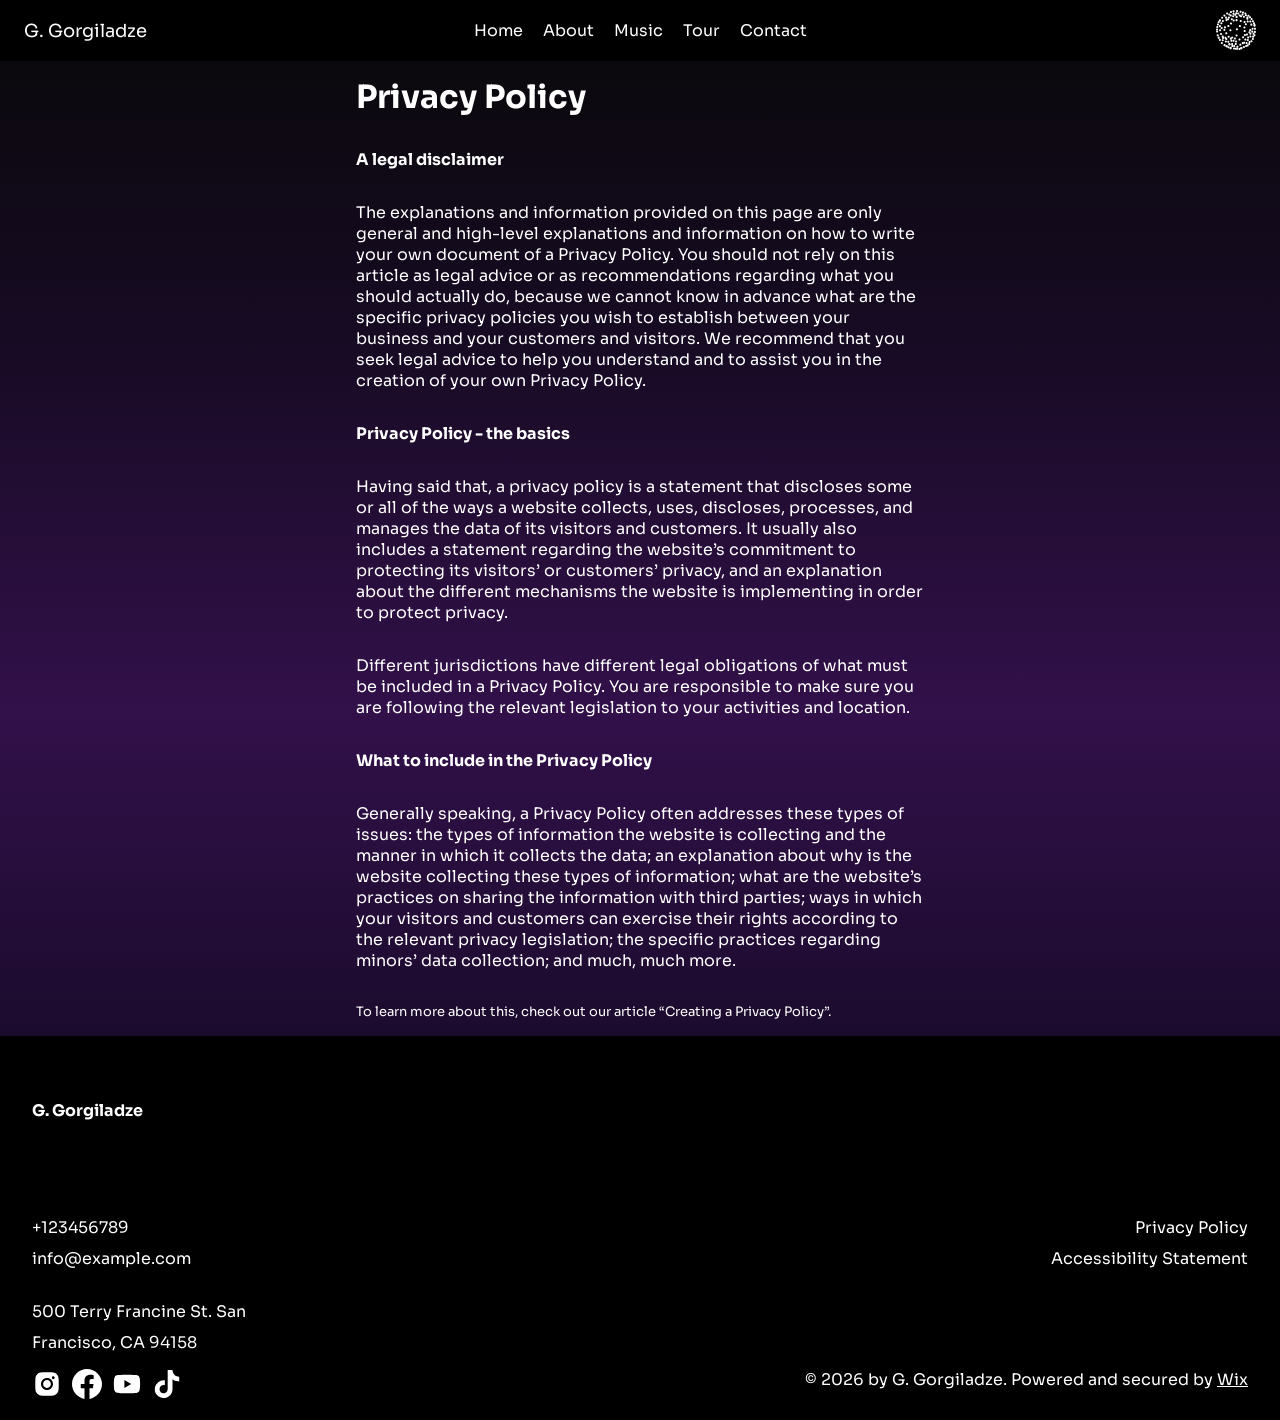
<file: pages/privacy.html>
<!doctype html>
<html lang="en">
  <head>
    <meta charset="UTF-8" />
    <meta name="viewport" content="width=device-width, initial-scale=1.0" />
    <title>Rock 'N' Roll Fever | Privacy Policy</title>

    <meta
      name="description"
      content="Learn how Rock 'N' Roll Fever handles website visitors' information, privacy, and data protection. Read our privacy policy."
    />
    <link rel="stylesheet" href="../styles/style.css" />
    <link rel="stylesheet" href="../styles/privacy.css" />
  </head>
  <body>
    <header class="header">
      <div class="name">
        <a href="../index.html">G. Gorgiladze</a>
      </div>
      <nav class="navbar" id="navbar">
        <a href="../index.html" class="home"> Home </a>
        <a href="./about.html" class="about">About</a>
        <a href="./music.html" class="music">Music</a>
        <a href="./tour.html" class="tour">Tour</a>
        <a href="./contact.html" class="contact">Contact</a>
      </nav>

      <button class="hamburger-btn" id="hamburger">
        <span class="hamburger-line"></span>
        <span class="hamburger-line"></span>
        <span class="hamburger-line"></span>
      </button>

      <div class="logo-container">
        <a href="../index.html">
          <svg
            preserveAspectRatio="none"
            data-bbox="20.001 20.001 159.998 159.998"
            viewBox="20.001 20.001 159.998 159.998"
            height="40"
            width="40"
            xmlns="http://www.w3.org/2000/svg"
            data-type="color"
            role="presentation"
            aria-hidden="true"
            aria-label=""
          >
            <defs>
              <style>
                #comp-m8bzujiv svg [data-color="1"] {
                  fill: #ffffff;
                }
              </style>
            </defs>
            <g>
              <path
                fill="#ffffff"
                d="M39.724 61.018c0 2.279-1.857 4.126-4.148 4.126-2.29 0-4.148-1.847-4.148-4.126 0-2.279 1.857-4.126 4.148-4.126 2.29 0 4.148 1.847 4.148 4.126z"
                data-color="1"
              ></path>
              <path
                fill="#ffffff"
                d="M28.297 97.723c0 2.279-1.857 4.126-4.148 4.126-2.29 0-4.148-1.847-4.148-4.126 0-2.279 1.857-4.126 4.148-4.126 2.29 0 4.148 1.847 4.148 4.126z"
                data-color="1"
              ></path>
              <path
                fill="#ffffff"
                d="M28.474 106.453c0 2.279-1.857 4.126-4.148 4.126-2.29 0-4.148-1.847-4.148-4.126 0-2.279 1.857-4.126 4.148-4.126 2.29 0 4.148 1.847 4.148 4.126z"
                data-color="1"
              ></path>
              <path
                fill="#ffffff"
                d="M30.931 121.193c0 2.279-1.857 4.126-4.148 4.126-2.29 0-4.148-1.847-4.148-4.126 0-2.279 1.857-4.126 4.148-4.126 2.29 0 4.148 1.847 4.148 4.126z"
                data-color="1"
              ></path>
              <path
                fill="#ffffff"
                d="M34.899 130.507c0 2.279-1.857 4.126-4.148 4.126-2.29 0-4.148-1.847-4.148-4.126 0-2.279 1.857-4.126 4.148-4.126 2.29 0 4.148 1.847 4.148 4.126z"
                data-color="1"
              ></path>
              <path
                fill="#ffffff"
                d="M47.437 151.662c0 2.279-1.857 4.126-4.148 4.126-2.29 0-4.148-1.847-4.148-4.126 0-2.279 1.857-4.126 4.148-4.126 2.29 0 4.148 1.847 4.148 4.126z"
                data-color="1"
              ></path>
              <path
                fill="#ffffff"
                d="M58.229 160.503c0 2.279-1.857 4.126-4.148 4.126-2.29 0-4.148-1.847-4.148-4.126 0-2.279 1.857-4.126 4.148-4.126 2.29 0 4.148 1.847 4.148 4.126z"
                data-color="1"
              ></path>
              <path
                fill="#ffffff"
                d="M67.434 166.028c0 2.279-1.857 4.126-4.148 4.126-2.29 0-4.148-1.847-4.148-4.126 0-2.279 1.857-4.126 4.148-4.126 2.29 0 4.148 1.847 4.148 4.126z"
                data-color="1"
              ></path>
              <path
                fill="#ffffff"
                d="M82.194 172.659c0 2.279-1.857 4.126-4.148 4.126-2.29 0-4.148-1.847-4.148-4.126 0-2.279 1.857-4.126 4.148-4.126 2.29 0 4.148 1.847 4.148 4.126z"
                data-color="1"
              ></path>
              <path
                fill="#ffffff"
                d="M77.909 156.398c0 2.279-1.857 4.126-4.148 4.126-2.29 0-4.148-1.847-4.148-4.126 0-2.279 1.857-4.126 4.148-4.126 2.29 0 4.148 1.847 4.148 4.126z"
                data-color="1"
              ></path>
              <path
                fill="#ffffff"
                d="M73.306 147.4c0 2.279-1.857 4.126-4.148 4.126-2.29 0-4.148-1.847-4.148-4.126 0-2.279 1.857-4.126 4.148-4.126 2.29 0 4.148 1.847 4.148 4.126z"
                data-color="1"
              ></path>
              <path
                fill="#ffffff"
                d="M63.466 145.979c0 2.279-1.857 4.126-4.148 4.126-2.29 0-4.148-1.847-4.148-4.126 0-2.279 1.857-4.126 4.148-4.126 2.29 0 4.148 1.847 4.148 4.126z"
                data-color="1"
              ></path>
              <path
                fill="#ffffff"
                d="M51.087 141.243c0 2.279-1.857 4.126-4.148 4.126-2.29 0-4.148-1.847-4.148-4.126 0-2.279 1.857-4.126 4.148-4.126 2.29 0 4.148 1.847 4.148 4.126z"
                data-color="1"
              ></path>
              <path
                fill="#ffffff"
                d="M52.198 131.613c0 2.279-1.857 4.126-4.148 4.126-2.29 0-4.148-1.847-4.148-4.126 0-2.279 1.857-4.126 4.148-4.126 2.29 0 4.148 1.847 4.148 4.126z"
                data-color="1"
              ></path>
              <path
                fill="#ffffff"
                d="M50.928 125.771c0 2.279-1.857 4.126-4.148 4.126-2.29 0-4.148-1.847-4.148-4.126 0-2.279 1.857-4.126 4.148-4.126 2.29 0 4.148 1.847 4.148 4.126z"
                data-color="1"
              ></path>
              <path
                fill="#ffffff"
                d="M65.371 112.984c0 2.279-1.857 4.126-4.148 4.126-2.29 0-4.148-1.847-4.148-4.126 0-2.279 1.857-4.126 4.148-4.126 2.29 0 4.148 1.847 4.148 4.126z"
                data-color="1"
              ></path>
              <path
                fill="#ffffff"
                d="M65.371 136.349c0 2.279-1.857 4.126-4.148 4.126-2.29 0-4.148-1.847-4.148-4.126 0-2.279 1.857-4.126 4.148-4.126 2.29 0 4.148 1.847 4.148 4.126z"
                data-color="1"
              ></path>
              <path
                fill="#ffffff"
                d="M83.622 134.612c0 2.279-1.857 4.126-4.148 4.126-2.29 0-4.148-1.847-4.148-4.126 0-2.279 1.857-4.126 4.148-4.126 2.29 0 4.148 1.847 4.148 4.126z"
                data-color="1"
              ></path>
              <path
                fill="#ffffff"
                d="M74.734 127.35c0 2.279-1.857 4.126-4.148 4.126-2.29 0-4.148-1.847-4.148-4.126 0-2.279 1.857-4.126 4.148-4.126 2.29 0 4.148 1.847 4.148 4.126z"
                data-color="1"
              ></path>
              <path
                fill="#ffffff"
                d="M81.876 101.301c0 2.279-1.857 4.126-4.148 4.126-2.29 0-4.148-1.847-4.148-4.126 0-2.279 1.857-4.126 4.148-4.126 2.29 0 4.148 1.847 4.148 4.126z"
                data-color="1"
              ></path>
              <path
                fill="#ffffff"
                d="M73.623 84.093c0 2.279-1.857 4.126-4.148 4.126-2.29 0-4.148-1.847-4.148-4.126 0-2.279 1.857-4.126 4.148-4.126 2.29 0 4.148 1.847 4.148 4.126z"
                data-color="1"
              ></path>
              <path
                fill="#ffffff"
                d="M60.133 89.303c0 2.279-1.857 4.126-4.148 4.126-2.29 0-4.148-1.847-4.148-4.126 0-2.279 1.857-4.126 4.148-4.126 2.29 0 4.148 1.847 4.148 4.126z"
                data-color="1"
              ></path>
              <path
                fill="#ffffff"
                d="M72.512 56.94c0 2.279-1.857 4.126-4.148 4.126-2.29 0-4.148-1.847-4.148-4.126 0-2.279 1.857-4.126 4.148-4.126 2.29 0 4.148 1.847 4.148 4.126z"
                data-color="1"
              ></path>
              <path
                fill="#ffffff"
                d="M57.594 99.407c0 2.279-1.857 4.126-4.148 4.126-2.29 0-4.148-1.847-4.148-4.126 0-2.279 1.857-4.126 4.148-4.126 2.29 0 4.148 1.847 4.148 4.126z"
                data-color="1"
              ></path>
              <path
                fill="#ffffff"
                d="M99.81 133.665c0 2.279-1.857 4.126-4.148 4.126-2.29 0-4.148-1.847-4.148-4.126 0-2.279 1.857-4.126 4.148-4.126 2.29 0 4.148 1.847 4.148 4.126z"
                data-color="1"
              ></path>
              <path
                fill="#ffffff"
                d="M88.542 156.398c0 2.279-1.857 4.126-4.148 4.126-2.29 0-4.148-1.847-4.148-4.126 0-2.279 1.857-4.126 4.148-4.126 2.29 0 4.148 1.847 4.148 4.126z"
                data-color="1"
              ></path>
              <path
                fill="#ffffff"
                d="M85.685 142.821c0 2.279-1.857 4.126-4.148 4.126-2.29 0-4.148-1.847-4.148-4.126 0-2.279 1.857-4.126 4.148-4.126 2.29 0 4.148 1.847 4.148 4.126z"
                data-color="1"
              ></path>
              <path
                fill="#ffffff"
                d="M103.143 155.767c0 2.279-1.857 4.126-4.148 4.126-2.29 0-4.148-1.847-4.148-4.126 0-2.279 1.857-4.126 4.148-4.126 2.29 0 4.148 1.847 4.148 4.126z"
                data-color="1"
              ></path>
              <path
                fill="#ffffff"
                d="M97.112 163.66c0 2.279-1.857 4.126-4.148 4.126-2.29 0-4.148-1.847-4.148-4.126 0-2.279 1.857-4.126 4.148-4.126 2.29 0 4.148 1.847 4.148 4.126z"
                data-color="1"
              ></path>
              <path
                fill="#ffffff"
                d="M96.16 174.238c0 2.279-1.857 4.126-4.148 4.126-2.29 0-4.148-1.847-4.148-4.126 0-2.279 1.857-4.126 4.148-4.126 2.29 0 4.148 1.847 4.148 4.126z"
                data-color="1"
              ></path>
              <path
                fill="#ffffff"
                d="M108.698 174.553c0 2.279-1.857 4.126-4.148 4.126-2.29 0-4.148-1.847-4.148-4.126 0-2.279 1.857-4.126 4.148-4.126 2.29 0 4.148 1.847 4.148 4.126z"
                data-color="1"
              ></path>
              <path
                fill="#ffffff"
                d="M124.251 172.659c0 2.279-1.857 4.126-4.148 4.126-2.29 0-4.148-1.847-4.148-4.126 0-2.279 1.857-4.126 4.148-4.126 2.29 0 4.148 1.847 4.148 4.126z"
                data-color="1"
              ></path>
              <path
                fill="#ffffff"
                d="M39.501 139.506c0 2.279-1.857 4.126-4.148 4.126-2.29 0-4.148-1.847-4.148-4.126 0-2.279 1.857-4.126 4.148-4.126 2.29 0 4.148 1.847 4.148 4.126z"
                data-color="1"
              ></path>
              <path
                fill="#ffffff"
                d="M44.263 116.299c0 2.279-1.857 4.126-4.148 4.126-2.29 0-4.148-1.847-4.148-4.126 0-2.279 1.857-4.126 4.148-4.126 2.29 0 4.148 1.847 4.148 4.126z"
                data-color="1"
              ></path>
              <path
                fill="#ffffff"
                d="M40.136 100.67c0 2.279-1.857 4.126-4.148 4.126-2.29 0-4.148-1.847-4.148-4.126 0-2.279 1.857-4.126 4.148-4.126 2.29 0 4.148 1.847 4.148 4.126z"
                data-color="1"
              ></path>
              <path
                fill="#ffffff"
                d="M46.961 92.303c0 2.279-1.857 4.126-4.148 4.126-2.29 0-4.148-1.847-4.148-4.126 0-2.279 1.857-4.126 4.148-4.126 2.29 0 4.148 1.847 4.148 4.126z"
                data-color="1"
              ></path>
              <path
                fill="#ffffff"
                d="M39.819 84.567c0 2.279-1.857 4.126-4.148 4.126-2.29 0-4.148-1.847-4.148-4.126 0-2.279 1.857-4.126 4.148-4.126 2.29 0 4.148 1.847 4.148 4.126z"
                data-color="1"
              ></path>
              <path
                fill="#ffffff"
                d="M45.691 72.885c0 2.279-1.857 4.126-4.148 4.126-2.29 0-4.148-1.847-4.148-4.126 0-2.279 1.857-4.126 4.148-4.126 2.29 0 4.148 1.847 4.148 4.126z"
                data-color="1"
              ></path>
              <path
                fill="#ffffff"
                d="M34.687 69.301c0 2.279-1.857 4.126-4.148 4.126-2.29 0-4.148-1.847-4.148-4.126 0-2.279 1.857-4.126 4.148-4.126 2.29 0 4.148 1.847 4.148 4.126z"
                data-color="1"
              ></path>
              <path
                fill="#ffffff"
                d="M31.891 77.899c0 2.279-1.857 4.126-4.148 4.126-2.29 0-4.148-1.847-4.148-4.126 0-2.279 1.857-4.126 4.148-4.126 2.29 0 4.148 1.847 4.148 4.126z"
                data-color="1"
              ></path>
              <path
                fill="#ffffff"
                d="M29.193 88.003c0 2.279-1.857 4.126-4.148 4.126-2.29 0-4.148-1.847-4.148-4.126 0-2.279 1.857-4.126 4.148-4.126 2.29 0 4.148 1.847 4.148 4.126z"
                data-color="1"
              ></path>
              <path
                fill="#ffffff"
                d="M178.16 82.797c0 2.279-1.857 4.126-4.148 4.126-2.29 0-4.148-1.847-4.148-4.126 0-2.279 1.857-4.126 4.148-4.126 2.29 0 4.148 1.847 4.148 4.126z"
                data-color="1"
              ></path>
              <path
                fill="#ffffff"
                d="M160.148 48.805c0 2.279-1.857 4.126-4.148 4.126-2.29 0-4.148-1.847-4.148-4.126 0-2.279 1.857-4.126 4.148-4.126 2.29 0 4.148 1.847 4.148 4.126z"
                data-color="1"
              ></path>
              <path
                fill="#ffffff"
                d="M153.817 42.757c0 2.279-1.857 4.126-4.148 4.126-2.29 0-4.148-1.847-4.148-4.126 0-2.279 1.857-4.126 4.148-4.126 2.29 0 4.148 1.847 4.148 4.126z"
                data-color="1"
              ></path>
              <path
                fill="#ffffff"
                d="M141.602 34.062c0 2.279-1.857 4.126-4.148 4.126-2.29 0-4.148-1.847-4.148-4.126 0-2.279 1.857-4.126 4.148-4.126 2.29 0 4.148 1.847 4.148 4.126z"
                data-color="1"
              ></path>
              <path
                fill="#ffffff"
                d="M132.175 30.266c0 2.279-1.857 4.126-4.148 4.126-2.29 0-4.148-1.847-4.148-4.126 0-2.279 1.857-4.126 4.148-4.126 2.29 0 4.148 1.847 4.148 4.126z"
                data-color="1"
              ></path>
              <path
                fill="#ffffff"
                d="M108.271 24.127c0 2.279-1.857 4.126-4.148 4.126-2.29 0-4.148-1.847-4.148-4.126 0-2.279 1.857-4.126 4.148-4.126 2.29 0 4.148 1.847 4.148 4.126z"
                data-color="1"
              ></path>
              <path
                fill="#ffffff"
                d="M94.356 25.466c0 2.279-1.857 4.126-4.148 4.126-2.29 0-4.148-1.847-4.148-4.126 0-2.279 1.857-4.126 4.148-4.126 2.29 0 4.148 1.847 4.148 4.126z"
                data-color="1"
              ></path>
              <path
                fill="#ffffff"
                d="M83.919 28.034c0 2.279-1.857 4.126-4.148 4.126-2.29 0-4.148-1.847-4.148-4.126 0-2.279 1.857-4.126 4.148-4.126 2.29 0 4.148 1.847 4.148 4.126z"
                data-color="1"
              ></path>
              <path
                fill="#ffffff"
                d="M68.769 33.727c0 2.279-1.857 4.126-4.148 4.126-2.29 0-4.148-1.847-4.148-4.126 0-2.279 1.857-4.126 4.148-4.126 2.29 0 4.148 1.847 4.148 4.126z"
                data-color="1"
              ></path>
              <path
                fill="#ffffff"
                d="M83.358 42.211c0 2.279-1.857 4.126-4.148 4.126-2.29 0-4.148-1.847-4.148-4.126 0-2.279 1.857-4.126 4.148-4.126 2.29 0 4.148 1.847 4.148 4.126z"
                data-color="1"
              ></path>
              <path
                fill="#ffffff"
                d="M77.327 37.79c0 2.279-1.857 4.126-4.148 4.126-2.29 0-4.148-1.847-4.148-4.126 0-2.279 1.857-4.126 4.148-4.126 2.29 0 4.148 1.847 4.148 4.126z"
                data-color="1"
              ></path>
              <path
                fill="#ffffff"
                d="M93.009 45.337c0 2.279-1.857 4.126-4.148 4.126-2.29 0-4.148-1.847-4.148-4.126 0-2.279 1.857-4.126 4.148-4.126 2.29 0 4.148 1.847 4.148 4.126z"
                data-color="1"
              ></path>
              <path
                fill="#ffffff"
                d="M100.977 39.42c0 2.279-1.857 4.126-4.148 4.126-2.29 0-4.148-1.847-4.148-4.126 0-2.279 1.857-4.126 4.148-4.126 2.29 0 4.148 1.847 4.148 4.126z"
                data-color="1"
              ></path>
              <path
                fill="#ffffff"
                d="M93.994 35c0 2.279-1.857 4.126-4.148 4.126-2.29 0-4.148-1.847-4.148-4.126 0-2.279 1.857-4.126 4.148-4.126 2.29 0 4.148 1.847 4.148 4.126z"
                data-color="1"
              ></path>
              <path
                fill="#ffffff"
                d="M113.097 34.062c0 2.279-1.857 4.126-4.148 4.126-2.29 0-4.148-1.847-4.148-4.126 0-2.279 1.857-4.126 4.148-4.126 2.29 0 4.148 1.847 4.148 4.126z"
                data-color="1"
              ></path>
              <path
                fill="#ffffff"
                d="M105.162 33.43c0 2.279-1.857 4.126-4.148 4.126-2.29 0-4.148-1.847-4.148-4.126 0-2.279 1.857-4.126 4.148-4.126 2.29 0 4.148 1.847 4.148 4.126z"
                data-color="1"
              ></path>
              <path
                fill="#ffffff"
                d="M119.157 41.653c0 2.279-1.857 4.126-4.148 4.126-2.29 0-4.148-1.847-4.148-4.126 0-2.279 1.857-4.126 4.148-4.126 2.29 0 4.148 1.847 4.148 4.126z"
                data-color="1"
              ></path>
              <path
                fill="#ffffff"
                d="M124.207 44.89c0 2.279-1.857 4.126-4.148 4.126-2.29 0-4.148-1.847-4.148-4.126 0-2.279 1.857-4.126 4.148-4.126 2.29 0 4.148 1.847 4.148 4.126z"
                data-color="1"
              ></path>
              <path
                fill="#ffffff"
                d="M123.085 64.091c0 2.279-1.857 4.126-4.148 4.126-2.29 0-4.148-1.847-4.148-4.126 0-2.279 1.857-4.126 4.148-4.126 2.29 0 4.148 1.847 4.148 4.126z"
                data-color="1"
              ></path>
              <path
                fill="#ffffff"
                d="M106.476 47.569c0 2.279-1.857 4.126-4.148 4.126-2.29 0-4.148-1.847-4.148-4.126 0-2.279 1.857-4.126 4.148-4.126 2.29 0 4.148 1.847 4.148 4.126z"
                data-color="1"
              ></path>
              <path
                fill="#ffffff"
                d="M94.805 61.635c0 2.279-1.857 4.126-4.148 4.126-2.29 0-4.148-1.847-4.148-4.126 0-2.279 1.857-4.126 4.148-4.126 2.29 0 4.148 1.847 4.148 4.126z"
                data-color="1"
              ></path>
              <path
                fill="#ffffff"
                d="M106.251 60.518c0 2.279-1.857 4.126-4.148 4.126-2.29 0-4.148-1.847-4.148-4.126 0-2.279 1.857-4.126 4.148-4.126 2.29 0 4.148 1.847 4.148 4.126z"
                data-color="1"
              ></path>
              <path
                fill="#ffffff"
                d="M119.718 83.961c0 2.279-1.857 4.126-4.148 4.126-2.29 0-4.148-1.847-4.148-4.126 0-2.279 1.857-4.126 4.148-4.126 2.29 0 4.148 1.847 4.148 4.126z"
                data-color="1"
              ></path>
              <path
                fill="#ffffff"
                d="M137.786 90.324c0 2.279-1.857 4.126-4.148 4.126-2.29 0-4.148-1.847-4.148-4.126 0-2.279 1.857-4.126 4.148-4.126 2.29 0 4.148 1.847 4.148 4.126z"
                data-color="1"
              ></path>
              <path
                fill="#ffffff"
                d="M143.622 77.152c0 2.279-1.857 4.126-4.148 4.126-2.29 0-4.148-1.847-4.148-4.126 0-2.279 1.857-4.126 4.148-4.126 2.29 0 4.148 1.847 4.148 4.126z"
                data-color="1"
              ></path>
              <path
                fill="#ffffff"
                d="M157.874 108.743c0 2.279-1.857 4.126-4.148 4.126-2.29 0-4.148-1.847-4.148-4.126 0-2.279 1.857-4.126 4.148-4.126 2.29 0 4.148 1.847 4.148 4.126z"
                data-color="1"
              ></path>
              <path
                fill="#ffffff"
                d="M138.235 68.221c0 2.279-1.857 4.126-4.148 4.126-2.29 0-4.148-1.847-4.148-4.126 0-2.279 1.857-4.126 4.148-4.126 2.29 0 4.148 1.847 4.148 4.126z"
                data-color="1"
              ></path>
              <path
                fill="#ffffff"
                d="M84.031 73.691c0 2.279-1.857 4.126-4.148 4.126-2.29 0-4.148-1.847-4.148-4.126 0-2.279 1.857-4.126 4.148-4.126 2.29 0 4.148 1.847 4.148 4.126z"
                data-color="1"
              ></path>
              <path
                fill="#ffffff"
                d="M75.839 49.69c0 2.279-1.857 4.126-4.148 4.126-2.29 0-4.148-1.847-4.148-4.126 0-2.279 1.857-4.126 4.148-4.126 2.29 0 4.148 1.847 4.148 4.126z"
                data-color="1"
              ></path>
              <path
                fill="#ffffff"
                d="M87.51 57.281c0 2.279-1.857 4.126-4.148 4.126-2.29 0-4.148-1.847-4.148-4.126 0-2.279 1.857-4.126 4.148-4.126 2.29 0 4.148 1.847 4.148 4.126z"
                data-color="1"
              ></path>
              <path
                fill="#ffffff"
                d="M65.963 60.407c0 2.279-1.857 4.126-4.148 4.126-2.29 0-4.148-1.847-4.148-4.126 0-2.279 1.857-4.126 4.148-4.126 2.29 0 4.148 1.847 4.148 4.126z"
                data-color="1"
              ></path>
              <path
                fill="#ffffff"
                d="M64.617 50.583c0 2.279-1.857 4.126-4.148 4.126-2.29 0-4.148-1.847-4.148-4.126 0-2.279 1.857-4.126 4.148-4.126 2.29 0 4.148 1.847 4.148 4.126z"
                data-color="1"
              ></path>
              <path
                fill="#ffffff"
                d="M57.771 42.434c0 2.279-1.857 4.126-4.148 4.126-2.29 0-4.148-1.847-4.148-4.126 0-2.279 1.857-4.126 4.148-4.126 2.29 0 4.148 1.847 4.148 4.126z"
                data-color="1"
              ></path>
              <path
                fill="#ffffff"
                d="M48.681 51.03c0 2.279-1.857 4.126-4.148 4.126-2.29 0-4.148-1.847-4.148-4.126 0-2.279 1.857-4.126 4.148-4.126 2.29 0 4.148 1.847 4.148 4.126z"
                data-color="1"
              ></path>
              <path
                fill="#ffffff"
                d="M51.538 63.659c0 2.279-1.857 4.126-4.148 4.126-2.29 0-4.148-1.847-4.148-4.126 0-2.279 1.857-4.126 4.148-4.126 2.29 0 4.148 1.847 4.148 4.126z"
                data-color="1"
              ></path>
              <path
                fill="#ffffff"
                d="M39.03 63.309c0 2.279-1.857 4.126-4.148 4.126-2.29 0-4.148-1.847-4.148-4.126 0-2.279 1.857-4.126 4.148-4.126 2.29 0 4.148 1.847 4.148 4.126z"
                data-color="1"
              ></path>
              <path
                fill="#ffffff"
                d="M122.524 27.141c0 2.279-1.857 4.126-4.148 4.126-2.29 0-4.148-1.847-4.148-4.126 0-2.279 1.857-4.126 4.148-4.126 2.29 0 4.148 1.847 4.148 4.126z"
                data-color="1"
              ></path>
              <path
                fill="#ffffff"
                d="M135.654 46.899c0 2.279-1.857 4.126-4.148 4.126-2.29 0-4.148-1.847-4.148-4.126 0-2.279 1.857-4.126 4.148-4.126 2.29 0 4.148 1.847 4.148 4.126z"
                data-color="1"
              ></path>
              <path
                fill="#ffffff"
                d="M149.682 55.049c0 2.279-1.857 4.126-4.148 4.126-2.29 0-4.148-1.847-4.148-4.126 0-2.279 1.857-4.126 4.148-4.126 2.29 0 4.148 1.847 4.148 4.126z"
                data-color="1"
              ></path>
              <path
                fill="#ffffff"
                d="M149.682 49.681c0 2.279-1.857 4.126-4.148 4.126-2.29 0-4.148-1.847-4.148-4.126 0-2.279 1.857-4.126 4.148-4.126 2.29 0 4.148 1.847 4.148 4.126z"
                data-color="1"
              ></path>
              <path
                fill="#ffffff"
                d="M143.975 40.909c0 2.279-1.857 4.126-4.148 4.126-2.29 0-4.148-1.847-4.148-4.126 0-2.279 1.857-4.126 4.148-4.126 2.29 0 4.148 1.847 4.148 4.126z"
                data-color="1"
              ></path>
              <path
                fill="#ffffff"
                d="M129.984 38.328c0 2.279-1.857 4.126-4.148 4.126-2.29 0-4.148-1.847-4.148-4.126 0-2.279 1.857-4.126 4.148-4.126 2.29 0 4.148 1.847 4.148 4.126z"
                data-color="1"
              ></path>
              <path
                fill="#ffffff"
                d="M150.804 65.765c0 2.279-1.857 4.126-4.148 4.126-2.29 0-4.148-1.847-4.148-4.126 0-2.279 1.857-4.126 4.148-4.126 2.29 0 4.148 1.847 4.148 4.126z"
                data-color="1"
              ></path>
              <path
                fill="#ffffff"
                d="M161.353 66.212c0 2.279-1.857 4.126-4.148 4.126-2.29 0-4.148-1.847-4.148-4.126 0-2.279 1.857-4.126 4.148-4.126 2.29 0 4.148 1.847 4.148 4.126z"
                data-color="1"
              ></path>
              <path
                fill="#ffffff"
                d="M165.505 78.603c0 2.279-1.857 4.126-4.148 4.126-2.29 0-4.148-1.847-4.148-4.126 0-2.279 1.857-4.126 4.148-4.126 2.29 0 4.148 1.847 4.148 4.126z"
                data-color="1"
              ></path>
              <path
                fill="#ffffff"
                d="M175.834 73.397c0 2.279-1.857 4.126-4.148 4.126-2.29 0-4.148-1.847-4.148-4.126 0-2.279 1.857-4.126 4.148-4.126 2.29 0 4.148 1.847 4.148 4.126z"
                data-color="1"
              ></path>
              <path
                fill="#ffffff"
                d="M171.698 65.35c0 2.279-1.857 4.126-4.148 4.126-2.29 0-4.148-1.847-4.148-4.126 0-2.279 1.857-4.126 4.148-4.126 2.29 0 4.148 1.847 4.148 4.126z"
                data-color="1"
              ></path>
              <path
                fill="#ffffff"
                d="M166.424 56.308c0 2.279-1.857 4.126-4.148 4.126-2.29 0-4.148-1.847-4.148-4.126 0-2.279 1.857-4.126 4.148-4.126 2.29 0 4.148 1.847 4.148 4.126z"
                data-color="1"
              ></path>
              <path
                fill="#ffffff"
                d="M65.863 163.654c0 2.279-1.857 4.126-4.148 4.126-2.29 0-4.148-1.847-4.148-4.126 0-2.279 1.857-4.126 4.148-4.126 2.29 0 4.148 1.847 4.148 4.126z"
                data-color="1"
              ></path>
              <path
                fill="#ffffff"
                d="M102.762 175.02c0 2.279-1.857 4.126-4.148 4.126-2.29 0-4.148-1.847-4.148-4.126 0-2.279 1.857-4.126 4.148-4.126 2.29 0 4.148 1.847 4.148 4.126z"
                data-color="1"
              ></path>
              <path
                fill="#ffffff"
                d="M109.951 166.951c0 2.279-1.857 4.126-4.148 4.126-2.29 0-4.148-1.847-4.148-4.126 0-2.279 1.857-4.126 4.148-4.126 2.29 0 4.148 1.847 4.148 4.126z"
                data-color="1"
              ></path>
              <path
                fill="#ffffff"
                d="M126.356 172.4c0 2.279-1.857 4.126-4.148 4.126-2.29 0-4.148-1.847-4.148-4.126 0-2.279 1.857-4.126 4.148-4.126 2.29 0 4.148 1.847 4.148 4.126z"
                data-color="1"
              ></path>
              <path
                fill="#ffffff"
                d="M135.72 168.454c0 2.279-1.857 4.126-4.148 4.126-2.29 0-4.148-1.847-4.148-4.126 0-2.279 1.857-4.126 4.148-4.126 2.29 0 4.148 1.847 4.148 4.126z"
                data-color="1"
              ></path>
              <path
                fill="#ffffff"
                d="M156.987 155.982c0 2.279-1.857 4.126-4.148 4.126-2.29 0-4.148-1.847-4.148-4.126 0-2.279 1.857-4.126 4.148-4.126 2.29 0 4.148 1.847 4.148 4.126z"
                data-color="1"
              ></path>
              <path
                fill="#ffffff"
                d="M165.875 145.247c0 2.279-1.857 4.126-4.148 4.126-2.29 0-4.148-1.847-4.148-4.126 0-2.279 1.857-4.126 4.148-4.126 2.29 0 4.148 1.847 4.148 4.126z"
                data-color="1"
              ></path>
              <path
                fill="#ffffff"
                d="M171.429 136.09c0 2.279-1.857 4.126-4.148 4.126-2.29 0-4.148-1.847-4.148-4.126 0-2.279 1.857-4.126 4.148-4.126 2.29 0 4.148 1.847 4.148 4.126z"
                data-color="1"
              ></path>
              <path
                fill="#ffffff"
                d="M178.095 121.408c0 2.279-1.857 4.126-4.148 4.126-2.29 0-4.148-1.847-4.148-4.126 0-2.279 1.857-4.126 4.148-4.126 2.29 0 4.148 1.847 4.148 4.126z"
                data-color="1"
              ></path>
              <path
                fill="#ffffff"
                d="M161.748 125.671c0 2.279-1.857 4.126-4.148 4.126-2.29 0-4.148-1.847-4.148-4.126 0-2.279 1.857-4.126 4.148-4.126 2.29 0 4.148 1.847 4.148 4.126z"
                data-color="1"
              ></path>
              <path
                fill="#ffffff"
                d="M172.54 126.618c0 2.279-1.857 4.126-4.148 4.126-2.29 0-4.148-1.847-4.148-4.126 0-2.279 1.857-4.126 4.148-4.126 2.29 0 4.148 1.847 4.148 4.126z"
                data-color="1"
              ></path>
              <path
                fill="#ffffff"
                d="M152.702 130.249c0 2.279-1.857 4.126-4.148 4.126-2.29 0-4.148-1.847-4.148-4.126 0-2.279 1.857-4.126 4.148-4.126 2.29 0 4.148 1.847 4.148 4.126z"
                data-color="1"
              ></path>
              <path
                fill="#ffffff"
                d="M151.273 140.037c0 2.279-1.857 4.126-4.148 4.126-2.29 0-4.148-1.847-4.148-4.126 0-2.279 1.857-4.126 4.148-4.126 2.29 0 4.148 1.847 4.148 4.126z"
                data-color="1"
              ></path>
              <path
                fill="#ffffff"
                d="M146.512 152.351c0 2.279-1.857 4.126-4.148 4.126-2.29 0-4.148-1.847-4.148-4.126 0-2.279 1.857-4.126 4.148-4.126 2.29 0 4.148 1.847 4.148 4.126z"
                data-color="1"
              ></path>
              <path
                fill="#ffffff"
                d="M150.639 161.507c0 2.279-1.857 4.126-4.148 4.126-2.29 0-4.148-1.847-4.148-4.126 0-2.279 1.857-4.126 4.148-4.126 2.29 0 4.148 1.847 4.148 4.126z"
                data-color="1"
              ></path>
              <path
                fill="#ffffff"
                d="M136.831 151.246c0 2.279-1.857 4.126-4.148 4.126-2.29 0-4.148-1.847-4.148-4.126 0-2.279 1.857-4.126 4.148-4.126 2.29 0 4.148 1.847 4.148 4.126z"
                data-color="1"
              ></path>
              <path
                fill="#ffffff"
                d="M130.959 152.509c0 2.279-1.857 4.126-4.148 4.126-2.29 0-4.148-1.847-4.148-4.126 0-2.279 1.857-4.126 4.148-4.126 2.29 0 4.148 1.847 4.148 4.126z"
                data-color="1"
              ></path>
              <path
                fill="#ffffff"
                d="M118.104 138.142c0 2.279-1.857 4.126-4.148 4.126-2.29 0-4.148-1.847-4.148-4.126 0-2.279 1.857-4.126 4.148-4.126 2.29 0 4.148 1.847 4.148 4.126z"
                data-color="1"
              ></path>
              <path
                fill="#ffffff"
                d="M141.592 138.142c0 2.279-1.857 4.126-4.148 4.126-2.29 0-4.148-1.847-4.148-4.126 0-2.279 1.857-4.126 4.148-4.126 2.29 0 4.148 1.847 4.148 4.126z"
                data-color="1"
              ></path>
              <path
                fill="#ffffff"
                d="M139.847 119.987c0 2.279-1.857 4.126-4.148 4.126-2.29 0-4.148-1.847-4.148-4.126 0-2.279 1.857-4.126 4.148-4.126 2.29 0 4.148 1.847 4.148 4.126z"
                data-color="1"
              ></path>
              <path
                fill="#ffffff"
                d="M132.546 128.828c0 2.279-1.857 4.126-4.148 4.126-2.29 0-4.148-1.847-4.148-4.126 0-2.279 1.857-4.126 4.148-4.126 2.29 0 4.148 1.847 4.148 4.126z"
                data-color="1"
              ></path>
              <path
                fill="#ffffff"
                d="M106.359 121.724c0 2.279-1.857 4.126-4.148 4.126-2.29 0-4.148-1.847-4.148-4.126 0-2.279 1.857-4.126 4.148-4.126 2.29 0 4.148 1.847 4.148 4.126z"
                data-color="1"
              ></path>
              <path
                fill="#ffffff"
                d="M89.06 129.933c0 2.279-1.857 4.126-4.148 4.126-2.29 0-4.148-1.847-4.148-4.126 0-2.279 1.857-4.126 4.148-4.126 2.29 0 4.148 1.847 4.148 4.126z"
                data-color="1"
              ></path>
              <path
                fill="#ffffff"
                d="M94.298 143.352c0 2.279-1.857 4.126-4.148 4.126-2.29 0-4.148-1.847-4.148-4.126 0-2.279 1.857-4.126 4.148-4.126 2.29 0 4.148 1.847 4.148 4.126z"
                data-color="1"
              ></path>
              <path
                fill="#ffffff"
                d="M61.763 131.038c0 2.279-1.857 4.126-4.148 4.126-2.29 0-4.148-1.847-4.148-4.126 0-2.279 1.857-4.126 4.148-4.126 2.29 0 4.148 1.847 4.148 4.126z"
                data-color="1"
              ></path>
              <path
                fill="#ffffff"
                d="M104.455 145.878c0 2.279-1.857 4.126-4.148 4.126-2.29 0-4.148-1.847-4.148-4.126 0-2.279 1.857-4.126 4.148-4.126 2.29 0 4.148 1.847 4.148 4.126z"
                data-color="1"
              ></path>
              <path
                fill="#ffffff"
                d="M138.894 103.884c0 2.279-1.857 4.126-4.148 4.126-2.29 0-4.148-1.847-4.148-4.126 0-2.279 1.857-4.126 4.148-4.126 2.29 0 4.148 1.847 4.148 4.126z"
                data-color="1"
              ></path>
              <path
                fill="#ffffff"
                d="M161.748 115.093c0 2.279-1.857 4.126-4.148 4.126-2.29 0-4.148-1.847-4.148-4.126 0-2.279 1.857-4.126 4.148-4.126 2.29 0 4.148 1.847 4.148 4.126z"
                data-color="1"
              ></path>
              <path
                fill="#ffffff"
                d="M148.099 117.935c0 2.279-1.857 4.126-4.148 4.126-2.29 0-4.148-1.847-4.148-4.126 0-2.279 1.857-4.126 4.148-4.126 2.29 0 4.148 1.847 4.148 4.126z"
                data-color="1"
              ></path>
              <path
                fill="#ffffff"
                d="M161.113 100.569c0 2.279-1.857 4.126-4.148 4.126-2.29 0-4.148-1.847-4.148-4.126 0-2.279 1.857-4.126 4.148-4.126 2.29 0 4.148 1.847 4.148 4.126z"
                data-color="1"
              ></path>
              <path
                fill="#ffffff"
                d="M169.049 106.568c0 2.279-1.857 4.126-4.148 4.126-2.29 0-4.148-1.847-4.148-4.126 0-2.279 1.857-4.126 4.148-4.126 2.29 0 4.148 1.847 4.148 4.126z"
                data-color="1"
              ></path>
              <path
                fill="#ffffff"
                d="M179.682 107.515c0 2.279-1.857 4.126-4.148 4.126-2.29 0-4.148-1.847-4.148-4.126 0-2.279 1.857-4.126 4.148-4.126 2.29 0 4.148 1.847 4.148 4.126z"
                data-color="1"
              ></path>
              <path
                fill="#ffffff"
                d="M179.999 95.044c0 2.279-1.857 4.126-4.148 4.126-2.29 0-4.148-1.847-4.148-4.126 0-2.279 1.857-4.126 4.148-4.126 2.29 0 4.148 1.847 4.148 4.126z"
                data-color="1"
              ></path>
              <path
                fill="#ffffff"
                d="M174.457 115.166c0 2.279-1.857 4.126-4.148 4.126-2.29 0-4.148-1.847-4.148-4.126 0-2.279 1.857-4.126 4.148-4.126 2.29 0 4.148 1.847 4.148 4.126z"
                data-color="1"
              ></path>
              <path
                fill="#ffffff"
                d="M170.477 95.359c0 2.279-1.857 4.126-4.148 4.126-2.29 0-4.148-1.847-4.148-4.126 0-2.279 1.857-4.126 4.148-4.126 2.29 0 4.148 1.847 4.148 4.126z"
                data-color="1"
              ></path>
              <path
                fill="#ffffff"
                d="M178.095 79.572c0 2.279-1.857 4.126-4.148 4.126-2.29 0-4.148-1.847-4.148-4.126 0-2.279 1.857-4.126 4.148-4.126 2.29 0 4.148 1.847 4.148 4.126z"
                data-color="1"
              ></path>
              <path
                fill="#ffffff"
                d="M144.766 163.875c0 2.279-1.857 4.126-4.148 4.126-2.29 0-4.148-1.847-4.148-4.126 0-2.279 1.857-4.126 4.148-4.126 2.29 0 4.148 1.847 4.148 4.126z"
                data-color="1"
              ></path>
              <path
                fill="#ffffff"
                d="M121.437 159.139c0 2.279-1.857 4.126-4.148 4.126-2.29 0-4.148-1.847-4.148-4.126 0-2.279 1.857-4.126 4.148-4.126 2.29 0 4.148 1.847 4.148 4.126z"
                data-color="1"
              ></path>
              <path
                fill="#ffffff"
                d="M118.104 175.873c0 2.279-1.857 4.126-4.148 4.126-2.29 0-4.148-1.847-4.148-4.126 0-2.279 1.857-4.126 4.148-4.126 2.29 0 4.148 1.847 4.148 4.126z"
                data-color="1"
              ></path>
              <path
                fill="#ffffff"
                d="M107.81 97.469c0 2.279-1.857 4.126-4.148 4.126-2.29 0-4.148-1.847-4.148-4.126 0-2.279 1.857-4.126 4.148-4.126 2.29 0 4.148 1.847 4.148 4.126z"
                data-color="1"
              ></path>
              <path
                fill="#ffffff"
                d="M89.536 163.56c0 2.279-1.857 4.126-4.148 4.126-2.29 0-4.148-1.847-4.148-4.126 0-2.279 1.857-4.126 4.148-4.126 2.29 0 4.148 1.847 4.148 4.126z"
                data-color="1"
              ></path>
              <path
                fill="#ffffff"
                d="M77.792 157.718c0 2.279-1.857 4.126-4.148 4.126-2.29 0-4.148-1.847-4.148-4.126 0-2.279 1.857-4.126 4.148-4.126 2.29 0 4.148 1.847 4.148 4.126z"
                data-color="1"
              ></path>
              <path
                fill="#ffffff"
                d="M74.189 168.664c0 2.279-1.857 4.126-4.148 4.126-2.29 0-4.148-1.847-4.148-4.126 0-2.279 1.857-4.126 4.148-4.126 2.29 0 4.148 1.847 4.148 4.126z"
                data-color="1"
              ></path>
              <path
                fill="#ffffff"
                d="M82.833 171.445c0 2.279-1.857 4.126-4.148 4.126-2.29 0-4.148-1.847-4.148-4.126 0-2.279 1.857-4.126 4.148-4.126 2.29 0 4.148 1.847 4.148 4.126z"
                data-color="1"
              ></path>
              <path
                fill="#ffffff"
                d="M158.313 147.795c0 2.279-1.857 4.126-4.148 4.126-2.29 0-4.148-1.847-4.148-4.126 0-2.279 1.857-4.126 4.148-4.126 2.29 0 4.148 1.847 4.148 4.126z"
                data-color="1"
              ></path>
            </g>
          </svg>
        </a>
      </div>
    </header>

    <main>
      <h1>Privacy Policy</h1>
      <h4 class="privacy">A legal disclaimer</h4>
      <p class="privacy">
        The explanations and information provided on this page are only general
        and high-level explanations and information on how to write your own
        document of a Privacy Policy. You should not rely on this article as
        legal advice or as recommendations regarding what you should actually
        do, because we cannot know in advance what are the specific privacy
        policies you wish to establish between your business and your customers
        and visitors. We recommend that you seek legal advice to help you
        understand and to assist you in the creation of your own Privacy Policy.
      </p>
      <h4 class="privacy">Privacy Policy - the basics</h4>
      <p class="privacy">
        Having said that, a privacy policy is a statement that discloses some or
        all of the ways a website collects, uses, discloses, processes, and
        manages the data of its visitors and customers. It usually also includes
        a statement regarding the website’s commitment to protecting its
        visitors’ or customers’ privacy, and an explanation about the different
        mechanisms the website is implementing in order to protect privacy.
      </p>
      <p class="privacy">
        Different jurisdictions have different legal obligations of what must be
        included in a Privacy Policy. You are responsible to make sure you are
        following the relevant legislation to your activities and location.
      </p>
      <h4 class="privacy">What to include in the Privacy Policy</h4>
      <p class="privacy">
        Generally speaking, a Privacy Policy often addresses these types of
        issues: the types of information the website is collecting and the
        manner in which it collects the data; an explanation about why is the
        website collecting these types of information; what are the website’s
        practices on sharing the information with third parties; ways in which
        your visitors and customers can exercise their rights according to the
        relevant privacy legislation; the specific practices regarding minors’
        data collection; and much, much more.
      </p>
      <p class="privacy subtext">
        To learn more about this, check out our article
        <a href="https://support.wix.com/en/article/creating-a-privacy-policy">
          “Creating a Privacy Policy”.</a
        >
      </p>
    </main>

    <footer class="footer">
      <h4 class="name-2"><a href="#top">G. Gorgiladze</a></h4>
      <div class="footer-info">
        <div class="footer-contact">
          <a href="tel:+123456789">+123456789</a>
          <a href="mailto:info@example.com">info@example.com</a>
        </div>

        <div class="footer-links">
          <a href="./privacy.html">Privacy Policy</a>
          <a href="./Accessibility.html">Accessibility Statement</a>
        </div>
      </div>
      <div class="footer-address">
        <p class="address-ln-1">500 Terry Francine St. San</p>
        <p class="address-ln-2">Francisco, CA 94158</p>
      </div>
      <div class="last-row">
        <div class="social">
          <a href="https://www.instagram.com/">
            <svg
              class="instagram"
              xmlns="http://www.w3.org/2000/svg"
              width="1em"
              height="1em"
              viewBox="0 0 1024 1024"
            >
              <path d="M0 0h1024v1024H0z" fill="none" />
              <path
                fill="currentColor"
                d="M512 378.7c-73.4 0-133.3 59.9-133.3 133.3S438.6 645.3 512 645.3S645.3 585.4 645.3 512S585.4 378.7 512 378.7M911.8 512c0-55.2.5-109.9-2.6-165c-3.1-64-17.7-120.8-64.5-167.6c-46.9-46.9-103.6-61.4-167.6-64.5c-55.2-3.1-109.9-2.6-165-2.6c-55.2 0-109.9-.5-165 2.6c-64 3.1-120.8 17.7-167.6 64.5C132.6 226.3 118.1 283 115 347c-3.1 55.2-2.6 109.9-2.6 165s-.5 109.9 2.6 165c3.1 64 17.7 120.8 64.5 167.6c46.9 46.9 103.6 61.4 167.6 64.5c55.2 3.1 109.9 2.6 165 2.6c55.2 0 109.9.5 165-2.6c64-3.1 120.8-17.7 167.6-64.5c46.9-46.9 61.4-103.6 64.5-167.6c3.2-55.1 2.6-109.8 2.6-165M512 717.1c-113.5 0-205.1-91.6-205.1-205.1S398.5 306.9 512 306.9S717.1 398.5 717.1 512S625.5 717.1 512 717.1m213.5-370.7c-26.5 0-47.9-21.4-47.9-47.9s21.4-47.9 47.9-47.9s47.9 21.4 47.9 47.9a47.84 47.84 0 0 1-47.9 47.9"
              />
            </svg>
          </a>
          <a href="https://www.facebook.com/wix">
            <svg
              class="facebook"
              xmlns="http://www.w3.org/2000/svg"
              width="1em"
              height="1em"
              viewBox="0 0 24 24"
            >
              <path d="M0 0h24v24H0z" fill="none" />
              <g fill="none">
                <g clip-path="url(#SVGXv8lpc2Y)">
                  <path
                    fill="currentColor"
                    fill-rule="evenodd"
                    d="M0 12.067C0 18.034 4.333 22.994 10 24v-8.667H7V12h3V9.333c0-3 1.933-4.666 4.667-4.666c.866 0 1.8.133 2.666.266V8H15.8c-1.467 0-1.8.733-1.8 1.667V12h3.2l-.533 3.333H14V24c5.667-1.006 10-5.966 10-11.933C24 5.43 18.6 0 12 0S0 5.43 0 12.067"
                    clip-rule="evenodd"
                  />
                </g>
                <defs>
                  <clipPath id="SVGXv8lpc2Y">
                    <path fill="#fff" d="M0 0h24v24H0z" />
                  </clipPath>
                </defs>
              </g>
            </svg>
          </a>
          <a
            href="https://music.youtube.com/watch?v=4K6cvc27_CE&list=RDAMVM4K6cvc27_CE"
          >
            <svg
              class="youtube"
              xmlns="http://www.w3.org/2000/svg"
              width="1em"
              height="1em"
              viewBox="0 0 1024 1024"
            >
              <path d="M0 0h1024v1024H0z" fill="none" />
              <path
                fill="currentColor"
                d="M941.3 296.1a112.3 112.3 0 0 0-79.2-79.3C792.2 198 512 198 512 198s-280.2 0-350.1 18.7A112.12 112.12 0 0 0 82.7 296C64 366 64 512 64 512s0 146 18.7 215.9c10.3 38.6 40.7 69 79.2 79.3C231.8 826 512 826 512 826s280.2 0 350.1-18.8c38.6-10.3 68.9-40.7 79.2-79.3C960 658 960 512 960 512s0-146-18.7-215.9M423 646V378l232 133z"
              />
            </svg>
          </a>
          <a href="https://www.tiktok.com/">
            <svg
              class="tiktok"
              xmlns="http://www.w3.org/2000/svg"
              width="1em"
              height="1em"
              viewBox="0 0 24 24"
            >
              <path d="M0 0h24v24H0z" fill="none" />
              <path
                fill="currentColor"
                d="M19.321 5.562a5 5 0 0 1-.443-.258a6.2 6.2 0 0 1-1.137-.966c-.849-.971-1.166-1.956-1.282-2.645h.004c-.097-.573-.057-.943-.05-.943h-3.865v14.943q.002.3-.008.595l-.004.073q0 .016-.003.033v.009a3.28 3.28 0 0 1-1.65 2.604a3.2 3.2 0 0 1-1.6.422c-1.8 0-3.26-1.468-3.26-3.281s1.46-3.282 3.26-3.282c.341 0 .68.054 1.004.16l.005-3.936a7.18 7.18 0 0 0-5.532 1.62a7.6 7.6 0 0 0-1.655 2.04c-.163.281-.779 1.412-.853 3.246c-.047 1.04.266 2.12.415 2.565v.01c.093.262.457 1.158 1.049 1.913a7.9 7.9 0 0 0 1.674 1.58v-.01l.009.01c1.87 1.27 3.945 1.187 3.945 1.187c.359-.015 1.562 0 2.928-.647c1.515-.718 2.377-1.787 2.377-1.787a7.4 7.4 0 0 0 1.296-2.153c.35-.92.466-2.022.466-2.462V8.273c.047.028.672.441.672.441s.9.577 2.303.952c1.006.267 2.363.324 2.363.324V6.153c-.475.052-1.44-.098-2.429-.59"
              />
            </svg>
          </a>
        </div>
        <div class="copyright">
          © 2026 by G. Gorgiladze. Powered and secured by
          <a
            href="https://www.wix.com/?experimentsoff=specs.thunderbolt.viewport_hydration_extended_react_18"
            class="wix"
            >Wix</a
          >
        </div>
      </div>
    </footer>
    <script src="../js/script.js"></script>
  </body>
</html>
</file>
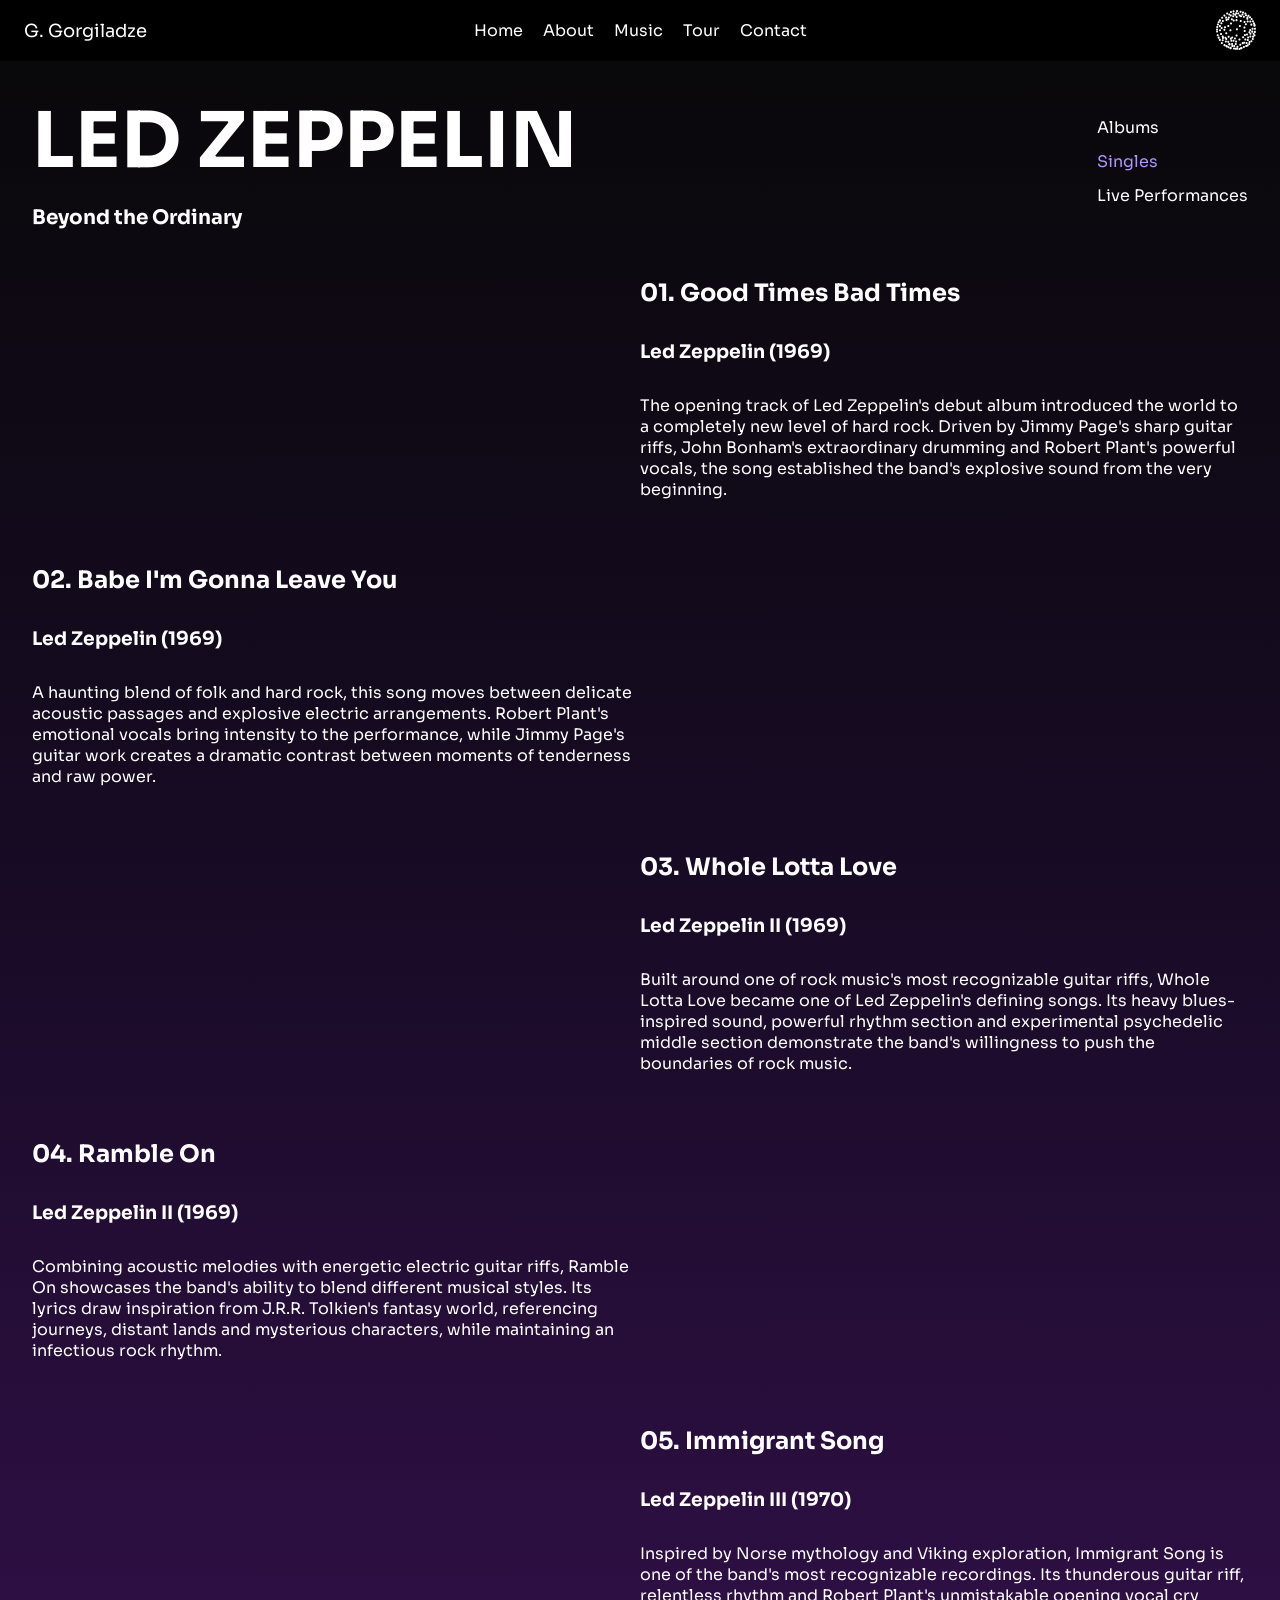
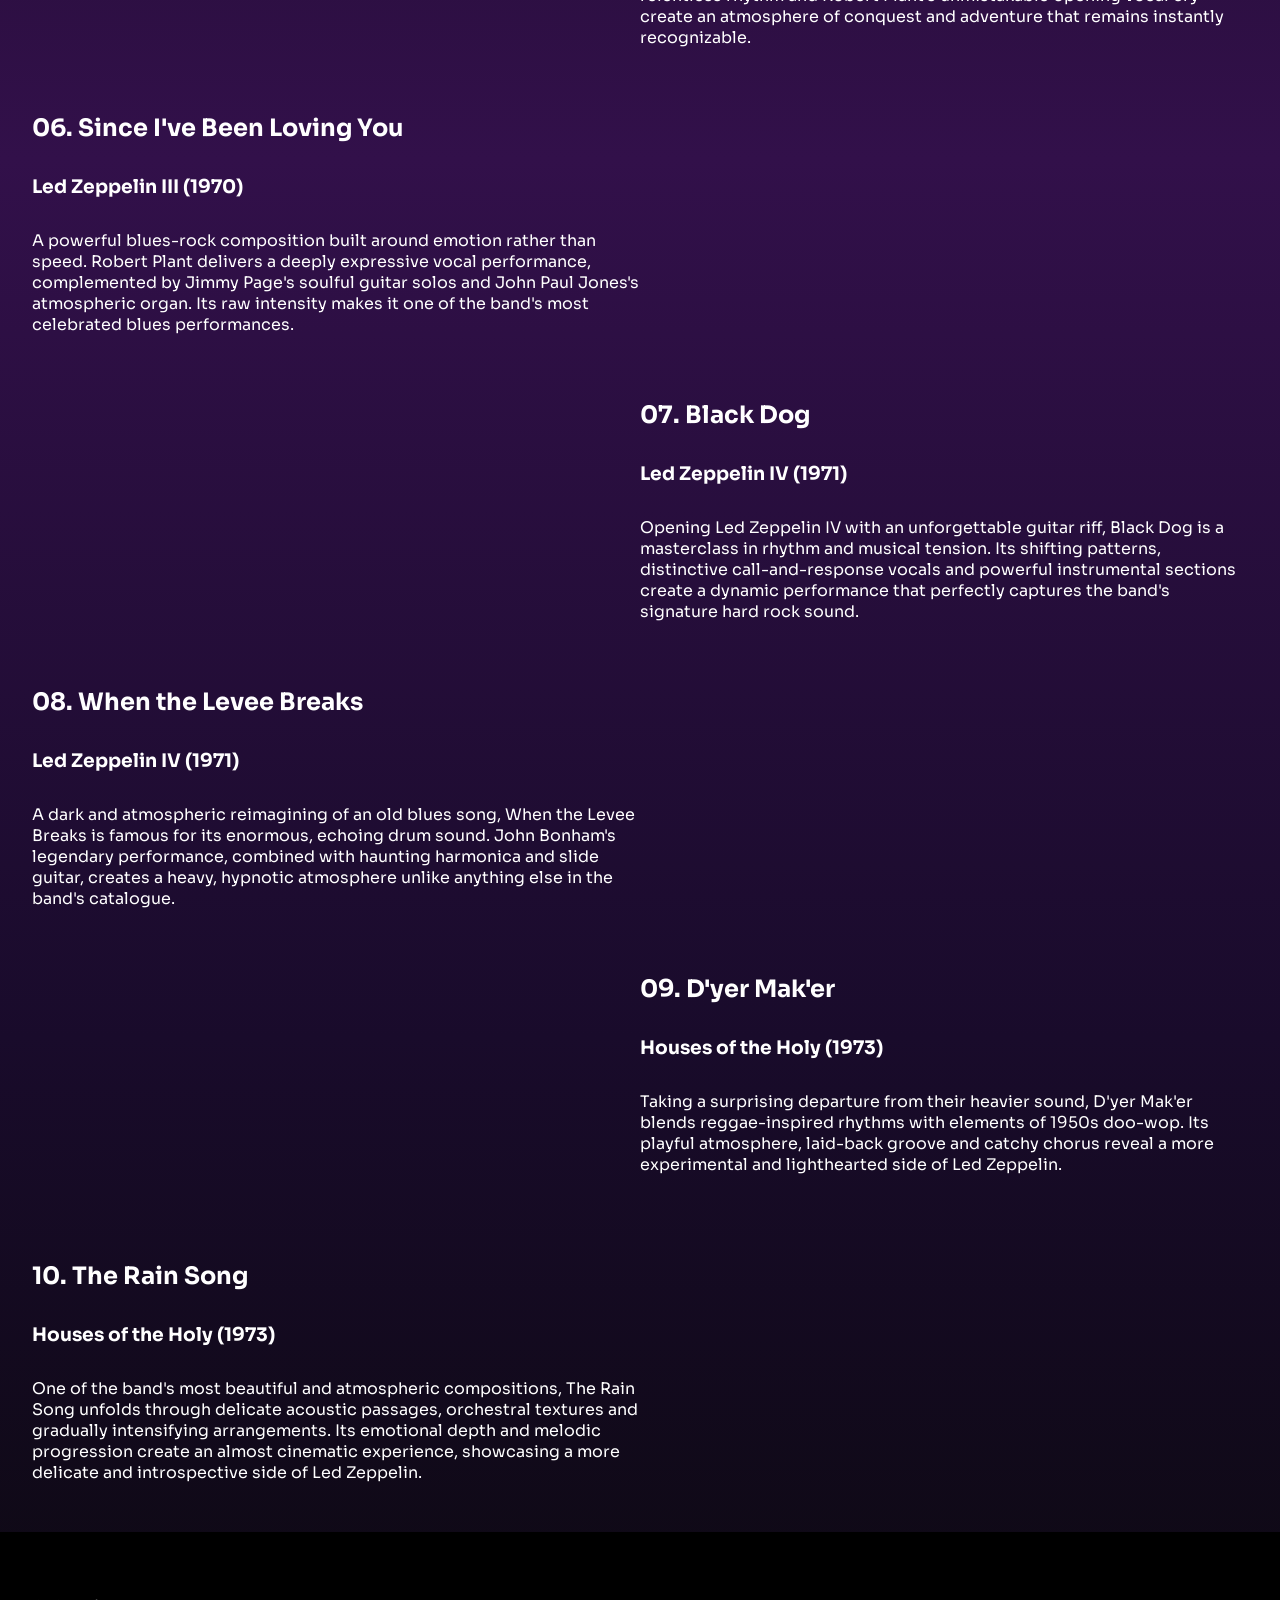
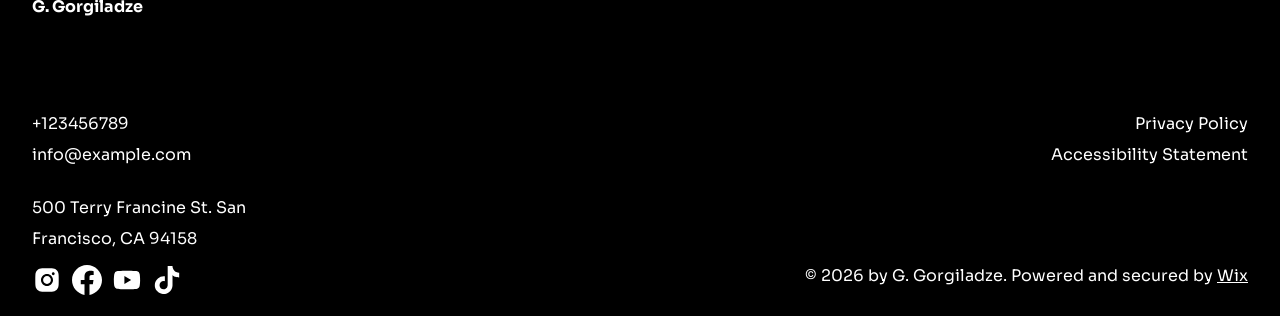
<file: pages/singles.html>
<!doctype html>
<html lang="en">
  <head>
    <meta charset="UTF-8" />
    <meta name="viewport" content="width=device-width, initial-scale=1.0" />
    <title>Rock 'N' Roll Fever | Singles</title>
    <meta
      name="description"
      content="Explore Led Zeppelin's iconic singles, legendary rock songs, memorable releases, and the music that helped define one of the greatest bands in rock history."
    />

    <meta
      name="keywords"
      content="Led Zeppelin singles, Led Zeppelin songs, Led Zeppelin releases, Led Zeppelin discography, Stairway to Heaven, Whole Lotta Love, Black Dog, Immigrant Song, Rock and Roll, classic rock singles"
    />
    <link rel="stylesheet" href="../styles/style.css" />
    <link rel="stylesheet" href="../styles/singles.css" />
  </head>
  <body>
    <header class="header">
      <div class="name">
        <a href="../index.html">G. Gorgiladze</a>
      </div>
      <nav class="navbar" id="navbar">
        <a href="../index.html" class="home"> Home </a>
        <a href="./about.html" class="about">About</a>
        <a href="./music.html" class="music">Music</a>
        <a href="./tour.html" class="tour">Tour</a>
        <a href="./contact.html" class="contact">Contact</a>
      </nav>

      <button class="hamburger-btn" id="hamburger">
        <span class="hamburger-line"></span>
        <span class="hamburger-line"></span>
        <span class="hamburger-line"></span>
      </button>

      <div class="logo-container">
        <a href="../index.html">
          <svg
            preserveAspectRatio="none"
            data-bbox="20.001 20.001 159.998 159.998"
            viewBox="20.001 20.001 159.998 159.998"
            height="40"
            width="40"
            xmlns="http://www.w3.org/2000/svg"
            data-type="color"
            role="presentation"
            aria-hidden="true"
            aria-label=""
          >
            <defs>
              <style>
                #comp-m8bzujiv svg [data-color="1"] {
                  fill: #ffffff;
                }
              </style>
            </defs>
            <g>
              <path
                fill="#ffffff"
                d="M39.724 61.018c0 2.279-1.857 4.126-4.148 4.126-2.29 0-4.148-1.847-4.148-4.126 0-2.279 1.857-4.126 4.148-4.126 2.29 0 4.148 1.847 4.148 4.126z"
                data-color="1"
              ></path>
              <path
                fill="#ffffff"
                d="M28.297 97.723c0 2.279-1.857 4.126-4.148 4.126-2.29 0-4.148-1.847-4.148-4.126 0-2.279 1.857-4.126 4.148-4.126 2.29 0 4.148 1.847 4.148 4.126z"
                data-color="1"
              ></path>
              <path
                fill="#ffffff"
                d="M28.474 106.453c0 2.279-1.857 4.126-4.148 4.126-2.29 0-4.148-1.847-4.148-4.126 0-2.279 1.857-4.126 4.148-4.126 2.29 0 4.148 1.847 4.148 4.126z"
                data-color="1"
              ></path>
              <path
                fill="#ffffff"
                d="M30.931 121.193c0 2.279-1.857 4.126-4.148 4.126-2.29 0-4.148-1.847-4.148-4.126 0-2.279 1.857-4.126 4.148-4.126 2.29 0 4.148 1.847 4.148 4.126z"
                data-color="1"
              ></path>
              <path
                fill="#ffffff"
                d="M34.899 130.507c0 2.279-1.857 4.126-4.148 4.126-2.29 0-4.148-1.847-4.148-4.126 0-2.279 1.857-4.126 4.148-4.126 2.29 0 4.148 1.847 4.148 4.126z"
                data-color="1"
              ></path>
              <path
                fill="#ffffff"
                d="M47.437 151.662c0 2.279-1.857 4.126-4.148 4.126-2.29 0-4.148-1.847-4.148-4.126 0-2.279 1.857-4.126 4.148-4.126 2.29 0 4.148 1.847 4.148 4.126z"
                data-color="1"
              ></path>
              <path
                fill="#ffffff"
                d="M58.229 160.503c0 2.279-1.857 4.126-4.148 4.126-2.29 0-4.148-1.847-4.148-4.126 0-2.279 1.857-4.126 4.148-4.126 2.29 0 4.148 1.847 4.148 4.126z"
                data-color="1"
              ></path>
              <path
                fill="#ffffff"
                d="M67.434 166.028c0 2.279-1.857 4.126-4.148 4.126-2.29 0-4.148-1.847-4.148-4.126 0-2.279 1.857-4.126 4.148-4.126 2.29 0 4.148 1.847 4.148 4.126z"
                data-color="1"
              ></path>
              <path
                fill="#ffffff"
                d="M82.194 172.659c0 2.279-1.857 4.126-4.148 4.126-2.29 0-4.148-1.847-4.148-4.126 0-2.279 1.857-4.126 4.148-4.126 2.29 0 4.148 1.847 4.148 4.126z"
                data-color="1"
              ></path>
              <path
                fill="#ffffff"
                d="M77.909 156.398c0 2.279-1.857 4.126-4.148 4.126-2.29 0-4.148-1.847-4.148-4.126 0-2.279 1.857-4.126 4.148-4.126 2.29 0 4.148 1.847 4.148 4.126z"
                data-color="1"
              ></path>
              <path
                fill="#ffffff"
                d="M73.306 147.4c0 2.279-1.857 4.126-4.148 4.126-2.29 0-4.148-1.847-4.148-4.126 0-2.279 1.857-4.126 4.148-4.126 2.29 0 4.148 1.847 4.148 4.126z"
                data-color="1"
              ></path>
              <path
                fill="#ffffff"
                d="M63.466 145.979c0 2.279-1.857 4.126-4.148 4.126-2.29 0-4.148-1.847-4.148-4.126 0-2.279 1.857-4.126 4.148-4.126 2.29 0 4.148 1.847 4.148 4.126z"
                data-color="1"
              ></path>
              <path
                fill="#ffffff"
                d="M51.087 141.243c0 2.279-1.857 4.126-4.148 4.126-2.29 0-4.148-1.847-4.148-4.126 0-2.279 1.857-4.126 4.148-4.126 2.29 0 4.148 1.847 4.148 4.126z"
                data-color="1"
              ></path>
              <path
                fill="#ffffff"
                d="M52.198 131.613c0 2.279-1.857 4.126-4.148 4.126-2.29 0-4.148-1.847-4.148-4.126 0-2.279 1.857-4.126 4.148-4.126 2.29 0 4.148 1.847 4.148 4.126z"
                data-color="1"
              ></path>
              <path
                fill="#ffffff"
                d="M50.928 125.771c0 2.279-1.857 4.126-4.148 4.126-2.29 0-4.148-1.847-4.148-4.126 0-2.279 1.857-4.126 4.148-4.126 2.29 0 4.148 1.847 4.148 4.126z"
                data-color="1"
              ></path>
              <path
                fill="#ffffff"
                d="M65.371 112.984c0 2.279-1.857 4.126-4.148 4.126-2.29 0-4.148-1.847-4.148-4.126 0-2.279 1.857-4.126 4.148-4.126 2.29 0 4.148 1.847 4.148 4.126z"
                data-color="1"
              ></path>
              <path
                fill="#ffffff"
                d="M65.371 136.349c0 2.279-1.857 4.126-4.148 4.126-2.29 0-4.148-1.847-4.148-4.126 0-2.279 1.857-4.126 4.148-4.126 2.29 0 4.148 1.847 4.148 4.126z"
                data-color="1"
              ></path>
              <path
                fill="#ffffff"
                d="M83.622 134.612c0 2.279-1.857 4.126-4.148 4.126-2.29 0-4.148-1.847-4.148-4.126 0-2.279 1.857-4.126 4.148-4.126 2.29 0 4.148 1.847 4.148 4.126z"
                data-color="1"
              ></path>
              <path
                fill="#ffffff"
                d="M74.734 127.35c0 2.279-1.857 4.126-4.148 4.126-2.29 0-4.148-1.847-4.148-4.126 0-2.279 1.857-4.126 4.148-4.126 2.29 0 4.148 1.847 4.148 4.126z"
                data-color="1"
              ></path>
              <path
                fill="#ffffff"
                d="M81.876 101.301c0 2.279-1.857 4.126-4.148 4.126-2.29 0-4.148-1.847-4.148-4.126 0-2.279 1.857-4.126 4.148-4.126 2.29 0 4.148 1.847 4.148 4.126z"
                data-color="1"
              ></path>
              <path
                fill="#ffffff"
                d="M73.623 84.093c0 2.279-1.857 4.126-4.148 4.126-2.29 0-4.148-1.847-4.148-4.126 0-2.279 1.857-4.126 4.148-4.126 2.29 0 4.148 1.847 4.148 4.126z"
                data-color="1"
              ></path>
              <path
                fill="#ffffff"
                d="M60.133 89.303c0 2.279-1.857 4.126-4.148 4.126-2.29 0-4.148-1.847-4.148-4.126 0-2.279 1.857-4.126 4.148-4.126 2.29 0 4.148 1.847 4.148 4.126z"
                data-color="1"
              ></path>
              <path
                fill="#ffffff"
                d="M72.512 56.94c0 2.279-1.857 4.126-4.148 4.126-2.29 0-4.148-1.847-4.148-4.126 0-2.279 1.857-4.126 4.148-4.126 2.29 0 4.148 1.847 4.148 4.126z"
                data-color="1"
              ></path>
              <path
                fill="#ffffff"
                d="M57.594 99.407c0 2.279-1.857 4.126-4.148 4.126-2.29 0-4.148-1.847-4.148-4.126 0-2.279 1.857-4.126 4.148-4.126 2.29 0 4.148 1.847 4.148 4.126z"
                data-color="1"
              ></path>
              <path
                fill="#ffffff"
                d="M99.81 133.665c0 2.279-1.857 4.126-4.148 4.126-2.29 0-4.148-1.847-4.148-4.126 0-2.279 1.857-4.126 4.148-4.126 2.29 0 4.148 1.847 4.148 4.126z"
                data-color="1"
              ></path>
              <path
                fill="#ffffff"
                d="M88.542 156.398c0 2.279-1.857 4.126-4.148 4.126-2.29 0-4.148-1.847-4.148-4.126 0-2.279 1.857-4.126 4.148-4.126 2.29 0 4.148 1.847 4.148 4.126z"
                data-color="1"
              ></path>
              <path
                fill="#ffffff"
                d="M85.685 142.821c0 2.279-1.857 4.126-4.148 4.126-2.29 0-4.148-1.847-4.148-4.126 0-2.279 1.857-4.126 4.148-4.126 2.29 0 4.148 1.847 4.148 4.126z"
                data-color="1"
              ></path>
              <path
                fill="#ffffff"
                d="M103.143 155.767c0 2.279-1.857 4.126-4.148 4.126-2.29 0-4.148-1.847-4.148-4.126 0-2.279 1.857-4.126 4.148-4.126 2.29 0 4.148 1.847 4.148 4.126z"
                data-color="1"
              ></path>
              <path
                fill="#ffffff"
                d="M97.112 163.66c0 2.279-1.857 4.126-4.148 4.126-2.29 0-4.148-1.847-4.148-4.126 0-2.279 1.857-4.126 4.148-4.126 2.29 0 4.148 1.847 4.148 4.126z"
                data-color="1"
              ></path>
              <path
                fill="#ffffff"
                d="M96.16 174.238c0 2.279-1.857 4.126-4.148 4.126-2.29 0-4.148-1.847-4.148-4.126 0-2.279 1.857-4.126 4.148-4.126 2.29 0 4.148 1.847 4.148 4.126z"
                data-color="1"
              ></path>
              <path
                fill="#ffffff"
                d="M108.698 174.553c0 2.279-1.857 4.126-4.148 4.126-2.29 0-4.148-1.847-4.148-4.126 0-2.279 1.857-4.126 4.148-4.126 2.29 0 4.148 1.847 4.148 4.126z"
                data-color="1"
              ></path>
              <path
                fill="#ffffff"
                d="M124.251 172.659c0 2.279-1.857 4.126-4.148 4.126-2.29 0-4.148-1.847-4.148-4.126 0-2.279 1.857-4.126 4.148-4.126 2.29 0 4.148 1.847 4.148 4.126z"
                data-color="1"
              ></path>
              <path
                fill="#ffffff"
                d="M39.501 139.506c0 2.279-1.857 4.126-4.148 4.126-2.29 0-4.148-1.847-4.148-4.126 0-2.279 1.857-4.126 4.148-4.126 2.29 0 4.148 1.847 4.148 4.126z"
                data-color="1"
              ></path>
              <path
                fill="#ffffff"
                d="M44.263 116.299c0 2.279-1.857 4.126-4.148 4.126-2.29 0-4.148-1.847-4.148-4.126 0-2.279 1.857-4.126 4.148-4.126 2.29 0 4.148 1.847 4.148 4.126z"
                data-color="1"
              ></path>
              <path
                fill="#ffffff"
                d="M40.136 100.67c0 2.279-1.857 4.126-4.148 4.126-2.29 0-4.148-1.847-4.148-4.126 0-2.279 1.857-4.126 4.148-4.126 2.29 0 4.148 1.847 4.148 4.126z"
                data-color="1"
              ></path>
              <path
                fill="#ffffff"
                d="M46.961 92.303c0 2.279-1.857 4.126-4.148 4.126-2.29 0-4.148-1.847-4.148-4.126 0-2.279 1.857-4.126 4.148-4.126 2.29 0 4.148 1.847 4.148 4.126z"
                data-color="1"
              ></path>
              <path
                fill="#ffffff"
                d="M39.819 84.567c0 2.279-1.857 4.126-4.148 4.126-2.29 0-4.148-1.847-4.148-4.126 0-2.279 1.857-4.126 4.148-4.126 2.29 0 4.148 1.847 4.148 4.126z"
                data-color="1"
              ></path>
              <path
                fill="#ffffff"
                d="M45.691 72.885c0 2.279-1.857 4.126-4.148 4.126-2.29 0-4.148-1.847-4.148-4.126 0-2.279 1.857-4.126 4.148-4.126 2.29 0 4.148 1.847 4.148 4.126z"
                data-color="1"
              ></path>
              <path
                fill="#ffffff"
                d="M34.687 69.301c0 2.279-1.857 4.126-4.148 4.126-2.29 0-4.148-1.847-4.148-4.126 0-2.279 1.857-4.126 4.148-4.126 2.29 0 4.148 1.847 4.148 4.126z"
                data-color="1"
              ></path>
              <path
                fill="#ffffff"
                d="M31.891 77.899c0 2.279-1.857 4.126-4.148 4.126-2.29 0-4.148-1.847-4.148-4.126 0-2.279 1.857-4.126 4.148-4.126 2.29 0 4.148 1.847 4.148 4.126z"
                data-color="1"
              ></path>
              <path
                fill="#ffffff"
                d="M29.193 88.003c0 2.279-1.857 4.126-4.148 4.126-2.29 0-4.148-1.847-4.148-4.126 0-2.279 1.857-4.126 4.148-4.126 2.29 0 4.148 1.847 4.148 4.126z"
                data-color="1"
              ></path>
              <path
                fill="#ffffff"
                d="M178.16 82.797c0 2.279-1.857 4.126-4.148 4.126-2.29 0-4.148-1.847-4.148-4.126 0-2.279 1.857-4.126 4.148-4.126 2.29 0 4.148 1.847 4.148 4.126z"
                data-color="1"
              ></path>
              <path
                fill="#ffffff"
                d="M160.148 48.805c0 2.279-1.857 4.126-4.148 4.126-2.29 0-4.148-1.847-4.148-4.126 0-2.279 1.857-4.126 4.148-4.126 2.29 0 4.148 1.847 4.148 4.126z"
                data-color="1"
              ></path>
              <path
                fill="#ffffff"
                d="M153.817 42.757c0 2.279-1.857 4.126-4.148 4.126-2.29 0-4.148-1.847-4.148-4.126 0-2.279 1.857-4.126 4.148-4.126 2.29 0 4.148 1.847 4.148 4.126z"
                data-color="1"
              ></path>
              <path
                fill="#ffffff"
                d="M141.602 34.062c0 2.279-1.857 4.126-4.148 4.126-2.29 0-4.148-1.847-4.148-4.126 0-2.279 1.857-4.126 4.148-4.126 2.29 0 4.148 1.847 4.148 4.126z"
                data-color="1"
              ></path>
              <path
                fill="#ffffff"
                d="M132.175 30.266c0 2.279-1.857 4.126-4.148 4.126-2.29 0-4.148-1.847-4.148-4.126 0-2.279 1.857-4.126 4.148-4.126 2.29 0 4.148 1.847 4.148 4.126z"
                data-color="1"
              ></path>
              <path
                fill="#ffffff"
                d="M108.271 24.127c0 2.279-1.857 4.126-4.148 4.126-2.29 0-4.148-1.847-4.148-4.126 0-2.279 1.857-4.126 4.148-4.126 2.29 0 4.148 1.847 4.148 4.126z"
                data-color="1"
              ></path>
              <path
                fill="#ffffff"
                d="M94.356 25.466c0 2.279-1.857 4.126-4.148 4.126-2.29 0-4.148-1.847-4.148-4.126 0-2.279 1.857-4.126 4.148-4.126 2.29 0 4.148 1.847 4.148 4.126z"
                data-color="1"
              ></path>
              <path
                fill="#ffffff"
                d="M83.919 28.034c0 2.279-1.857 4.126-4.148 4.126-2.29 0-4.148-1.847-4.148-4.126 0-2.279 1.857-4.126 4.148-4.126 2.29 0 4.148 1.847 4.148 4.126z"
                data-color="1"
              ></path>
              <path
                fill="#ffffff"
                d="M68.769 33.727c0 2.279-1.857 4.126-4.148 4.126-2.29 0-4.148-1.847-4.148-4.126 0-2.279 1.857-4.126 4.148-4.126 2.29 0 4.148 1.847 4.148 4.126z"
                data-color="1"
              ></path>
              <path
                fill="#ffffff"
                d="M83.358 42.211c0 2.279-1.857 4.126-4.148 4.126-2.29 0-4.148-1.847-4.148-4.126 0-2.279 1.857-4.126 4.148-4.126 2.29 0 4.148 1.847 4.148 4.126z"
                data-color="1"
              ></path>
              <path
                fill="#ffffff"
                d="M77.327 37.79c0 2.279-1.857 4.126-4.148 4.126-2.29 0-4.148-1.847-4.148-4.126 0-2.279 1.857-4.126 4.148-4.126 2.29 0 4.148 1.847 4.148 4.126z"
                data-color="1"
              ></path>
              <path
                fill="#ffffff"
                d="M93.009 45.337c0 2.279-1.857 4.126-4.148 4.126-2.29 0-4.148-1.847-4.148-4.126 0-2.279 1.857-4.126 4.148-4.126 2.29 0 4.148 1.847 4.148 4.126z"
                data-color="1"
              ></path>
              <path
                fill="#ffffff"
                d="M100.977 39.42c0 2.279-1.857 4.126-4.148 4.126-2.29 0-4.148-1.847-4.148-4.126 0-2.279 1.857-4.126 4.148-4.126 2.29 0 4.148 1.847 4.148 4.126z"
                data-color="1"
              ></path>
              <path
                fill="#ffffff"
                d="M93.994 35c0 2.279-1.857 4.126-4.148 4.126-2.29 0-4.148-1.847-4.148-4.126 0-2.279 1.857-4.126 4.148-4.126 2.29 0 4.148 1.847 4.148 4.126z"
                data-color="1"
              ></path>
              <path
                fill="#ffffff"
                d="M113.097 34.062c0 2.279-1.857 4.126-4.148 4.126-2.29 0-4.148-1.847-4.148-4.126 0-2.279 1.857-4.126 4.148-4.126 2.29 0 4.148 1.847 4.148 4.126z"
                data-color="1"
              ></path>
              <path
                fill="#ffffff"
                d="M105.162 33.43c0 2.279-1.857 4.126-4.148 4.126-2.29 0-4.148-1.847-4.148-4.126 0-2.279 1.857-4.126 4.148-4.126 2.29 0 4.148 1.847 4.148 4.126z"
                data-color="1"
              ></path>
              <path
                fill="#ffffff"
                d="M119.157 41.653c0 2.279-1.857 4.126-4.148 4.126-2.29 0-4.148-1.847-4.148-4.126 0-2.279 1.857-4.126 4.148-4.126 2.29 0 4.148 1.847 4.148 4.126z"
                data-color="1"
              ></path>
              <path
                fill="#ffffff"
                d="M124.207 44.89c0 2.279-1.857 4.126-4.148 4.126-2.29 0-4.148-1.847-4.148-4.126 0-2.279 1.857-4.126 4.148-4.126 2.29 0 4.148 1.847 4.148 4.126z"
                data-color="1"
              ></path>
              <path
                fill="#ffffff"
                d="M123.085 64.091c0 2.279-1.857 4.126-4.148 4.126-2.29 0-4.148-1.847-4.148-4.126 0-2.279 1.857-4.126 4.148-4.126 2.29 0 4.148 1.847 4.148 4.126z"
                data-color="1"
              ></path>
              <path
                fill="#ffffff"
                d="M106.476 47.569c0 2.279-1.857 4.126-4.148 4.126-2.29 0-4.148-1.847-4.148-4.126 0-2.279 1.857-4.126 4.148-4.126 2.29 0 4.148 1.847 4.148 4.126z"
                data-color="1"
              ></path>
              <path
                fill="#ffffff"
                d="M94.805 61.635c0 2.279-1.857 4.126-4.148 4.126-2.29 0-4.148-1.847-4.148-4.126 0-2.279 1.857-4.126 4.148-4.126 2.29 0 4.148 1.847 4.148 4.126z"
                data-color="1"
              ></path>
              <path
                fill="#ffffff"
                d="M106.251 60.518c0 2.279-1.857 4.126-4.148 4.126-2.29 0-4.148-1.847-4.148-4.126 0-2.279 1.857-4.126 4.148-4.126 2.29 0 4.148 1.847 4.148 4.126z"
                data-color="1"
              ></path>
              <path
                fill="#ffffff"
                d="M119.718 83.961c0 2.279-1.857 4.126-4.148 4.126-2.29 0-4.148-1.847-4.148-4.126 0-2.279 1.857-4.126 4.148-4.126 2.29 0 4.148 1.847 4.148 4.126z"
                data-color="1"
              ></path>
              <path
                fill="#ffffff"
                d="M137.786 90.324c0 2.279-1.857 4.126-4.148 4.126-2.29 0-4.148-1.847-4.148-4.126 0-2.279 1.857-4.126 4.148-4.126 2.29 0 4.148 1.847 4.148 4.126z"
                data-color="1"
              ></path>
              <path
                fill="#ffffff"
                d="M143.622 77.152c0 2.279-1.857 4.126-4.148 4.126-2.29 0-4.148-1.847-4.148-4.126 0-2.279 1.857-4.126 4.148-4.126 2.29 0 4.148 1.847 4.148 4.126z"
                data-color="1"
              ></path>
              <path
                fill="#ffffff"
                d="M157.874 108.743c0 2.279-1.857 4.126-4.148 4.126-2.29 0-4.148-1.847-4.148-4.126 0-2.279 1.857-4.126 4.148-4.126 2.29 0 4.148 1.847 4.148 4.126z"
                data-color="1"
              ></path>
              <path
                fill="#ffffff"
                d="M138.235 68.221c0 2.279-1.857 4.126-4.148 4.126-2.29 0-4.148-1.847-4.148-4.126 0-2.279 1.857-4.126 4.148-4.126 2.29 0 4.148 1.847 4.148 4.126z"
                data-color="1"
              ></path>
              <path
                fill="#ffffff"
                d="M84.031 73.691c0 2.279-1.857 4.126-4.148 4.126-2.29 0-4.148-1.847-4.148-4.126 0-2.279 1.857-4.126 4.148-4.126 2.29 0 4.148 1.847 4.148 4.126z"
                data-color="1"
              ></path>
              <path
                fill="#ffffff"
                d="M75.839 49.69c0 2.279-1.857 4.126-4.148 4.126-2.29 0-4.148-1.847-4.148-4.126 0-2.279 1.857-4.126 4.148-4.126 2.29 0 4.148 1.847 4.148 4.126z"
                data-color="1"
              ></path>
              <path
                fill="#ffffff"
                d="M87.51 57.281c0 2.279-1.857 4.126-4.148 4.126-2.29 0-4.148-1.847-4.148-4.126 0-2.279 1.857-4.126 4.148-4.126 2.29 0 4.148 1.847 4.148 4.126z"
                data-color="1"
              ></path>
              <path
                fill="#ffffff"
                d="M65.963 60.407c0 2.279-1.857 4.126-4.148 4.126-2.29 0-4.148-1.847-4.148-4.126 0-2.279 1.857-4.126 4.148-4.126 2.29 0 4.148 1.847 4.148 4.126z"
                data-color="1"
              ></path>
              <path
                fill="#ffffff"
                d="M64.617 50.583c0 2.279-1.857 4.126-4.148 4.126-2.29 0-4.148-1.847-4.148-4.126 0-2.279 1.857-4.126 4.148-4.126 2.29 0 4.148 1.847 4.148 4.126z"
                data-color="1"
              ></path>
              <path
                fill="#ffffff"
                d="M57.771 42.434c0 2.279-1.857 4.126-4.148 4.126-2.29 0-4.148-1.847-4.148-4.126 0-2.279 1.857-4.126 4.148-4.126 2.29 0 4.148 1.847 4.148 4.126z"
                data-color="1"
              ></path>
              <path
                fill="#ffffff"
                d="M48.681 51.03c0 2.279-1.857 4.126-4.148 4.126-2.29 0-4.148-1.847-4.148-4.126 0-2.279 1.857-4.126 4.148-4.126 2.29 0 4.148 1.847 4.148 4.126z"
                data-color="1"
              ></path>
              <path
                fill="#ffffff"
                d="M51.538 63.659c0 2.279-1.857 4.126-4.148 4.126-2.29 0-4.148-1.847-4.148-4.126 0-2.279 1.857-4.126 4.148-4.126 2.29 0 4.148 1.847 4.148 4.126z"
                data-color="1"
              ></path>
              <path
                fill="#ffffff"
                d="M39.03 63.309c0 2.279-1.857 4.126-4.148 4.126-2.29 0-4.148-1.847-4.148-4.126 0-2.279 1.857-4.126 4.148-4.126 2.29 0 4.148 1.847 4.148 4.126z"
                data-color="1"
              ></path>
              <path
                fill="#ffffff"
                d="M122.524 27.141c0 2.279-1.857 4.126-4.148 4.126-2.29 0-4.148-1.847-4.148-4.126 0-2.279 1.857-4.126 4.148-4.126 2.29 0 4.148 1.847 4.148 4.126z"
                data-color="1"
              ></path>
              <path
                fill="#ffffff"
                d="M135.654 46.899c0 2.279-1.857 4.126-4.148 4.126-2.29 0-4.148-1.847-4.148-4.126 0-2.279 1.857-4.126 4.148-4.126 2.29 0 4.148 1.847 4.148 4.126z"
                data-color="1"
              ></path>
              <path
                fill="#ffffff"
                d="M149.682 55.049c0 2.279-1.857 4.126-4.148 4.126-2.29 0-4.148-1.847-4.148-4.126 0-2.279 1.857-4.126 4.148-4.126 2.29 0 4.148 1.847 4.148 4.126z"
                data-color="1"
              ></path>
              <path
                fill="#ffffff"
                d="M149.682 49.681c0 2.279-1.857 4.126-4.148 4.126-2.29 0-4.148-1.847-4.148-4.126 0-2.279 1.857-4.126 4.148-4.126 2.29 0 4.148 1.847 4.148 4.126z"
                data-color="1"
              ></path>
              <path
                fill="#ffffff"
                d="M143.975 40.909c0 2.279-1.857 4.126-4.148 4.126-2.29 0-4.148-1.847-4.148-4.126 0-2.279 1.857-4.126 4.148-4.126 2.29 0 4.148 1.847 4.148 4.126z"
                data-color="1"
              ></path>
              <path
                fill="#ffffff"
                d="M129.984 38.328c0 2.279-1.857 4.126-4.148 4.126-2.29 0-4.148-1.847-4.148-4.126 0-2.279 1.857-4.126 4.148-4.126 2.29 0 4.148 1.847 4.148 4.126z"
                data-color="1"
              ></path>
              <path
                fill="#ffffff"
                d="M150.804 65.765c0 2.279-1.857 4.126-4.148 4.126-2.29 0-4.148-1.847-4.148-4.126 0-2.279 1.857-4.126 4.148-4.126 2.29 0 4.148 1.847 4.148 4.126z"
                data-color="1"
              ></path>
              <path
                fill="#ffffff"
                d="M161.353 66.212c0 2.279-1.857 4.126-4.148 4.126-2.29 0-4.148-1.847-4.148-4.126 0-2.279 1.857-4.126 4.148-4.126 2.29 0 4.148 1.847 4.148 4.126z"
                data-color="1"
              ></path>
              <path
                fill="#ffffff"
                d="M165.505 78.603c0 2.279-1.857 4.126-4.148 4.126-2.29 0-4.148-1.847-4.148-4.126 0-2.279 1.857-4.126 4.148-4.126 2.29 0 4.148 1.847 4.148 4.126z"
                data-color="1"
              ></path>
              <path
                fill="#ffffff"
                d="M175.834 73.397c0 2.279-1.857 4.126-4.148 4.126-2.29 0-4.148-1.847-4.148-4.126 0-2.279 1.857-4.126 4.148-4.126 2.29 0 4.148 1.847 4.148 4.126z"
                data-color="1"
              ></path>
              <path
                fill="#ffffff"
                d="M171.698 65.35c0 2.279-1.857 4.126-4.148 4.126-2.29 0-4.148-1.847-4.148-4.126 0-2.279 1.857-4.126 4.148-4.126 2.29 0 4.148 1.847 4.148 4.126z"
                data-color="1"
              ></path>
              <path
                fill="#ffffff"
                d="M166.424 56.308c0 2.279-1.857 4.126-4.148 4.126-2.29 0-4.148-1.847-4.148-4.126 0-2.279 1.857-4.126 4.148-4.126 2.29 0 4.148 1.847 4.148 4.126z"
                data-color="1"
              ></path>
              <path
                fill="#ffffff"
                d="M65.863 163.654c0 2.279-1.857 4.126-4.148 4.126-2.29 0-4.148-1.847-4.148-4.126 0-2.279 1.857-4.126 4.148-4.126 2.29 0 4.148 1.847 4.148 4.126z"
                data-color="1"
              ></path>
              <path
                fill="#ffffff"
                d="M102.762 175.02c0 2.279-1.857 4.126-4.148 4.126-2.29 0-4.148-1.847-4.148-4.126 0-2.279 1.857-4.126 4.148-4.126 2.29 0 4.148 1.847 4.148 4.126z"
                data-color="1"
              ></path>
              <path
                fill="#ffffff"
                d="M109.951 166.951c0 2.279-1.857 4.126-4.148 4.126-2.29 0-4.148-1.847-4.148-4.126 0-2.279 1.857-4.126 4.148-4.126 2.29 0 4.148 1.847 4.148 4.126z"
                data-color="1"
              ></path>
              <path
                fill="#ffffff"
                d="M126.356 172.4c0 2.279-1.857 4.126-4.148 4.126-2.29 0-4.148-1.847-4.148-4.126 0-2.279 1.857-4.126 4.148-4.126 2.29 0 4.148 1.847 4.148 4.126z"
                data-color="1"
              ></path>
              <path
                fill="#ffffff"
                d="M135.72 168.454c0 2.279-1.857 4.126-4.148 4.126-2.29 0-4.148-1.847-4.148-4.126 0-2.279 1.857-4.126 4.148-4.126 2.29 0 4.148 1.847 4.148 4.126z"
                data-color="1"
              ></path>
              <path
                fill="#ffffff"
                d="M156.987 155.982c0 2.279-1.857 4.126-4.148 4.126-2.29 0-4.148-1.847-4.148-4.126 0-2.279 1.857-4.126 4.148-4.126 2.29 0 4.148 1.847 4.148 4.126z"
                data-color="1"
              ></path>
              <path
                fill="#ffffff"
                d="M165.875 145.247c0 2.279-1.857 4.126-4.148 4.126-2.29 0-4.148-1.847-4.148-4.126 0-2.279 1.857-4.126 4.148-4.126 2.29 0 4.148 1.847 4.148 4.126z"
                data-color="1"
              ></path>
              <path
                fill="#ffffff"
                d="M171.429 136.09c0 2.279-1.857 4.126-4.148 4.126-2.29 0-4.148-1.847-4.148-4.126 0-2.279 1.857-4.126 4.148-4.126 2.29 0 4.148 1.847 4.148 4.126z"
                data-color="1"
              ></path>
              <path
                fill="#ffffff"
                d="M178.095 121.408c0 2.279-1.857 4.126-4.148 4.126-2.29 0-4.148-1.847-4.148-4.126 0-2.279 1.857-4.126 4.148-4.126 2.29 0 4.148 1.847 4.148 4.126z"
                data-color="1"
              ></path>
              <path
                fill="#ffffff"
                d="M161.748 125.671c0 2.279-1.857 4.126-4.148 4.126-2.29 0-4.148-1.847-4.148-4.126 0-2.279 1.857-4.126 4.148-4.126 2.29 0 4.148 1.847 4.148 4.126z"
                data-color="1"
              ></path>
              <path
                fill="#ffffff"
                d="M172.54 126.618c0 2.279-1.857 4.126-4.148 4.126-2.29 0-4.148-1.847-4.148-4.126 0-2.279 1.857-4.126 4.148-4.126 2.29 0 4.148 1.847 4.148 4.126z"
                data-color="1"
              ></path>
              <path
                fill="#ffffff"
                d="M152.702 130.249c0 2.279-1.857 4.126-4.148 4.126-2.29 0-4.148-1.847-4.148-4.126 0-2.279 1.857-4.126 4.148-4.126 2.29 0 4.148 1.847 4.148 4.126z"
                data-color="1"
              ></path>
              <path
                fill="#ffffff"
                d="M151.273 140.037c0 2.279-1.857 4.126-4.148 4.126-2.29 0-4.148-1.847-4.148-4.126 0-2.279 1.857-4.126 4.148-4.126 2.29 0 4.148 1.847 4.148 4.126z"
                data-color="1"
              ></path>
              <path
                fill="#ffffff"
                d="M146.512 152.351c0 2.279-1.857 4.126-4.148 4.126-2.29 0-4.148-1.847-4.148-4.126 0-2.279 1.857-4.126 4.148-4.126 2.29 0 4.148 1.847 4.148 4.126z"
                data-color="1"
              ></path>
              <path
                fill="#ffffff"
                d="M150.639 161.507c0 2.279-1.857 4.126-4.148 4.126-2.29 0-4.148-1.847-4.148-4.126 0-2.279 1.857-4.126 4.148-4.126 2.29 0 4.148 1.847 4.148 4.126z"
                data-color="1"
              ></path>
              <path
                fill="#ffffff"
                d="M136.831 151.246c0 2.279-1.857 4.126-4.148 4.126-2.29 0-4.148-1.847-4.148-4.126 0-2.279 1.857-4.126 4.148-4.126 2.29 0 4.148 1.847 4.148 4.126z"
                data-color="1"
              ></path>
              <path
                fill="#ffffff"
                d="M130.959 152.509c0 2.279-1.857 4.126-4.148 4.126-2.29 0-4.148-1.847-4.148-4.126 0-2.279 1.857-4.126 4.148-4.126 2.29 0 4.148 1.847 4.148 4.126z"
                data-color="1"
              ></path>
              <path
                fill="#ffffff"
                d="M118.104 138.142c0 2.279-1.857 4.126-4.148 4.126-2.29 0-4.148-1.847-4.148-4.126 0-2.279 1.857-4.126 4.148-4.126 2.29 0 4.148 1.847 4.148 4.126z"
                data-color="1"
              ></path>
              <path
                fill="#ffffff"
                d="M141.592 138.142c0 2.279-1.857 4.126-4.148 4.126-2.29 0-4.148-1.847-4.148-4.126 0-2.279 1.857-4.126 4.148-4.126 2.29 0 4.148 1.847 4.148 4.126z"
                data-color="1"
              ></path>
              <path
                fill="#ffffff"
                d="M139.847 119.987c0 2.279-1.857 4.126-4.148 4.126-2.29 0-4.148-1.847-4.148-4.126 0-2.279 1.857-4.126 4.148-4.126 2.29 0 4.148 1.847 4.148 4.126z"
                data-color="1"
              ></path>
              <path
                fill="#ffffff"
                d="M132.546 128.828c0 2.279-1.857 4.126-4.148 4.126-2.29 0-4.148-1.847-4.148-4.126 0-2.279 1.857-4.126 4.148-4.126 2.29 0 4.148 1.847 4.148 4.126z"
                data-color="1"
              ></path>
              <path
                fill="#ffffff"
                d="M106.359 121.724c0 2.279-1.857 4.126-4.148 4.126-2.29 0-4.148-1.847-4.148-4.126 0-2.279 1.857-4.126 4.148-4.126 2.29 0 4.148 1.847 4.148 4.126z"
                data-color="1"
              ></path>
              <path
                fill="#ffffff"
                d="M89.06 129.933c0 2.279-1.857 4.126-4.148 4.126-2.29 0-4.148-1.847-4.148-4.126 0-2.279 1.857-4.126 4.148-4.126 2.29 0 4.148 1.847 4.148 4.126z"
                data-color="1"
              ></path>
              <path
                fill="#ffffff"
                d="M94.298 143.352c0 2.279-1.857 4.126-4.148 4.126-2.29 0-4.148-1.847-4.148-4.126 0-2.279 1.857-4.126 4.148-4.126 2.29 0 4.148 1.847 4.148 4.126z"
                data-color="1"
              ></path>
              <path
                fill="#ffffff"
                d="M61.763 131.038c0 2.279-1.857 4.126-4.148 4.126-2.29 0-4.148-1.847-4.148-4.126 0-2.279 1.857-4.126 4.148-4.126 2.29 0 4.148 1.847 4.148 4.126z"
                data-color="1"
              ></path>
              <path
                fill="#ffffff"
                d="M104.455 145.878c0 2.279-1.857 4.126-4.148 4.126-2.29 0-4.148-1.847-4.148-4.126 0-2.279 1.857-4.126 4.148-4.126 2.29 0 4.148 1.847 4.148 4.126z"
                data-color="1"
              ></path>
              <path
                fill="#ffffff"
                d="M138.894 103.884c0 2.279-1.857 4.126-4.148 4.126-2.29 0-4.148-1.847-4.148-4.126 0-2.279 1.857-4.126 4.148-4.126 2.29 0 4.148 1.847 4.148 4.126z"
                data-color="1"
              ></path>
              <path
                fill="#ffffff"
                d="M161.748 115.093c0 2.279-1.857 4.126-4.148 4.126-2.29 0-4.148-1.847-4.148-4.126 0-2.279 1.857-4.126 4.148-4.126 2.29 0 4.148 1.847 4.148 4.126z"
                data-color="1"
              ></path>
              <path
                fill="#ffffff"
                d="M148.099 117.935c0 2.279-1.857 4.126-4.148 4.126-2.29 0-4.148-1.847-4.148-4.126 0-2.279 1.857-4.126 4.148-4.126 2.29 0 4.148 1.847 4.148 4.126z"
                data-color="1"
              ></path>
              <path
                fill="#ffffff"
                d="M161.113 100.569c0 2.279-1.857 4.126-4.148 4.126-2.29 0-4.148-1.847-4.148-4.126 0-2.279 1.857-4.126 4.148-4.126 2.29 0 4.148 1.847 4.148 4.126z"
                data-color="1"
              ></path>
              <path
                fill="#ffffff"
                d="M169.049 106.568c0 2.279-1.857 4.126-4.148 4.126-2.29 0-4.148-1.847-4.148-4.126 0-2.279 1.857-4.126 4.148-4.126 2.29 0 4.148 1.847 4.148 4.126z"
                data-color="1"
              ></path>
              <path
                fill="#ffffff"
                d="M179.682 107.515c0 2.279-1.857 4.126-4.148 4.126-2.29 0-4.148-1.847-4.148-4.126 0-2.279 1.857-4.126 4.148-4.126 2.29 0 4.148 1.847 4.148 4.126z"
                data-color="1"
              ></path>
              <path
                fill="#ffffff"
                d="M179.999 95.044c0 2.279-1.857 4.126-4.148 4.126-2.29 0-4.148-1.847-4.148-4.126 0-2.279 1.857-4.126 4.148-4.126 2.29 0 4.148 1.847 4.148 4.126z"
                data-color="1"
              ></path>
              <path
                fill="#ffffff"
                d="M174.457 115.166c0 2.279-1.857 4.126-4.148 4.126-2.29 0-4.148-1.847-4.148-4.126 0-2.279 1.857-4.126 4.148-4.126 2.29 0 4.148 1.847 4.148 4.126z"
                data-color="1"
              ></path>
              <path
                fill="#ffffff"
                d="M170.477 95.359c0 2.279-1.857 4.126-4.148 4.126-2.29 0-4.148-1.847-4.148-4.126 0-2.279 1.857-4.126 4.148-4.126 2.29 0 4.148 1.847 4.148 4.126z"
                data-color="1"
              ></path>
              <path
                fill="#ffffff"
                d="M178.095 79.572c0 2.279-1.857 4.126-4.148 4.126-2.29 0-4.148-1.847-4.148-4.126 0-2.279 1.857-4.126 4.148-4.126 2.29 0 4.148 1.847 4.148 4.126z"
                data-color="1"
              ></path>
              <path
                fill="#ffffff"
                d="M144.766 163.875c0 2.279-1.857 4.126-4.148 4.126-2.29 0-4.148-1.847-4.148-4.126 0-2.279 1.857-4.126 4.148-4.126 2.29 0 4.148 1.847 4.148 4.126z"
                data-color="1"
              ></path>
              <path
                fill="#ffffff"
                d="M121.437 159.139c0 2.279-1.857 4.126-4.148 4.126-2.29 0-4.148-1.847-4.148-4.126 0-2.279 1.857-4.126 4.148-4.126 2.29 0 4.148 1.847 4.148 4.126z"
                data-color="1"
              ></path>
              <path
                fill="#ffffff"
                d="M118.104 175.873c0 2.279-1.857 4.126-4.148 4.126-2.29 0-4.148-1.847-4.148-4.126 0-2.279 1.857-4.126 4.148-4.126 2.29 0 4.148 1.847 4.148 4.126z"
                data-color="1"
              ></path>
              <path
                fill="#ffffff"
                d="M107.81 97.469c0 2.279-1.857 4.126-4.148 4.126-2.29 0-4.148-1.847-4.148-4.126 0-2.279 1.857-4.126 4.148-4.126 2.29 0 4.148 1.847 4.148 4.126z"
                data-color="1"
              ></path>
              <path
                fill="#ffffff"
                d="M89.536 163.56c0 2.279-1.857 4.126-4.148 4.126-2.29 0-4.148-1.847-4.148-4.126 0-2.279 1.857-4.126 4.148-4.126 2.29 0 4.148 1.847 4.148 4.126z"
                data-color="1"
              ></path>
              <path
                fill="#ffffff"
                d="M77.792 157.718c0 2.279-1.857 4.126-4.148 4.126-2.29 0-4.148-1.847-4.148-4.126 0-2.279 1.857-4.126 4.148-4.126 2.29 0 4.148 1.847 4.148 4.126z"
                data-color="1"
              ></path>
              <path
                fill="#ffffff"
                d="M74.189 168.664c0 2.279-1.857 4.126-4.148 4.126-2.29 0-4.148-1.847-4.148-4.126 0-2.279 1.857-4.126 4.148-4.126 2.29 0 4.148 1.847 4.148 4.126z"
                data-color="1"
              ></path>
              <path
                fill="#ffffff"
                d="M82.833 171.445c0 2.279-1.857 4.126-4.148 4.126-2.29 0-4.148-1.847-4.148-4.126 0-2.279 1.857-4.126 4.148-4.126 2.29 0 4.148 1.847 4.148 4.126z"
                data-color="1"
              ></path>
              <path
                fill="#ffffff"
                d="M158.313 147.795c0 2.279-1.857 4.126-4.148 4.126-2.29 0-4.148-1.847-4.148-4.126 0-2.279 1.857-4.126 4.148-4.126 2.29 0 4.148 1.847 4.148 4.126z"
                data-color="1"
              ></path>
            </g>
          </svg>
        </a>
      </div>
    </header>

    <article class="singles">
      <div class="music-header">
        <div class="music-title">
          <h1>Led Zeppelin</h1>
          <h2>Beyond the Ordinary</h2>
        </div>
        <aside class="music-navigation">
          <nav class="music-navbar">
            <a href="albums.html" class="albums">Albums</a>
            <a href="singles.html" class="singles active">Singles</a>
            <a href="live.html" class="live-performances">Live Performances</a>
          </nav>
        </aside>
      </div>
      <div class="single-container">
        <div class="song">
          <iframe
            data-testid="embed-iframe"
            style="border-radius: 12px"
            src="https://open.spotify.com/embed/track/0QwZfbw26QeUoIy82Z2jYp?utm_source=generator&theme=0&si=59490f431401418e"
            width="100%"
            height="250"
            frameborder="0"
            allowfullscreen=""
            allow="
              autoplay;
              clipboard-write;
              encrypted-media;
              fullscreen;
              picture-in-picture;
            "
            loading="lazy"
          ></iframe>
        </div>
        <div class="single-info">
          <h2>01. Good Times Bad Times</h2>
          <h3>
            <a href="../pages/albums.html#led-zeppelin">Led Zeppelin (1969)</a>
          </h3>
          <p>
            The opening track of Led Zeppelin's debut album introduced the world
            to a completely new level of hard rock. Driven by Jimmy Page's sharp
            guitar riffs, John Bonham's extraordinary drumming and Robert
            Plant's powerful vocals, the song established the band's explosive
            sound from the very beginning.
          </p>
        </div>
      </div>
      <div class="single-container">
        <div class="song">
          <iframe
            data-testid="embed-iframe"
            style="border-radius: 12px"
            src="https://open.spotify.com/embed/track/4OMu5a8sFpcRCPCcsoEaov?utm_source=generator&theme=0&si=a9807e5f673044d2"
            width="100%"
            height="250"
            frameborder="0"
            allowfullscreen=""
            allow="
              autoplay;
              clipboard-write;
              encrypted-media;
              fullscreen;
              picture-in-picture;
            "
            loading="lazy"
          ></iframe>
        </div>
        <div class="single-info">
          <h2>02. Babe I'm Gonna Leave You</h2>
          <h3>
            <a href="../pages/albums.html#led-zeppelin">Led Zeppelin (1969)</a>
          </h3>
          <p>
            A haunting blend of folk and hard rock, this song moves between
            delicate acoustic passages and explosive electric arrangements.
            Robert Plant's emotional vocals bring intensity to the performance,
            while Jimmy Page's guitar work creates a dramatic contrast between
            moments of tenderness and raw power.
          </p>
        </div>
      </div>
      <div class="single-container">
        <div class="song">
          <iframe
            data-testid="embed-iframe"
            style="border-radius: 12px"
            src="https://open.spotify.com/embed/track/0hCB0YR03f6AmQaHbwWDe8?utm_source=generator&theme=0&si=2b33da5d0cf24d2b"
            width="100%"
            height="250"
            frameborder="0"
            allowfullscreen=""
            allow="
              autoplay;
              clipboard-write;
              encrypted-media;
              fullscreen;
              picture-in-picture;
            "
            loading="lazy"
          ></iframe>
        </div>
        <div class="single-info">
          <h2>03. Whole Lotta Love</h2>
          <h3>
            <a href="../pages/albums.html#led-zeppelin-ii"
              >Led Zeppelin II (1969)</a
            >
          </h3>
          <p>
            Built around one of rock music's most recognizable guitar riffs,
            Whole Lotta Love became one of Led Zeppelin's defining songs. Its
            heavy blues-inspired sound, powerful rhythm section and experimental
            psychedelic middle section demonstrate the band's willingness to
            push the boundaries of rock music.
          </p>
        </div>
      </div>
      <div class="single-container">
        <div class="song">
          <iframe
            data-testid="embed-iframe"
            style="border-radius: 12px"
            src="https://open.spotify.com/embed/track/3MODES4TNtygekLl146Dxd?utm_source=generator&theme=0&si=a08302091adb47f5"
            width="100%"
            height="250"
            frameborder="0"
            allowfullscreen=""
            allow="
              autoplay;
              clipboard-write;
              encrypted-media;
              fullscreen;
              picture-in-picture;
            "
            loading="lazy"
          ></iframe>
        </div>
        <div class="single-info">
          <h2>04. Ramble On</h2>
          <h3>
            <a href="../pages/albums.html#led-zeppelin-ii"
              >Led Zeppelin II (1969)</a
            >
          </h3>
          <p>
            Combining acoustic melodies with energetic electric guitar riffs,
            Ramble On showcases the band's ability to blend different musical
            styles. Its lyrics draw inspiration from J.R.R. Tolkien's fantasy
            world, referencing journeys, distant lands and mysterious
            characters, while maintaining an infectious rock rhythm.
          </p>
        </div>
      </div>
      <div class="single-container">
        <div class="song">
          <iframe
            data-testid="embed-iframe"
            style="border-radius: 12px"
            src="https://open.spotify.com/embed/track/78lgmZwycJ3nzsdgmPPGNx?utm_source=generator&theme=0&si=2efc21a7695440e3"
            width="100%"
            height="250"
            frameborder="0"
            allowfullscreen=""
            allow="
              autoplay;
              clipboard-write;
              encrypted-media;
              fullscreen;
              picture-in-picture;
            "
            loading="lazy"
          ></iframe>
        </div>
        <div class="single-info">
          <h2>05. Immigrant Song</h2>
          <h3>
            <a href="../pages/albums.html#led-zeppelin-iii"
              >Led Zeppelin III (1970)</a
            >
          </h3>
          <p>
            Inspired by Norse mythology and Viking exploration, Immigrant Song
            is one of the band's most recognizable recordings. Its thunderous
            guitar riff, relentless rhythm and Robert Plant's unmistakable
            opening vocal cry create an atmosphere of conquest and adventure
            that remains instantly recognizable.
          </p>
        </div>
      </div>
      <div class="single-container">
        <div class="song">
          <iframe
            data-testid="embed-iframe"
            style="border-radius: 12px"
            src="https://open.spotify.com/embed/track/78lgmZwycJ3nzsdgmPPGNx?utm_source=generator&theme=0&si=2efc21a7695440e3"
            width="100%"
            height="250"
            frameborder="0"
            allowfullscreen=""
            allow="
              autoplay;
              clipboard-write;
              encrypted-media;
              fullscreen;
              picture-in-picture;
            "
            loading="lazy"
          ></iframe>
        </div>
        <div class="single-info">
          <h2>06. Since I've Been Loving You</h2>
          <h3>
            <a href="../pages/albums.html#led-zeppelin-iii"
              >Led Zeppelin III (1970)</a
            >
          </h3>
          <p>
            A powerful blues-rock composition built around emotion rather than
            speed. Robert Plant delivers a deeply expressive vocal performance,
            complemented by Jimmy Page's soulful guitar solos and John Paul
            Jones's atmospheric organ. Its raw intensity makes it one of the
            band's most celebrated blues performances.
          </p>
        </div>
      </div>
      <div class="single-container">
        <div class="song">
          <iframe
            data-testid="embed-iframe"
            style="border-radius: 12px"
            src="https://open.spotify.com/embed/track/3qT4bUD1MaWpGrTwcvguhb?utm_source=generator&theme=0&si=622f95040b5b4307"
            width="100%"
            height="250"
            frameborder="0"
            allowfullscreen=""
            allow="
              autoplay;
              clipboard-write;
              encrypted-media;
              fullscreen;
              picture-in-picture;
            "
            loading="lazy"
          ></iframe>
        </div>
        <div class="single-info">
          <h2>07. Black Dog</h2>
          <h3>
            <a href="../pages/albums.html#led-zeppelin-iv"
              >Led Zeppelin IV (1971)</a
            >
          </h3>
          <p>
            Opening
            <a href="../pages/albums.html#led-zeppelin-iv">Led Zeppelin IV</a>
            with an unforgettable guitar riff, Black Dog is a masterclass in
            rhythm and musical tension. Its shifting patterns, distinctive
            call-and-response vocals and powerful instrumental sections create a
            dynamic performance that perfectly captures the band's signature
            hard rock sound.
          </p>
        </div>
      </div>
      <div class="single-container">
        <div class="song">
          <iframe
            data-testid="embed-iframe"
            style="border-radius: 12px"
            src="https://open.spotify.com/embed/track/05f8Hg3RSfiPSCBQOtxl3i?utm_source=generator&theme=0&si=87f97af42d8441f9"
            width="100%"
            height="250"
            frameborder="0"
            allowfullscreen=""
            allow="
              autoplay;
              clipboard-write;
              encrypted-media;
              fullscreen;
              picture-in-picture;
            "
            loading="lazy"
          ></iframe>
        </div>
        <div class="single-info">
          <h2>08. When the Levee Breaks</h2>
          <h3>
            <a href="../pages/albums.html#led-zeppelin-iv"
              >Led Zeppelin IV (1971)</a
            >
          </h3>
          <p>
            A dark and atmospheric reimagining of an old blues song, When the
            Levee Breaks is famous for its enormous, echoing drum sound. John
            Bonham's legendary performance, combined with haunting harmonica and
            slide guitar, creates a heavy, hypnotic atmosphere unlike anything
            else in the band's catalogue.
          </p>
        </div>
      </div>
      <div class="single-container">
        <div class="song">
          <iframe
            data-testid="embed-iframe"
            style="border-radius: 12px"
            src="https://open.spotify.com/embed/track/5uUhS7XDkyycNa5FaNfPGT?utm_source=generator&theme=0&si=102bab1ef91d457d"
            width="100%"
            height="250"
            frameborder="0"
            allowfullscreen=""
            allow="
              autoplay;
              clipboard-write;
              encrypted-media;
              fullscreen;
              picture-in-picture;
            "
            loading="lazy"
          ></iframe>
        </div>
        <div class="single-info">
          <h2>09. D'yer Mak'er</h2>
          <h3>
            <a href="../pages/albums.html#houses-of-the-holy"
              >Houses of the Holy (1973)</a
            >
          </h3>
          <p>
            Taking a surprising departure from their heavier sound, D'yer Mak'er
            blends reggae-inspired rhythms with elements of 1950s doo-wop. Its
            playful atmosphere, laid-back groove and catchy chorus reveal a more
            experimental and lighthearted side of Led Zeppelin.
          </p>
        </div>
      </div>
      <div class="single-container">
        <div class="song">
          <iframe
            data-testid="embed-iframe"
            style="border-radius: 12px"
            src="https://open.spotify.com/embed/track/3JLrri1xSCui3bzITDJbkk?utm_source=generator&theme=0&si=aed09545d35c4c79"
            width="100%"
            height="250"
            frameborder="0"
            allowfullscreen=""
            allow="
              autoplay;
              clipboard-write;
              encrypted-media;
              fullscreen;
              picture-in-picture;
            "
            loading="lazy"
          ></iframe>
        </div>
        <div class="single-info">
          <h2>10. The Rain Song</h2>
          <h3>
            <a href="../pages/albums.html#houses-of-the-holy"
              >Houses of the Holy (1973)</a
            >
          </h3>
          <p>
            One of the band's most beautiful and atmospheric compositions, The
            Rain Song unfolds through delicate acoustic passages, orchestral
            textures and gradually intensifying arrangements. Its emotional
            depth and melodic progression create an almost cinematic experience,
            showcasing a more delicate and introspective side of Led Zeppelin.
          </p>
        </div>
      </div>
    </article>

    <footer class="footer">
      <h4 class="name-2"><a href="#top">G. Gorgiladze</a></h4>
      <div class="footer-info">
        <div class="footer-contact">
          <a href="tel:+123456789">+123456789</a>
          <a href="mailto:info@example.com">info@example.com</a>
        </div>

        <div class="footer-links">
          <a href="./privacy.html">Privacy Policy</a>
          <a href="./Accessibility.html">Accessibility Statement</a>
        </div>
      </div>
      <div class="footer-address">
        <p class="address-ln-1">500 Terry Francine St. San</p>
        <p class="address-ln-2">Francisco, CA 94158</p>
      </div>
      <div class="last-row">
        <div class="social">
          <a href="https://www.instagram.com/">
            <svg
              class="instagram"
              xmlns="http://www.w3.org/2000/svg"
              width="1em"
              height="1em"
              viewBox="0 0 1024 1024"
            >
              <path d="M0 0h1024v1024H0z" fill="none" />
              <path
                fill="currentColor"
                d="M512 378.7c-73.4 0-133.3 59.9-133.3 133.3S438.6 645.3 512 645.3S645.3 585.4 645.3 512S585.4 378.7 512 378.7M911.8 512c0-55.2.5-109.9-2.6-165c-3.1-64-17.7-120.8-64.5-167.6c-46.9-46.9-103.6-61.4-167.6-64.5c-55.2-3.1-109.9-2.6-165-2.6c-55.2 0-109.9-.5-165 2.6c-64 3.1-120.8 17.7-167.6 64.5C132.6 226.3 118.1 283 115 347c-3.1 55.2-2.6 109.9-2.6 165s-.5 109.9 2.6 165c3.1 64 17.7 120.8 64.5 167.6c46.9 46.9 103.6 61.4 167.6 64.5c55.2 3.1 109.9 2.6 165 2.6c55.2 0 109.9.5 165-2.6c64-3.1 120.8-17.7 167.6-64.5c46.9-46.9 61.4-103.6 64.5-167.6c3.2-55.1 2.6-109.8 2.6-165M512 717.1c-113.5 0-205.1-91.6-205.1-205.1S398.5 306.9 512 306.9S717.1 398.5 717.1 512S625.5 717.1 512 717.1m213.5-370.7c-26.5 0-47.9-21.4-47.9-47.9s21.4-47.9 47.9-47.9s47.9 21.4 47.9 47.9a47.84 47.84 0 0 1-47.9 47.9"
              />
            </svg>
          </a>
          <a href="https://www.facebook.com/wix">
            <svg
              class="facebook"
              xmlns="http://www.w3.org/2000/svg"
              width="1em"
              height="1em"
              viewBox="0 0 24 24"
            >
              <path d="M0 0h24v24H0z" fill="none" />
              <g fill="none">
                <g clip-path="url(#SVGXv8lpc2Y)">
                  <path
                    fill="currentColor"
                    fill-rule="evenodd"
                    d="M0 12.067C0 18.034 4.333 22.994 10 24v-8.667H7V12h3V9.333c0-3 1.933-4.666 4.667-4.666c.866 0 1.8.133 2.666.266V8H15.8c-1.467 0-1.8.733-1.8 1.667V12h3.2l-.533 3.333H14V24c5.667-1.006 10-5.966 10-11.933C24 5.43 18.6 0 12 0S0 5.43 0 12.067"
                    clip-rule="evenodd"
                  />
                </g>
                <defs>
                  <clipPath id="SVGXv8lpc2Y">
                    <path fill="#fff" d="M0 0h24v24H0z" />
                  </clipPath>
                </defs>
              </g>
            </svg>
          </a>
          <a
            href="https://music.youtube.com/watch?v=4K6cvc27_CE&list=RDAMVM4K6cvc27_CE"
          >
            <svg
              class="youtube"
              xmlns="http://www.w3.org/2000/svg"
              width="1em"
              height="1em"
              viewBox="0 0 1024 1024"
            >
              <path d="M0 0h1024v1024H0z" fill="none" />
              <path
                fill="currentColor"
                d="M941.3 296.1a112.3 112.3 0 0 0-79.2-79.3C792.2 198 512 198 512 198s-280.2 0-350.1 18.7A112.12 112.12 0 0 0 82.7 296C64 366 64 512 64 512s0 146 18.7 215.9c10.3 38.6 40.7 69 79.2 79.3C231.8 826 512 826 512 826s280.2 0 350.1-18.8c38.6-10.3 68.9-40.7 79.2-79.3C960 658 960 512 960 512s0-146-18.7-215.9M423 646V378l232 133z"
              />
            </svg>
          </a>
          <a href="https://www.tiktok.com/">
            <svg
              class="tiktok"
              xmlns="http://www.w3.org/2000/svg"
              width="1em"
              height="1em"
              viewBox="0 0 24 24"
            >
              <path d="M0 0h24v24H0z" fill="none" />
              <path
                fill="currentColor"
                d="M19.321 5.562a5 5 0 0 1-.443-.258a6.2 6.2 0 0 1-1.137-.966c-.849-.971-1.166-1.956-1.282-2.645h.004c-.097-.573-.057-.943-.05-.943h-3.865v14.943q.002.3-.008.595l-.004.073q0 .016-.003.033v.009a3.28 3.28 0 0 1-1.65 2.604a3.2 3.2 0 0 1-1.6.422c-1.8 0-3.26-1.468-3.26-3.281s1.46-3.282 3.26-3.282c.341 0 .68.054 1.004.16l.005-3.936a7.18 7.18 0 0 0-5.532 1.62a7.6 7.6 0 0 0-1.655 2.04c-.163.281-.779 1.412-.853 3.246c-.047 1.04.266 2.12.415 2.565v.01c.093.262.457 1.158 1.049 1.913a7.9 7.9 0 0 0 1.674 1.58v-.01l.009.01c1.87 1.27 3.945 1.187 3.945 1.187c.359-.015 1.562 0 2.928-.647c1.515-.718 2.377-1.787 2.377-1.787a7.4 7.4 0 0 0 1.296-2.153c.35-.92.466-2.022.466-2.462V8.273c.047.028.672.441.672.441s.9.577 2.303.952c1.006.267 2.363.324 2.363.324V6.153c-.475.052-1.44-.098-2.429-.59"
              />
            </svg>
          </a>
        </div>
        <div class="copyright">
          © 2026 by G. Gorgiladze. Powered and secured by
          <a
            href="https://www.wix.com/?experimentsoff=specs.thunderbolt.viewport_hydration_extended_react_18"
            class="wix"
            >Wix</a
          >
        </div>
      </div>
    </footer>
    <script src="../js/script.js"></script>
  </body>
</html>
</file>
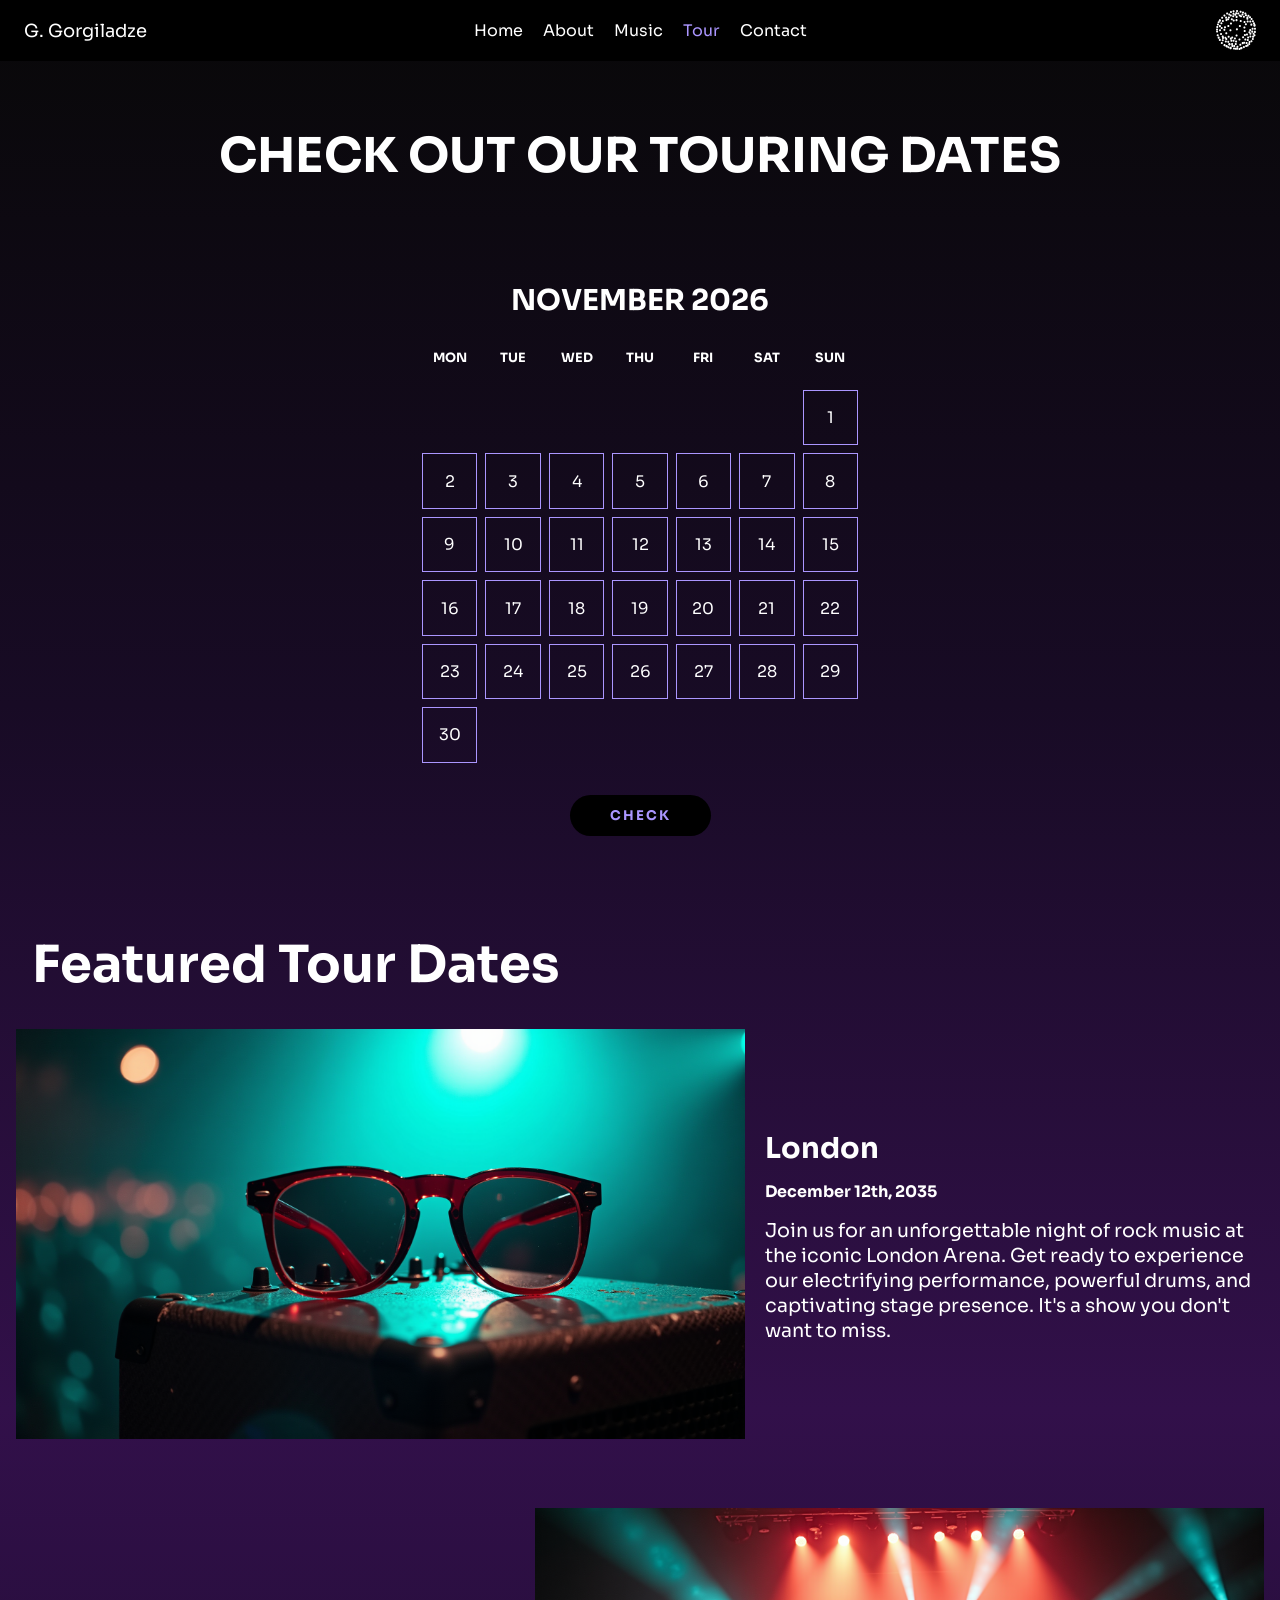
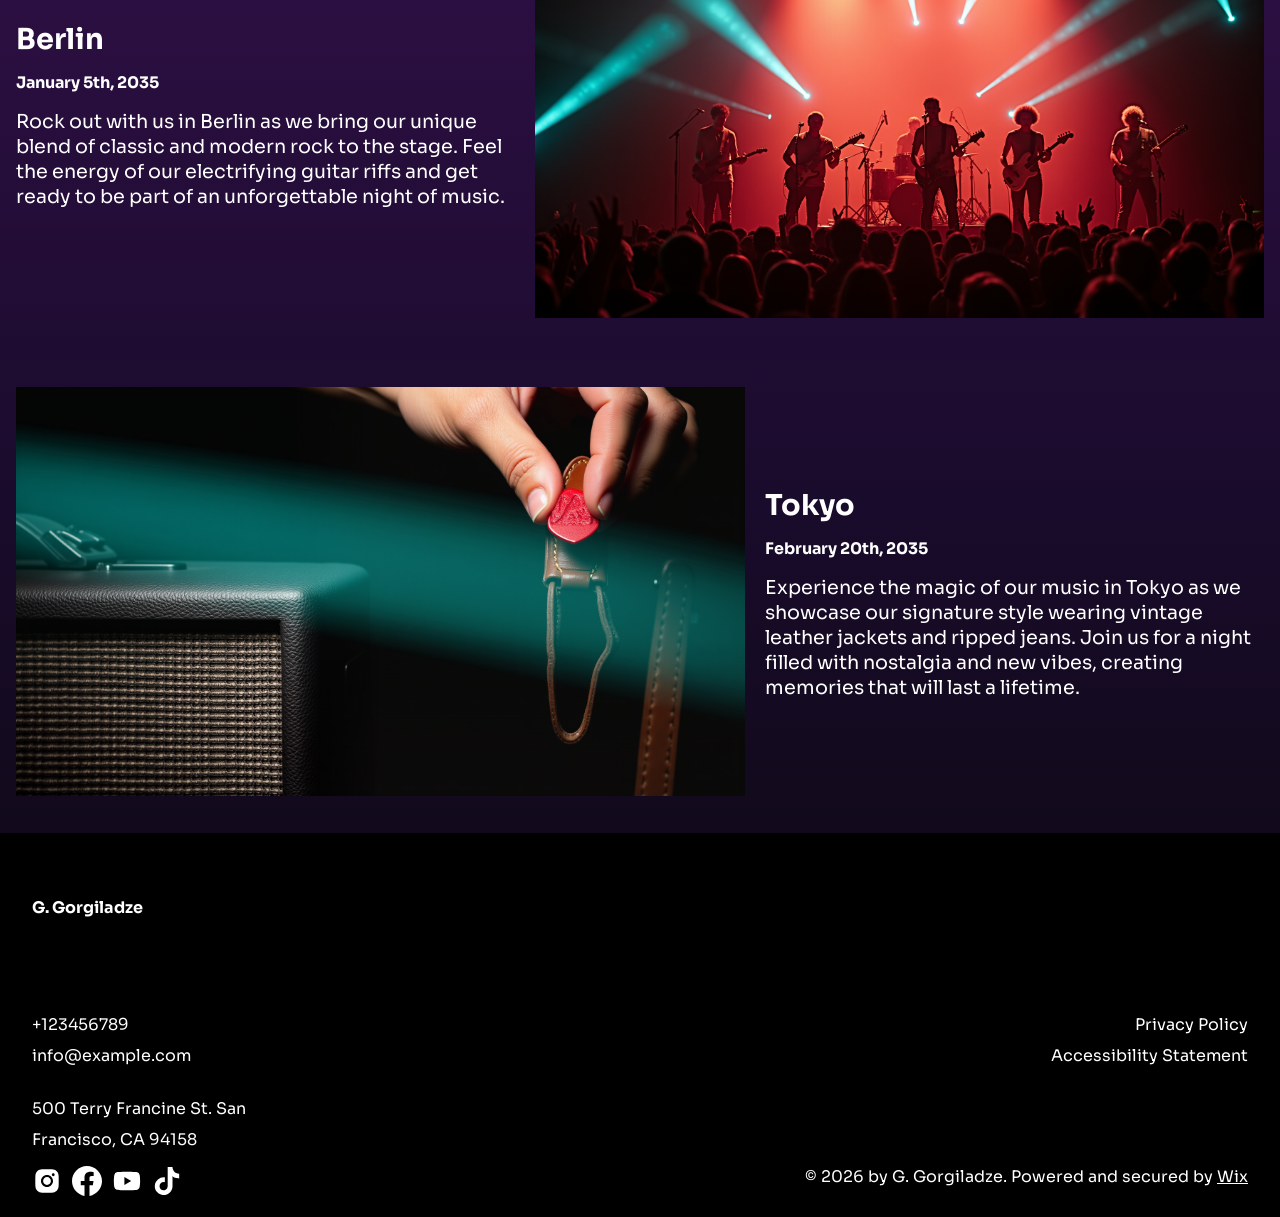
<file: pages/tour.html>
<!doctype html>
<html lang="en">
  <head>
    <meta charset="UTF-8" />
    <meta name="viewport" content="width=device-width, initial-scale=1.0" />
    <title>Rock 'N' Roll Fever | Tours</title>
    <meta
      name="description"
      content="Explore upcoming rock concerts, tour schedules, live performances, and special events. Stay updated with the latest rock music events."
    />
    <meta
      name="keywords"
      content="rock concerts, upcoming rock tours, rock tour dates, live rock music, concert calendar, rock events"
    />
    <link rel="stylesheet" href="../styles/style.css" />
    <link rel="stylesheet" href="../styles/tour.css" />
  </head>
  <body>
    <header class="header">
      <div class="name">
        <a href="../index.html">G. Gorgiladze</a>
      </div>
      <nav class="navbar" id="navbar">
        <a href="../index.html" class="home"> Home </a>
        <a href="./about.html" class="about">About</a>
        <a href="./music.html" class="music">Music</a>
        <a href="./tour.html" class="tour active">Tour</a>
        <a href="./contact.html" class="contact">Contact</a>
      </nav>

      <button class="hamburger-btn" id="hamburger">
        <span class="hamburger-line"></span>
        <span class="hamburger-line"></span>
        <span class="hamburger-line"></span>
      </button>

      <div class="logo-container">
        <a href="../index.html">
          <svg
            preserveAspectRatio="none"
            data-bbox="20.001 20.001 159.998 159.998"
            viewBox="20.001 20.001 159.998 159.998"
            height="40"
            width="40"
            xmlns="http://www.w3.org/2000/svg"
            data-type="color"
            role="presentation"
            aria-hidden="true"
            aria-label=""
          >
            <defs>
              <style>
                #comp-m8bzujiv svg [data-color="1"] {
                  fill: #ffffff;
                }
              </style>
            </defs>
            <g>
              <path
                fill="#ffffff"
                d="M39.724 61.018c0 2.279-1.857 4.126-4.148 4.126-2.29 0-4.148-1.847-4.148-4.126 0-2.279 1.857-4.126 4.148-4.126 2.29 0 4.148 1.847 4.148 4.126z"
                data-color="1"
              ></path>
              <path
                fill="#ffffff"
                d="M28.297 97.723c0 2.279-1.857 4.126-4.148 4.126-2.29 0-4.148-1.847-4.148-4.126 0-2.279 1.857-4.126 4.148-4.126 2.29 0 4.148 1.847 4.148 4.126z"
                data-color="1"
              ></path>
              <path
                fill="#ffffff"
                d="M28.474 106.453c0 2.279-1.857 4.126-4.148 4.126-2.29 0-4.148-1.847-4.148-4.126 0-2.279 1.857-4.126 4.148-4.126 2.29 0 4.148 1.847 4.148 4.126z"
                data-color="1"
              ></path>
              <path
                fill="#ffffff"
                d="M30.931 121.193c0 2.279-1.857 4.126-4.148 4.126-2.29 0-4.148-1.847-4.148-4.126 0-2.279 1.857-4.126 4.148-4.126 2.29 0 4.148 1.847 4.148 4.126z"
                data-color="1"
              ></path>
              <path
                fill="#ffffff"
                d="M34.899 130.507c0 2.279-1.857 4.126-4.148 4.126-2.29 0-4.148-1.847-4.148-4.126 0-2.279 1.857-4.126 4.148-4.126 2.29 0 4.148 1.847 4.148 4.126z"
                data-color="1"
              ></path>
              <path
                fill="#ffffff"
                d="M47.437 151.662c0 2.279-1.857 4.126-4.148 4.126-2.29 0-4.148-1.847-4.148-4.126 0-2.279 1.857-4.126 4.148-4.126 2.29 0 4.148 1.847 4.148 4.126z"
                data-color="1"
              ></path>
              <path
                fill="#ffffff"
                d="M58.229 160.503c0 2.279-1.857 4.126-4.148 4.126-2.29 0-4.148-1.847-4.148-4.126 0-2.279 1.857-4.126 4.148-4.126 2.29 0 4.148 1.847 4.148 4.126z"
                data-color="1"
              ></path>
              <path
                fill="#ffffff"
                d="M67.434 166.028c0 2.279-1.857 4.126-4.148 4.126-2.29 0-4.148-1.847-4.148-4.126 0-2.279 1.857-4.126 4.148-4.126 2.29 0 4.148 1.847 4.148 4.126z"
                data-color="1"
              ></path>
              <path
                fill="#ffffff"
                d="M82.194 172.659c0 2.279-1.857 4.126-4.148 4.126-2.29 0-4.148-1.847-4.148-4.126 0-2.279 1.857-4.126 4.148-4.126 2.29 0 4.148 1.847 4.148 4.126z"
                data-color="1"
              ></path>
              <path
                fill="#ffffff"
                d="M77.909 156.398c0 2.279-1.857 4.126-4.148 4.126-2.29 0-4.148-1.847-4.148-4.126 0-2.279 1.857-4.126 4.148-4.126 2.29 0 4.148 1.847 4.148 4.126z"
                data-color="1"
              ></path>
              <path
                fill="#ffffff"
                d="M73.306 147.4c0 2.279-1.857 4.126-4.148 4.126-2.29 0-4.148-1.847-4.148-4.126 0-2.279 1.857-4.126 4.148-4.126 2.29 0 4.148 1.847 4.148 4.126z"
                data-color="1"
              ></path>
              <path
                fill="#ffffff"
                d="M63.466 145.979c0 2.279-1.857 4.126-4.148 4.126-2.29 0-4.148-1.847-4.148-4.126 0-2.279 1.857-4.126 4.148-4.126 2.29 0 4.148 1.847 4.148 4.126z"
                data-color="1"
              ></path>
              <path
                fill="#ffffff"
                d="M51.087 141.243c0 2.279-1.857 4.126-4.148 4.126-2.29 0-4.148-1.847-4.148-4.126 0-2.279 1.857-4.126 4.148-4.126 2.29 0 4.148 1.847 4.148 4.126z"
                data-color="1"
              ></path>
              <path
                fill="#ffffff"
                d="M52.198 131.613c0 2.279-1.857 4.126-4.148 4.126-2.29 0-4.148-1.847-4.148-4.126 0-2.279 1.857-4.126 4.148-4.126 2.29 0 4.148 1.847 4.148 4.126z"
                data-color="1"
              ></path>
              <path
                fill="#ffffff"
                d="M50.928 125.771c0 2.279-1.857 4.126-4.148 4.126-2.29 0-4.148-1.847-4.148-4.126 0-2.279 1.857-4.126 4.148-4.126 2.29 0 4.148 1.847 4.148 4.126z"
                data-color="1"
              ></path>
              <path
                fill="#ffffff"
                d="M65.371 112.984c0 2.279-1.857 4.126-4.148 4.126-2.29 0-4.148-1.847-4.148-4.126 0-2.279 1.857-4.126 4.148-4.126 2.29 0 4.148 1.847 4.148 4.126z"
                data-color="1"
              ></path>
              <path
                fill="#ffffff"
                d="M65.371 136.349c0 2.279-1.857 4.126-4.148 4.126-2.29 0-4.148-1.847-4.148-4.126 0-2.279 1.857-4.126 4.148-4.126 2.29 0 4.148 1.847 4.148 4.126z"
                data-color="1"
              ></path>
              <path
                fill="#ffffff"
                d="M83.622 134.612c0 2.279-1.857 4.126-4.148 4.126-2.29 0-4.148-1.847-4.148-4.126 0-2.279 1.857-4.126 4.148-4.126 2.29 0 4.148 1.847 4.148 4.126z"
                data-color="1"
              ></path>
              <path
                fill="#ffffff"
                d="M74.734 127.35c0 2.279-1.857 4.126-4.148 4.126-2.29 0-4.148-1.847-4.148-4.126 0-2.279 1.857-4.126 4.148-4.126 2.29 0 4.148 1.847 4.148 4.126z"
                data-color="1"
              ></path>
              <path
                fill="#ffffff"
                d="M81.876 101.301c0 2.279-1.857 4.126-4.148 4.126-2.29 0-4.148-1.847-4.148-4.126 0-2.279 1.857-4.126 4.148-4.126 2.29 0 4.148 1.847 4.148 4.126z"
                data-color="1"
              ></path>
              <path
                fill="#ffffff"
                d="M73.623 84.093c0 2.279-1.857 4.126-4.148 4.126-2.29 0-4.148-1.847-4.148-4.126 0-2.279 1.857-4.126 4.148-4.126 2.29 0 4.148 1.847 4.148 4.126z"
                data-color="1"
              ></path>
              <path
                fill="#ffffff"
                d="M60.133 89.303c0 2.279-1.857 4.126-4.148 4.126-2.29 0-4.148-1.847-4.148-4.126 0-2.279 1.857-4.126 4.148-4.126 2.29 0 4.148 1.847 4.148 4.126z"
                data-color="1"
              ></path>
              <path
                fill="#ffffff"
                d="M72.512 56.94c0 2.279-1.857 4.126-4.148 4.126-2.29 0-4.148-1.847-4.148-4.126 0-2.279 1.857-4.126 4.148-4.126 2.29 0 4.148 1.847 4.148 4.126z"
                data-color="1"
              ></path>
              <path
                fill="#ffffff"
                d="M57.594 99.407c0 2.279-1.857 4.126-4.148 4.126-2.29 0-4.148-1.847-4.148-4.126 0-2.279 1.857-4.126 4.148-4.126 2.29 0 4.148 1.847 4.148 4.126z"
                data-color="1"
              ></path>
              <path
                fill="#ffffff"
                d="M99.81 133.665c0 2.279-1.857 4.126-4.148 4.126-2.29 0-4.148-1.847-4.148-4.126 0-2.279 1.857-4.126 4.148-4.126 2.29 0 4.148 1.847 4.148 4.126z"
                data-color="1"
              ></path>
              <path
                fill="#ffffff"
                d="M88.542 156.398c0 2.279-1.857 4.126-4.148 4.126-2.29 0-4.148-1.847-4.148-4.126 0-2.279 1.857-4.126 4.148-4.126 2.29 0 4.148 1.847 4.148 4.126z"
                data-color="1"
              ></path>
              <path
                fill="#ffffff"
                d="M85.685 142.821c0 2.279-1.857 4.126-4.148 4.126-2.29 0-4.148-1.847-4.148-4.126 0-2.279 1.857-4.126 4.148-4.126 2.29 0 4.148 1.847 4.148 4.126z"
                data-color="1"
              ></path>
              <path
                fill="#ffffff"
                d="M103.143 155.767c0 2.279-1.857 4.126-4.148 4.126-2.29 0-4.148-1.847-4.148-4.126 0-2.279 1.857-4.126 4.148-4.126 2.29 0 4.148 1.847 4.148 4.126z"
                data-color="1"
              ></path>
              <path
                fill="#ffffff"
                d="M97.112 163.66c0 2.279-1.857 4.126-4.148 4.126-2.29 0-4.148-1.847-4.148-4.126 0-2.279 1.857-4.126 4.148-4.126 2.29 0 4.148 1.847 4.148 4.126z"
                data-color="1"
              ></path>
              <path
                fill="#ffffff"
                d="M96.16 174.238c0 2.279-1.857 4.126-4.148 4.126-2.29 0-4.148-1.847-4.148-4.126 0-2.279 1.857-4.126 4.148-4.126 2.29 0 4.148 1.847 4.148 4.126z"
                data-color="1"
              ></path>
              <path
                fill="#ffffff"
                d="M108.698 174.553c0 2.279-1.857 4.126-4.148 4.126-2.29 0-4.148-1.847-4.148-4.126 0-2.279 1.857-4.126 4.148-4.126 2.29 0 4.148 1.847 4.148 4.126z"
                data-color="1"
              ></path>
              <path
                fill="#ffffff"
                d="M124.251 172.659c0 2.279-1.857 4.126-4.148 4.126-2.29 0-4.148-1.847-4.148-4.126 0-2.279 1.857-4.126 4.148-4.126 2.29 0 4.148 1.847 4.148 4.126z"
                data-color="1"
              ></path>
              <path
                fill="#ffffff"
                d="M39.501 139.506c0 2.279-1.857 4.126-4.148 4.126-2.29 0-4.148-1.847-4.148-4.126 0-2.279 1.857-4.126 4.148-4.126 2.29 0 4.148 1.847 4.148 4.126z"
                data-color="1"
              ></path>
              <path
                fill="#ffffff"
                d="M44.263 116.299c0 2.279-1.857 4.126-4.148 4.126-2.29 0-4.148-1.847-4.148-4.126 0-2.279 1.857-4.126 4.148-4.126 2.29 0 4.148 1.847 4.148 4.126z"
                data-color="1"
              ></path>
              <path
                fill="#ffffff"
                d="M40.136 100.67c0 2.279-1.857 4.126-4.148 4.126-2.29 0-4.148-1.847-4.148-4.126 0-2.279 1.857-4.126 4.148-4.126 2.29 0 4.148 1.847 4.148 4.126z"
                data-color="1"
              ></path>
              <path
                fill="#ffffff"
                d="M46.961 92.303c0 2.279-1.857 4.126-4.148 4.126-2.29 0-4.148-1.847-4.148-4.126 0-2.279 1.857-4.126 4.148-4.126 2.29 0 4.148 1.847 4.148 4.126z"
                data-color="1"
              ></path>
              <path
                fill="#ffffff"
                d="M39.819 84.567c0 2.279-1.857 4.126-4.148 4.126-2.29 0-4.148-1.847-4.148-4.126 0-2.279 1.857-4.126 4.148-4.126 2.29 0 4.148 1.847 4.148 4.126z"
                data-color="1"
              ></path>
              <path
                fill="#ffffff"
                d="M45.691 72.885c0 2.279-1.857 4.126-4.148 4.126-2.29 0-4.148-1.847-4.148-4.126 0-2.279 1.857-4.126 4.148-4.126 2.29 0 4.148 1.847 4.148 4.126z"
                data-color="1"
              ></path>
              <path
                fill="#ffffff"
                d="M34.687 69.301c0 2.279-1.857 4.126-4.148 4.126-2.29 0-4.148-1.847-4.148-4.126 0-2.279 1.857-4.126 4.148-4.126 2.29 0 4.148 1.847 4.148 4.126z"
                data-color="1"
              ></path>
              <path
                fill="#ffffff"
                d="M31.891 77.899c0 2.279-1.857 4.126-4.148 4.126-2.29 0-4.148-1.847-4.148-4.126 0-2.279 1.857-4.126 4.148-4.126 2.29 0 4.148 1.847 4.148 4.126z"
                data-color="1"
              ></path>
              <path
                fill="#ffffff"
                d="M29.193 88.003c0 2.279-1.857 4.126-4.148 4.126-2.29 0-4.148-1.847-4.148-4.126 0-2.279 1.857-4.126 4.148-4.126 2.29 0 4.148 1.847 4.148 4.126z"
                data-color="1"
              ></path>
              <path
                fill="#ffffff"
                d="M178.16 82.797c0 2.279-1.857 4.126-4.148 4.126-2.29 0-4.148-1.847-4.148-4.126 0-2.279 1.857-4.126 4.148-4.126 2.29 0 4.148 1.847 4.148 4.126z"
                data-color="1"
              ></path>
              <path
                fill="#ffffff"
                d="M160.148 48.805c0 2.279-1.857 4.126-4.148 4.126-2.29 0-4.148-1.847-4.148-4.126 0-2.279 1.857-4.126 4.148-4.126 2.29 0 4.148 1.847 4.148 4.126z"
                data-color="1"
              ></path>
              <path
                fill="#ffffff"
                d="M153.817 42.757c0 2.279-1.857 4.126-4.148 4.126-2.29 0-4.148-1.847-4.148-4.126 0-2.279 1.857-4.126 4.148-4.126 2.29 0 4.148 1.847 4.148 4.126z"
                data-color="1"
              ></path>
              <path
                fill="#ffffff"
                d="M141.602 34.062c0 2.279-1.857 4.126-4.148 4.126-2.29 0-4.148-1.847-4.148-4.126 0-2.279 1.857-4.126 4.148-4.126 2.29 0 4.148 1.847 4.148 4.126z"
                data-color="1"
              ></path>
              <path
                fill="#ffffff"
                d="M132.175 30.266c0 2.279-1.857 4.126-4.148 4.126-2.29 0-4.148-1.847-4.148-4.126 0-2.279 1.857-4.126 4.148-4.126 2.29 0 4.148 1.847 4.148 4.126z"
                data-color="1"
              ></path>
              <path
                fill="#ffffff"
                d="M108.271 24.127c0 2.279-1.857 4.126-4.148 4.126-2.29 0-4.148-1.847-4.148-4.126 0-2.279 1.857-4.126 4.148-4.126 2.29 0 4.148 1.847 4.148 4.126z"
                data-color="1"
              ></path>
              <path
                fill="#ffffff"
                d="M94.356 25.466c0 2.279-1.857 4.126-4.148 4.126-2.29 0-4.148-1.847-4.148-4.126 0-2.279 1.857-4.126 4.148-4.126 2.29 0 4.148 1.847 4.148 4.126z"
                data-color="1"
              ></path>
              <path
                fill="#ffffff"
                d="M83.919 28.034c0 2.279-1.857 4.126-4.148 4.126-2.29 0-4.148-1.847-4.148-4.126 0-2.279 1.857-4.126 4.148-4.126 2.29 0 4.148 1.847 4.148 4.126z"
                data-color="1"
              ></path>
              <path
                fill="#ffffff"
                d="M68.769 33.727c0 2.279-1.857 4.126-4.148 4.126-2.29 0-4.148-1.847-4.148-4.126 0-2.279 1.857-4.126 4.148-4.126 2.29 0 4.148 1.847 4.148 4.126z"
                data-color="1"
              ></path>
              <path
                fill="#ffffff"
                d="M83.358 42.211c0 2.279-1.857 4.126-4.148 4.126-2.29 0-4.148-1.847-4.148-4.126 0-2.279 1.857-4.126 4.148-4.126 2.29 0 4.148 1.847 4.148 4.126z"
                data-color="1"
              ></path>
              <path
                fill="#ffffff"
                d="M77.327 37.79c0 2.279-1.857 4.126-4.148 4.126-2.29 0-4.148-1.847-4.148-4.126 0-2.279 1.857-4.126 4.148-4.126 2.29 0 4.148 1.847 4.148 4.126z"
                data-color="1"
              ></path>
              <path
                fill="#ffffff"
                d="M93.009 45.337c0 2.279-1.857 4.126-4.148 4.126-2.29 0-4.148-1.847-4.148-4.126 0-2.279 1.857-4.126 4.148-4.126 2.29 0 4.148 1.847 4.148 4.126z"
                data-color="1"
              ></path>
              <path
                fill="#ffffff"
                d="M100.977 39.42c0 2.279-1.857 4.126-4.148 4.126-2.29 0-4.148-1.847-4.148-4.126 0-2.279 1.857-4.126 4.148-4.126 2.29 0 4.148 1.847 4.148 4.126z"
                data-color="1"
              ></path>
              <path
                fill="#ffffff"
                d="M93.994 35c0 2.279-1.857 4.126-4.148 4.126-2.29 0-4.148-1.847-4.148-4.126 0-2.279 1.857-4.126 4.148-4.126 2.29 0 4.148 1.847 4.148 4.126z"
                data-color="1"
              ></path>
              <path
                fill="#ffffff"
                d="M113.097 34.062c0 2.279-1.857 4.126-4.148 4.126-2.29 0-4.148-1.847-4.148-4.126 0-2.279 1.857-4.126 4.148-4.126 2.29 0 4.148 1.847 4.148 4.126z"
                data-color="1"
              ></path>
              <path
                fill="#ffffff"
                d="M105.162 33.43c0 2.279-1.857 4.126-4.148 4.126-2.29 0-4.148-1.847-4.148-4.126 0-2.279 1.857-4.126 4.148-4.126 2.29 0 4.148 1.847 4.148 4.126z"
                data-color="1"
              ></path>
              <path
                fill="#ffffff"
                d="M119.157 41.653c0 2.279-1.857 4.126-4.148 4.126-2.29 0-4.148-1.847-4.148-4.126 0-2.279 1.857-4.126 4.148-4.126 2.29 0 4.148 1.847 4.148 4.126z"
                data-color="1"
              ></path>
              <path
                fill="#ffffff"
                d="M124.207 44.89c0 2.279-1.857 4.126-4.148 4.126-2.29 0-4.148-1.847-4.148-4.126 0-2.279 1.857-4.126 4.148-4.126 2.29 0 4.148 1.847 4.148 4.126z"
                data-color="1"
              ></path>
              <path
                fill="#ffffff"
                d="M123.085 64.091c0 2.279-1.857 4.126-4.148 4.126-2.29 0-4.148-1.847-4.148-4.126 0-2.279 1.857-4.126 4.148-4.126 2.29 0 4.148 1.847 4.148 4.126z"
                data-color="1"
              ></path>
              <path
                fill="#ffffff"
                d="M106.476 47.569c0 2.279-1.857 4.126-4.148 4.126-2.29 0-4.148-1.847-4.148-4.126 0-2.279 1.857-4.126 4.148-4.126 2.29 0 4.148 1.847 4.148 4.126z"
                data-color="1"
              ></path>
              <path
                fill="#ffffff"
                d="M94.805 61.635c0 2.279-1.857 4.126-4.148 4.126-2.29 0-4.148-1.847-4.148-4.126 0-2.279 1.857-4.126 4.148-4.126 2.29 0 4.148 1.847 4.148 4.126z"
                data-color="1"
              ></path>
              <path
                fill="#ffffff"
                d="M106.251 60.518c0 2.279-1.857 4.126-4.148 4.126-2.29 0-4.148-1.847-4.148-4.126 0-2.279 1.857-4.126 4.148-4.126 2.29 0 4.148 1.847 4.148 4.126z"
                data-color="1"
              ></path>
              <path
                fill="#ffffff"
                d="M119.718 83.961c0 2.279-1.857 4.126-4.148 4.126-2.29 0-4.148-1.847-4.148-4.126 0-2.279 1.857-4.126 4.148-4.126 2.29 0 4.148 1.847 4.148 4.126z"
                data-color="1"
              ></path>
              <path
                fill="#ffffff"
                d="M137.786 90.324c0 2.279-1.857 4.126-4.148 4.126-2.29 0-4.148-1.847-4.148-4.126 0-2.279 1.857-4.126 4.148-4.126 2.29 0 4.148 1.847 4.148 4.126z"
                data-color="1"
              ></path>
              <path
                fill="#ffffff"
                d="M143.622 77.152c0 2.279-1.857 4.126-4.148 4.126-2.29 0-4.148-1.847-4.148-4.126 0-2.279 1.857-4.126 4.148-4.126 2.29 0 4.148 1.847 4.148 4.126z"
                data-color="1"
              ></path>
              <path
                fill="#ffffff"
                d="M157.874 108.743c0 2.279-1.857 4.126-4.148 4.126-2.29 0-4.148-1.847-4.148-4.126 0-2.279 1.857-4.126 4.148-4.126 2.29 0 4.148 1.847 4.148 4.126z"
                data-color="1"
              ></path>
              <path
                fill="#ffffff"
                d="M138.235 68.221c0 2.279-1.857 4.126-4.148 4.126-2.29 0-4.148-1.847-4.148-4.126 0-2.279 1.857-4.126 4.148-4.126 2.29 0 4.148 1.847 4.148 4.126z"
                data-color="1"
              ></path>
              <path
                fill="#ffffff"
                d="M84.031 73.691c0 2.279-1.857 4.126-4.148 4.126-2.29 0-4.148-1.847-4.148-4.126 0-2.279 1.857-4.126 4.148-4.126 2.29 0 4.148 1.847 4.148 4.126z"
                data-color="1"
              ></path>
              <path
                fill="#ffffff"
                d="M75.839 49.69c0 2.279-1.857 4.126-4.148 4.126-2.29 0-4.148-1.847-4.148-4.126 0-2.279 1.857-4.126 4.148-4.126 2.29 0 4.148 1.847 4.148 4.126z"
                data-color="1"
              ></path>
              <path
                fill="#ffffff"
                d="M87.51 57.281c0 2.279-1.857 4.126-4.148 4.126-2.29 0-4.148-1.847-4.148-4.126 0-2.279 1.857-4.126 4.148-4.126 2.29 0 4.148 1.847 4.148 4.126z"
                data-color="1"
              ></path>
              <path
                fill="#ffffff"
                d="M65.963 60.407c0 2.279-1.857 4.126-4.148 4.126-2.29 0-4.148-1.847-4.148-4.126 0-2.279 1.857-4.126 4.148-4.126 2.29 0 4.148 1.847 4.148 4.126z"
                data-color="1"
              ></path>
              <path
                fill="#ffffff"
                d="M64.617 50.583c0 2.279-1.857 4.126-4.148 4.126-2.29 0-4.148-1.847-4.148-4.126 0-2.279 1.857-4.126 4.148-4.126 2.29 0 4.148 1.847 4.148 4.126z"
                data-color="1"
              ></path>
              <path
                fill="#ffffff"
                d="M57.771 42.434c0 2.279-1.857 4.126-4.148 4.126-2.29 0-4.148-1.847-4.148-4.126 0-2.279 1.857-4.126 4.148-4.126 2.29 0 4.148 1.847 4.148 4.126z"
                data-color="1"
              ></path>
              <path
                fill="#ffffff"
                d="M48.681 51.03c0 2.279-1.857 4.126-4.148 4.126-2.29 0-4.148-1.847-4.148-4.126 0-2.279 1.857-4.126 4.148-4.126 2.29 0 4.148 1.847 4.148 4.126z"
                data-color="1"
              ></path>
              <path
                fill="#ffffff"
                d="M51.538 63.659c0 2.279-1.857 4.126-4.148 4.126-2.29 0-4.148-1.847-4.148-4.126 0-2.279 1.857-4.126 4.148-4.126 2.29 0 4.148 1.847 4.148 4.126z"
                data-color="1"
              ></path>
              <path
                fill="#ffffff"
                d="M39.03 63.309c0 2.279-1.857 4.126-4.148 4.126-2.29 0-4.148-1.847-4.148-4.126 0-2.279 1.857-4.126 4.148-4.126 2.29 0 4.148 1.847 4.148 4.126z"
                data-color="1"
              ></path>
              <path
                fill="#ffffff"
                d="M122.524 27.141c0 2.279-1.857 4.126-4.148 4.126-2.29 0-4.148-1.847-4.148-4.126 0-2.279 1.857-4.126 4.148-4.126 2.29 0 4.148 1.847 4.148 4.126z"
                data-color="1"
              ></path>
              <path
                fill="#ffffff"
                d="M135.654 46.899c0 2.279-1.857 4.126-4.148 4.126-2.29 0-4.148-1.847-4.148-4.126 0-2.279 1.857-4.126 4.148-4.126 2.29 0 4.148 1.847 4.148 4.126z"
                data-color="1"
              ></path>
              <path
                fill="#ffffff"
                d="M149.682 55.049c0 2.279-1.857 4.126-4.148 4.126-2.29 0-4.148-1.847-4.148-4.126 0-2.279 1.857-4.126 4.148-4.126 2.29 0 4.148 1.847 4.148 4.126z"
                data-color="1"
              ></path>
              <path
                fill="#ffffff"
                d="M149.682 49.681c0 2.279-1.857 4.126-4.148 4.126-2.29 0-4.148-1.847-4.148-4.126 0-2.279 1.857-4.126 4.148-4.126 2.29 0 4.148 1.847 4.148 4.126z"
                data-color="1"
              ></path>
              <path
                fill="#ffffff"
                d="M143.975 40.909c0 2.279-1.857 4.126-4.148 4.126-2.29 0-4.148-1.847-4.148-4.126 0-2.279 1.857-4.126 4.148-4.126 2.29 0 4.148 1.847 4.148 4.126z"
                data-color="1"
              ></path>
              <path
                fill="#ffffff"
                d="M129.984 38.328c0 2.279-1.857 4.126-4.148 4.126-2.29 0-4.148-1.847-4.148-4.126 0-2.279 1.857-4.126 4.148-4.126 2.29 0 4.148 1.847 4.148 4.126z"
                data-color="1"
              ></path>
              <path
                fill="#ffffff"
                d="M150.804 65.765c0 2.279-1.857 4.126-4.148 4.126-2.29 0-4.148-1.847-4.148-4.126 0-2.279 1.857-4.126 4.148-4.126 2.29 0 4.148 1.847 4.148 4.126z"
                data-color="1"
              ></path>
              <path
                fill="#ffffff"
                d="M161.353 66.212c0 2.279-1.857 4.126-4.148 4.126-2.29 0-4.148-1.847-4.148-4.126 0-2.279 1.857-4.126 4.148-4.126 2.29 0 4.148 1.847 4.148 4.126z"
                data-color="1"
              ></path>
              <path
                fill="#ffffff"
                d="M165.505 78.603c0 2.279-1.857 4.126-4.148 4.126-2.29 0-4.148-1.847-4.148-4.126 0-2.279 1.857-4.126 4.148-4.126 2.29 0 4.148 1.847 4.148 4.126z"
                data-color="1"
              ></path>
              <path
                fill="#ffffff"
                d="M175.834 73.397c0 2.279-1.857 4.126-4.148 4.126-2.29 0-4.148-1.847-4.148-4.126 0-2.279 1.857-4.126 4.148-4.126 2.29 0 4.148 1.847 4.148 4.126z"
                data-color="1"
              ></path>
              <path
                fill="#ffffff"
                d="M171.698 65.35c0 2.279-1.857 4.126-4.148 4.126-2.29 0-4.148-1.847-4.148-4.126 0-2.279 1.857-4.126 4.148-4.126 2.29 0 4.148 1.847 4.148 4.126z"
                data-color="1"
              ></path>
              <path
                fill="#ffffff"
                d="M166.424 56.308c0 2.279-1.857 4.126-4.148 4.126-2.29 0-4.148-1.847-4.148-4.126 0-2.279 1.857-4.126 4.148-4.126 2.29 0 4.148 1.847 4.148 4.126z"
                data-color="1"
              ></path>
              <path
                fill="#ffffff"
                d="M65.863 163.654c0 2.279-1.857 4.126-4.148 4.126-2.29 0-4.148-1.847-4.148-4.126 0-2.279 1.857-4.126 4.148-4.126 2.29 0 4.148 1.847 4.148 4.126z"
                data-color="1"
              ></path>
              <path
                fill="#ffffff"
                d="M102.762 175.02c0 2.279-1.857 4.126-4.148 4.126-2.29 0-4.148-1.847-4.148-4.126 0-2.279 1.857-4.126 4.148-4.126 2.29 0 4.148 1.847 4.148 4.126z"
                data-color="1"
              ></path>
              <path
                fill="#ffffff"
                d="M109.951 166.951c0 2.279-1.857 4.126-4.148 4.126-2.29 0-4.148-1.847-4.148-4.126 0-2.279 1.857-4.126 4.148-4.126 2.29 0 4.148 1.847 4.148 4.126z"
                data-color="1"
              ></path>
              <path
                fill="#ffffff"
                d="M126.356 172.4c0 2.279-1.857 4.126-4.148 4.126-2.29 0-4.148-1.847-4.148-4.126 0-2.279 1.857-4.126 4.148-4.126 2.29 0 4.148 1.847 4.148 4.126z"
                data-color="1"
              ></path>
              <path
                fill="#ffffff"
                d="M135.72 168.454c0 2.279-1.857 4.126-4.148 4.126-2.29 0-4.148-1.847-4.148-4.126 0-2.279 1.857-4.126 4.148-4.126 2.29 0 4.148 1.847 4.148 4.126z"
                data-color="1"
              ></path>
              <path
                fill="#ffffff"
                d="M156.987 155.982c0 2.279-1.857 4.126-4.148 4.126-2.29 0-4.148-1.847-4.148-4.126 0-2.279 1.857-4.126 4.148-4.126 2.29 0 4.148 1.847 4.148 4.126z"
                data-color="1"
              ></path>
              <path
                fill="#ffffff"
                d="M165.875 145.247c0 2.279-1.857 4.126-4.148 4.126-2.29 0-4.148-1.847-4.148-4.126 0-2.279 1.857-4.126 4.148-4.126 2.29 0 4.148 1.847 4.148 4.126z"
                data-color="1"
              ></path>
              <path
                fill="#ffffff"
                d="M171.429 136.09c0 2.279-1.857 4.126-4.148 4.126-2.29 0-4.148-1.847-4.148-4.126 0-2.279 1.857-4.126 4.148-4.126 2.29 0 4.148 1.847 4.148 4.126z"
                data-color="1"
              ></path>
              <path
                fill="#ffffff"
                d="M178.095 121.408c0 2.279-1.857 4.126-4.148 4.126-2.29 0-4.148-1.847-4.148-4.126 0-2.279 1.857-4.126 4.148-4.126 2.29 0 4.148 1.847 4.148 4.126z"
                data-color="1"
              ></path>
              <path
                fill="#ffffff"
                d="M161.748 125.671c0 2.279-1.857 4.126-4.148 4.126-2.29 0-4.148-1.847-4.148-4.126 0-2.279 1.857-4.126 4.148-4.126 2.29 0 4.148 1.847 4.148 4.126z"
                data-color="1"
              ></path>
              <path
                fill="#ffffff"
                d="M172.54 126.618c0 2.279-1.857 4.126-4.148 4.126-2.29 0-4.148-1.847-4.148-4.126 0-2.279 1.857-4.126 4.148-4.126 2.29 0 4.148 1.847 4.148 4.126z"
                data-color="1"
              ></path>
              <path
                fill="#ffffff"
                d="M152.702 130.249c0 2.279-1.857 4.126-4.148 4.126-2.29 0-4.148-1.847-4.148-4.126 0-2.279 1.857-4.126 4.148-4.126 2.29 0 4.148 1.847 4.148 4.126z"
                data-color="1"
              ></path>
              <path
                fill="#ffffff"
                d="M151.273 140.037c0 2.279-1.857 4.126-4.148 4.126-2.29 0-4.148-1.847-4.148-4.126 0-2.279 1.857-4.126 4.148-4.126 2.29 0 4.148 1.847 4.148 4.126z"
                data-color="1"
              ></path>
              <path
                fill="#ffffff"
                d="M146.512 152.351c0 2.279-1.857 4.126-4.148 4.126-2.29 0-4.148-1.847-4.148-4.126 0-2.279 1.857-4.126 4.148-4.126 2.29 0 4.148 1.847 4.148 4.126z"
                data-color="1"
              ></path>
              <path
                fill="#ffffff"
                d="M150.639 161.507c0 2.279-1.857 4.126-4.148 4.126-2.29 0-4.148-1.847-4.148-4.126 0-2.279 1.857-4.126 4.148-4.126 2.29 0 4.148 1.847 4.148 4.126z"
                data-color="1"
              ></path>
              <path
                fill="#ffffff"
                d="M136.831 151.246c0 2.279-1.857 4.126-4.148 4.126-2.29 0-4.148-1.847-4.148-4.126 0-2.279 1.857-4.126 4.148-4.126 2.29 0 4.148 1.847 4.148 4.126z"
                data-color="1"
              ></path>
              <path
                fill="#ffffff"
                d="M130.959 152.509c0 2.279-1.857 4.126-4.148 4.126-2.29 0-4.148-1.847-4.148-4.126 0-2.279 1.857-4.126 4.148-4.126 2.29 0 4.148 1.847 4.148 4.126z"
                data-color="1"
              ></path>
              <path
                fill="#ffffff"
                d="M118.104 138.142c0 2.279-1.857 4.126-4.148 4.126-2.29 0-4.148-1.847-4.148-4.126 0-2.279 1.857-4.126 4.148-4.126 2.29 0 4.148 1.847 4.148 4.126z"
                data-color="1"
              ></path>
              <path
                fill="#ffffff"
                d="M141.592 138.142c0 2.279-1.857 4.126-4.148 4.126-2.29 0-4.148-1.847-4.148-4.126 0-2.279 1.857-4.126 4.148-4.126 2.29 0 4.148 1.847 4.148 4.126z"
                data-color="1"
              ></path>
              <path
                fill="#ffffff"
                d="M139.847 119.987c0 2.279-1.857 4.126-4.148 4.126-2.29 0-4.148-1.847-4.148-4.126 0-2.279 1.857-4.126 4.148-4.126 2.29 0 4.148 1.847 4.148 4.126z"
                data-color="1"
              ></path>
              <path
                fill="#ffffff"
                d="M132.546 128.828c0 2.279-1.857 4.126-4.148 4.126-2.29 0-4.148-1.847-4.148-4.126 0-2.279 1.857-4.126 4.148-4.126 2.29 0 4.148 1.847 4.148 4.126z"
                data-color="1"
              ></path>
              <path
                fill="#ffffff"
                d="M106.359 121.724c0 2.279-1.857 4.126-4.148 4.126-2.29 0-4.148-1.847-4.148-4.126 0-2.279 1.857-4.126 4.148-4.126 2.29 0 4.148 1.847 4.148 4.126z"
                data-color="1"
              ></path>
              <path
                fill="#ffffff"
                d="M89.06 129.933c0 2.279-1.857 4.126-4.148 4.126-2.29 0-4.148-1.847-4.148-4.126 0-2.279 1.857-4.126 4.148-4.126 2.29 0 4.148 1.847 4.148 4.126z"
                data-color="1"
              ></path>
              <path
                fill="#ffffff"
                d="M94.298 143.352c0 2.279-1.857 4.126-4.148 4.126-2.29 0-4.148-1.847-4.148-4.126 0-2.279 1.857-4.126 4.148-4.126 2.29 0 4.148 1.847 4.148 4.126z"
                data-color="1"
              ></path>
              <path
                fill="#ffffff"
                d="M61.763 131.038c0 2.279-1.857 4.126-4.148 4.126-2.29 0-4.148-1.847-4.148-4.126 0-2.279 1.857-4.126 4.148-4.126 2.29 0 4.148 1.847 4.148 4.126z"
                data-color="1"
              ></path>
              <path
                fill="#ffffff"
                d="M104.455 145.878c0 2.279-1.857 4.126-4.148 4.126-2.29 0-4.148-1.847-4.148-4.126 0-2.279 1.857-4.126 4.148-4.126 2.29 0 4.148 1.847 4.148 4.126z"
                data-color="1"
              ></path>
              <path
                fill="#ffffff"
                d="M138.894 103.884c0 2.279-1.857 4.126-4.148 4.126-2.29 0-4.148-1.847-4.148-4.126 0-2.279 1.857-4.126 4.148-4.126 2.29 0 4.148 1.847 4.148 4.126z"
                data-color="1"
              ></path>
              <path
                fill="#ffffff"
                d="M161.748 115.093c0 2.279-1.857 4.126-4.148 4.126-2.29 0-4.148-1.847-4.148-4.126 0-2.279 1.857-4.126 4.148-4.126 2.29 0 4.148 1.847 4.148 4.126z"
                data-color="1"
              ></path>
              <path
                fill="#ffffff"
                d="M148.099 117.935c0 2.279-1.857 4.126-4.148 4.126-2.29 0-4.148-1.847-4.148-4.126 0-2.279 1.857-4.126 4.148-4.126 2.29 0 4.148 1.847 4.148 4.126z"
                data-color="1"
              ></path>
              <path
                fill="#ffffff"
                d="M161.113 100.569c0 2.279-1.857 4.126-4.148 4.126-2.29 0-4.148-1.847-4.148-4.126 0-2.279 1.857-4.126 4.148-4.126 2.29 0 4.148 1.847 4.148 4.126z"
                data-color="1"
              ></path>
              <path
                fill="#ffffff"
                d="M169.049 106.568c0 2.279-1.857 4.126-4.148 4.126-2.29 0-4.148-1.847-4.148-4.126 0-2.279 1.857-4.126 4.148-4.126 2.29 0 4.148 1.847 4.148 4.126z"
                data-color="1"
              ></path>
              <path
                fill="#ffffff"
                d="M179.682 107.515c0 2.279-1.857 4.126-4.148 4.126-2.29 0-4.148-1.847-4.148-4.126 0-2.279 1.857-4.126 4.148-4.126 2.29 0 4.148 1.847 4.148 4.126z"
                data-color="1"
              ></path>
              <path
                fill="#ffffff"
                d="M179.999 95.044c0 2.279-1.857 4.126-4.148 4.126-2.29 0-4.148-1.847-4.148-4.126 0-2.279 1.857-4.126 4.148-4.126 2.29 0 4.148 1.847 4.148 4.126z"
                data-color="1"
              ></path>
              <path
                fill="#ffffff"
                d="M174.457 115.166c0 2.279-1.857 4.126-4.148 4.126-2.29 0-4.148-1.847-4.148-4.126 0-2.279 1.857-4.126 4.148-4.126 2.29 0 4.148 1.847 4.148 4.126z"
                data-color="1"
              ></path>
              <path
                fill="#ffffff"
                d="M170.477 95.359c0 2.279-1.857 4.126-4.148 4.126-2.29 0-4.148-1.847-4.148-4.126 0-2.279 1.857-4.126 4.148-4.126 2.29 0 4.148 1.847 4.148 4.126z"
                data-color="1"
              ></path>
              <path
                fill="#ffffff"
                d="M178.095 79.572c0 2.279-1.857 4.126-4.148 4.126-2.29 0-4.148-1.847-4.148-4.126 0-2.279 1.857-4.126 4.148-4.126 2.29 0 4.148 1.847 4.148 4.126z"
                data-color="1"
              ></path>
              <path
                fill="#ffffff"
                d="M144.766 163.875c0 2.279-1.857 4.126-4.148 4.126-2.29 0-4.148-1.847-4.148-4.126 0-2.279 1.857-4.126 4.148-4.126 2.29 0 4.148 1.847 4.148 4.126z"
                data-color="1"
              ></path>
              <path
                fill="#ffffff"
                d="M121.437 159.139c0 2.279-1.857 4.126-4.148 4.126-2.29 0-4.148-1.847-4.148-4.126 0-2.279 1.857-4.126 4.148-4.126 2.29 0 4.148 1.847 4.148 4.126z"
                data-color="1"
              ></path>
              <path
                fill="#ffffff"
                d="M118.104 175.873c0 2.279-1.857 4.126-4.148 4.126-2.29 0-4.148-1.847-4.148-4.126 0-2.279 1.857-4.126 4.148-4.126 2.29 0 4.148 1.847 4.148 4.126z"
                data-color="1"
              ></path>
              <path
                fill="#ffffff"
                d="M107.81 97.469c0 2.279-1.857 4.126-4.148 4.126-2.29 0-4.148-1.847-4.148-4.126 0-2.279 1.857-4.126 4.148-4.126 2.29 0 4.148 1.847 4.148 4.126z"
                data-color="1"
              ></path>
              <path
                fill="#ffffff"
                d="M89.536 163.56c0 2.279-1.857 4.126-4.148 4.126-2.29 0-4.148-1.847-4.148-4.126 0-2.279 1.857-4.126 4.148-4.126 2.29 0 4.148 1.847 4.148 4.126z"
                data-color="1"
              ></path>
              <path
                fill="#ffffff"
                d="M77.792 157.718c0 2.279-1.857 4.126-4.148 4.126-2.29 0-4.148-1.847-4.148-4.126 0-2.279 1.857-4.126 4.148-4.126 2.29 0 4.148 1.847 4.148 4.126z"
                data-color="1"
              ></path>
              <path
                fill="#ffffff"
                d="M74.189 168.664c0 2.279-1.857 4.126-4.148 4.126-2.29 0-4.148-1.847-4.148-4.126 0-2.279 1.857-4.126 4.148-4.126 2.29 0 4.148 1.847 4.148 4.126z"
                data-color="1"
              ></path>
              <path
                fill="#ffffff"
                d="M82.833 171.445c0 2.279-1.857 4.126-4.148 4.126-2.29 0-4.148-1.847-4.148-4.126 0-2.279 1.857-4.126 4.148-4.126 2.29 0 4.148 1.847 4.148 4.126z"
                data-color="1"
              ></path>
              <path
                fill="#ffffff"
                d="M158.313 147.795c0 2.279-1.857 4.126-4.148 4.126-2.29 0-4.148-1.847-4.148-4.126 0-2.279 1.857-4.126 4.148-4.126 2.29 0 4.148 1.847 4.148 4.126z"
                data-color="1"
              ></path>
            </g>
          </svg>
        </a>
      </div>
    </header>

    <section class="calendar">
      <h2>Check out our touring dates</h2>

      <div class="calendar-container">
        <h3>November 2026</h3>
        <form class="calendar-form">
          <div class="calendar-grid">
            <span>MON</span>
            <span>TUE</span>
            <span>WED</span>
            <span>THU</span>
            <span>FRI</span>
            <span>SAT</span>
            <span>SUN</span>

            <div></div>
            <div></div>
            <div></div>
            <div></div>
            <div></div>
            <div></div>

            <input type="checkbox" id="day1" />
            <label for="day1">1</label>

            <input type="checkbox" id="day2" />
            <label for="day2">2</label>

            <input type="checkbox" id="day3" />
            <label for="day3">3</label>

            <input type="checkbox" id="day4" />
            <label for="day4">4</label>

            <input type="checkbox" id="day5" />
            <label for="day5">5</label>

            <input type="checkbox" id="day6" />
            <label for="day6">6</label>

            <input type="checkbox" id="day7" />
            <label for="day7">7</label>

            <input type="checkbox" id="day8" />
            <label for="day8">8</label>

            <input type="checkbox" id="day9" />
            <label for="day9">9</label>

            <input type="checkbox" id="day10" />
            <label for="day10">10</label>

            <input type="checkbox" id="day11" />
            <label for="day11">11</label>

            <input type="checkbox" id="day12" />
            <label for="day12">12</label>

            <input type="checkbox" id="day13" />
            <label for="day13">13</label>

            <input type="checkbox" id="day14" />
            <label for="day14">14</label>

            <input type="checkbox" id="day15" />
            <label for="day15">15</label>

            <input type="checkbox" id="day16" />
            <label for="day16">16</label>

            <input type="checkbox" id="day17" />
            <label for="day17">17</label>

            <input type="checkbox" id="day18" />
            <label for="day18">18</label>

            <input type="checkbox" id="day19" />
            <label for="day19">19</label>

            <input type="checkbox" id="day20" />
            <label for="day20">20</label>

            <input type="checkbox" id="day21" />
            <label for="day21">21</label>

            <input type="checkbox" id="day22" />
            <label for="day22">22</label>

            <input type="checkbox" id="day23" />
            <label for="day23">23</label>

            <input type="checkbox" id="day24" />
            <label for="day24">24</label>

            <input type="checkbox" id="day25" />
            <label for="day25">25</label>

            <input type="checkbox" id="day26" />
            <label for="day26">26</label>

            <input type="checkbox" id="day27" />
            <label for="day27">27</label>

            <input type="checkbox" id="day28" />
            <label for="day28">28</label>

            <input type="checkbox" id="day29" />
            <label for="day29">29</label>

            <input type="checkbox" id="day30" />
            <label for="day30">30</label>
          </div>

          <button class="calendar-check">CHECK</button>
        </form>
      </div>
    </section>
    <section class="tour">
      <h1>Featured Tour Dates</h1>
      <div class="tour-container">
        <div class="tour-img">
          <img src="../img/tour-1.png" alt="glasses on the amplifier" />
        </div>
        <div class="tour-details">
          <h2>London</h2>
          <h5>December 12th, 2035</h5>
          <p>
            Join us for an unforgettable night of rock music at the iconic
            London Arena. Get ready to experience our electrifying performance,
            powerful drums, and captivating stage presence. It's a show you
            don't want to miss.
          </p>
        </div>
      </div>
      <div class="tour-container">
        <div class="tour-img">
          <img src="../img/tour-2.png" alt="band on the stage wideshot" />
        </div>
        <div class="tour-details">
          <h2>Berlin</h2>
          <h5>January 5th, 2035</h5>
          <p>
            Rock out with us in Berlin as we bring our unique blend of classic
            and modern rock to the stage. Feel the energy of our electrifying
            guitar riffs and get ready to be part of an unforgettable night of
            music.
          </p>
        </div>
      </div>
      <div class="tour-container">
        <div class="tour-img">
          <img src="../img/tour-3.png" alt="hand holding a guitar pick" />
        </div>
        <div class="tour-details">
          <h2>Tokyo</h2>
          <h5>February 20th, 2035</h5>
          <p>
            Experience the magic of our music in Tokyo as we showcase our
            signature style wearing vintage leather jackets and ripped jeans.
            Join us for a night filled with nostalgia and new vibes, creating
            memories that will last a lifetime.
          </p>
        </div>
      </div>
    </section>
    <footer class="footer">
      <h4 class="name-2"><a href="#top">G. Gorgiladze</a></h4>
      <div class="footer-info">
        <div class="footer-contact">
          <a href="tel:+123456789">+123456789</a>
          <a href="mailto:info@example.com">info@example.com</a>
        </div>

        <div class="footer-links">
          <a href="./privacy.html">Privacy Policy</a>
          <a href="./Accessibility.html">Accessibility Statement</a>
        </div>
      </div>
      <div class="footer-address">
        <p class="address-ln-1">500 Terry Francine St. San</p>
        <p class="address-ln-2">Francisco, CA 94158</p>
      </div>
      <div class="last-row">
        <div class="social">
          <a href="https://www.instagram.com/">
            <svg
              class="instagram"
              xmlns="http://www.w3.org/2000/svg"
              width="1em"
              height="1em"
              viewBox="0 0 1024 1024"
            >
              <path d="M0 0h1024v1024H0z" fill="none" />
              <path
                fill="currentColor"
                d="M512 378.7c-73.4 0-133.3 59.9-133.3 133.3S438.6 645.3 512 645.3S645.3 585.4 645.3 512S585.4 378.7 512 378.7M911.8 512c0-55.2.5-109.9-2.6-165c-3.1-64-17.7-120.8-64.5-167.6c-46.9-46.9-103.6-61.4-167.6-64.5c-55.2-3.1-109.9-2.6-165-2.6c-55.2 0-109.9-.5-165 2.6c-64 3.1-120.8 17.7-167.6 64.5C132.6 226.3 118.1 283 115 347c-3.1 55.2-2.6 109.9-2.6 165s-.5 109.9 2.6 165c3.1 64 17.7 120.8 64.5 167.6c46.9 46.9 103.6 61.4 167.6 64.5c55.2 3.1 109.9 2.6 165 2.6c55.2 0 109.9.5 165-2.6c64-3.1 120.8-17.7 167.6-64.5c46.9-46.9 61.4-103.6 64.5-167.6c3.2-55.1 2.6-109.8 2.6-165M512 717.1c-113.5 0-205.1-91.6-205.1-205.1S398.5 306.9 512 306.9S717.1 398.5 717.1 512S625.5 717.1 512 717.1m213.5-370.7c-26.5 0-47.9-21.4-47.9-47.9s21.4-47.9 47.9-47.9s47.9 21.4 47.9 47.9a47.84 47.84 0 0 1-47.9 47.9"
              />
            </svg>
          </a>
          <a href="https://www.facebook.com/wix">
            <svg
              class="facebook"
              xmlns="http://www.w3.org/2000/svg"
              width="1em"
              height="1em"
              viewBox="0 0 24 24"
            >
              <path d="M0 0h24v24H0z" fill="none" />
              <g fill="none">
                <g clip-path="url(#SVGXv8lpc2Y)">
                  <path
                    fill="currentColor"
                    fill-rule="evenodd"
                    d="M0 12.067C0 18.034 4.333 22.994 10 24v-8.667H7V12h3V9.333c0-3 1.933-4.666 4.667-4.666c.866 0 1.8.133 2.666.266V8H15.8c-1.467 0-1.8.733-1.8 1.667V12h3.2l-.533 3.333H14V24c5.667-1.006 10-5.966 10-11.933C24 5.43 18.6 0 12 0S0 5.43 0 12.067"
                    clip-rule="evenodd"
                  />
                </g>
                <defs>
                  <clipPath id="SVGXv8lpc2Y">
                    <path fill="#fff" d="M0 0h24v24H0z" />
                  </clipPath>
                </defs>
              </g>
            </svg>
          </a>
          <a
            href="https://music.youtube.com/watch?v=4K6cvc27_CE&list=RDAMVM4K6cvc27_CE"
          >
            <svg
              class="youtube"
              xmlns="http://www.w3.org/2000/svg"
              width="1em"
              height="1em"
              viewBox="0 0 1024 1024"
            >
              <path d="M0 0h1024v1024H0z" fill="none" />
              <path
                fill="currentColor"
                d="M941.3 296.1a112.3 112.3 0 0 0-79.2-79.3C792.2 198 512 198 512 198s-280.2 0-350.1 18.7A112.12 112.12 0 0 0 82.7 296C64 366 64 512 64 512s0 146 18.7 215.9c10.3 38.6 40.7 69 79.2 79.3C231.8 826 512 826 512 826s280.2 0 350.1-18.8c38.6-10.3 68.9-40.7 79.2-79.3C960 658 960 512 960 512s0-146-18.7-215.9M423 646V378l232 133z"
              />
            </svg>
          </a>
          <a href="https://www.tiktok.com/">
            <svg
              class="tiktok"
              xmlns="http://www.w3.org/2000/svg"
              width="1em"
              height="1em"
              viewBox="0 0 24 24"
            >
              <path d="M0 0h24v24H0z" fill="none" />
              <path
                fill="currentColor"
                d="M19.321 5.562a5 5 0 0 1-.443-.258a6.2 6.2 0 0 1-1.137-.966c-.849-.971-1.166-1.956-1.282-2.645h.004c-.097-.573-.057-.943-.05-.943h-3.865v14.943q.002.3-.008.595l-.004.073q0 .016-.003.033v.009a3.28 3.28 0 0 1-1.65 2.604a3.2 3.2 0 0 1-1.6.422c-1.8 0-3.26-1.468-3.26-3.281s1.46-3.282 3.26-3.282c.341 0 .68.054 1.004.16l.005-3.936a7.18 7.18 0 0 0-5.532 1.62a7.6 7.6 0 0 0-1.655 2.04c-.163.281-.779 1.412-.853 3.246c-.047 1.04.266 2.12.415 2.565v.01c.093.262.457 1.158 1.049 1.913a7.9 7.9 0 0 0 1.674 1.58v-.01l.009.01c1.87 1.27 3.945 1.187 3.945 1.187c.359-.015 1.562 0 2.928-.647c1.515-.718 2.377-1.787 2.377-1.787a7.4 7.4 0 0 0 1.296-2.153c.35-.92.466-2.022.466-2.462V8.273c.047.028.672.441.672.441s.9.577 2.303.952c1.006.267 2.363.324 2.363.324V6.153c-.475.052-1.44-.098-2.429-.59"
              />
            </svg>
          </a>
        </div>
        <div class="copyright">
          © 2026 by G. Gorgiladze. Powered and secured by
          <a
            href="https://www.wix.com/?experimentsoff=specs.thunderbolt.viewport_hydration_extended_react_18"
            class="wix"
            >Wix</a
          >
        </div>
      </div>
    </footer>
    <script src="../js/script.js"></script>
  </body>
</html>
</file>
<file: styles/style.css>
*, *::before, *::after {
    box-sizing: border-box;
    margin: 0;
    padding: 0;
    text-decoration: none;
}

html {
    scroll-behavior: smooth;
}

input,
textarea,
button {
    color: white;
    font-family: 'Sora', 'Sans Serif';
    resize: none;
}

@font-face {
    font-family:'Sora';
    src: url(../fonts/Sora/Sora-VariableFont_wght.ttf);
}

@keyframes fadeIn {
    0% {
        opacity: 0;
    }
    100% {
        opacity: 1;
    }
}

@keyframes fadeInUp {
  0% {
    opacity: 0;
    transform: translateY(20px);
  }
  100% {
    opacity: 1;
    transform: translateY(0);
  }
}

@keyframes bounceInLeft {
    0% {
        opacity: 0;
        transform: translateX(-100vw);
    }

    60% {
        opacity: 1;
        transform: translateX(30px);
    }

    75% {
        transform: translateX(-15px);
    }

    85% {
        transform: translateX(10px);
    }

    92% {
        transform: translateX(-5px);
    }

    100% {
        opacity: 1;
        transform: translateX(0);
    }
}

@keyframes slideInRight {
    0% {
        opacity: 0;
        transform: translateX(-100%);
    }
    100% { 
        opacity: 1;
        transform: translateX(0);
    }
}

@keyframes slideInLeft {
    0% {
        opacity: 0;
        transform: translateX(100%);
    }
    100% {
        opacity: 1;
        transform: translateX(0);
    }
}

@keyframes slideDownBounce {
    0% {
        opacity: 0;
        transform: translateY(-40px);
    }

    40% {
        opacity: 1;
        transform: translateY(0);
    }

    55% {
        transform: translateY(-15px);
    }

    70% {
        transform: translateY(0);
    }

    82% {
        transform: translateY(-7px);
    }

    92% {
        transform: translateY(0);
    }

    97% {
        transform: translateY(-3px);
    }

    100% {
        transform: translateY(0);
    }
}

@keyframes highlight {
    0% {
        transform: scale(1);
        box-shadow: 0 0 0 transparent;
    }

    30% {
        transform: scale(1.08);
        box-shadow: 0 0 30px white;
    }

    60% {
        transform: scale(1.08);
        box-shadow: 0 0 30px white;
    }

    100% {
        transform: scale(1);
        box-shadow: 0 0 0 transparent;
    }
}

body {
    font-family: 'Sora', 'Sans-Serif';
    color: white;
    background: linear-gradient(
        180deg,
        #080808 0%,
        #180b25 25%,
        #32104a 50%,
        #190b2b 75%,
        #080808 100%
    );
} 

a, a:visited {
    color: white;
    transition: color 0.5s ease;
}

a:hover {
    color: #ab96ff;
}

.navbar a.active,
.music-navbar a.active {
    color: #ab96ff;
}

.music-header {
    display: flex;
    justify-content: space-between;
    align-items: center;
    width: 100%;
    padding: 2rem;
    gap: 2rem;
}

.music-title {
    display: flex;
    flex-direction: column;
    opacity: 0;
    animation: slideInRight 1s ease-in-out 1s forwards;
}

.music-header h1 {
    font-size: clamp(3rem, 6vw, 5rem);
    padding-bottom: 1rem;
    text-transform: uppercase;
}

.music-header h2 {
    font-size: 20px;
}

.music-navigation nav {
    display: flex;
    flex-direction: column;
    gap: 0.8rem;
    opacity: 0;
    animation: slideInLeft 1s ease-in-out 1s forwards;
}

.music-navigation a {
    position: relative;
    transition: 0.3s ease;
}

.music-navigation a:hover {
    transform: translateX(5px);
}

.music-navigation a::after {
    content: "";
    position: absolute;
    bottom: -4px;
    left: 0;
    width: 100%;
    height: 2px;
    background-color: #ab96ff;
    transform: scaleX(0);
    transition: transform 0.3s ease;
}

.music-navigation a:hover::after {
    transform: scaleX(1);
}

.header {
    position: sticky;
    z-index: 100;
    top: 0;
    display: flex;
    align-items: center;
    justify-content: space-between;
    padding: 8px;
    width: 100%;
    background-color: black;
    opacity: 0;
    animation: fadeIn 1s ease-out 1s forwards;
}

.name {
    font-size: large;
    padding-left: 1rem;
}

.navbar {
    display: flex;
    gap: 20px;
    position: absolute;
    left: 50%;
    transform: translateX(-50%);
}

.logo-container {
    padding: 0 1rem;
    transform: translateY(2px);
}

.hamburger-btn {
    display: none;
}



.main-btn {
    display: flex;
    justify-content: center;
    padding: 2rem;
}

.main-btn a,
button {
    border: 1px solid #ab96ff;
    border-radius: 48px;
    padding: 1rem 3rem; 
    color: black;
    background-color: #ab96ff;
    transition: background-color 0.5s ease;
}

.main-btn a:hover,
button:hover {
    background-color: black;
    color: #ab96ff;
}

.footer {
    background-color: black;
}

.footer-info {
    display: flex;
    justify-content: space-between;
    align-items: flex-end;
    padding: 2rem;
}

.footer-address {
    padding: 0 2rem;
    display: flex;
    flex-direction: column;
    gap: 10px;
}

.footer-contact,
.footer-links {
    display: flex;
    flex-direction: column;
    gap: 10px;
}

.footer-links {
    text-align: right;
}

.footer .name-2 {
    padding: 4rem 0 4rem 2rem;
}

.footer .last-row {
    display: flex;
    justify-content: space-between;
    padding: 1rem 2rem;
}

.footer .social {
    display: flex;
    gap: 10px;
}

.footer .last-row .social svg {
    width: 30px;
    height: 30px;
}

.copyright a {
    text-decoration: underline;
}


@media (max-width: 768px) {

    .name {
        position: absolute;
        transform: translateX(-50%);
        left: 50%;
        padding-left: 0.5rem;
    }
    
    .logo-container {
        order: -1;
    }

    .navbar {
        position: fixed;
        inset: 0;
        transform: none;
        background-color: black;
        
        display: flex;
        flex-direction: column;
        justify-content: center;
        align-items: center;
        gap: 35px;

        opacity: 0;
        visibility: hidden;
        transition: 0.3s ease;
        z-index: 101;
    }

    .navbar.open {
        opacity: 1;
        visibility: visible;
    }

    .hamburger-btn {
        display: flex;
        flex-direction: column;
        justify-content: space-between;
        align-items: center;
        width: 35px;
        height: 25px;
        padding: 0;
        background: transparent;
        border: none;
        cursor: pointer;
        z-index: 1001;
}

    .hamburger-line {
        width: 100%;
        height: 3px;
        background-color: white;
        border-radius: 2px;
        transition: 0.3s ease;
    }

    .hamburger-btn.open .hamburger-line:nth-child(1) {
        transform: translateY(11px) rotate(45deg);
    }

    .hamburger-btn.open .hamburger-line:nth-child(2) {
        opacity: 0;
    }

    .hamburger-btn.open .hamburger-line:nth-child(3) {
        transform: translateY(-11px) rotate(-45deg);
    }

    .navbar a {
        font-size: 30px;
    }

    .footer .name-2 {
        padding: 2rem;
        display: flex;
        align-items: center;
        justify-content: center;
    }

    .footer-info {
        flex-direction: column;
        justify-content: center;
        gap: 10px;
        align-items: center;
        padding: 1rem 0;
    }

    .footer-links,
    .footer-contact {
        text-align: center;
    }

    .footer-address {
        align-items: center;
    }

    .footer .last-row {
        flex-direction: column;
        justify-content: center;
        align-items: center;
    }

    .footer .last-row .social {
        padding-bottom: 0.5rem;
    }
}

@media (max-width: 567px) {

    .music-header {
        flex-direction: column;
        justify-content: center;
        align-items: center;
    }

    .music-title h1, .music-title h2 {
        text-align: center;
    }

    .music-header, .single-container {
        padding: 1rem;
    }
}
</file>
<file: styles/home.css>
.hero {
    padding: 1rem;
}

.hero h1 {
    font-size: 8vw;
    width: 100%;
    text-align: center;
    text-transform: uppercase;
    padding: 3rem 0;
    opacity: 0;
    animation: fadeIn 1s ease-in-out 1s forwards;
}

.main-btn a {
    opacity: 0;
    animation: fadeIn 1s ease-in-out 1s forwards;
}

.hero h4 {
    text-align: center;
    font-weight: normal;
    padding: 1rem;
}

.pic-container {
    display: flex;
    align-items: baseline;
    justify-content: center;
    gap: 1rem;
    width: 100%;
}

.pic-container img {
    width: 30%;
    height: 500px;
    object-fit: cover;
    object-position: center;
}

.pic-container img:nth-child(2) {
    height: 550px;
}

.about-section {
    padding: 2rem 0;
}

.about-grid {
    display: grid;
    grid: 1fr 2fr 1fr / repeat(2, 1fr);
    padding: 0 3rem;
}

.about-grid img {
    grid-area: 1 / 2 / 4 / 3;
    object-fit: cover;
    object-position: center;
    width: 100%;
    height: 100%;
    align-self: center;
    padding: 1rem;
}

.about-grid h2,
.universe .row-1 h2,
.testimonials-header,
.form h2  {
    font-size: 3rem;
}

.about-grid p,
.form-text {
    max-width: 300px;
}

.about-grid .main-btn {
    justify-self: start;
    align-self: start;
    padding-left: 0;
    padding-top: 0;
}

.section-line {
    height: 1px;
    background-color: white;
    width: 100%;
    margin-bottom: 2rem;
}

.universe {
    display: flex;
    flex-direction: column;
    padding: 1rem;
}

.universe .main-btn {
    justify-content: flex-start;
    padding: 2rem 0;
}

.universe .row-1 {
    padding: 2rem;
}

.universe .row-2 {
    display: flex;
    justify-content: flex-end;
    padding: 1rem;
}

.row-2-grid {
    display: grid;
    grid-template-columns: 1fr 1fr;
    padding: 1rem;
    gap: 4rem;
    width: 70%;
}

.row-2-grid:first-child {
    justify-items: stretch;
    font-size: larger;
    padding: 2rem;
}
 
.testimonial > p {
    padding-bottom: 2rem;
}

.testimonials {
    padding: 4rem;
}

.testimonials-header {
    padding: 8rem 0;
}

.testimonial {
    padding: 2rem 0;
    max-width: 300px;
}

.testimonials-col {
    display: flex;
    flex-direction: column;
    align-items: center;
}

.testimonial:nth-child(2) {
    align-self: flex-end;
}

section.form {
    display: grid;
    grid: 1fr 5fr / 2fr 1fr;
    padding: 2rem;
}

.form-container {
    display: flex;
    flex-direction: column;
    padding: 2rem;
    width: fit-content;
}

.name-containter {
    display: flex;
    padding-bottom: 1rem;
    justify-content: space-between;
    width: 100%;
    gap: 8px;
}

.email-container,
.phone-container,
.comment-container {
    padding-bottom: 2rem;
} 

.email-container input,
.name-containter input,
.phone-container input,
.comment-container textarea{
    padding: 1rem;
    width: 100%;
    background-color: transparent;
    border: 0;
    border-bottom: 1px solid white;
}

.form-container button {
    width: 100%;
    padding: 1rem 0;
}

.submit-btn {
    padding-top: 1rem;
}

.form-container button:hover {
    cursor: pointer;
}

.form-container button:active {
    transform: scale(0.97);
}

.email-container, 
.phone-container, 
.comment-container {
    width: 100%;
}

.form-text {
    justify-self: end;
    align-self: center;
}

.submit {
    font-size: 1.2rem;
}

.form-header {
    padding-bottom: 2rem;
}

.form-header-container {
    padding: 1rem 2rem;
}

.get-in-touch-form input,
.get-in-touch-form textarea {
    border-bottom: 1px solid white;
    transition: border-bottom-color 0.3s ease, border-bottom-width 0.3s ease;
}

.get-in-touch-form input:hover,
.get-in-touch-form textarea:hover {
    border-bottom: 1px solid #ab96ff;
}

.get-in-touch-form input:focus,
.get-in-touch-form textarea:focus {
    outline: none;
    border-bottom: 3px solid #ab96ff;
}

section.last-pic {
    padding: 1rem;
}

section.last-pic img {
    object-fit: cover;
    height: 100%;
    width: 100%;
}

 .universe h3{
        padding-bottom: 2rem;
    }


@media (max-width: 768px) {

    .row-2 {
        padding-top: 2rem;
    }
    
    .pic-container {
        width: 100%;
        flex-direction: column;
        gap: 1rem;
        align-items: center;
        justify-content: center;
        padding: 0;
    }

    .pic-container img {
        width: 70%;
        object-position: center top;
    }

    .pic-container img:nth-child(2) {
        order: -1;
        height: 500px;
        object-position: center top;
    }

    .about-grid {
        grid-template-columns: 1fr;
        grid-template-rows: repeat(4, auto);
        padding: 0;
    }

    .about-grid img {
        grid-area: auto;
        padding: 0;
    }

    .about-grid h2,
    .about-grid p,
    .about-grid .main-btn {
        padding: 1rem;
        max-width: none;
        width: 100%;
    }

    .universe .row-1 {
        display: flex;
        flex-direction: column;
        align-items: center;
        justify-content: center;
    }

    .row-2-grid {
        grid-template-columns: 1fr;
        padding: 0;
    }

    .universe .row-2 {
        justify-content: center;
    }

    .row-2-grid:first-child {
        justify-items: stretch;
        font-size: larger;
        padding: 0;
    }

    .about-grid h2,
    .universe .row-1 h2,
    .testimonials-header,
    .form h2 {
        display: flex;
        justify-content: center;
        text-align: center;
        font-size: 2rem;
    }

    .testimonials-header {
        padding: 1rem 0;
    }

    section.testimonials {
        padding: 2rem;
    }

    .testimonial:nth-child(2) {
        align-self: center;
    }

    section.form {
        grid-template-columns: 1fr;
        padding: 1rem;
    }

    .form-container {
        grid-row: 2;
        justify-self: center;
        padding: 1rem;
    }

    .form-text {
        justify-self: center;
    }

    .form-text p {
        text-align: center;
    }

    .form-header,
    .form-header-subtext {
        padding-bottom: 1rem;
        text-align: center;
    }

    section.last-pic {
        padding: 0;
    }
}

@media (max-width: 650px) {
    .pic-container img {
        width: 80%;
    }
}

@media (max-width: 550px) {
    
    .name-containter{
        flex-direction: column;
        gap: 0;
    }
}


@media (max-width: 500px) {
    .pic-container img {
        width: 90%;
    }

    section.form .form-header {
        font-size: 2rem;
    }
}

@media (max-width: 350px) {

    section.form .form-header {
        font-size: 1.75rem;
    }
}
</file>
<file: styles/about.css>
.container {
    display: flex;
    justify-content: space-between;
    padding: 3rem 2rem;
}

.text {
    display: flex;
    flex-direction: column;
    padding: 2rem;

}

.text h1 {
    padding-bottom: 2rem;
    opacity: 0;
    animation: fadeInUp 2s ease-out 0.5s forwards;
}



.container p {
    max-width: 50%;
    opacity: 0;
    animation: fadeInUp 2s ease-out 0.5s forwards;
}

.container img {
    object-fit: cover;
    width: 50%;
    height: auto;
    aspect-ratio: 16 / 9;
    opacity: 0;
    animation: slideInRight 1s ease-in 1s forwards;
}

@media (max-width: 1024px) {
  .container {
    flex-direction: column;
    justify-content: center;
    align-items: center;
    padding: 0;
  }

  .text {
    align-items: center;
  }

  .container p {
    max-width: none;
  }

  .container img {
    width: 100%;
    order: -1;
  }
}
</file>
<file: styles/accessibility.css>
body {
    background: #000;
}

article {
    padding: 2rem;
    background-color: black;
}

div.line {
    height: 1px;
    background-color: white;
    margin-bottom: 1rem;
    max-width: 90%;
    margin-inline: auto;
}

.italic {
    font-style: italic;
}

h1, h2 {
    padding-bottom: 1rem;
    font-size: 3rem;
}

p {
    padding-bottom: 2rem;
}

ul li {
    padding-bottom: 1rem;
}

h1, p, h2, ul {
    width: min(80%, 950px);
    margin-inline: auto;
}

@media (max-width: 600px) {
    h1, h2 {
        text-align: center;
        margin-inline: auto;
        font-size: 1.5rem;
    }

    div.line {
        max-width: 100%;
        margin-inline: 0;
    }

    article {
        padding: 1rem 0;
    }
}
</file>
<file: styles/albums.css>
.albums-grid {
    display: grid;
    grid-template-columns: repeat(4, 1fr);
    gap: 30px;
}

.album {
    position: relative;
    display: flex;
    flex-direction: column;
    align-items: center;
    text-align: center;
    gap: 10px;
    scroll-margin-block: 40vh;
    border-radius: 4px;
    opacity: 0;
    animation: fadeInUp 0.7s ease forwards;
}

.album:nth-child(1) { animation-delay: 1.1s; }
.album:nth-child(2) { animation-delay: 1.2s; }
.album:nth-child(3) { animation-delay: 1.3s; }
.album:nth-child(4) { animation-delay: 1.4s; }
.album:nth-child(5) { animation-delay: 1.5s; }
.album:nth-child(6) { animation-delay: 1.6s; }
.album:nth-child(7) { animation-delay: 1.7s; }
.album:nth-child(8) { animation-delay: 1.8s; }

.album::after {
    content: "";
    position: absolute;
    inset: 0;
    pointer-events: none;
    border: 2px solid transparent;
}

.album:target::after {
    animation: highlight 1.2s ease 2s;
}

.album img {
    width: 100%;
    aspect-ratio: 1 / 1;
    object-fit: cover;
}

.albums-grid {
    display: grid;
    grid-template-columns: repeat(4, 1fr);
    gap: 30px;
    padding: 0 2rem 2rem 2rem;
}

.album {
    display: flex;
    flex-direction: column;
    align-items: center;
    gap: 12px;
    padding: 15px;
    background-color: rgba(0, 0, 0, 0.35);
    border: 1px solid rgba(171, 150, 255, 0.15);
    transition: 0.3s ease;
    cursor: pointer;
}

.album img {
    width: 100%;
    aspect-ratio: 1 / 1;
    object-fit: cover;

    transition: 0.3s ease;
}

.album h2 {
    color: white;
    font-size: 18px;
    font-weight: 500;
    text-align: center;
    transition: 0.3s ease;
}

.album p {
    font-size: 14px;
    letter-spacing: 2px;
}

.album:hover {
    transform: translateY(-5px);
    border-color: #ab96ff;
    background-color: rgba(171, 150, 255, 0.07);
}

.album:hover h2 {
    color: #ab96ff;
}

.album:hover img {
    filter: brightness(1.1);
}

@media (max-width: 1000px) {
    .albums-grid {
        grid-template-columns: repeat(2, 1fr);
    }
}

@media (max-width: 550px) {
    .albums-grid {
        grid-template-columns: 1fr;
    }
}
</file>
<file: styles/contact.css>
section.contact {
    display: flex;
    flex-direction: column;
    width: 100%;
    justify-content: center;
    align-items: center;
    padding: 2rem;
    animation: slideDownBounce 1.5s ease-out forwards;
}

section.contact h1,
section.contact p {
    padding: 1rem;
}

section.contact p {
    max-width: 500px;
    text-align: center;
}

.contact-container {
    padding: 2rem;
    min-width: 500px;
    margin: 1rem;
}

label.required span::after {
    content: "*";
    margin-left: 4px;
}

label {
    display: flex;
    flex-direction: column;
}

label span {
    padding-bottom: 1rem;
}

.phone {
    display: flex;
    flex-direction: row;
    align-items: flex-end;
    gap: 0.2rem;
}

.phone label:last-child {
    flex: 1;
}

.name-row {
    display: flex;
    gap: 1rem;
    width: 100%;
}

.name-row label {
    flex: 1;
    min-width: 0;
}

input, select {
    padding: 8px;
}

input,
textarea,
select {
    margin-bottom: 2rem;
}

input, select, textarea {
    background-color: transparent;
    border: 1px solid #ab96ff92;
    border-radius: 8px;
    transition: border-color 0.3s ease, box-shadow 0.3s ease;
}

input:focus, select:focus, textarea:focus {
    border-color: #ab96ff;
    outline: none;
}

select {
    max-width: 76px;
    color: #ab96ff;
}

.text textarea {
    width: 100%;
}

button {
    font-size: larger;
}

@media (max-width:596px) {
    .name-row {
        flex-direction: column;
    }

    .contact-container {
        min-width: 80%;
        margin: 0;
        padding: 1rem;
    }

    section.contact {
        padding: 2rem 1rem;
    }
}
</file>
<file: styles/live.css>
.live-section {
    padding: 2rem;
}

.live-hero {
    min-height: 100vh;
    display: flex;
    justify-content: space-between;
    align-items: center;
    padding: 2rem;
    background: black;
}

.live-hero-content {
    max-width: 750px;
    opacity: 0;
    animation: slideInRight 3s ease-out forwards 1s;
}

.music-navigation {
    align-self: flex-start;
    margin-top: 1rem;
}

.eyebrow,
.section-heading span,
.performance-date {
    color: #8956A5;
    letter-spacing: 3px;
    font-size: 0.8rem;
    font-weight: bold;
}

.live-hero h1 {
    font-size: clamp(3rem, 8vw, 7rem);
    line-height: 1;
    margin: 20px 0;
}

.live-hero h1 span {
    color: #8956A5;
}

.live-hero p {
    max-width: 600px;
    line-height: 1.8;
    color: #bbb;
    font-size: 1.05rem;
}

.section-heading {
    margin-bottom: 2rem;
    padding: 2rem;
}

.section-heading span {
    display: block;
    margin-bottom: 1rem;
}

.section-heading h2 {
    font-size: clamp(1.5rem, 7vw, 3.2rem);
    margin-bottom: 1rem;
}

.section-heading p {
    color: #999;
    max-width: 600px;
    line-height: 1.8;
}

.performance-container {
    display: flex;
    align-items: center;
    gap: 60px;
    margin-bottom: 100px;
}

.performance-container:nth-child(odd) {
    flex-direction: row-reverse;
}

.performance-container .video {
    flex: 1.4;
}

.performance-container img,
.moment-card img,
.performance-container img,
.reunion-section img {
    width: 100%;
}

.performance-container .text {
    flex: 1;
}

.performance-container h2 {
    font-size: clamp(1rem, 4vw, 2.8rem);
    margin: 1rem 0;
}

.performance-container h3 {
    font-size: 1rem;
    margin-bottom: 1rem;
}

.performance-container p {
    color: #aaa;
    line-height: 1.9;
}

.video {
    position: relative;
    width: 100%;
    aspect-ratio: 16 / 9;
    overflow: hidden;
    background: #111;
}

.video iframe {
    width: 100%;
    height: 100%;
    border: none;
}

.moments-section {
    padding-top: 3rem;
    border-top: 1px solid #333;
}

.moments-grid {
    display: grid;
    grid-template-columns: repeat(2, 1fr);
    gap: 40px;
}

.moment-card {
    background: #151515;
    transition: transform 0.3s ease;
}

.moment-card:hover {
    transform: translateY(-8px);
}

.moment-info {
    padding: 2rem;
}

.moment-info span {
    color: #8956A5;
    font-size: 0.75rem;
}

.moment-info h3 {
    margin: 1rem 0;
    font-size: 1.4rem;
}

.moment-info p {
    color: #999;
    line-height: 1.7;
}

.acoustic-section {
    padding-top: 4rem;
    border-top: 1px solid #333;
}

.reunion-section {
    padding: 8rem 3rem;
    text-align: center;
    background: black;
}

.reunion-content {
    max-width: 950px;
    margin: auto;
}

.reunion-content > span {
    color: #8956A5;
    font-size: 0.8rem;
    font-weight: bold;
}

.reunion-content h2 {
    font-size: clamp(3rem, 7vw, 6rem);
    line-height: 1.1;
    margin: 2rem 0;
}

.reunion-content p {
    max-width: 700px;
    margin: 0 auto 4rem;
    color: #aaa;
    line-height: 1.9;
}

.reunion-content h3 {
    margin-top: 3rem;
    color: #8956A5;
}

@media (max-width: 850px) {

    .live-hero {
        min-height: auto;
        flex-direction: column-reverse;
        align-items: flex-start;
        justify-content: center;
        gap: 35px;
        padding: 4rem 2rem;
    }
    

    .live-hero-content {
        max-width: 100%;
        text-align: center;
    }

    .live-hero p {
        max-width: none;
    }

    .live-hero .music-navigation {
        margin: auto;
    }

    .performance-container {
        flex-direction: column-reverse;
        align-items: stretch;
        gap: 25px;
        margin-bottom: 2rem 0;
    }

    .performance-container:nth-child(odd) {
        flex-direction: column-reverse;
    }

    .performance-container .video,
    .performance-container .text {
        width: 100%;
        flex: none;
    }

    .moments-grid {
        grid-template-columns: 1fr;
    }
}

@media (max-width: 600px) {

    .live-hero {
        padding: 4.5rem 1.5rem;
    }

    .live-hero h1 {
        font-size: clamp(2.5rem, 9vw, 4rem);
    }

    .live-hero p {
        font-size: 0.95rem;
    }

    .moments-grid {
        grid-template-columns: 1fr;
        gap: 30px;
    }

    .reunion-section {
        padding: 5rem 1.5rem;
    }

    .reunion-content h2 {
        font-size: clamp(2.5rem, 10vw, 4rem);
    }

}

@media (max-width: 500px) {

    .section-heading h2,
    .section-heading span {
        text-align: center;
    }
    
    .live-section {
        padding: 0 1.5rem;
        margin: 5rem auto;
    }

    .live-hero {
        padding: 3rem 1.2rem;
    }

    .reunion-section {
        padding: 5rem 1.2rem;
    }
}

@media (max-width: 400px) {

    .live-hero {
        padding: 4rem 1rem;
    }

    .live-hero h1 {
        font-size: clamp(1.4rem, 7.5vw, 2.4rem);
        white-space: nowrap;
    }

    .music-navbar {
        gap: 18px;
    }

    .music-navbar a {
        font-size: 0.85rem;
    }

    .live-section {
        padding: 0 1rem;
        margin: 3.75rem auto;
    }

    .section-heading p,
    .performance-container p,
    .moment-info p,
    .reunion-content p {
        font-size: 0.9rem;
    }

    .moment-info {
        padding: 1rem;
    }

    .moment-info h3 {
        font-size: 1.15rem;
    }

    .reunion-section {
        padding: 4rem 1rem;
    }

    .reunion-content h2 {
        font-size: 2.5rem;
    }

    .reunion-content h3 {
        font-size: 0.85rem;
    }

}
</file>
<file: styles/music.css>
section.top {
    display: flex;
    flex-direction: column;
    padding: 2rem;
    opacity: 0;
    animation: fadeInUp 2s ease-out 0.5s forwards;
}

.main {
    display: flex;
    justify-content: space-between;
    padding-bottom: 5rem;
}

.main p, .secondary-text p {
    font-size: small;
}

.main h2,
section.journey h2 {
    font-size: 4rem;
    padding-bottom: 2rem;
}

.main > p {
    max-width: 20%;
    font-size: x-small;
}

.secondary {
    display: flex;
    justify-content: space-between;
    padding-bottom: 3rem;
}

.secondary-text {
    max-width: 20%;
}

.secondary-text h4 {
    font-size: 0.75rem;
    padding-bottom: 2rem;
    white-space: nowrap;
}

.secondary-text h4::after {
    content: "";
    display: block;
    width: 100%;
    height: 1px;
    background-color: white;
    margin-top: 5px;
}

section.journey {
    display: flex;
    flex-direction: column;
    padding: 3rem 2rem;
    opacity: 0;
    animation: fadeInUp 2s ease-out 1.1s forwards;
}

.journey-bot-container {
    display: flex;
    gap: 20px;
    justify-content: space-between;
}

.card {
    display: flex;
    flex-direction: column;
}

.card:nth-child(2) {
    align-items: center;
    flex-direction: column-reverse;
}

.card:last-child {
    align-items: flex-end;
}

.img-container {
    width: 60%;
    aspect-ratio: 4 / 3;
}

.img-container img {
    width: 100%;
    height: 100%;
    object-fit: cover;
}

.title {
    display: flex;
    flex-direction: column;
    width: 60%;
    padding-bottom: 1rem;
}

.title h3 {
    padding: 1rem 0;
    font-size: 1.5rem;
}

@media (max-width: 768px) {
    .main {
        flex-direction: column;
        padding: 0;
    }

    section.top {
        padding: 0.5rem;
    }

    .main > p {
        align-self: flex-end;
        padding: 2rem 0;
        max-width: 145px;
    }

    .secondary {
        flex-direction: column;
        align-items: center;
    }

    .secondary-text {
        padding-bottom: 2rem;
        max-width: 80%;
    }

    .main h2,
    section.journey h2 {
        font-size: 3rem;
    }

    section.journey h2 {
        text-align: center;
    }

    .journey-bot-container {
        display: flex;
        flex-direction: column;
    }

    .card {
        display: flex;
        flex-direction: column;
        align-items: center;
    }

    .card:nth-child(2) {
        align-items: center;
        flex-direction: column;
    }

    .card:last-child {
        align-items: center;
    }

    .title {
        width: 100%;
        align-items: center;
    }

    .img-container {
        width: 70%;
    }

}

@media (max-width: 500px) {

    section.journey {
        padding: 2rem 0;
    }

    .img-container {
        width: 80%;
    }
}

@media (max-width: 450px) {
    
    .img-container {
        width: 90%;
    }
}
</file>
<file: styles/privacy.css>
main {
    width: 100%;
    display: flex;
    flex-direction: column;
}

h1, p.privacy, h4.privacy {
    max-width: 600px;
    width: 100%;
    padding: 1rem;
    margin-inline: auto;
}

p.subtext {
    font-size: small;
}
</file>
<file: styles/singles.css>
.single-container {
    display: flex;
    justify-content: space-between;
    padding: 1rem 2rem;
    opacity: 0;
    animation: slideInLeft 2s ease-in-out 1s forwards;
}

.single-container:nth-child(odd) {
    flex-direction: row-reverse;
    animation: slideInRight 2s ease-in-out 1s forwards;
}

.song {
   width: 40%;
   opacity: 0;
   animation: fadeInUp 1s ease-in-out 3s forwards 
}

.single-info {
    width: 50%;
}

.single-info p,
.single-info h2,
.single-info h3 {
    padding-bottom: 2rem;
}

@media (max-width: 768px) {
    .single-container {
        flex-direction: column-reverse;
        align-items: center;
    }

    .single-container:nth-child(odd) {
        flex-direction: column-reverse;
    }


    .single-info {
        width: 100%;
    }

    .single-info h2, .single-info h3 {
        text-align: center;
    }

    .song {
        width: 100%
    }
}
</file>
<file: styles/tour.css>
.calendar {
    padding: 4rem 1rem;
    text-align: center;
}

.calendar h2 {
    font-size: clamp(1.5rem, 4vw, 3rem);
    text-transform: uppercase;
    margin-bottom: 3rem;
    opacity: 0;
    animation: bounceInLeft 1.5s ease-out 1s forwards;
}

.calendar-container {
    max-width: 500px;
    margin: 0 auto;
    padding: 2rem;
    opacity: 0;
    animation: bounceInLeft 1.5s ease-out 1s forwards;
}

.calendar-container h3 {
    font-size: 1.8rem;
    text-transform: uppercase;
    margin-bottom: 2rem;
}

.calendar-grid {
    display: grid;
    grid-template-columns: repeat(7, 1fr);
    gap: 8px;
}

.calendar-grid span {
    font-size: 0.8rem;
    font-weight: bold;
    padding-bottom: 1rem;
}

.calendar-grid input {
    display: none;
}

.calendar-grid label {
    aspect-ratio: 1;
    display: flex;
    justify-content: center;
    align-items: center;
    border: 1px solid #ab96ff;
    cursor: pointer;
    transition: 0.2s ease;
}

.calendar-grid label:hover {
    background: black;
    transform: scale(1.08);
}

.calendar-grid input:checked + label {
    background: #ab96ff;
    color: black;
}

.calendar-check {
    margin-top: 2rem;
    padding: 12px 40px;
    background: black;
    color: #ab96ff;
    border: none;
    font-weight: bold;
    letter-spacing: 2px;
    cursor: pointer;
    transition: 0.2s ease;
}

.calendar-check:hover {
    background: #ab96ff;
    color: black;
}

.calendar-check:active {
    transform: scale(0.95);
}

section.tour {
    display: flex;
    flex-direction: column;
}

.tour-container {
    display: flex;
    justify-content: space-evenly;
    gap: 20px;
    padding: 2rem 1rem;
}

.tour-details {
    display: flex;
    flex-direction: column;
    justify-content: center;
    max-width: 40%;
    font-size: 1.2rem;
}

.tour-img {
    height: auto;
    max-width: 60%;
    object-fit: cover;
}

.tour-img img {
    object-fit: cover;
    max-width: 100%;
}

.tour-container:nth-child(3) {
    flex-direction: row-reverse;
}

h2, h5 {
    padding-bottom: 1rem;
}

h1 {
    padding-left: 2rem;
    font-size: clamp(2rem, 4vw, 4rem);
}

@media (max-width: 881px) {
    .tour-container {
      padding: 1rem;
      flex-direction: column;
      align-items: center;
    }

    .tour-details,
    .tour-img {
        align-items: center;
        max-width: 80%;
        text-align: center;
        font-size: 1rem;
    }

    .tour-container:nth-child(3) {
        flex-direction: column;
    }

    h1 {
        text-align: center;
        padding: 1rem 1rem;
    }

}

@media (max-width: 534px) {

    .calendar-container {
        padding: 2rem 0;
    }

    .calendar-grid {
        gap: 4px;
    }

    .tour-img {
        max-width: 100%;
    }

    .tour-container {
        padding: 1rem 0;
        text-align: center;
    }
}
</file>
